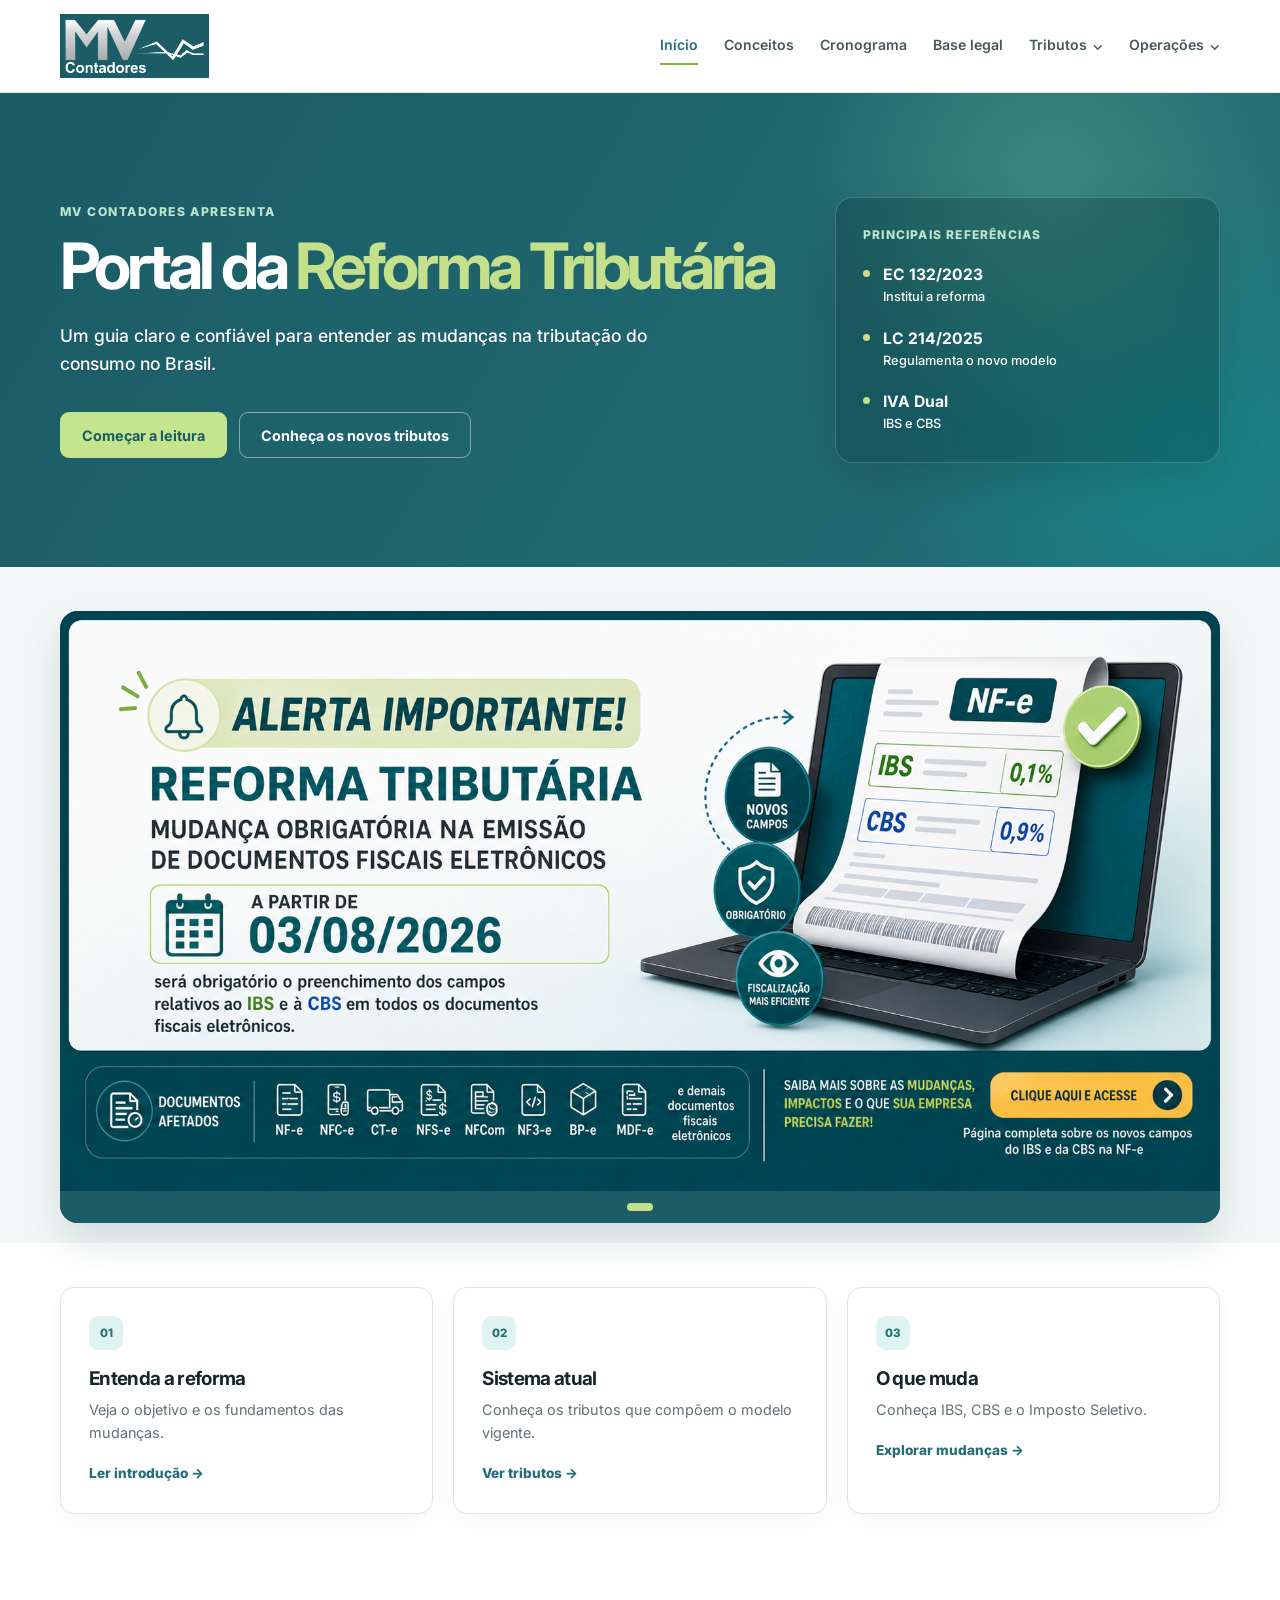
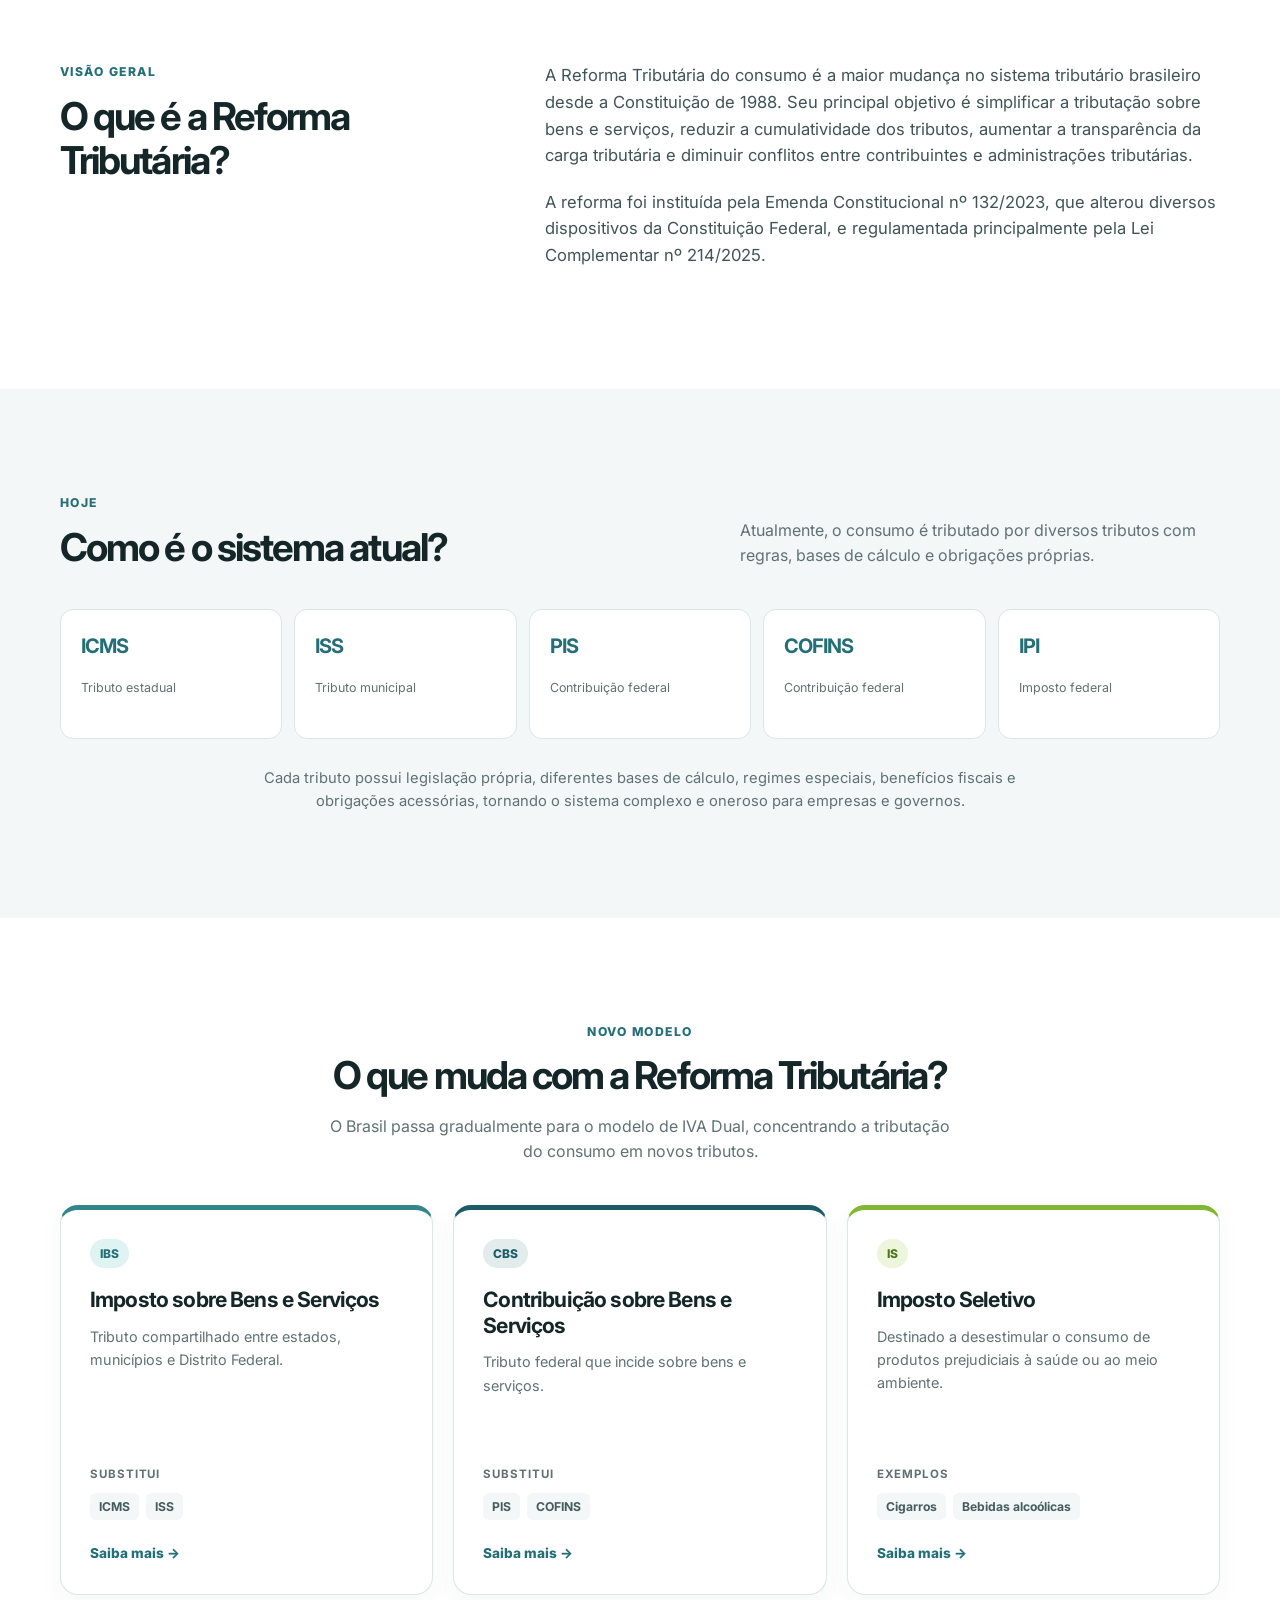
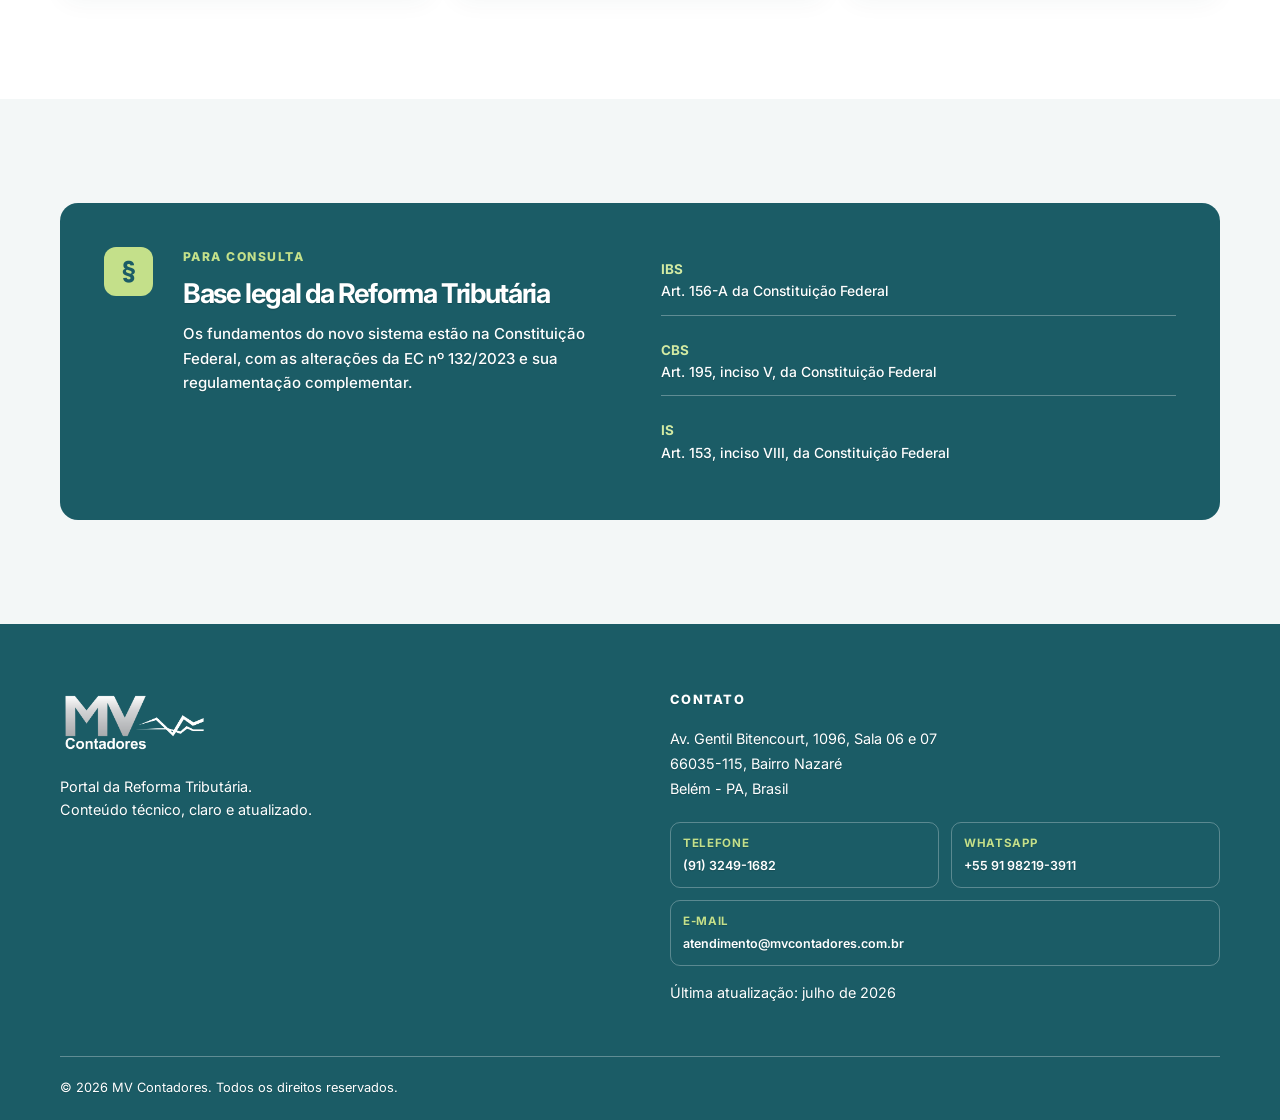
<file: index.html>
<!DOCTYPE html>
<html lang="pt-BR">
  <head>
    <meta charset="UTF-8" />
    <meta name="viewport" content="width=device-width, initial-scale=1.0" />
    <meta
      name="description"
      content="Portal da Reforma Tributária da MV Contadores."
    />
    <title>Portal da Reforma Tributária | MV Contadores</title>
    <link rel="preconnect" href="https://fonts.googleapis.com" />
    <link rel="preconnect" href="https://fonts.gstatic.com" crossorigin />
    <link
      href="https://fonts.googleapis.com/css2?family=Inter:wght@400;500;600;700;800&display=swap"
      rel="stylesheet"
    />
    <link rel="stylesheet" href="style.css" />
  </head>
  <body>
    <a class="skip-link" href="#conteudo">Pular para o conteúdo</a>

    <!-- CABEÇALHO: edite os links do menu conforme as páginas do portal. -->
    <header class="site-header">
      <div class="container header-content">
        <a class="brand" href="#inicio" aria-label="MV Contadores - Página inicial">
          <!-- LOGO: arquivo em IMG/logo-escritorio.png. -->
          <img class="brand-logo" src="IMG/logo-escritorio.png" alt="Logo do escritório" onerror="this.style.display='none';this.nextElementSibling.style.display='inline'" />
          <span class="brand-name logo-fallback">Logo do escritório</span>
        </a>

        <button class="menu-toggle" type="button" aria-expanded="false" aria-controls="main-nav">
          <span class="sr-only">Abrir menu</span>
          <span></span><span></span><span></span>
        </button>

        <!-- MENU: os links abaixo apontam para as páginas atuais do Google Sites. -->
        <nav id="main-nav" class="main-nav" aria-label="Navegação principal">
          <a class="active" href="https://sites.google.com/mvcontadores.com.br/mvreformatributria/in%C3%ADcio">Início</a>
          <a href="conceitos.html">Conceitos</a>
          <a href="https://sites.google.com/mvcontadores.com.br/mvreformatributria/cronograma-da-reforma-tribut%C3%A1ria">Cronograma</a>
          <a href="base-legal.html">Base legal</a>
          <details class="nav-dropdown">
            <summary>Tributos</summary>
            <div class="dropdown-menu">
              <a href="ibs.html">IBS</a>
              <a href="cbs.html">CBS</a>
              <a href="is.html">IS</a>
              <a href="https://sites.google.com/mvcontadores.com.br/mvreformatributria/base-de-c%C3%A1lculo-do-ibs-e-da-cbs">Base de cálculo</a>
              <a href="https://sites.google.com/mvcontadores.com.br/mvreformatributria/incid%C3%AAncia-e-n%C3%A3o-incid%C3%AAncia">Incidência e não incidência</a>
            </div>
          </details>
          <details class="nav-dropdown">
            <summary>Operações</summary>
            <div class="dropdown-menu">
              <a href="https://sites.google.com/mvcontadores.com.br/mvreformatributria/split-payment">Split Payment</a>
              <a href="https://sites.google.com/mvcontadores.com.br/mvreformatributria/regras-operacionais-especiais">Regras operacionais especiais</a>
              <a href="https://sites.google.com/mvcontadores.com.br/mvreformatributria/regimes-diferenciados">Regimes diferenciados</a>
              <a href="https://sites.google.com/mvcontadores.com.br/mvreformatributria/novos-elementos-nf-e">Novos elementos NF-e</a>
            </div>
          </details>
        </nav>
      </div>
    </header>

    <main id="conteudo">
      <!-- HERO: título, chamada e botões podem ser alterados aqui. -->
      <section id="inicio" class="hero">
        <div class="container hero-grid">
          <div class="hero-copy">
            <p class="eyebrow">MV Contadores apresenta</p>
            <h1>Portal da <span>Reforma Tributária</span></h1>
            <p class="hero-text">
              Um guia claro e confiável para entender as mudanças na tributação do consumo no Brasil.
            </p>
            <div class="hero-actions">
              <a class="button button-primary" href="#reforma">Começar a leitura</a>
              <a class="button button-secondary" href="#mudancas">Conheça os novos tributos</a>
            </div>
          </div>
          <aside class="hero-panel" aria-label="Informações principais">
            <p class="panel-label">Principais referências</p>
            <div class="reference-list">
              <a class="reference-item" href="https://www.planalto.gov.br/ccivil_03/constituicao/emendas/emc/emc132.htm" target="_blank" rel="noopener noreferrer"><span class="reference-dot"></span><strong>EC 132/2023</strong><small>Institui a reforma</small></a>
              <a class="reference-item" href="https://www.planalto.gov.br/ccivil_03/leis/lcp/lcp214.htm" target="_blank" rel="noopener noreferrer"><span class="reference-dot"></span><strong>LC 214/2025</strong><small>Regulamenta o novo modelo</small></a>
              <a class="reference-item" href="https://www.thomsonreuters.com.br/pt/reforma-tributaria/iva-dual.html" target="_blank" rel="noopener noreferrer"><span class="reference-dot"></span><strong>IVA Dual</strong><small>IBS e CBS</small></a>
            </div>
          </aside>
        </div>
      </section>

      <!-- BANNERS: para adicionar um novo banner, copie o bloco .carousel-slide abaixo. -->
      <section class="banner-section" aria-label="Destaques do portal">
        <div class="container">
          <div class="banner-carousel" data-carousel>
            <div class="carousel-track">
              <a class="carousel-slide is-active" href="https://sites.google.com/mvcontadores.com.br/mvreformatributria/novos-elementos-nf-e" aria-label="Saiba mais sobre os novos elementos da NF-e">
                <img src="IMG/AlertaNFE.png" alt="Alerta importante: mudança obrigatória na emissão de documentos fiscais eletrônicos a partir de 3 de agosto de 2026." />
              </a>
            </div>
            <div class="carousel-controls" aria-label="Navegação dos banners">
              <button class="carousel-dot is-active" type="button" aria-label="Banner 1" aria-current="true"></button>
            </div>
          </div>
        </div>
      </section>

      <!-- CARDS INTRODUTÓRIOS: reutilize a classe "info-card" em novos destaques. -->
      <section class="quick-links section-sm" aria-label="Acessos rápidos">
        <div class="container cards-grid cards-grid-3">
          <a class="info-card" href="#reforma">
            <span class="card-icon">01</span><h2>Entenda a reforma</h2>
            <p>Veja o objetivo e os fundamentos das mudanças.</p><span class="card-link">Ler introdução →</span>
          </a>
          <a class="info-card" href="#sistema-atual">
            <span class="card-icon">02</span><h2>Sistema atual</h2>
            <p>Conheça os tributos que compõem o modelo vigente.</p><span class="card-link">Ver tributos →</span>
          </a>
          <a class="info-card" href="#mudancas">
            <span class="card-icon">03</span><h2>O que muda</h2>
            <p>Conheça IBS, CBS e o Imposto Seletivo.</p><span class="card-link">Explorar mudanças →</span>
          </a>
        </div>
      </section>

      <!-- SEÇÃO EDITÁVEL: texto principal de apresentação. -->
      <section id="reforma" class="section">
        <div class="container content-grid">
          <div>
            <p class="eyebrow">Visão geral</p>
            <h2>O que é a Reforma Tributária?</h2>
          </div>
          <div class="prose">
            <p>A Reforma Tributária do consumo é a maior mudança no sistema tributário brasileiro desde a Constituição de 1988. Seu principal objetivo é simplificar a tributação sobre bens e serviços, reduzir a cumulatividade dos tributos, aumentar a transparência da carga tributária e diminuir conflitos entre contribuintes e administrações tributárias.</p>
            <p>A reforma foi instituída pela Emenda Constitucional nº 132/2023, que alterou diversos dispositivos da Constituição Federal, e regulamentada principalmente pela Lei Complementar nº 214/2025.</p>
          </div>
        </div>
      </section>

      <!-- SISTEMA ATUAL: cada cartão é um componente reutilizável (.tax-card). -->
      <section id="sistema-atual" class="section section-muted">
        <div class="container">
          <div class="section-heading">
            <div><p class="eyebrow">Hoje</p><h2>Como é o sistema atual?</h2></div>
            <p>Atualmente, o consumo é tributado por diversos tributos com regras, bases de cálculo e obrigações próprias.</p>
          </div>
          <div class="tax-grid">
            <article class="tax-card"><strong>ICMS</strong><span>Tributo estadual</span></article>
            <article class="tax-card"><strong>ISS</strong><span>Tributo municipal</span></article>
            <article class="tax-card"><strong>PIS</strong><span>Contribuição federal</span></article>
            <article class="tax-card"><strong>COFINS</strong><span>Contribuição federal</span></article>
            <article class="tax-card"><strong>IPI</strong><span>Imposto federal</span></article>
          </div>
          <p class="section-note">Cada tributo possui legislação própria, diferentes bases de cálculo, regimes especiais, benefícios fiscais e obrigações acessórias, tornando o sistema complexo e oneroso para empresas e governos.</p>
        </div>
      </section>

      <!-- NOVOS TRIBUTOS: substitua os links # pelos endereços das páginas IBS, CBS e IS. -->
      <section id="mudancas" class="section">
        <div class="container">
          <div class="section-heading section-heading-centered">
            <div><p class="eyebrow">Novo modelo</p><h2>O que muda com a Reforma Tributária?</h2></div>
            <p>O Brasil passa gradualmente para o modelo de IVA Dual, concentrando a tributação do consumo em novos tributos.</p>
          </div>
          <div class="new-tax-grid">
            <a class="new-tax-card ibs" href="ibs.html">
              <span class="tax-tag">IBS</span><h3>Imposto sobre Bens e Serviços</h3><p>Tributo compartilhado entre estados, municípios e Distrito Federal.</p>
              <div class="replacement"><span>Substitui</span><strong>ICMS</strong><strong>ISS</strong></div><span class="card-link">Saiba mais →</span>
            </a>
            <a class="new-tax-card cbs" href="cbs.html">
              <span class="tax-tag">CBS</span><h3>Contribuição sobre Bens e Serviços</h3><p>Tributo federal que incide sobre bens e serviços.</p>
              <div class="replacement"><span>Substitui</span><strong>PIS</strong><strong>COFINS</strong></div><span class="card-link">Saiba mais →</span>
            </a>
            <a class="new-tax-card is" href="is.html">
              <span class="tax-tag">IS</span><h3>Imposto Seletivo</h3><p>Destinado a desestimular o consumo de produtos prejudiciais à saúde ou ao meio ambiente.</p>
              <div class="replacement"><span>Exemplos</span><strong>Cigarros</strong><strong>Bebidas alcoólicas</strong></div><span class="card-link">Saiba mais →</span>
            </a>
          </div>
        </div>
      </section>

      <!-- BASE LEGAL: adicione ou remova itens na lista abaixo quando necessário. -->
      <section id="base-legal" class="section section-muted">
        <div class="container legal-callout">
          <div class="legal-icon" aria-hidden="true">§</div>
          <div class="legal-copy"><p class="eyebrow">Para consulta</p><h2>Base legal da Reforma Tributária</h2><p>Os fundamentos do novo sistema estão na Constituição Federal, com as alterações da EC nº 132/2023 e sua regulamentação complementar.</p></div>
          <ul class="legal-list">
            <li><strong>IBS</strong><span>Art. 156-A da Constituição Federal</span></li>
            <li><strong>CBS</strong><span>Art. 195, inciso V, da Constituição Federal</span></li>
            <li><strong>IS</strong><span>Art. 153, inciso VIII, da Constituição Federal</span></li>
          </ul>
        </div>
      </section>
    </main>

    <footer id="contato" class="site-footer" data-site-footer>
      <div class="container footer-content footer-contact-expanded">
        <div><a class="brand brand-footer" href="#inicio"><img class="brand-logo" src="IMG/logo-escritorio.png" alt="Logo do escritório" onerror="this.style.display='none';this.nextElementSibling.style.display='inline'" /><span class="brand-name logo-fallback">Logo do escritório</span></a><p>Portal da Reforma Tributária.<br />Conteúdo técnico, claro e atualizado.</p></div>
        <div class="footer-contact"><p class="footer-title">Contato</p><p class="footer-address">Av. Gentil Bitencourt, 1096, Sala 06 e 07<br />66035-115, Bairro Nazaré<br />Belém - PA, Brasil</p><div class="contact-links"><a href="tel:+559132491682"><strong>Telefone</strong><span>(91) 3249-1682</span></a><a href="https://wa.me/5591982193911?text=Ol%C3%A1%21%20Gostaria%20de%20falar%20com%20um%20especialista%20sobre%20os%20servi%C3%A7os%20cont%C3%A1beis%20da%20empresa." target="_blank" rel="noopener noreferrer"><strong>WhatsApp</strong><span>+55 91 98219-3911</span></a><a href="mailto:atendimento@mvcontadores.com.br"><strong>E-mail</strong><span>atendimento@mvcontadores.com.br</span></a></div><p class="footer-update">Última atualização: julho de 2026</p></div>
      </div>
      <div class="container footer-bottom">© 2026 MV Contadores. Todos os direitos reservados.</div>
    </footer>

    <script src="footer.js"></script>
    <script>
      const toggle = document.querySelector('.menu-toggle');
      const nav = document.querySelector('.main-nav');
      toggle.addEventListener('click', () => {
        const isOpen = nav.classList.toggle('is-open');
        toggle.setAttribute('aria-expanded', isOpen);
      });

      // Menus suspensos: somente um pode ficar aberto por vez.
      const dropdowns = [...document.querySelectorAll('.nav-dropdown')];
      dropdowns.forEach((dropdown) => {
        dropdown.addEventListener('toggle', () => {
          if (!dropdown.open) return;
          dropdowns.forEach((otherDropdown) => {
            if (otherDropdown !== dropdown) otherDropdown.open = false;
          });
        });
      });
      document.addEventListener('click', (event) => {
        if (!event.target.closest('.nav-dropdown')) {
          dropdowns.forEach((dropdown) => { dropdown.open = false; });
        }
      });
      nav.querySelectorAll('.dropdown-menu a').forEach((link) => {
        link.addEventListener('click', () => {
          dropdowns.forEach((dropdown) => { dropdown.open = false; });
        });
      });

      // Carrossel: ao adicionar novos .carousel-slide, os banners alternam automaticamente.
      document.querySelectorAll('[data-carousel]').forEach((carousel) => {
        const slides = [...carousel.querySelectorAll('.carousel-slide')];
        const controls = carousel.querySelector('.carousel-controls');
        let dots = [...carousel.querySelectorAll('.carousel-dot')];
        while (dots.length < slides.length) {
          const dot = document.createElement('button');
          dot.className = 'carousel-dot';
          dot.type = 'button';
          dot.setAttribute('aria-label', `Banner ${dots.length + 1}`);
          controls.appendChild(dot);
          dots = [...carousel.querySelectorAll('.carousel-dot')];
        }
        if (slides.length < 2) return;
        let current = 0;
        const showSlide = (index) => {
          slides[current].classList.remove('is-active');
          dots[current].classList.remove('is-active');
          dots[current].removeAttribute('aria-current');
          current = index;
          slides[current].classList.add('is-active');
          dots[current].classList.add('is-active');
          dots[current].setAttribute('aria-current', 'true');
        };
        dots.forEach((dot, index) => dot.addEventListener('click', () => showSlide(index)));
        setInterval(() => showSlide((current + 1) % slides.length), 6000);
      });
    </script>
  </body>
</html>
</file>
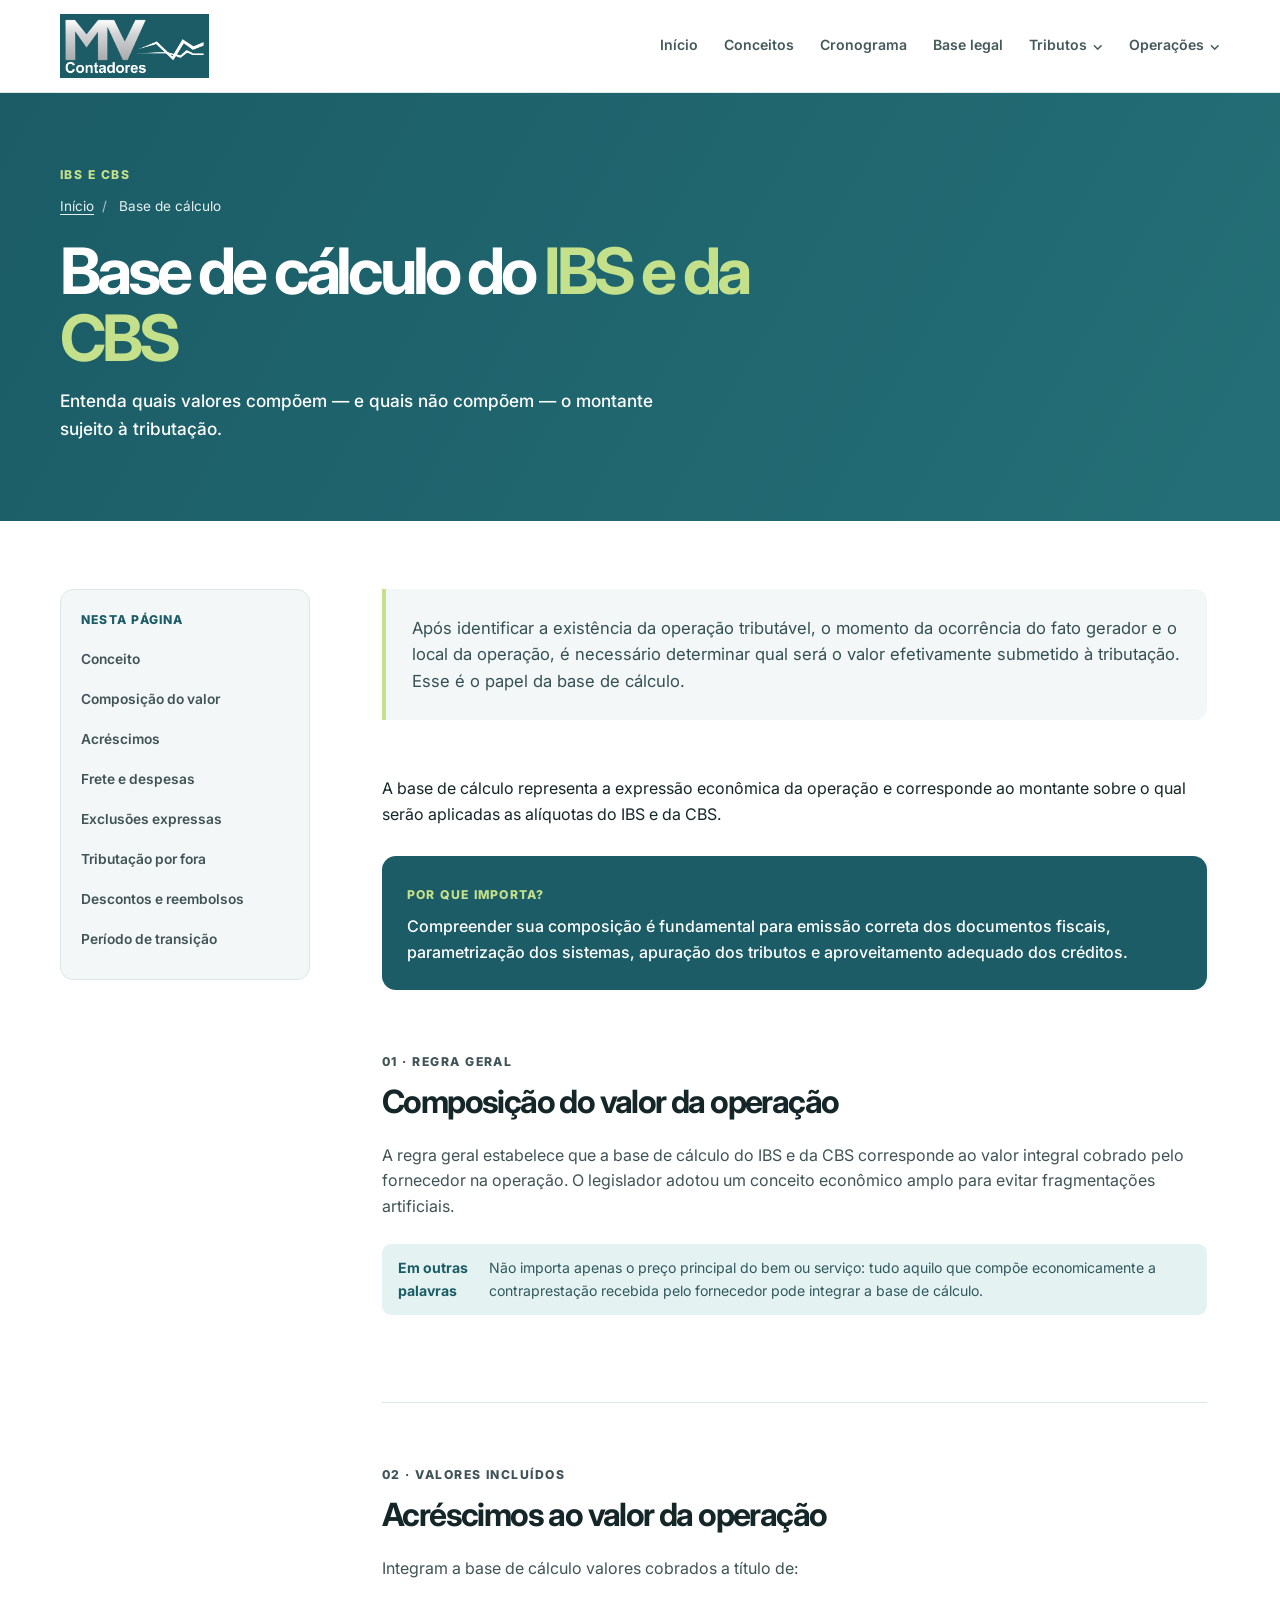
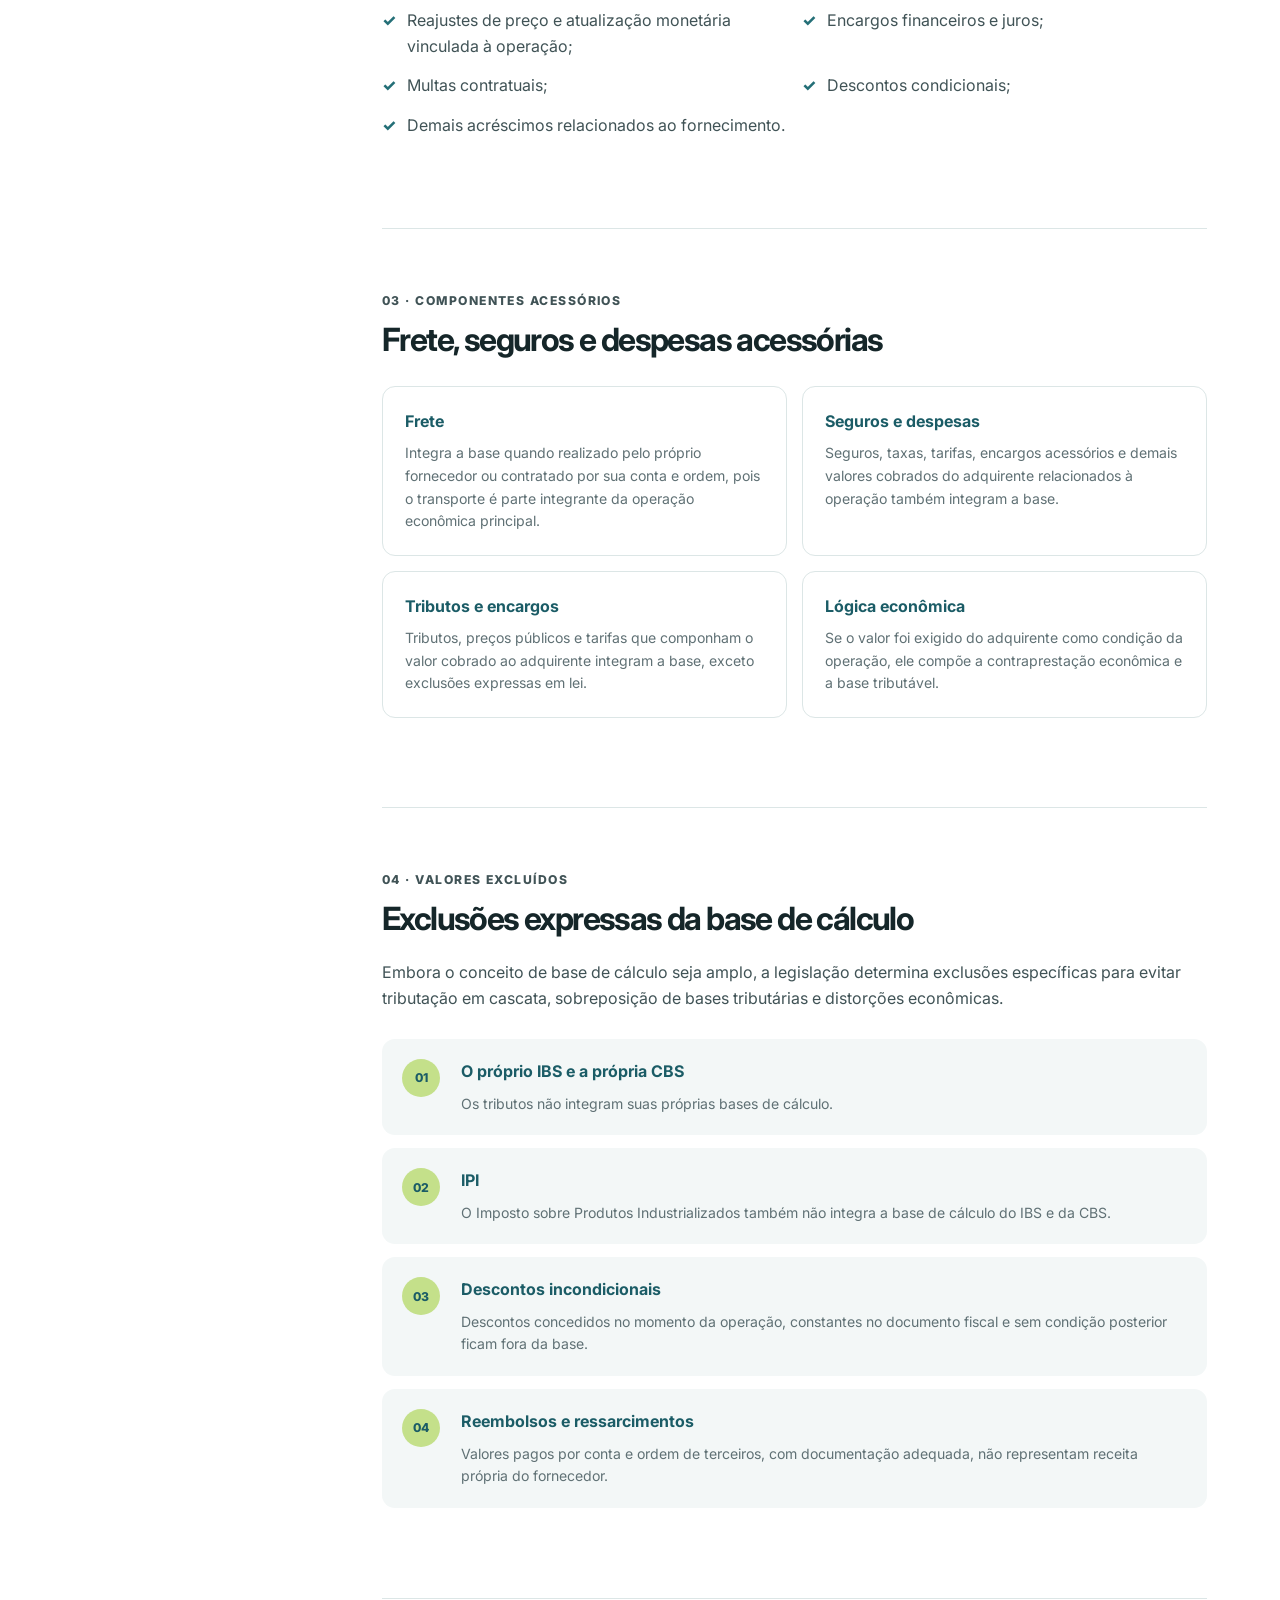
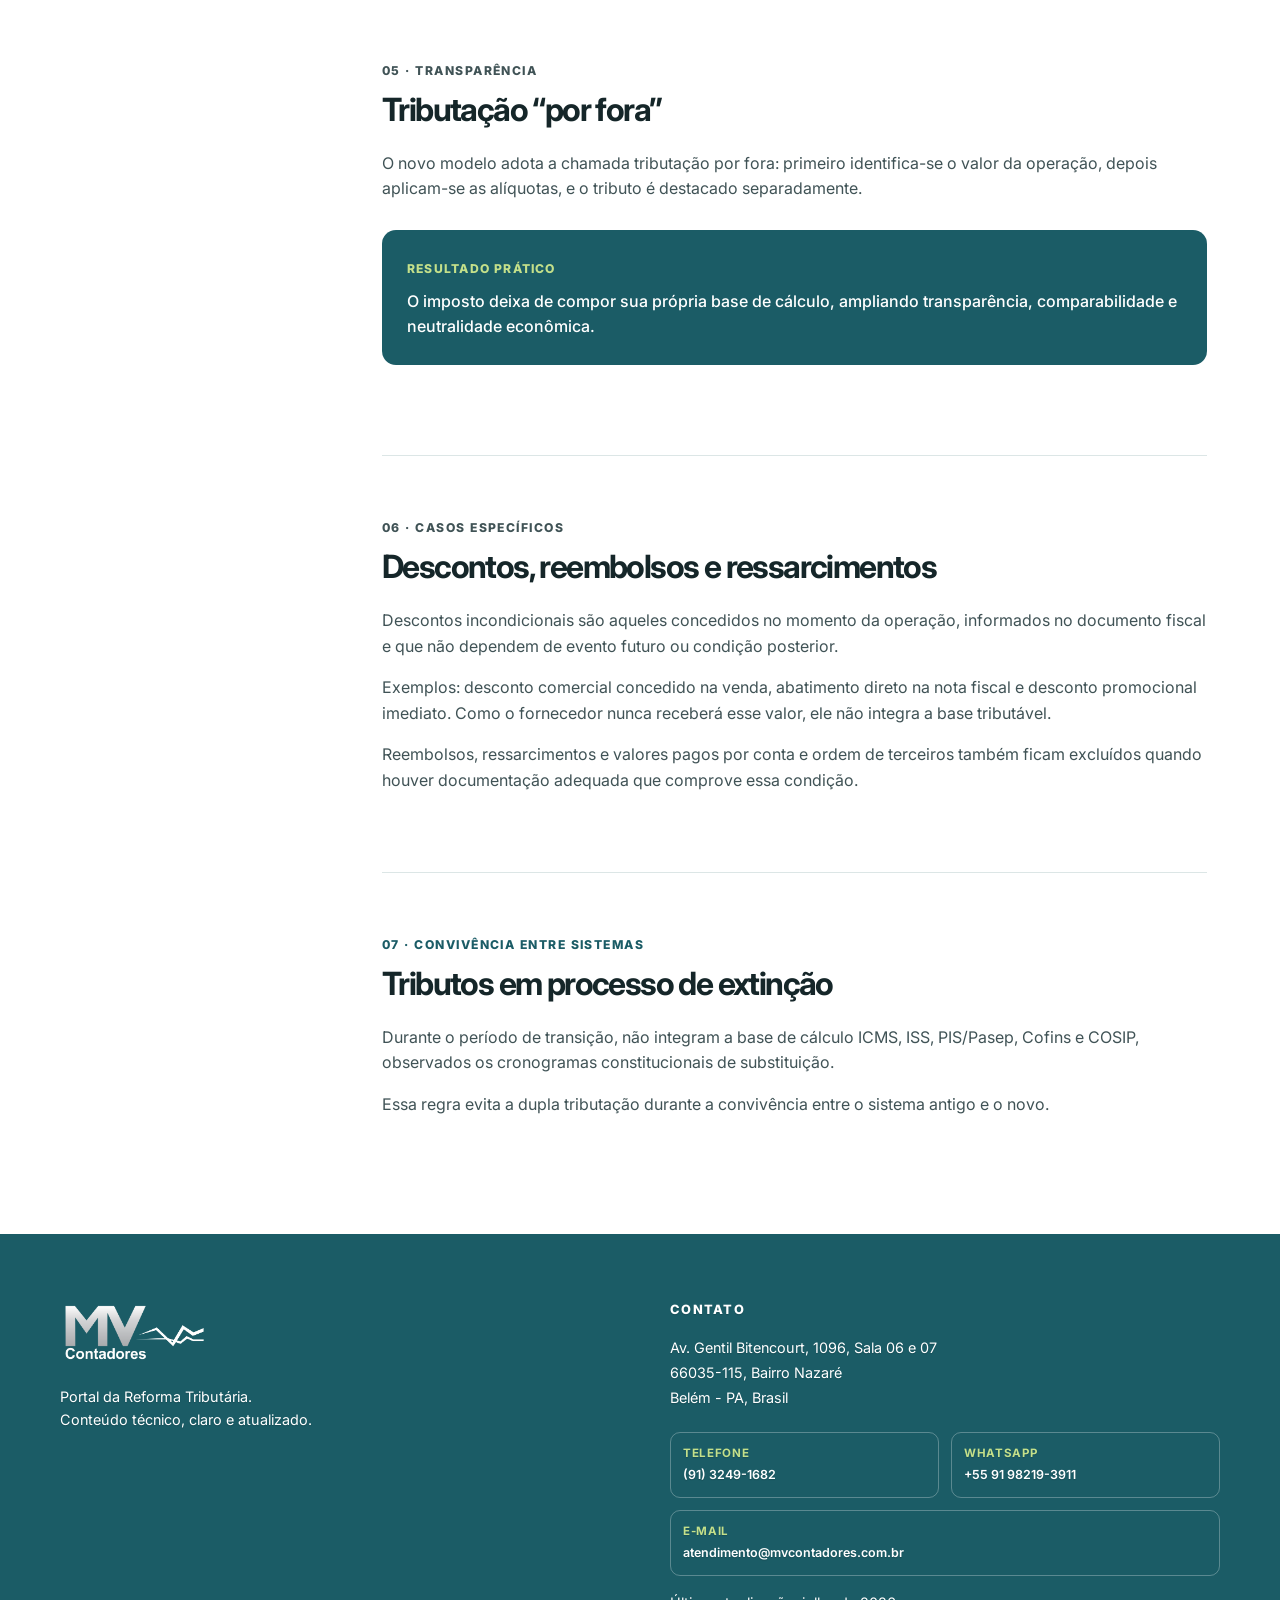
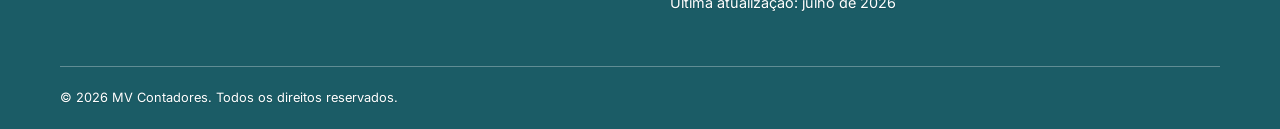
<file: base-calculo.html>
<!DOCTYPE html>
<html lang="pt-BR">
<head><meta charset="UTF-8" /><meta name="viewport" content="width=device-width, initial-scale=1.0" /><meta name="description" content="Base de cálculo do IBS e da CBS." /><title>Base de Cálculo do IBS e da CBS | MV Contadores</title><link rel="preconnect" href="https://fonts.googleapis.com" /><link rel="preconnect" href="https://fonts.gstatic.com" crossorigin /><link href="https://fonts.googleapis.com/css2?family=Inter:wght@400;500;600;700;800&display=swap" rel="stylesheet" /><link rel="stylesheet" href="style.css" /></head>
<body><a class="skip-link" href="#conteudo">Pular para o conteúdo</a>
<header class="site-header"><div class="container header-content"><a class="brand" href="index.html"><img class="brand-logo" src="IMG/logo-escritorio.png" alt="Logo do escritório" onerror="this.style.display='none';this.nextElementSibling.style.display='inline'" /><span class="brand-name logo-fallback">Logo do escritório</span></a><button class="menu-toggle" type="button" aria-expanded="false" aria-controls="main-nav"><span class="sr-only">Abrir menu</span><span></span><span></span><span></span></button><nav id="main-nav" class="main-nav" aria-label="Navegação principal"><a href="index.html">Início</a><a href="conceitos.html">Conceitos</a><a href="https://sites.google.com/mvcontadores.com.br/mvreformatributria/cronograma-da-reforma-tribut%C3%A1ria">Cronograma</a><a href="base-legal.html">Base legal</a><details class="nav-dropdown"><summary>Tributos</summary><div class="dropdown-menu"><a href="ibs.html">IBS</a><a href="cbs.html">CBS</a><a href="is.html">IS</a><a class="active" href="base-calculo.html">Base de cálculo</a><a href="https://sites.google.com/mvcontadores.com.br/mvreformatributria/incid%C3%AAncia-e-n%C3%A3o-incid%C3%AAncia">Incidência e não incidência</a></div></details><details class="nav-dropdown"><summary>Operações</summary><div class="dropdown-menu"><a href="https://sites.google.com/mvcontadores.com.br/mvreformatributria/split-payment">Split Payment</a><a href="https://sites.google.com/mvcontadores.com.br/mvreformatributria/regras-operacionais-especiais">Regras operacionais especiais</a><a href="https://sites.google.com/mvcontadores.com.br/mvreformatributria/regimes-diferenciados">Regimes diferenciados</a><a href="https://sites.google.com/mvcontadores.com.br/mvreformatributria/novos-elementos-nf-e">Novos elementos NF-e</a></div></details></nav></div></header>
<main id="conteudo"><section class="page-hero"><div class="container"><p class="eyebrow">IBS e CBS</p><p class="breadcrumb"><a href="index.html">Início</a><span>/</span> Base de cálculo</p><h1>Base de cálculo do <span>IBS e da CBS</span></h1><p>Entenda quais valores compõem — e quais não compõem — o montante sujeito à tributação.</p></div></section>
<section class="section tax-page"><div class="container tax-page-grid"><aside class="concepts-index" aria-label="Nesta página"><p>Nesta página</p><a href="#conceito">Conceito</a><a href="#composicao">Composição do valor</a><a href="#acrescimos">Acréscimos</a><a href="#frete">Frete e despesas</a><a href="#exclusoes">Exclusões expressas</a><a href="#por-fora">Tributação por fora</a><a href="#descontos">Descontos e reembolsos</a><a href="#transicao">Período de transição</a></aside><article class="article-content tax-article">
<section id="conceito"><p class="article-intro">Após identificar a existência da operação tributável, o momento da ocorrência do fato gerador e o local da operação, é necessário determinar qual será o valor efetivamente submetido à tributação. Esse é o papel da base de cálculo.</p><p>A base de cálculo representa a expressão econômica da operação e corresponde ao montante sobre o qual serão aplicadas as alíquotas do IBS e da CBS.</p><div class="tax-highlight"><span>Por que importa?</span><p>Compreender sua composição é fundamental para emissão correta dos documentos fiscais, parametrização dos sistemas, apuração dos tributos e aproveitamento adequado dos créditos.</p></div></section>
<section id="composicao" class="tax-section"><p class="eyebrow">01 · Regra geral</p><h2>Composição do valor da operação</h2><p>A regra geral estabelece que a base de cálculo do IBS e da CBS corresponde ao valor integral cobrado pelo fornecedor na operação. O legislador adotou um conceito econômico amplo para evitar fragmentações artificiais.</p><div class="legal-inline"><strong>Em outras palavras</strong><span>Não importa apenas o preço principal do bem ou serviço: tudo aquilo que compõe economicamente a contraprestação recebida pelo fornecedor pode integrar a base de cálculo.</span></div></section>
<section id="acrescimos" class="tax-section"><p class="eyebrow">02 · Valores incluídos</p><h2>Acréscimos ao valor da operação</h2><p>Integram a base de cálculo valores cobrados a título de:</p><ul class="feature-list tax-list"><li>Reajustes de preço e atualização monetária vinculada à operação;</li><li>Encargos financeiros e juros;</li><li>Multas contratuais;</li><li>Descontos condicionais;</li><li>Demais acréscimos relacionados ao fornecimento.</li></ul></section>
<section id="frete" class="tax-section"><p class="eyebrow">03 · Componentes acessórios</p><h2>Frete, seguros e despesas acessórias</h2><div class="definition-grid"><article><h3>Frete</h3><p>Integra a base quando realizado pelo próprio fornecedor ou contratado por sua conta e ordem, pois o transporte é parte integrante da operação econômica principal.</p></article><article><h3>Seguros e despesas</h3><p>Seguros, taxas, tarifas, encargos acessórios e demais valores cobrados do adquirente relacionados à operação também integram a base.</p></article><article><h3>Tributos e encargos</h3><p>Tributos, preços públicos e tarifas que componham o valor cobrado ao adquirente integram a base, exceto exclusões expressas em lei.</p></article><article><h3>Lógica econômica</h3><p>Se o valor foi exigido do adquirente como condição da operação, ele compõe a contraprestação econômica e a base tributável.</p></article></div></section>
<section id="exclusoes" class="tax-section"><p class="eyebrow">04 · Valores excluídos</p><h2>Exclusões expressas da base de cálculo</h2><p>Embora o conceito de base de cálculo seja amplo, a legislação determina exclusões específicas para evitar tributação em cascata, sobreposição de bases tributárias e distorções econômicas.</p><div class="numbered-list"><article><span>01</span><div><h3>O próprio IBS e a própria CBS</h3><p>Os tributos não integram suas próprias bases de cálculo.</p></div></article><article><span>02</span><div><h3>IPI</h3><p>O Imposto sobre Produtos Industrializados também não integra a base de cálculo do IBS e da CBS.</p></div></article><article><span>03</span><div><h3>Descontos incondicionais</h3><p>Descontos concedidos no momento da operação, constantes no documento fiscal e sem condição posterior ficam fora da base.</p></div></article><article><span>04</span><div><h3>Reembolsos e ressarcimentos</h3><p>Valores pagos por conta e ordem de terceiros, com documentação adequada, não representam receita própria do fornecedor.</p></div></article></div></section>
<section id="por-fora" class="tax-section"><p class="eyebrow">05 · Transparência</p><h2>Tributação “por fora”</h2><p>O novo modelo adota a chamada tributação por fora: primeiro identifica-se o valor da operação, depois aplicam-se as alíquotas, e o tributo é destacado separadamente.</p><div class="tax-highlight"><span>Resultado prático</span><p>O imposto deixa de compor sua própria base de cálculo, ampliando transparência, comparabilidade e neutralidade econômica.</p></div></section>
<section id="descontos" class="tax-section"><p class="eyebrow">06 · Casos específicos</p><h2>Descontos, reembolsos e ressarcimentos</h2><p>Descontos incondicionais são aqueles concedidos no momento da operação, informados no documento fiscal e que não dependem de evento futuro ou condição posterior.</p><p>Exemplos: desconto comercial concedido na venda, abatimento direto na nota fiscal e desconto promocional imediato. Como o fornecedor nunca receberá esse valor, ele não integra a base tributável.</p><p>Reembolsos, ressarcimentos e valores pagos por conta e ordem de terceiros também ficam excluídos quando houver documentação adequada que comprove essa condição.</p></section>
<section id="transicao" class="tax-section tax-conclusion"><p class="eyebrow">07 · Convivência entre sistemas</p><h2>Tributos em processo de extinção</h2><p>Durante o período de transição, não integram a base de cálculo ICMS, ISS, PIS/Pasep, Cofins e COSIP, observados os cronogramas constitucionais de substituição.</p><p>Essa regra evita a dupla tributação durante a convivência entre o sistema antigo e o novo.</p></section>
</article></div></section></main>
<footer class="site-footer" data-site-footer></footer><script src="footer.js"></script><script>const toggle=document.querySelector('.menu-toggle'),nav=document.querySelector('.main-nav');toggle.addEventListener('click',()=>{const open=nav.classList.toggle('is-open');toggle.setAttribute('aria-expanded',open)});const dropdowns=[...document.querySelectorAll('.nav-dropdown')];dropdowns.forEach(dropdown=>dropdown.addEventListener('toggle',()=>{if(dropdown.open)dropdowns.forEach(other=>{if(other!==dropdown)other.open=false})}));document.addEventListener('click',event=>{if(!event.target.closest('.nav-dropdown'))dropdowns.forEach(dropdown=>dropdown.open=false)});</script>
</body></html>
</file>
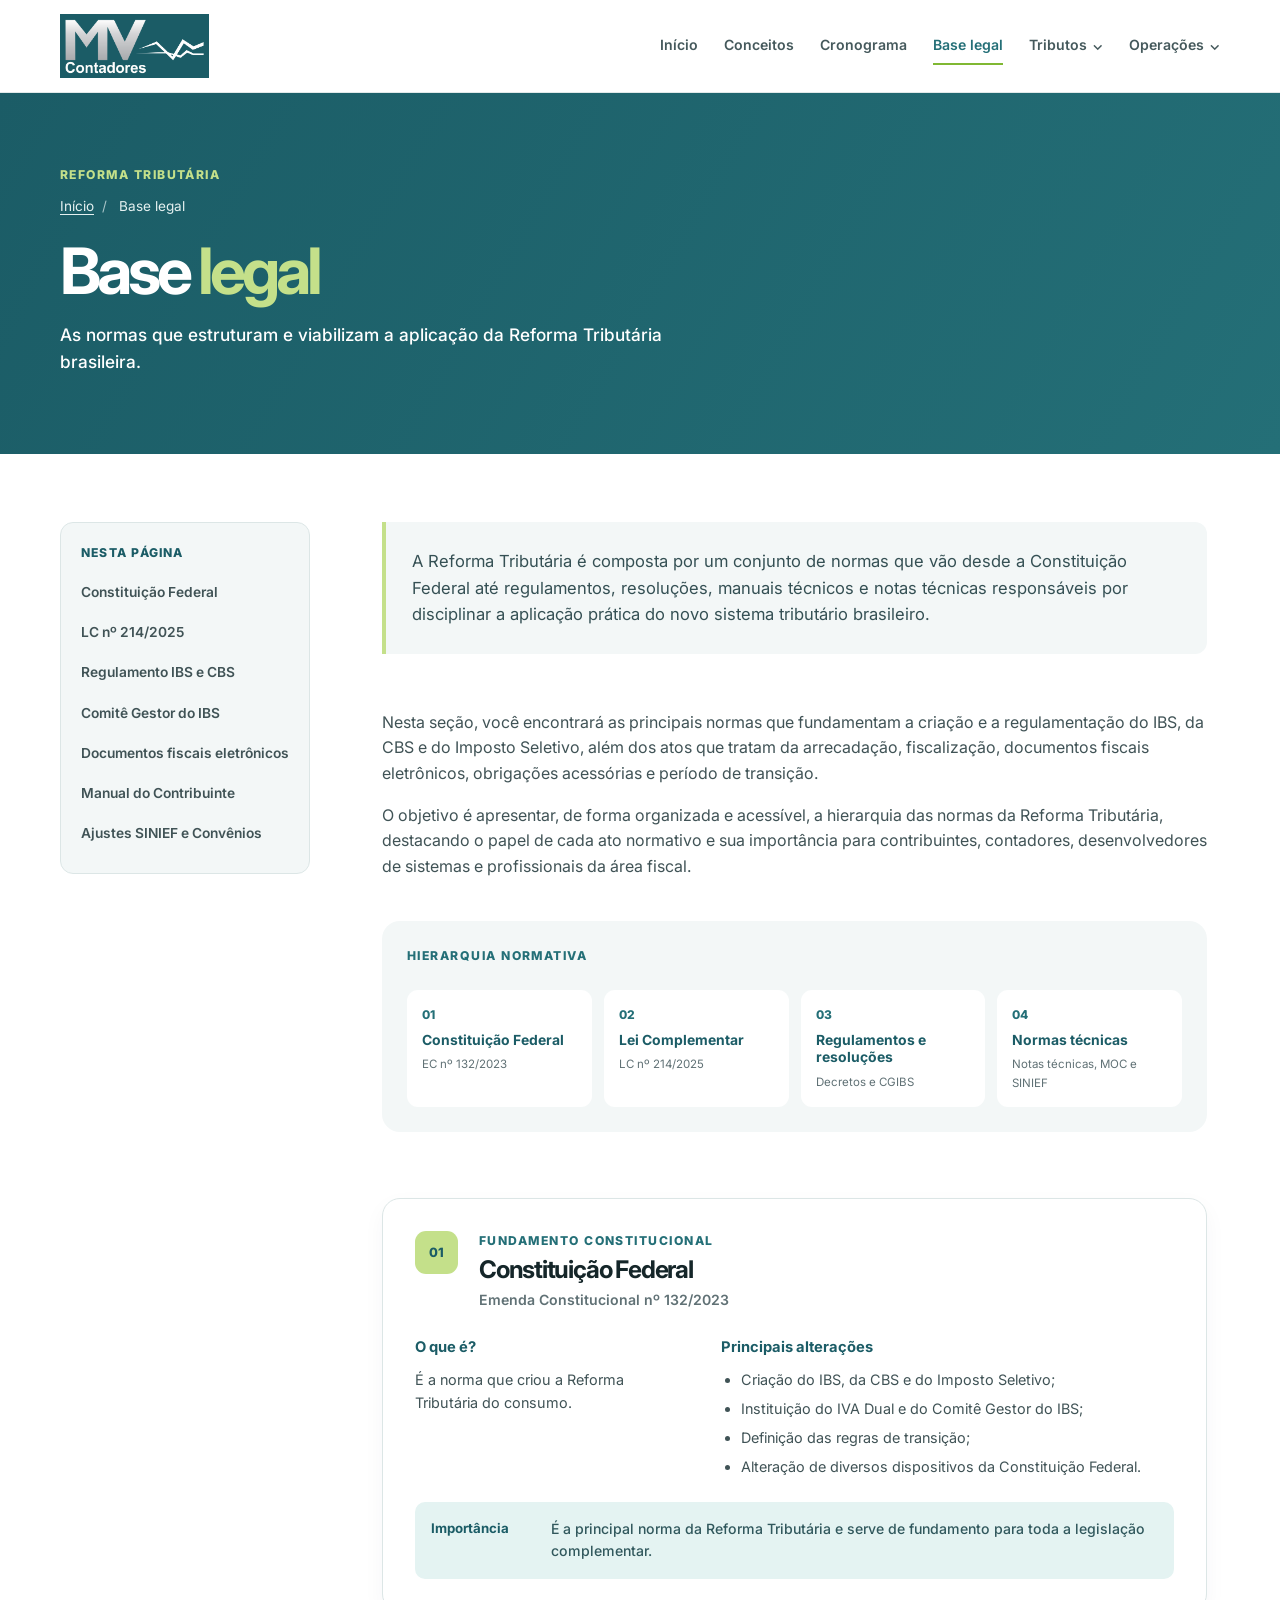
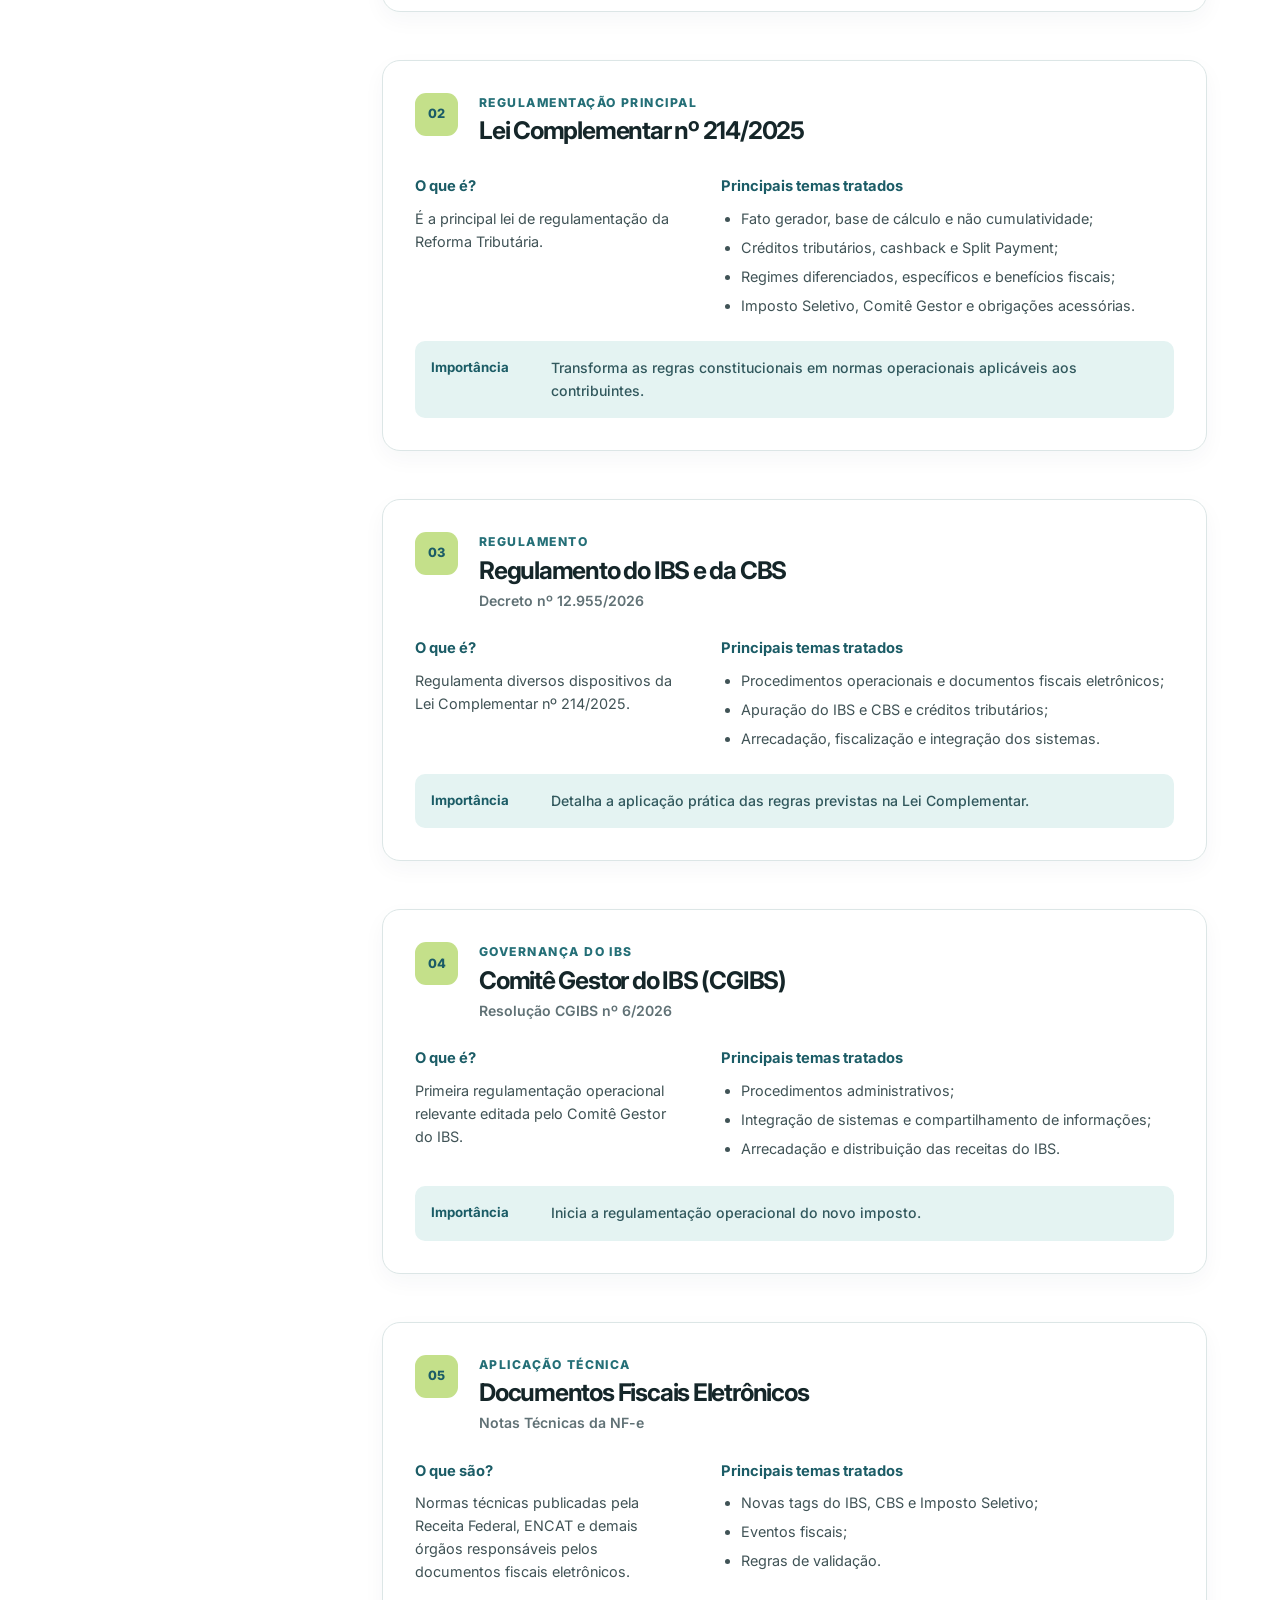
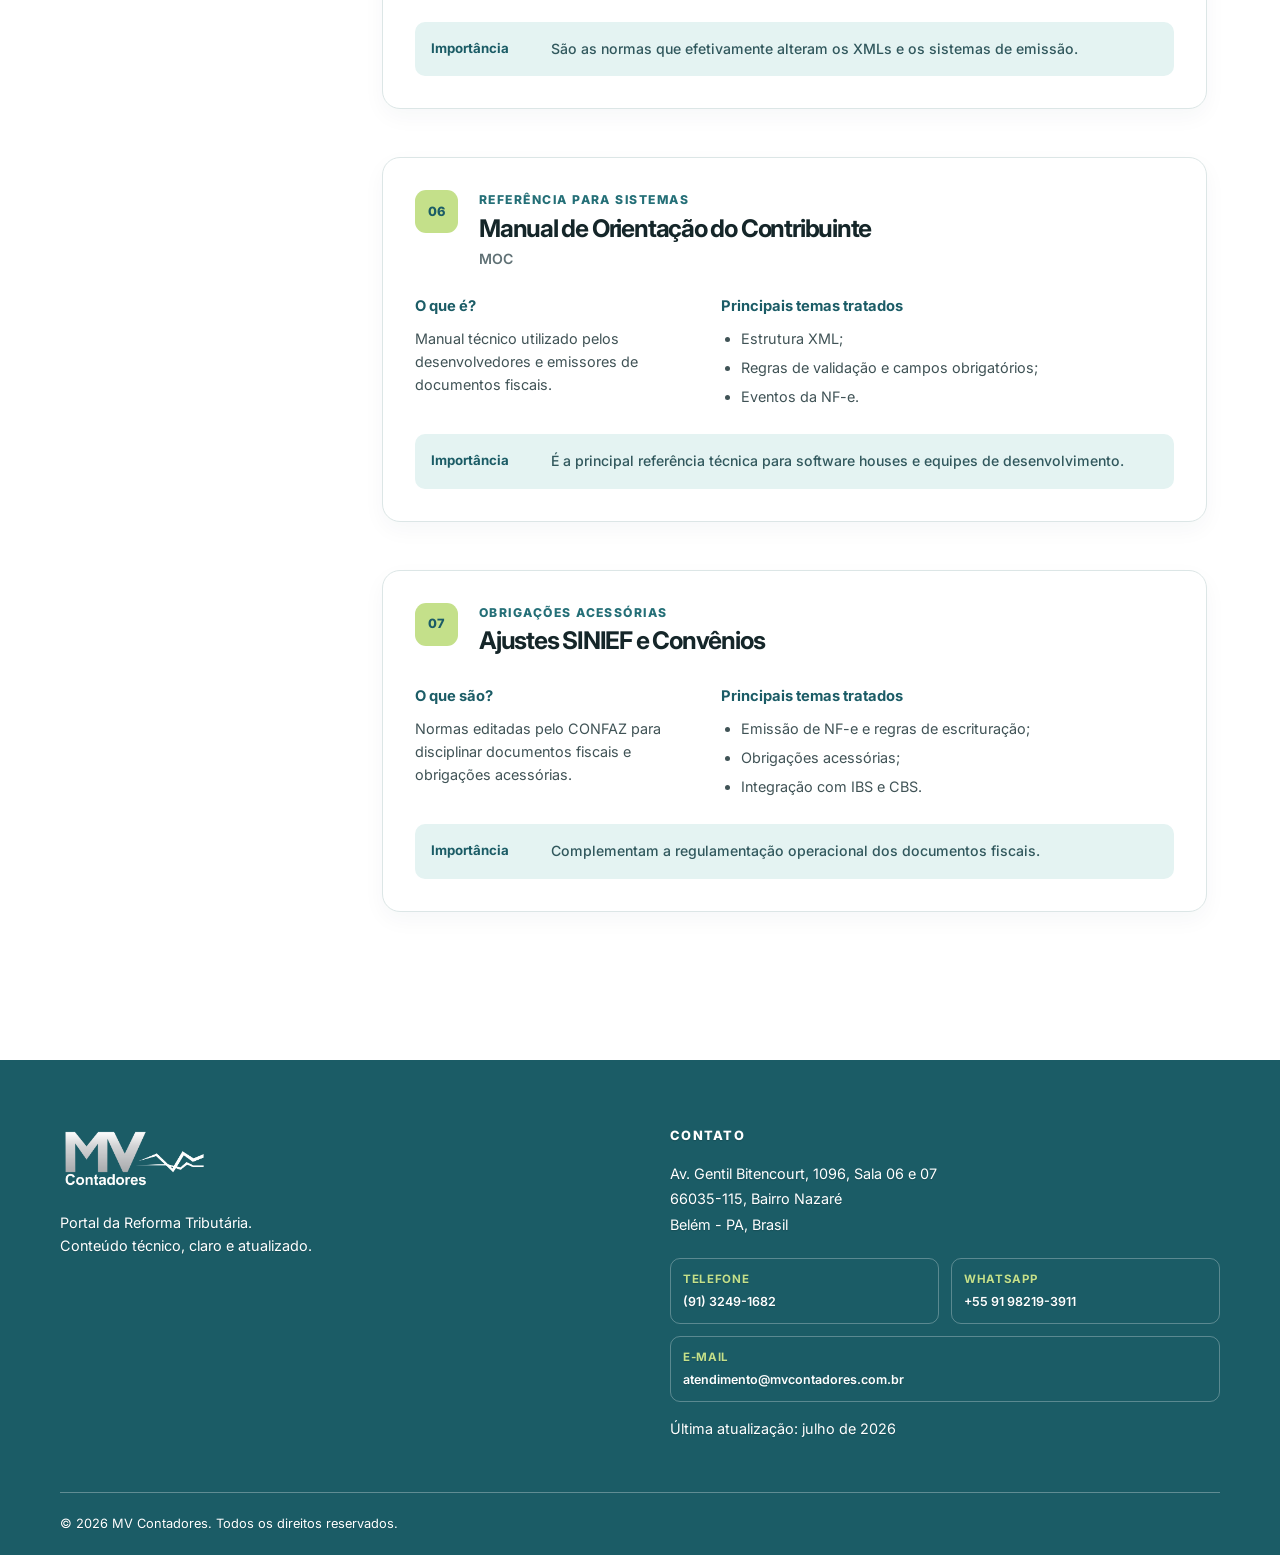
<file: base-legal.html>
<!DOCTYPE html>
<html lang="pt-BR">
  <head>
    <meta charset="UTF-8" /><meta name="viewport" content="width=device-width, initial-scale=1.0" />
    <meta name="description" content="Base legal da Reforma Tributária brasileira." />
    <title>Base Legal | MV Contadores</title>
    <link rel="preconnect" href="https://fonts.googleapis.com" /><link rel="preconnect" href="https://fonts.gstatic.com" crossorigin />
    <link href="https://fonts.googleapis.com/css2?family=Inter:wght@400;500;600;700;800&display=swap" rel="stylesheet" /><link rel="stylesheet" href="style.css" />
  </head>
  <body>
    <a class="skip-link" href="#conteudo">Pular para o conteúdo</a>
    <header class="site-header"><div class="container header-content"><a class="brand" href="index.html" aria-label="MV Contadores - Página inicial"><img class="brand-logo" src="IMG/logo-escritorio.png" alt="Logo do escritório" onerror="this.style.display='none';this.nextElementSibling.style.display='inline'" /><span class="brand-name logo-fallback">Logo do escritório</span></a><button class="menu-toggle" type="button" aria-expanded="false" aria-controls="main-nav"><span class="sr-only">Abrir menu</span><span></span><span></span><span></span></button><nav id="main-nav" class="main-nav" aria-label="Navegação principal"><a href="index.html">Início</a><a href="conceitos.html">Conceitos</a><a href="https://sites.google.com/mvcontadores.com.br/mvreformatributria/cronograma-da-reforma-tribut%C3%A1ria">Cronograma</a><a class="active" href="base-legal.html">Base legal</a><details class="nav-dropdown"><summary>Tributos</summary><div class="dropdown-menu"><a href="https://sites.google.com/mvcontadores.com.br/mvreformatributria/ibs">IBS</a><a href="https://sites.google.com/mvcontadores.com.br/mvreformatributria/cbs">CBS</a><a href="https://sites.google.com/mvcontadores.com.br/mvreformatributria/is">IS</a><a href="https://sites.google.com/mvcontadores.com.br/mvreformatributria/base-de-c%C3%A1lculo-do-ibs-e-da-cbs">Base de cálculo</a><a href="https://sites.google.com/mvcontadores.com.br/mvreformatributria/incid%C3%AAncia-e-n%C3%A3o-incid%C3%AAncia">Incidência e não incidência</a></div></details><details class="nav-dropdown"><summary>Operações</summary><div class="dropdown-menu"><a href="https://sites.google.com/mvcontadores.com.br/mvreformatributria/split-payment">Split Payment</a><a href="https://sites.google.com/mvcontadores.com.br/mvreformatributria/regras-operacionais-especiais">Regras operacionais especiais</a><a href="https://sites.google.com/mvcontadores.com.br/mvreformatributria/regimes-diferenciados">Regimes diferenciados</a><a href="https://sites.google.com/mvcontadores.com.br/mvreformatributria/novos-elementos-nf-e">Novos elementos NF-e</a></div></details></nav></div></header>
    <main id="conteudo">
      <section class="page-hero"><div class="container"><p class="eyebrow">Reforma Tributária</p><p class="breadcrumb"><a href="index.html">Início</a><span>/</span> Base legal</p><h1>Base <span>legal</span></h1><p>As normas que estruturam e viabilizam a aplicação da Reforma Tributária brasileira.</p></div></section>
      <section class="section legal-page"><div class="container legal-page-grid"><aside class="concepts-index" aria-label="Nesta página"><p>Nesta página</p><a href="#constituicao">Constituição Federal</a><a href="#lc214">LC nº 214/2025</a><a href="#decreto">Regulamento IBS e CBS</a><a href="#cgibs">Comitê Gestor do IBS</a><a href="#dfe">Documentos fiscais eletrônicos</a><a href="#moc">Manual do Contribuinte</a><a href="#sinief">Ajustes SINIEF e Convênios</a></aside><article class="article-content legal-article"><p class="article-intro">A Reforma Tributária é composta por um conjunto de normas que vão desde a Constituição Federal até regulamentos, resoluções, manuais técnicos e notas técnicas responsáveis por disciplinar a aplicação prática do novo sistema tributário brasileiro.</p><p>Nesta seção, você encontrará as principais normas que fundamentam a criação e a regulamentação do IBS, da CBS e do Imposto Seletivo, além dos atos que tratam da arrecadação, fiscalização, documentos fiscais eletrônicos, obrigações acessórias e período de transição.</p><p>O objetivo é apresentar, de forma organizada e acessível, a hierarquia das normas da Reforma Tributária, destacando o papel de cada ato normativo e sua importância para contribuintes, contadores, desenvolvedores de sistemas e profissionais da área fiscal.</p>
        <div class="norms-overview" aria-label="Hierarquia das normas"><p class="eyebrow">Hierarquia normativa</p><div><span>01</span><strong>Constituição Federal</strong><small>EC nº 132/2023</small></div><div><span>02</span><strong>Lei Complementar</strong><small>LC nº 214/2025</small></div><div><span>03</span><strong>Regulamentos e resoluções</strong><small>Decretos e CGIBS</small></div><div><span>04</span><strong>Normas técnicas</strong><small>Notas técnicas, MOC e SINIEF</small></div></div>
        <section id="constituicao" class="legal-record"><div class="record-heading"><span>01</span><div><p class="eyebrow">Fundamento constitucional</p><h2>Constituição Federal</h2><p class="record-subtitle">Emenda Constitucional nº 132/2023</p></div></div><div class="record-columns"><div><h3>O que é?</h3><p>É a norma que criou a Reforma Tributária do consumo.</p></div><div><h3>Principais alterações</h3><ul><li>Criação do IBS, da CBS e do Imposto Seletivo;</li><li>Instituição do IVA Dual e do Comitê Gestor do IBS;</li><li>Definição das regras de transição;</li><li>Alteração de diversos dispositivos da Constituição Federal.</li></ul></div></div><div class="importance"><strong>Importância</strong><p>É a principal norma da Reforma Tributária e serve de fundamento para toda a legislação complementar.</p></div></section>
        <section id="lc214" class="legal-record"><div class="record-heading"><span>02</span><div><p class="eyebrow">Regulamentação principal</p><h2>Lei Complementar nº 214/2025</h2></div></div><div class="record-columns"><div><h3>O que é?</h3><p>É a principal lei de regulamentação da Reforma Tributária.</p></div><div><h3>Principais temas tratados</h3><ul><li>Fato gerador, base de cálculo e não cumulatividade;</li><li>Créditos tributários, cashback e Split Payment;</li><li>Regimes diferenciados, específicos e benefícios fiscais;</li><li>Imposto Seletivo, Comitê Gestor e obrigações acessórias.</li></ul></div></div><div class="importance"><strong>Importância</strong><p>Transforma as regras constitucionais em normas operacionais aplicáveis aos contribuintes.</p></div></section>
        <section id="decreto" class="legal-record"><div class="record-heading"><span>03</span><div><p class="eyebrow">Regulamento</p><h2>Regulamento do IBS e da CBS</h2><p class="record-subtitle">Decreto nº 12.955/2026</p></div></div><div class="record-columns"><div><h3>O que é?</h3><p>Regulamenta diversos dispositivos da Lei Complementar nº 214/2025.</p></div><div><h3>Principais temas tratados</h3><ul><li>Procedimentos operacionais e documentos fiscais eletrônicos;</li><li>Apuração do IBS e CBS e créditos tributários;</li><li>Arrecadação, fiscalização e integração dos sistemas.</li></ul></div></div><div class="importance"><strong>Importância</strong><p>Detalha a aplicação prática das regras previstas na Lei Complementar.</p></div></section>
        <section id="cgibs" class="legal-record"><div class="record-heading"><span>04</span><div><p class="eyebrow">Governança do IBS</p><h2>Comitê Gestor do IBS (CGIBS)</h2><p class="record-subtitle">Resolução CGIBS nº 6/2026</p></div></div><div class="record-columns"><div><h3>O que é?</h3><p>Primeira regulamentação operacional relevante editada pelo Comitê Gestor do IBS.</p></div><div><h3>Principais temas tratados</h3><ul><li>Procedimentos administrativos;</li><li>Integração de sistemas e compartilhamento de informações;</li><li>Arrecadação e distribuição das receitas do IBS.</li></ul></div></div><div class="importance"><strong>Importância</strong><p>Inicia a regulamentação operacional do novo imposto.</p></div></section>
        <section id="dfe" class="legal-record"><div class="record-heading"><span>05</span><div><p class="eyebrow">Aplicação técnica</p><h2>Documentos Fiscais Eletrônicos</h2><p class="record-subtitle">Notas Técnicas da NF-e</p></div></div><div class="record-columns"><div><h3>O que são?</h3><p>Normas técnicas publicadas pela Receita Federal, ENCAT e demais órgãos responsáveis pelos documentos fiscais eletrônicos.</p></div><div><h3>Principais temas tratados</h3><ul><li>Novas tags do IBS, CBS e Imposto Seletivo;</li><li>Eventos fiscais;</li><li>Regras de validação.</li></ul></div></div><div class="importance"><strong>Importância</strong><p>São as normas que efetivamente alteram os XMLs e os sistemas de emissão.</p></div></section>
        <section id="moc" class="legal-record"><div class="record-heading"><span>06</span><div><p class="eyebrow">Referência para sistemas</p><h2>Manual de Orientação do Contribuinte</h2><p class="record-subtitle">MOC</p></div></div><div class="record-columns"><div><h3>O que é?</h3><p>Manual técnico utilizado pelos desenvolvedores e emissores de documentos fiscais.</p></div><div><h3>Principais temas tratados</h3><ul><li>Estrutura XML;</li><li>Regras de validação e campos obrigatórios;</li><li>Eventos da NF-e.</li></ul></div></div><div class="importance"><strong>Importância</strong><p>É a principal referência técnica para software houses e equipes de desenvolvimento.</p></div></section>
        <section id="sinief" class="legal-record"><div class="record-heading"><span>07</span><div><p class="eyebrow">Obrigações acessórias</p><h2>Ajustes SINIEF e Convênios</h2></div></div><div class="record-columns"><div><h3>O que são?</h3><p>Normas editadas pelo CONFAZ para disciplinar documentos fiscais e obrigações acessórias.</p></div><div><h3>Principais temas tratados</h3><ul><li>Emissão de NF-e e regras de escrituração;</li><li>Obrigações acessórias;</li><li>Integração com IBS e CBS.</li></ul></div></div><div class="importance"><strong>Importância</strong><p>Complementam a regulamentação operacional dos documentos fiscais.</p></div></section>
      </article></div></section>
    </main>
    <footer class="site-footer" data-site-footer></footer>
    <script src="footer.js"></script>
    <script>const toggle=document.querySelector('.menu-toggle'),nav=document.querySelector('.main-nav');toggle.addEventListener('click',()=>{const open=nav.classList.toggle('is-open');toggle.setAttribute('aria-expanded',open)});const dropdowns=[...document.querySelectorAll('.nav-dropdown')];dropdowns.forEach(dropdown=>dropdown.addEventListener('toggle',()=>{if(dropdown.open)dropdowns.forEach(other=>{if(other!==dropdown)other.open=false})}));document.addEventListener('click',event=>{if(!event.target.closest('.nav-dropdown'))dropdowns.forEach(dropdown=>dropdown.open=false)});</script>
  </body>
</html>
</file>
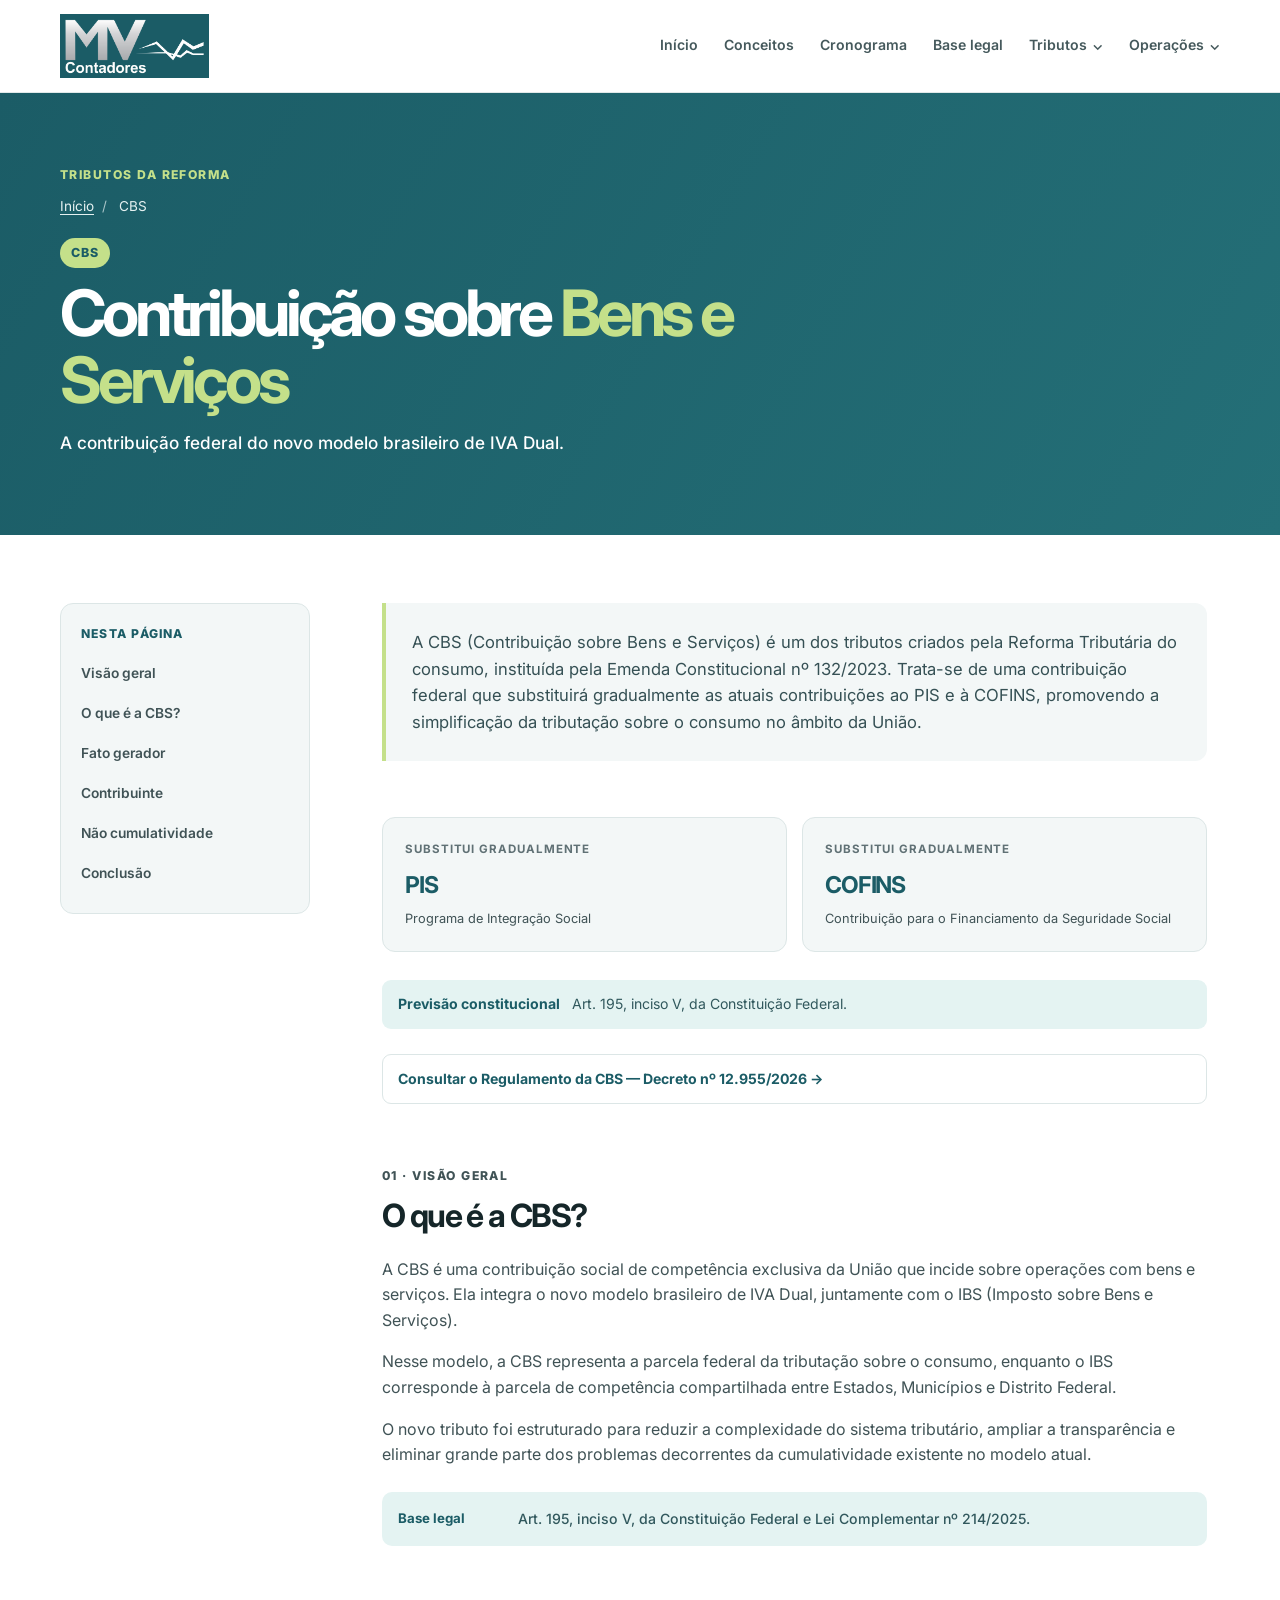
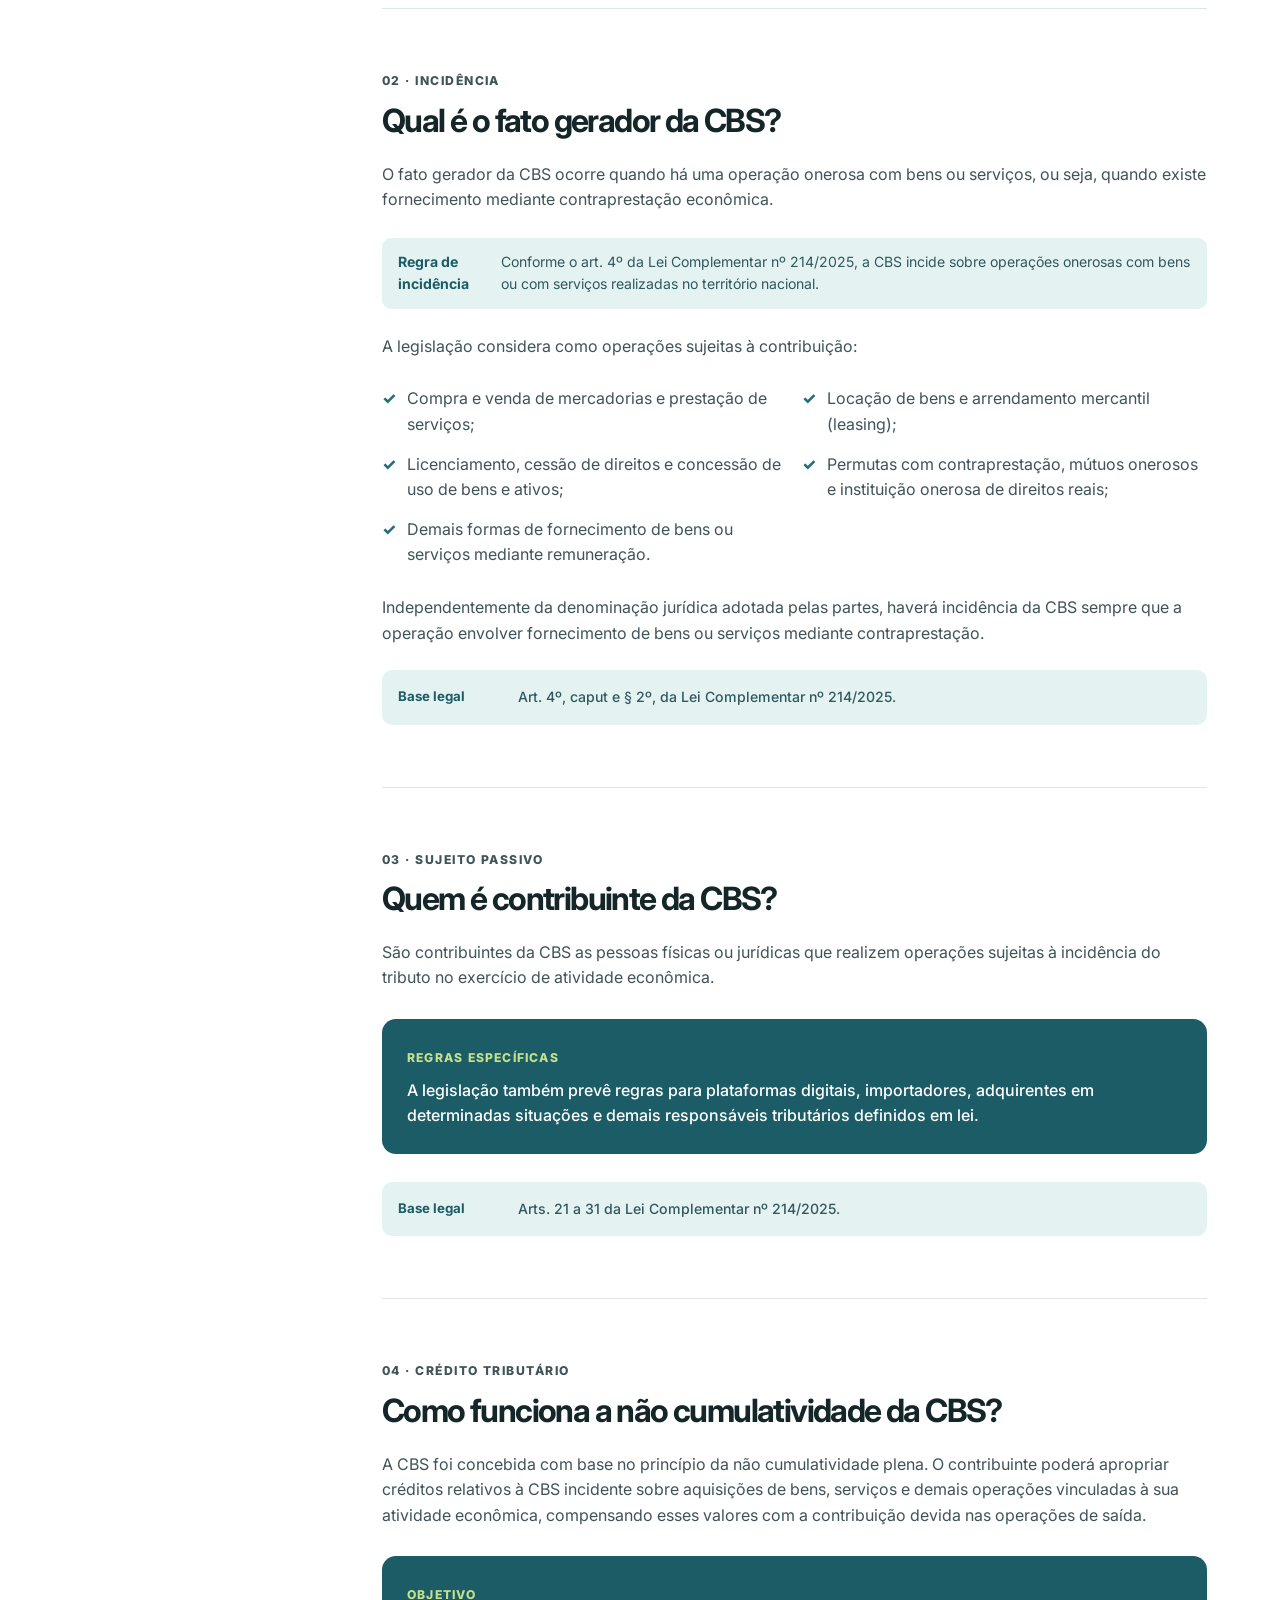
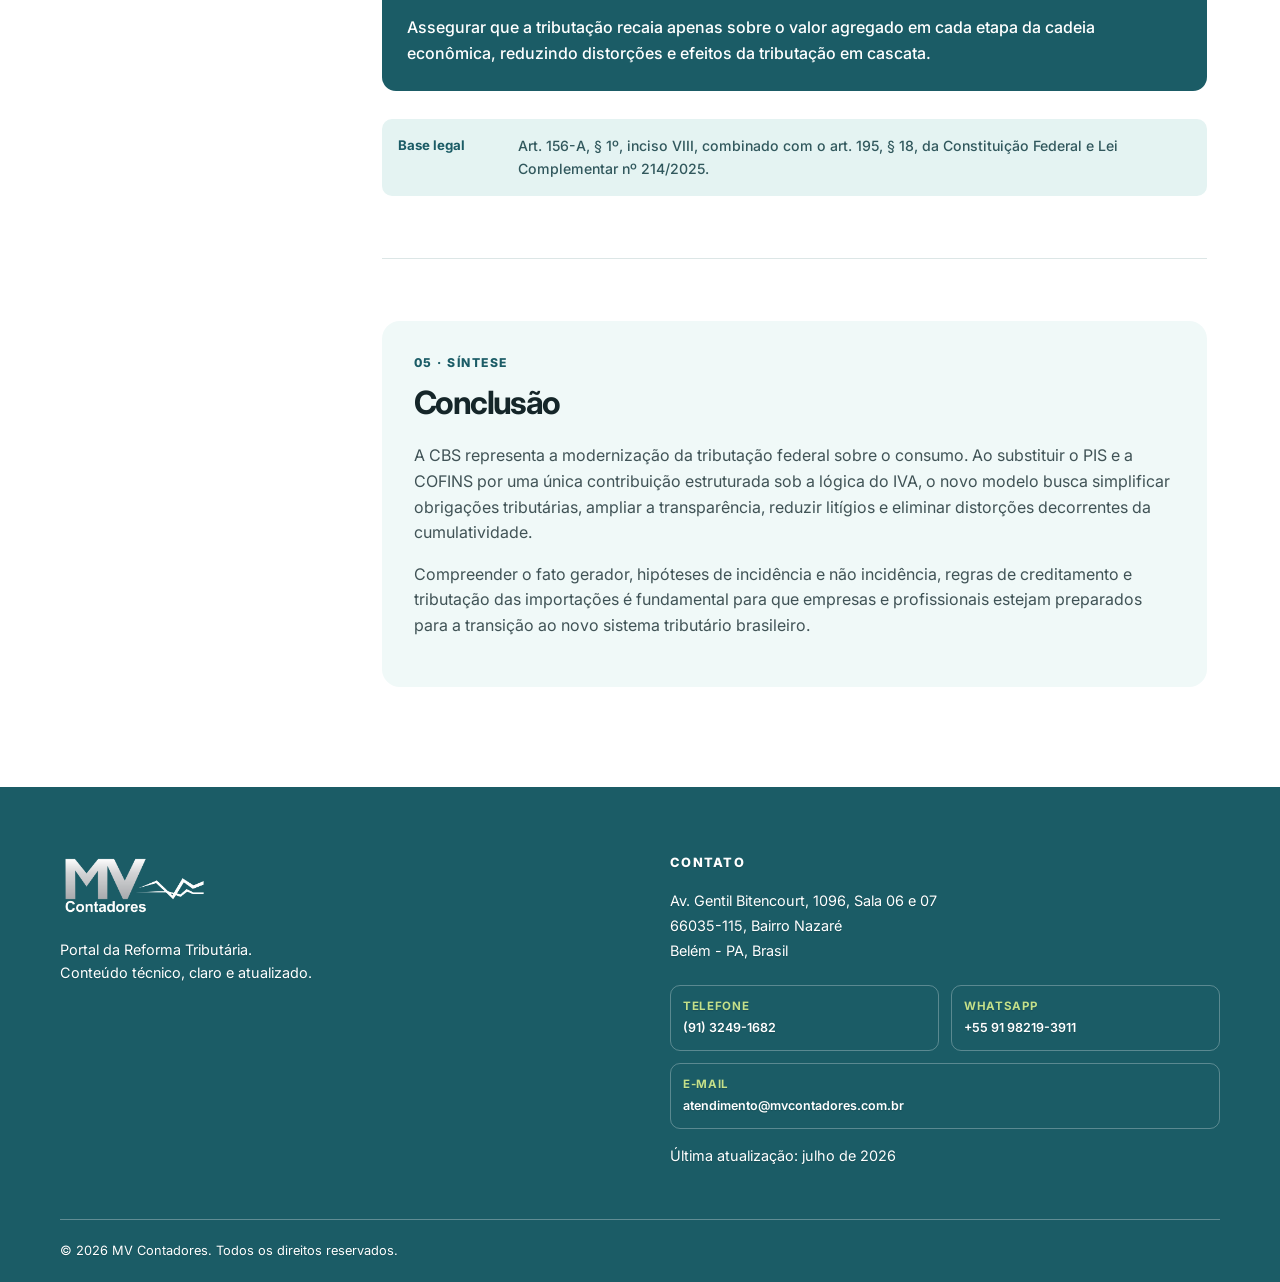
<file: cbs.html>
<!DOCTYPE html>
<html lang="pt-BR">
<head><meta charset="UTF-8" /><meta name="viewport" content="width=device-width, initial-scale=1.0" /><meta name="description" content="CBS: o que é, fato gerador, contribuinte e não cumulatividade." /><title>CBS | MV Contadores</title><link rel="preconnect" href="https://fonts.googleapis.com" /><link rel="preconnect" href="https://fonts.gstatic.com" crossorigin /><link href="https://fonts.googleapis.com/css2?family=Inter:wght@400;500;600;700;800&display=swap" rel="stylesheet" /><link rel="stylesheet" href="style.css" /></head>
<body>
  <a class="skip-link" href="#conteudo">Pular para o conteúdo</a>
  <header class="site-header"><div class="container header-content"><a class="brand" href="index.html"><img class="brand-logo" src="IMG/logo-escritorio.png" alt="Logo do escritório" onerror="this.style.display='none';this.nextElementSibling.style.display='inline'" /><span class="brand-name logo-fallback">Logo do escritório</span></a><button class="menu-toggle" type="button" aria-expanded="false" aria-controls="main-nav"><span class="sr-only">Abrir menu</span><span></span><span></span><span></span></button><nav id="main-nav" class="main-nav" aria-label="Navegação principal"><a href="index.html">Início</a><a href="conceitos.html">Conceitos</a><a href="https://sites.google.com/mvcontadores.com.br/mvreformatributria/cronograma-da-reforma-tribut%C3%A1ria">Cronograma</a><a href="base-legal.html">Base legal</a><details class="nav-dropdown"><summary>Tributos</summary><div class="dropdown-menu"><a href="ibs.html">IBS</a><a class="active" href="cbs.html">CBS</a><a href="https://sites.google.com/mvcontadores.com.br/mvreformatributria/is">IS</a><a href="https://sites.google.com/mvcontadores.com.br/mvreformatributria/base-de-c%C3%A1lculo-do-ibs-e-da-cbs">Base de cálculo</a><a href="https://sites.google.com/mvcontadores.com.br/mvreformatributria/incid%C3%AAncia-e-n%C3%A3o-incid%C3%AAncia">Incidência e não incidência</a></div></details><details class="nav-dropdown"><summary>Operações</summary><div class="dropdown-menu"><a href="https://sites.google.com/mvcontadores.com.br/mvreformatributria/split-payment">Split Payment</a><a href="https://sites.google.com/mvcontadores.com.br/mvreformatributria/regras-operacionais-especiais">Regras operacionais especiais</a><a href="https://sites.google.com/mvcontadores.com.br/mvreformatributria/regimes-diferenciados">Regimes diferenciados</a><a href="https://sites.google.com/mvcontadores.com.br/mvreformatributria/novos-elementos-nf-e">Novos elementos NF-e</a></div></details></nav></div></header>
  <main id="conteudo">
    <section class="page-hero tax-page-hero cbs-page-hero"><div class="container"><p class="eyebrow">Tributos da Reforma</p><p class="breadcrumb"><a href="index.html">Início</a><span>/</span> CBS</p><span class="tax-hero-label">CBS</span><h1>Contribuição sobre <span>Bens e Serviços</span></h1><p>A contribuição federal do novo modelo brasileiro de IVA Dual.</p></div></section>
    <section class="section tax-page"><div class="container tax-page-grid"><aside class="concepts-index" aria-label="Nesta página"><p>Nesta página</p><a href="#visao-geral">Visão geral</a><a href="#o-que-e">O que é a CBS?</a><a href="#fato-gerador">Fato gerador</a><a href="#contribuinte">Contribuinte</a><a href="#nao-cumulatividade">Não cumulatividade</a><a href="#conclusao">Conclusão</a></aside><article class="article-content tax-article">
      <section id="visao-geral"><p class="article-intro">A CBS (Contribuição sobre Bens e Serviços) é um dos tributos criados pela Reforma Tributária do consumo, instituída pela Emenda Constitucional nº 132/2023. Trata-se de uma contribuição federal que substituirá gradualmente as atuais contribuições ao PIS e à COFINS, promovendo a simplificação da tributação sobre o consumo no âmbito da União.</p><div class="tax-replacement"><div><span>Substitui gradualmente</span><strong>PIS</strong><small>Programa de Integração Social</small></div><div><span>Substitui gradualmente</span><strong>COFINS</strong><small>Contribuição para o Financiamento da Seguridade Social</small></div></div><div class="legal-inline"><strong>Previsão constitucional</strong><span>Art. 195, inciso V, da Constituição Federal.</span></div><div class="official-links"><a href="https://www.planalto.gov.br/ccivil_03/_ato2023-2026/2026/decreto/d12955.htm" target="_blank" rel="noopener noreferrer">Consultar o Regulamento da CBS — Decreto nº 12.955/2026 →</a></div></section>
      <section id="o-que-e" class="tax-section"><p class="eyebrow">01 · Visão geral</p><h2>O que é a CBS?</h2><p>A CBS é uma contribuição social de competência exclusiva da União que incide sobre operações com bens e serviços. Ela integra o novo modelo brasileiro de IVA Dual, juntamente com o IBS (Imposto sobre Bens e Serviços).</p><p>Nesse modelo, a CBS representa a parcela federal da tributação sobre o consumo, enquanto o IBS corresponde à parcela de competência compartilhada entre Estados, Municípios e Distrito Federal.</p><p>O novo tributo foi estruturado para reduzir a complexidade do sistema tributário, ampliar a transparência e eliminar grande parte dos problemas decorrentes da cumulatividade existente no modelo atual.</p><div class="importance"><strong>Base legal</strong><p>Art. 195, inciso V, da Constituição Federal e Lei Complementar nº 214/2025.</p></div></section>
      <section id="fato-gerador" class="tax-section"><p class="eyebrow">02 · Incidência</p><h2>Qual é o fato gerador da CBS?</h2><p>O fato gerador da CBS ocorre quando há uma operação onerosa com bens ou serviços, ou seja, quando existe fornecimento mediante contraprestação econômica.</p><div class="legal-inline"><strong>Regra de incidência</strong><span>Conforme o art. 4º da Lei Complementar nº 214/2025, a CBS incide sobre operações onerosas com bens ou com serviços realizadas no território nacional.</span></div><p>A legislação considera como operações sujeitas à contribuição:</p><ul class="feature-list tax-list"><li>Compra e venda de mercadorias e prestação de serviços;</li><li>Locação de bens e arrendamento mercantil (leasing);</li><li>Licenciamento, cessão de direitos e concessão de uso de bens e ativos;</li><li>Permutas com contraprestação, mútuos onerosos e instituição onerosa de direitos reais;</li><li>Demais formas de fornecimento de bens ou serviços mediante remuneração.</li></ul><p>Independentemente da denominação jurídica adotada pelas partes, haverá incidência da CBS sempre que a operação envolver fornecimento de bens ou serviços mediante contraprestação.</p><div class="importance"><strong>Base legal</strong><p>Art. 4º, caput e § 2º, da Lei Complementar nº 214/2025.</p></div></section>
      <section id="contribuinte" class="tax-section"><p class="eyebrow">03 · Sujeito passivo</p><h2>Quem é contribuinte da CBS?</h2><p>São contribuintes da CBS as pessoas físicas ou jurídicas que realizem operações sujeitas à incidência do tributo no exercício de atividade econômica.</p><div class="tax-highlight"><span>Regras específicas</span><p>A legislação também prevê regras para plataformas digitais, importadores, adquirentes em determinadas situações e demais responsáveis tributários definidos em lei.</p></div><div class="importance"><strong>Base legal</strong><p>Arts. 21 a 31 da Lei Complementar nº 214/2025.</p></div></section>
      <section id="nao-cumulatividade" class="tax-section"><p class="eyebrow">04 · Crédito tributário</p><h2>Como funciona a não cumulatividade da CBS?</h2><p>A CBS foi concebida com base no princípio da não cumulatividade plena. O contribuinte poderá apropriar créditos relativos à CBS incidente sobre aquisições de bens, serviços e demais operações vinculadas à sua atividade econômica, compensando esses valores com a contribuição devida nas operações de saída.</p><div class="tax-highlight"><span>Objetivo</span><p>Assegurar que a tributação recaia apenas sobre o valor agregado em cada etapa da cadeia econômica, reduzindo distorções e efeitos da tributação em cascata.</p></div><div class="importance"><strong>Base legal</strong><p>Art. 156-A, § 1º, inciso VIII, combinado com o art. 195, § 18, da Constituição Federal e Lei Complementar nº 214/2025.</p></div></section>
      <section id="conclusao" class="tax-section tax-conclusion"><p class="eyebrow">05 · Síntese</p><h2>Conclusão</h2><p>A CBS representa a modernização da tributação federal sobre o consumo. Ao substituir o PIS e a COFINS por uma única contribuição estruturada sob a lógica do IVA, o novo modelo busca simplificar obrigações tributárias, ampliar a transparência, reduzir litígios e eliminar distorções decorrentes da cumulatividade.</p><p>Compreender o fato gerador, hipóteses de incidência e não incidência, regras de creditamento e tributação das importações é fundamental para que empresas e profissionais estejam preparados para a transição ao novo sistema tributário brasileiro.</p></section>
    </article></div></section>
  </main>
  <footer class="site-footer" data-site-footer></footer><script src="footer.js"></script><script>const toggle=document.querySelector('.menu-toggle'),nav=document.querySelector('.main-nav');toggle.addEventListener('click',()=>{const open=nav.classList.toggle('is-open');toggle.setAttribute('aria-expanded',open)});const dropdowns=[...document.querySelectorAll('.nav-dropdown')];dropdowns.forEach(dropdown=>dropdown.addEventListener('toggle',()=>{if(dropdown.open)dropdowns.forEach(other=>{if(other!==dropdown)other.open=false})}));document.addEventListener('click',event=>{if(!event.target.closest('.nav-dropdown'))dropdowns.forEach(dropdown=>dropdown.open=false)});</script>
</body>
</html>
</file>
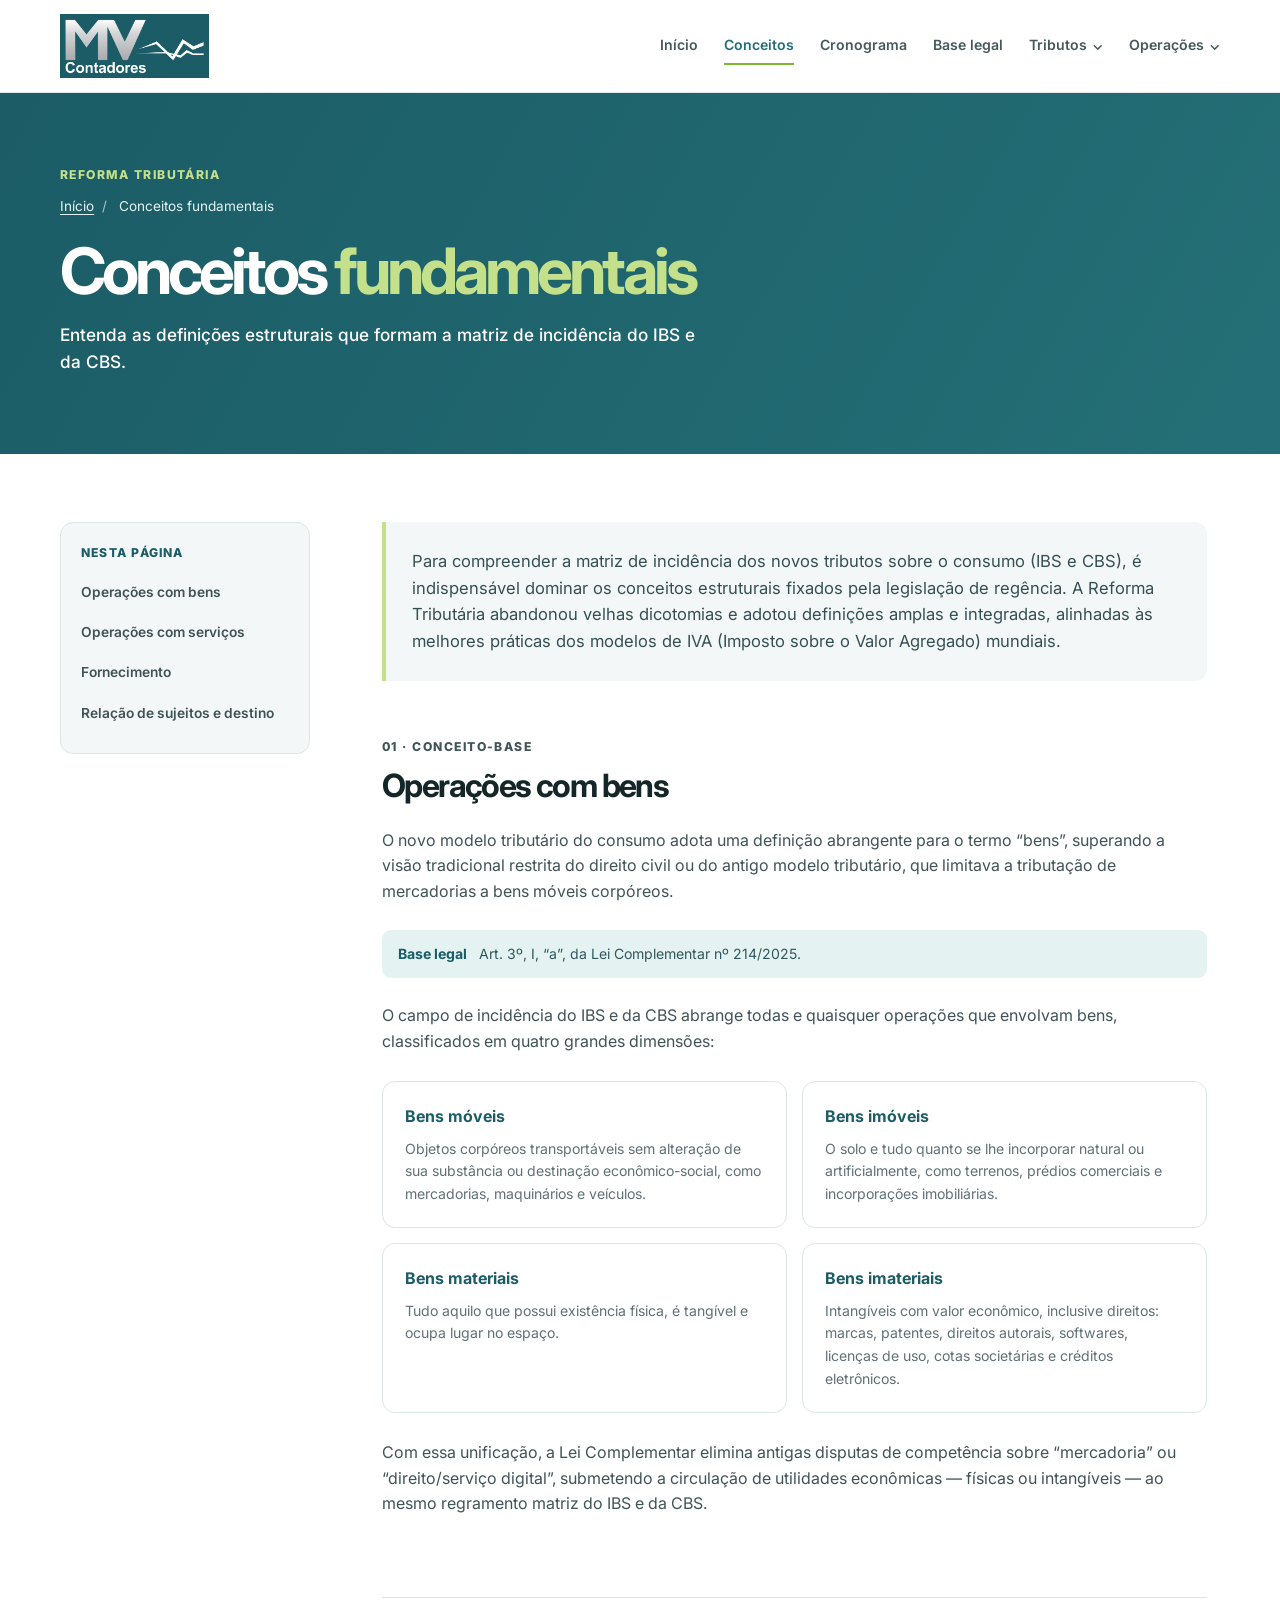
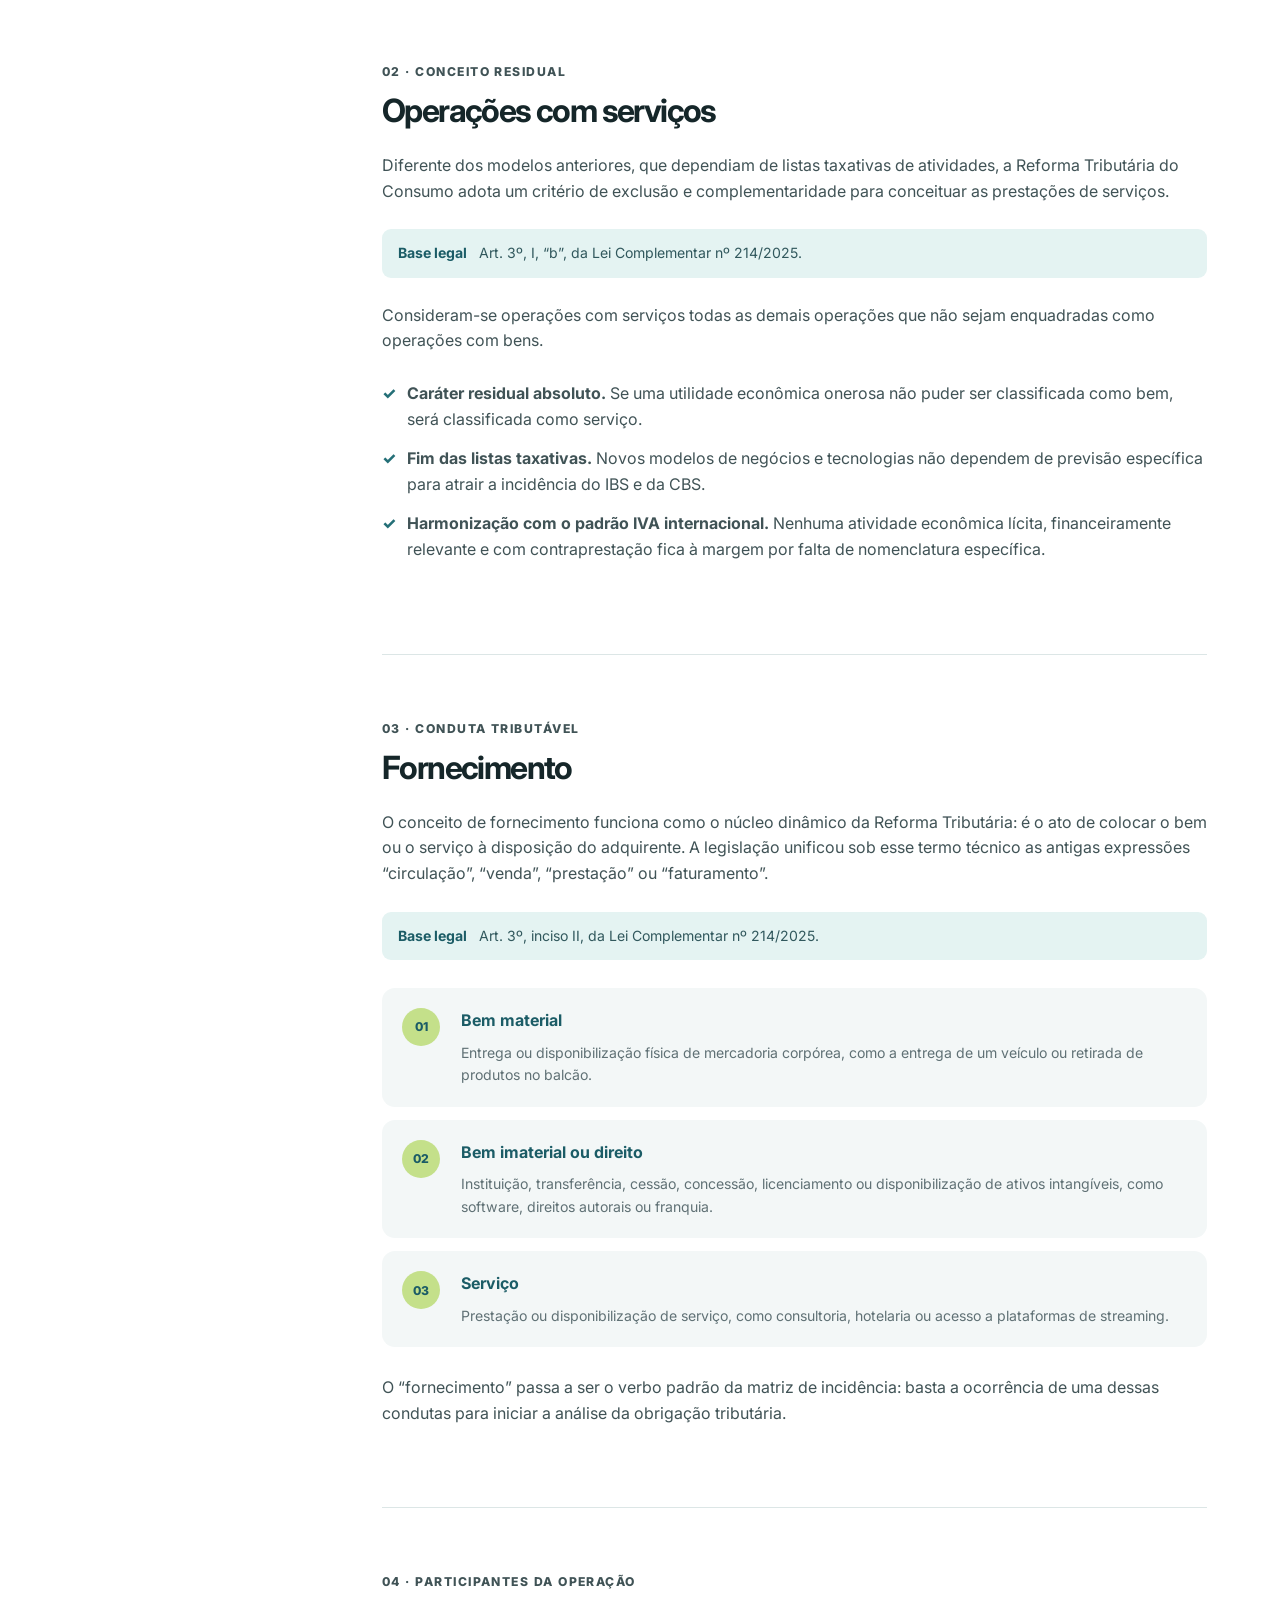
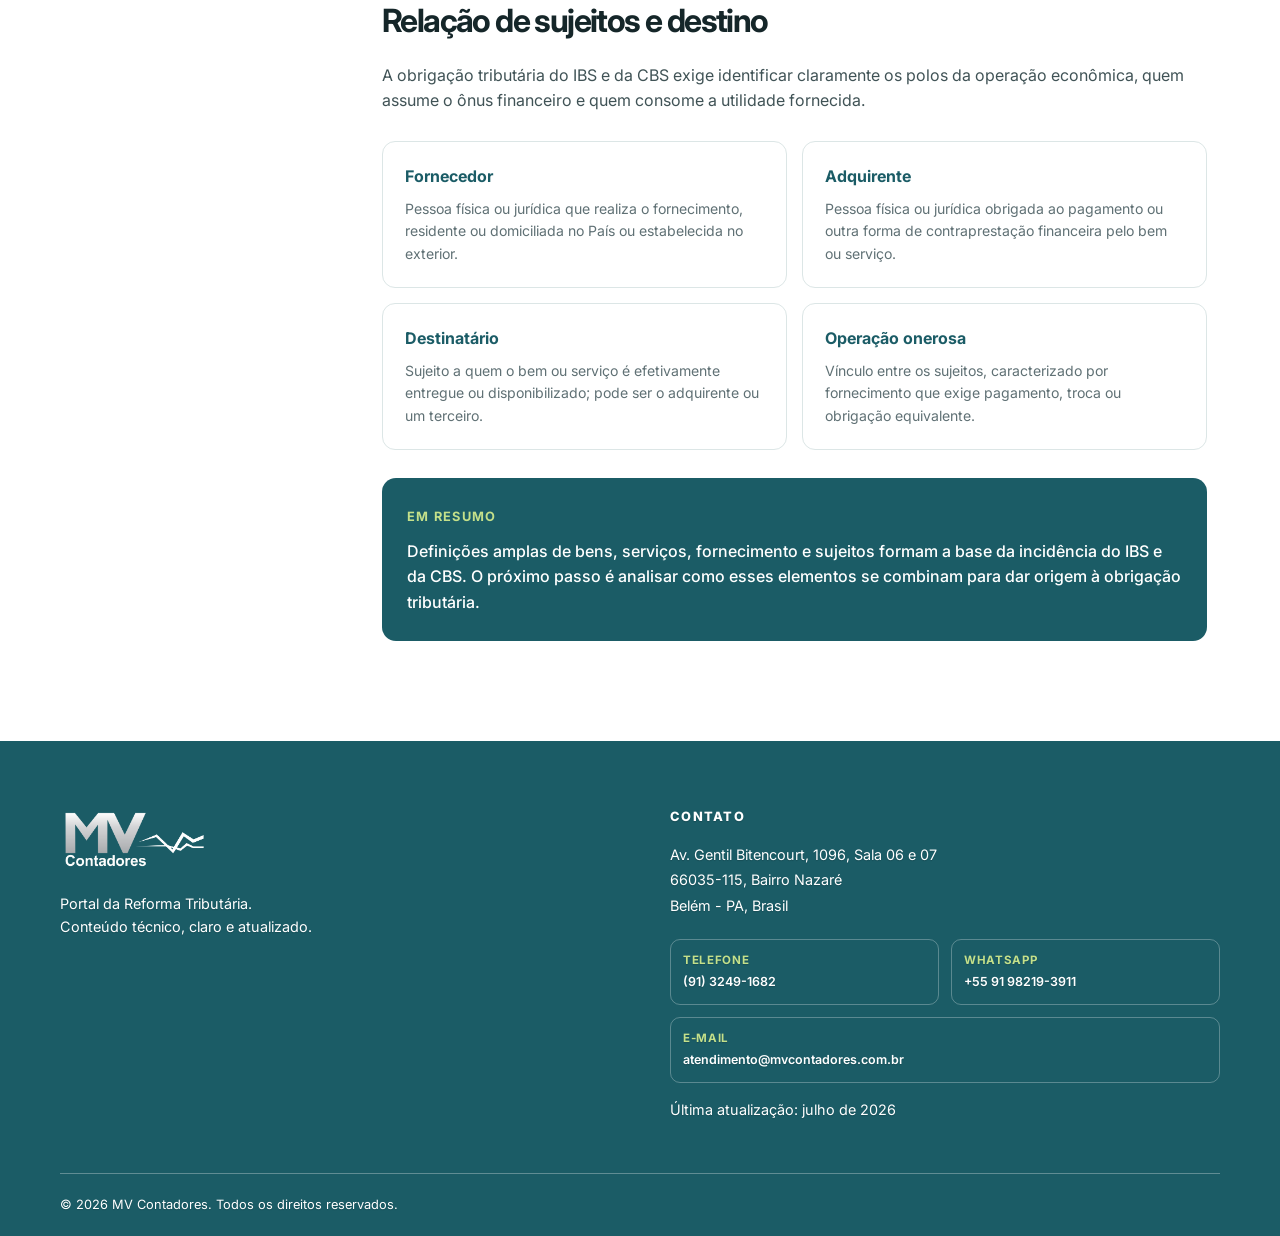
<file: conceitos.html>
<!DOCTYPE html>
<html lang="pt-BR">
  <head>
    <meta charset="UTF-8" />
    <meta name="viewport" content="width=device-width, initial-scale=1.0" />
    <meta name="description" content="Conceitos fundamentais da Reforma Tributária: IBS e CBS." />
    <title>Conceitos Fundamentais | MV Contadores</title>
    <link rel="preconnect" href="https://fonts.googleapis.com" />
    <link rel="preconnect" href="https://fonts.gstatic.com" crossorigin />
    <link href="https://fonts.googleapis.com/css2?family=Inter:wght@400;500;600;700;800&display=swap" rel="stylesheet" />
    <link rel="stylesheet" href="style.css" />
  </head>
  <body>
    <a class="skip-link" href="#conteudo">Pular para o conteúdo</a>
    <header class="site-header">
      <div class="container header-content">
        <a class="brand" href="index.html" aria-label="MV Contadores - Página inicial">
          <img class="brand-logo" src="IMG/logo-escritorio.png" alt="Logo do escritório" onerror="this.style.display='none';this.nextElementSibling.style.display='inline'" />
          <span class="brand-name logo-fallback">Logo do escritório</span>
        </a>
        <button class="menu-toggle" type="button" aria-expanded="false" aria-controls="main-nav"><span class="sr-only">Abrir menu</span><span></span><span></span><span></span></button>
        <nav id="main-nav" class="main-nav" aria-label="Navegação principal">
          <a href="index.html">Início</a>
          <a class="active" href="conceitos.html">Conceitos</a>
          <a href="https://sites.google.com/mvcontadores.com.br/mvreformatributria/cronograma-da-reforma-tribut%C3%A1ria">Cronograma</a>
          <a href="base-legal.html">Base legal</a>
          <details class="nav-dropdown"><summary>Tributos</summary><div class="dropdown-menu"><a href="ibs.html">IBS</a><a href="cbs.html">CBS</a><a href="https://sites.google.com/mvcontadores.com.br/mvreformatributria/is">IS</a><a href="https://sites.google.com/mvcontadores.com.br/mvreformatributria/base-de-c%C3%A1lculo-do-ibs-e-da-cbs">Base de cálculo</a><a href="https://sites.google.com/mvcontadores.com.br/mvreformatributria/incid%C3%AAncia-e-n%C3%A3o-incid%C3%AAncia">Incidência e não incidência</a></div></details>
          <details class="nav-dropdown"><summary>Operações</summary><div class="dropdown-menu"><a href="https://sites.google.com/mvcontadores.com.br/mvreformatributria/split-payment">Split Payment</a><a href="https://sites.google.com/mvcontadores.com.br/mvreformatributria/regras-operacionais-especiais">Regras operacionais especiais</a><a href="https://sites.google.com/mvcontadores.com.br/mvreformatributria/regimes-diferenciados">Regimes diferenciados</a><a href="https://sites.google.com/mvcontadores.com.br/mvreformatributria/novos-elementos-nf-e">Novos elementos NF-e</a></div></details>
        </nav>
      </div>
    </header>

    <main id="conteudo">
      <section class="page-hero">
        <div class="container">
          <p class="eyebrow">Reforma Tributária</p>
          <p class="breadcrumb"><a href="index.html">Início</a><span>/</span> Conceitos fundamentais</p>
          <h1>Conceitos <span>fundamentais</span></h1>
          <p>Entenda as definições estruturais que formam a matriz de incidência do IBS e da CBS.</p>
        </div>
      </section>

      <section class="section concepts-layout">
        <div class="container concepts-grid">
          <aside class="concepts-index" aria-label="Nesta página">
            <p>Nesta página</p>
            <a href="#bens">Operações com bens</a>
            <a href="#servicos">Operações com serviços</a>
            <a href="#fornecimento">Fornecimento</a>
            <a href="#sujeitos">Relação de sujeitos e destino</a>
          </aside>

          <article class="article-content">
            <p class="article-intro">Para compreender a matriz de incidência dos novos tributos sobre o consumo (IBS e CBS), é indispensável dominar os conceitos estruturais fixados pela legislação de regência. A Reforma Tributária abandonou velhas dicotomias e adotou definições amplas e integradas, alinhadas às melhores práticas dos modelos de IVA (Imposto sobre o Valor Agregado) mundiais.</p>

            <section id="bens" class="concept-section">
              <p class="eyebrow">01 · Conceito-base</p><h2>Operações com bens</h2>
              <p>O novo modelo tributário do consumo adota uma definição abrangente para o termo “bens”, superando a visão tradicional restrita do direito civil ou do antigo modelo tributário, que limitava a tributação de mercadorias a bens móveis corpóreos.</p>
              <div class="legal-inline"><strong>Base legal</strong><span>Art. 3º, I, “a”, da Lei Complementar nº 214/2025.</span></div>
              <p>O campo de incidência do IBS e da CBS abrange todas e quaisquer operações que envolvam bens, classificados em quatro grandes dimensões:</p>
              <div class="definition-grid">
                <article><h3>Bens móveis</h3><p>Objetos corpóreos transportáveis sem alteração de sua substância ou destinação econômico-social, como mercadorias, maquinários e veículos.</p></article>
                <article><h3>Bens imóveis</h3><p>O solo e tudo quanto se lhe incorporar natural ou artificialmente, como terrenos, prédios comerciais e incorporações imobiliárias.</p></article>
                <article><h3>Bens materiais</h3><p>Tudo aquilo que possui existência física, é tangível e ocupa lugar no espaço.</p></article>
                <article><h3>Bens imateriais</h3><p>Intangíveis com valor econômico, inclusive direitos: marcas, patentes, direitos autorais, softwares, licenças de uso, cotas societárias e créditos eletrônicos.</p></article>
              </div>
              <p>Com essa unificação, a Lei Complementar elimina antigas disputas de competência sobre “mercadoria” ou “direito/serviço digital”, submetendo a circulação de utilidades econômicas — físicas ou intangíveis — ao mesmo regramento matriz do IBS e da CBS.</p>
            </section>

            <section id="servicos" class="concept-section">
              <p class="eyebrow">02 · Conceito residual</p><h2>Operações com serviços</h2>
              <p>Diferente dos modelos anteriores, que dependiam de listas taxativas de atividades, a Reforma Tributária do Consumo adota um critério de exclusão e complementaridade para conceituar as prestações de serviços.</p>
              <div class="legal-inline"><strong>Base legal</strong><span>Art. 3º, I, “b”, da Lei Complementar nº 214/2025.</span></div>
              <p>Consideram-se operações com serviços todas as demais operações que não sejam enquadradas como operações com bens.</p>
              <ul class="feature-list"><li><strong>Caráter residual absoluto.</strong> Se uma utilidade econômica onerosa não puder ser classificada como bem, será classificada como serviço.</li><li><strong>Fim das listas taxativas.</strong> Novos modelos de negócios e tecnologias não dependem de previsão específica para atrair a incidência do IBS e da CBS.</li><li><strong>Harmonização com o padrão IVA internacional.</strong> Nenhuma atividade econômica lícita, financeiramente relevante e com contraprestação fica à margem por falta de nomenclatura específica.</li></ul>
            </section>

            <section id="fornecimento" class="concept-section">
              <p class="eyebrow">03 · Conduta tributável</p><h2>Fornecimento</h2>
              <p>O conceito de fornecimento funciona como o núcleo dinâmico da Reforma Tributária: é o ato de colocar o bem ou o serviço à disposição do adquirente. A legislação unificou sob esse termo técnico as antigas expressões “circulação”, “venda”, “prestação” ou “faturamento”.</p>
              <div class="legal-inline"><strong>Base legal</strong><span>Art. 3º, inciso II, da Lei Complementar nº 214/2025.</span></div>
              <div class="numbered-list"><article><span>01</span><div><h3>Bem material</h3><p>Entrega ou disponibilização física de mercadoria corpórea, como a entrega de um veículo ou retirada de produtos no balcão.</p></div></article><article><span>02</span><div><h3>Bem imaterial ou direito</h3><p>Instituição, transferência, cessão, concessão, licenciamento ou disponibilização de ativos intangíveis, como software, direitos autorais ou franquia.</p></div></article><article><span>03</span><div><h3>Serviço</h3><p>Prestação ou disponibilização de serviço, como consultoria, hotelaria ou acesso a plataformas de streaming.</p></div></article></div>
              <p>O “fornecimento” passa a ser o verbo padrão da matriz de incidência: basta a ocorrência de uma dessas condutas para iniciar a análise da obrigação tributária.</p>
            </section>

            <section id="sujeitos" class="concept-section">
              <p class="eyebrow">04 · Participantes da operação</p><h2>Relação de sujeitos e destino</h2>
              <p>A obrigação tributária do IBS e da CBS exige identificar claramente os polos da operação econômica, quem assume o ônus financeiro e quem consome a utilidade fornecida.</p>
              <div class="subjects-grid"><article><h3>Fornecedor</h3><p>Pessoa física ou jurídica que realiza o fornecimento, residente ou domiciliada no País ou estabelecida no exterior.</p></article><article><h3>Adquirente</h3><p>Pessoa física ou jurídica obrigada ao pagamento ou outra forma de contraprestação financeira pelo bem ou serviço.</p></article><article><h3>Destinatário</h3><p>Sujeito a quem o bem ou serviço é efetivamente entregue ou disponibilizado; pode ser o adquirente ou um terceiro.</p></article><article><h3>Operação onerosa</h3><p>Vínculo entre os sujeitos, caracterizado por fornecimento que exige pagamento, troca ou obrigação equivalente.</p></article></div>
              <div class="article-summary"><strong>Em resumo</strong><p>Definições amplas de bens, serviços, fornecimento e sujeitos formam a base da incidência do IBS e da CBS. O próximo passo é analisar como esses elementos se combinam para dar origem à obrigação tributária.</p></div>
            </section>
          </article>
        </div>
      </section>
    </main>

    <footer class="site-footer" data-site-footer></footer>
    <script src="footer.js"></script>
    <script>
      const toggle = document.querySelector('.menu-toggle'); const nav = document.querySelector('.main-nav');
      toggle.addEventListener('click', () => { const open = nav.classList.toggle('is-open'); toggle.setAttribute('aria-expanded', open); });
      const dropdowns = [...document.querySelectorAll('.nav-dropdown')];
      dropdowns.forEach((dropdown) => dropdown.addEventListener('toggle', () => { if (dropdown.open) dropdowns.forEach((other) => { if (other !== dropdown) other.open = false; }); }));
      document.addEventListener('click', (event) => { if (!event.target.closest('.nav-dropdown')) dropdowns.forEach((dropdown) => dropdown.open = false); });
    </script>
  </body>
</html>
</file>
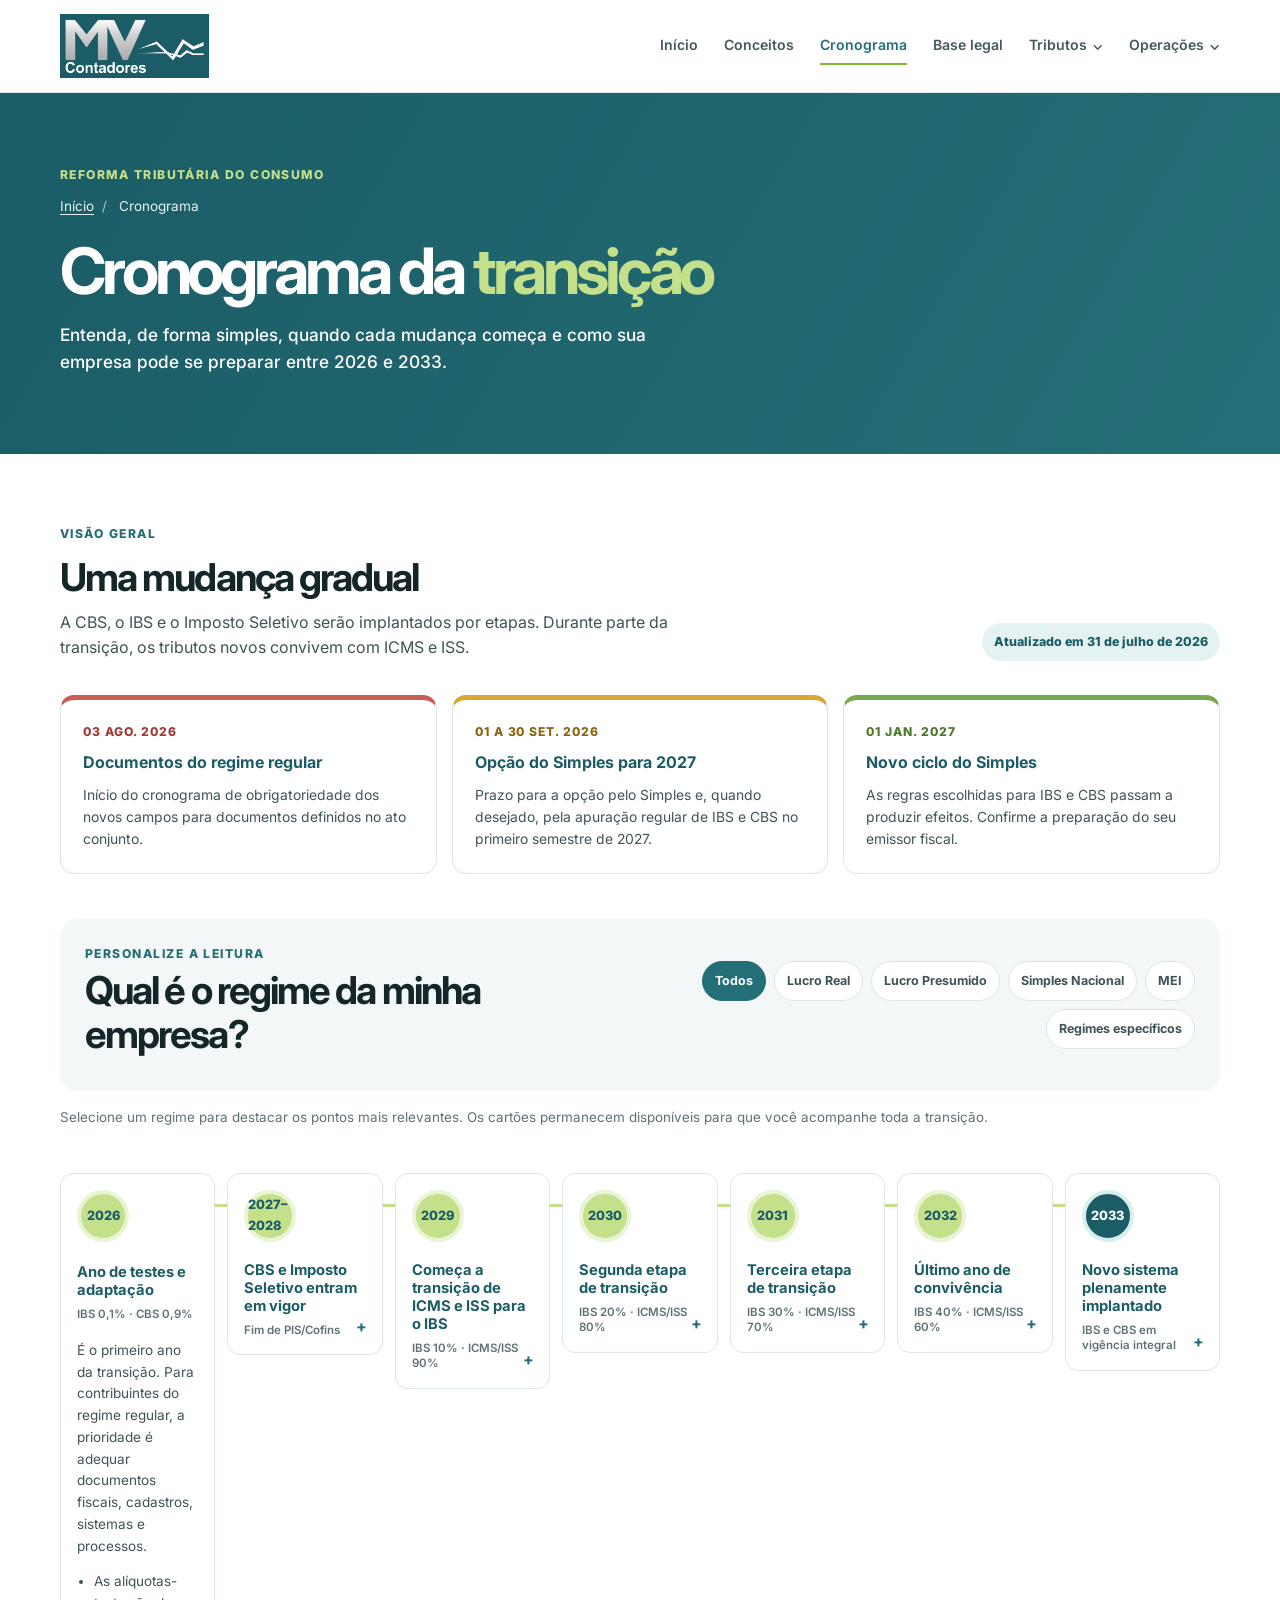
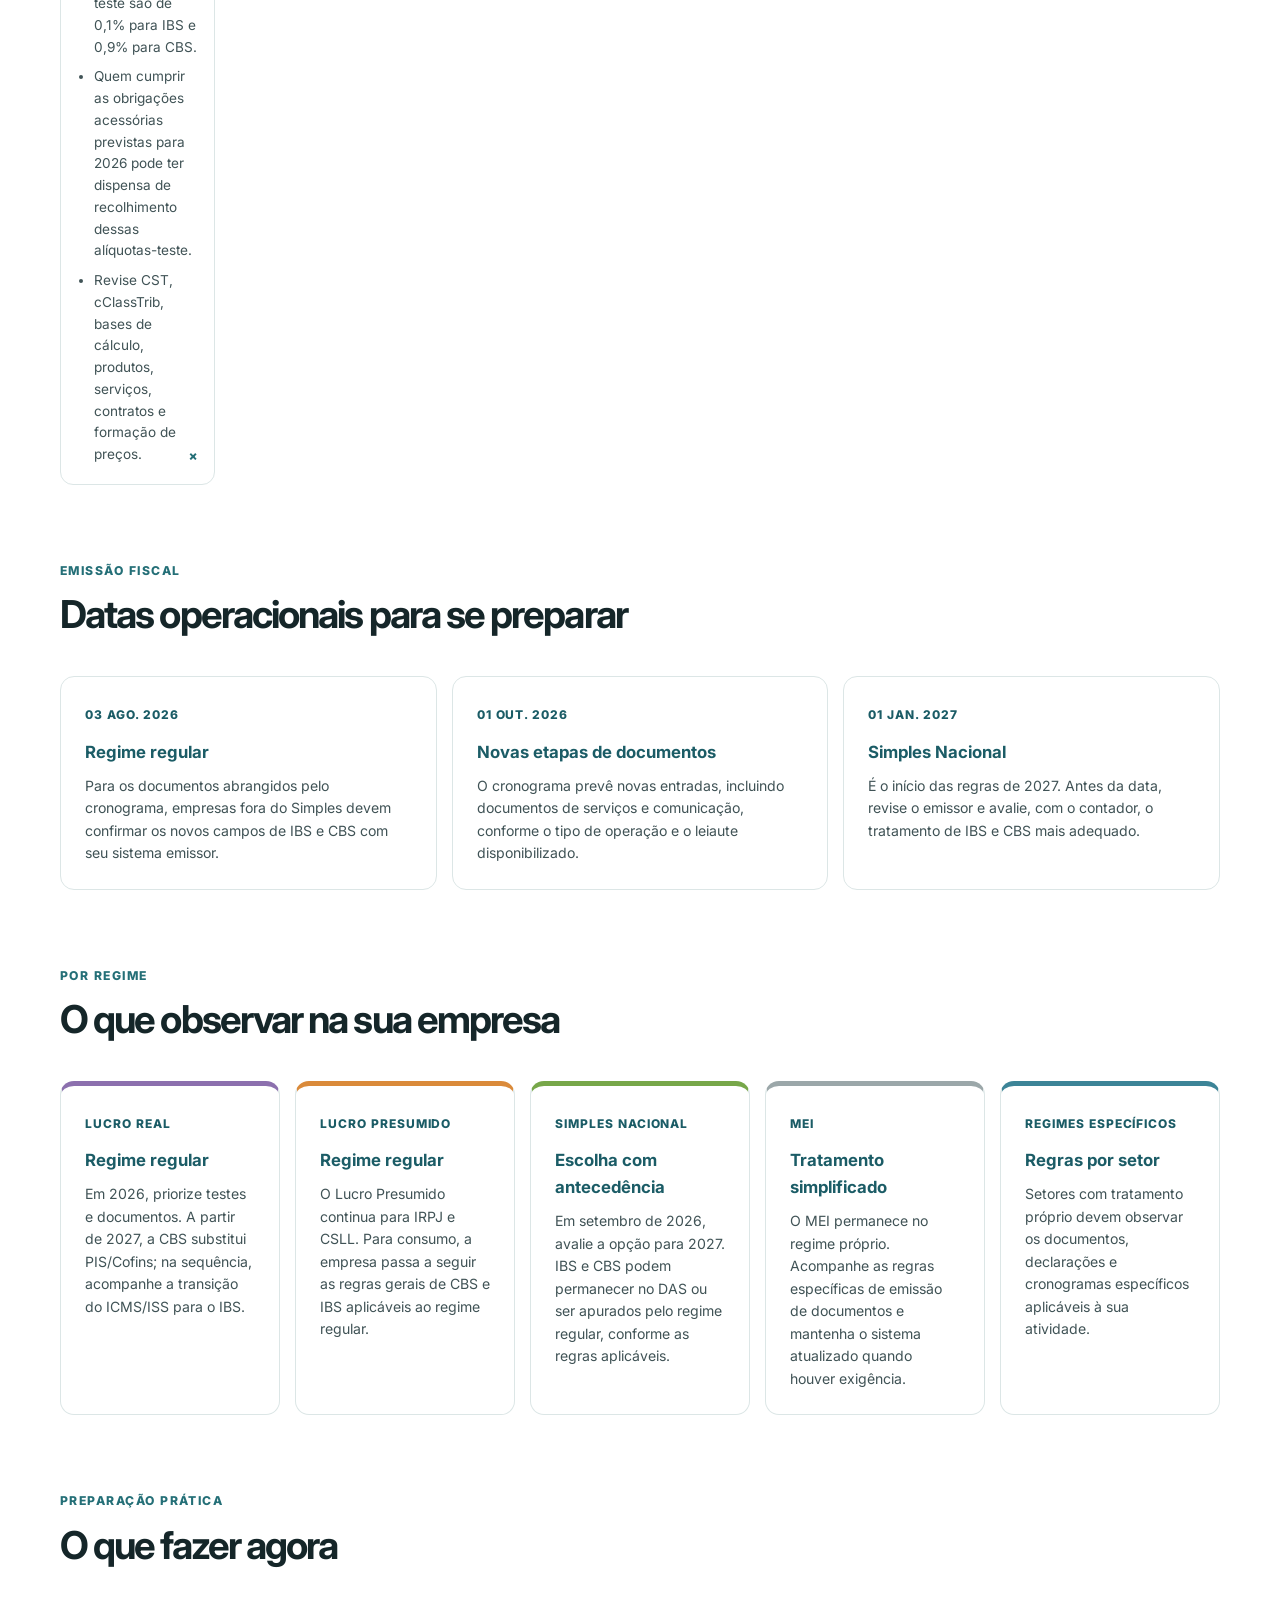
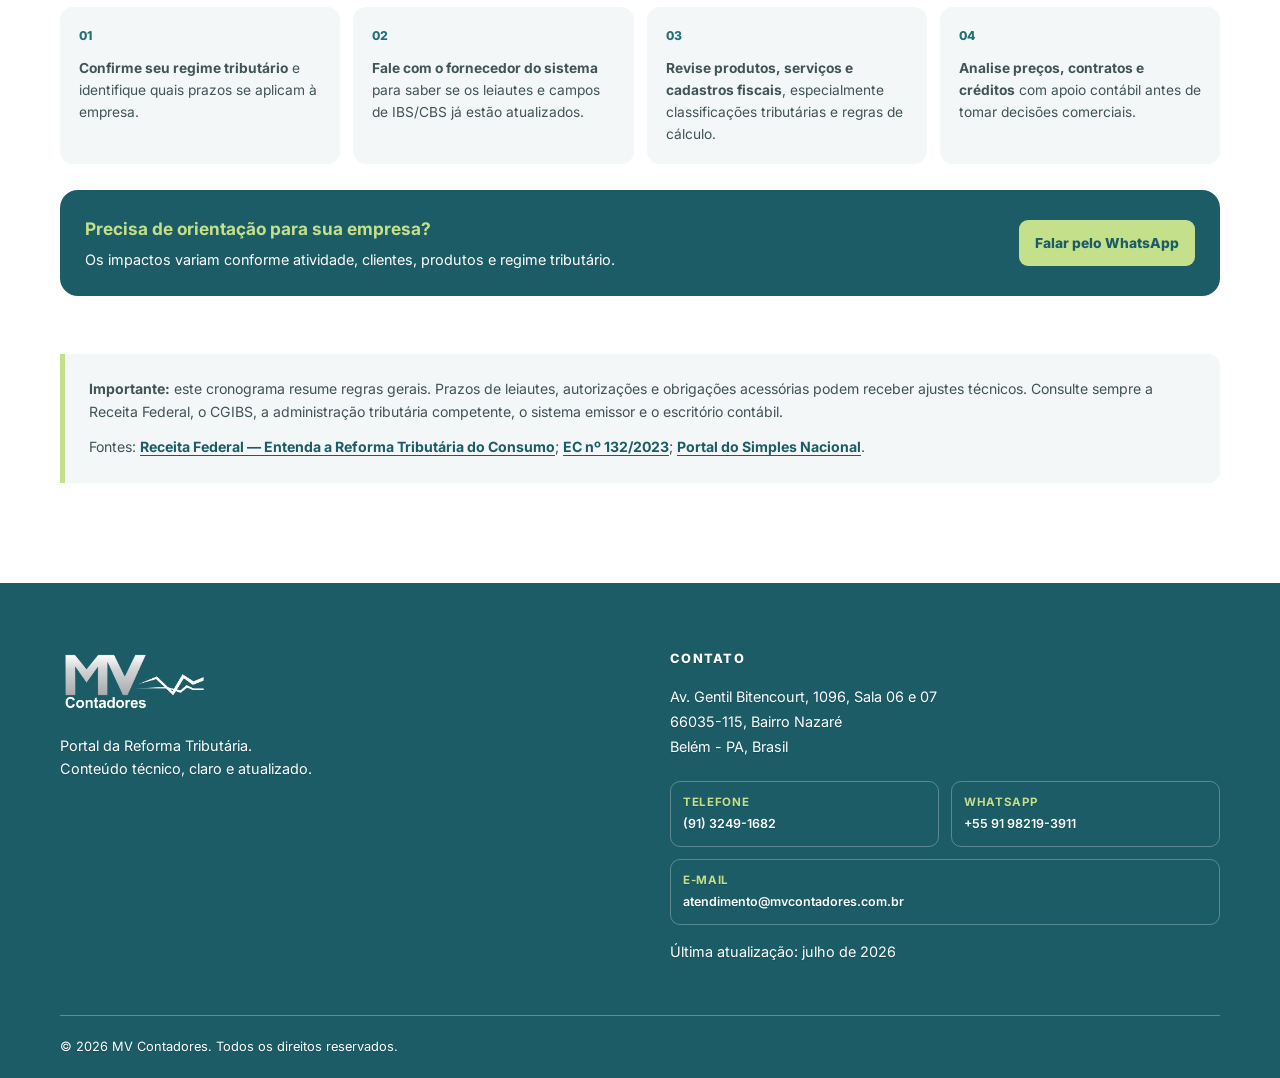
<file: cronograma.html>
<!DOCTYPE html>
<html lang="pt-BR">
  <head>
    <meta charset="UTF-8" />
    <meta name="viewport" content="width=device-width, initial-scale=1.0" />
    <meta name="description" content="Cronograma da transição da Reforma Tributária do Consumo, de 2026 a 2033." />
    <title>Cronograma | MV Contadores</title>
    <link rel="preconnect" href="https://fonts.googleapis.com" />
    <link rel="preconnect" href="https://fonts.gstatic.com" crossorigin />
    <link href="https://fonts.googleapis.com/css2?family=Inter:wght@400;500;600;700;800&display=swap" rel="stylesheet" />
    <link rel="stylesheet" href="style.css" />
  </head>
  <body>
    <a class="skip-link" href="#conteudo">Pular para o conteúdo</a>

    <header class="site-header">
      <div class="container header-content">
        <a class="brand" href="index.html" aria-label="MV Contadores - Página inicial">
          <img class="brand-logo" src="IMG/logo-escritorio.png" alt="Logo do escritório" onerror="this.style.display='none';this.nextElementSibling.style.display='inline'" />
          <span class="brand-name logo-fallback">Logo do escritório</span>
        </a>
        <button class="menu-toggle" type="button" aria-expanded="false" aria-controls="main-nav">
          <span class="sr-only">Abrir menu</span><span></span><span></span><span></span>
        </button>
        <nav id="main-nav" class="main-nav" aria-label="Navegação principal">
          <a href="index.html">Início</a>
          <a href="conceitos.html">Conceitos</a>
          <a class="active" href="cronograma.html">Cronograma</a>
          <a href="base-legal.html">Base legal</a>
          <details class="nav-dropdown"><summary>Tributos</summary><div class="dropdown-menu">
            <a href="ibs.html">IBS</a><a href="cbs.html">CBS</a><a href="is.html">IS</a>
            <a href="base-calculo.html">Base de cálculo</a><a href="incidencia-nao-incidencia.html">Incidência e não incidência</a>
          </div></details>
          <details class="nav-dropdown"><summary>Operações</summary><div class="dropdown-menu">
            <a href="split-payment.html">Split Payment</a><a href="regras-operacionais-especiais.html">Regras operacionais especiais</a>
            <a href="regimes-diferenciados.html">Regimes diferenciados</a><a href="novos-elementos-nfe.html">Novos elementos NF-e</a>
          </div></details>
        </nav>
      </div>
    </header>

    <main id="conteudo">
      <section class="page-hero">
        <div class="container">
          <p class="eyebrow">Reforma Tributária do Consumo</p>
          <p class="breadcrumb"><a href="index.html">Início</a><span>/</span> Cronograma</p>
          <h1>Cronograma da <span>transição</span></h1>
          <p>Entenda, de forma simples, quando cada mudança começa e como sua empresa pode se preparar entre 2026 e 2033.</p>
        </div>
      </section>

      <section class="section timeline-page">
        <div class="container">
          <div class="timeline-intro">
            <div>
              <p class="eyebrow">Visão geral</p>
              <h2>Uma mudança gradual</h2>
              <p>A CBS, o IBS e o Imposto Seletivo serão implantados por etapas. Durante parte da transição, os tributos novos convivem com ICMS e ISS.</p>
            </div>
            <p class="update-badge">Atualizado em 31 de julho de 2026</p>
          </div>

          <div class="timeline-alerts" aria-label="Prazos importantes">
            <article class="timeline-alert alert-red"><span>03 ago. 2026</span><strong>Documentos do regime regular</strong><p>Início do cronograma de obrigatoriedade dos novos campos para documentos definidos no ato conjunto.</p></article>
            <article class="timeline-alert alert-yellow"><span>01 a 30 set. 2026</span><strong>Opção do Simples para 2027</strong><p>Prazo para a opção pelo Simples e, quando desejado, pela apuração regular de IBS e CBS no primeiro semestre de 2027.</p></article>
            <article class="timeline-alert alert-green"><span>01 jan. 2027</span><strong>Novo ciclo do Simples</strong><p>As regras escolhidas para IBS e CBS passam a produzir efeitos. Confirme a preparação do seu emissor fiscal.</p></article>
          </div>

          <div class="regime-filter" aria-label="Filtrar informações por regime">
            <div><p class="eyebrow">Personalize a leitura</p><h2>Qual é o regime da minha empresa?</h2></div>
            <div class="filter-buttons" role="group" aria-label="Regimes tributários">
              <button type="button" class="is-selected" data-filter="todos">Todos</button>
              <button type="button" data-filter="real">Lucro Real</button>
              <button type="button" data-filter="presumido">Lucro Presumido</button>
              <button type="button" data-filter="simples">Simples Nacional</button>
              <button type="button" data-filter="mei">MEI</button>
              <button type="button" data-filter="especificos">Regimes específicos</button>
            </div>
          </div>

          <p class="timeline-help" aria-live="polite">Selecione um regime para destacar os pontos mais relevantes. Os cartões permanecem disponíveis para que você acompanhe toda a transição.</p>

          <div class="timeline" aria-label="Linha do tempo de 2026 a 2033">
            <details class="timeline-card" open data-regimes="real,presumido,arbitrado,especificos">
              <summary><span class="timeline-year">2026</span><span><strong>Ano de testes e adaptação</strong><small>IBS 0,1% · CBS 0,9%</small></span><b>+</b></summary>
              <div class="timeline-card-content"><p>É o primeiro ano da transição. Para contribuintes do regime regular, a prioridade é adequar documentos fiscais, cadastros, sistemas e processos.</p><ul><li>As alíquotas-teste são de 0,1% para IBS e 0,9% para CBS.</li><li>Quem cumprir as obrigações acessórias previstas para 2026 pode ter dispensa de recolhimento dessas alíquotas-teste.</li><li>Revise CST, cClassTrib, bases de cálculo, produtos, serviços, contratos e formação de preços.</li></ul></div>
            </details>

            <details class="timeline-card" data-regimes="simples,real,presumido,arbitrado,especificos">
              <summary><span class="timeline-year">2027–2028</span><span><strong>CBS e Imposto Seletivo entram em vigor</strong><small>Fim de PIS/Cofins</small></span><b>+</b></summary>
              <div class="timeline-card-content"><p>A CBS passa a substituir PIS e Cofins. O Imposto Seletivo entra em vigor e o IBS permanece com a alíquota de 0,1% neste período.</p><ul><li>O IPI tem alíquotas reduzidas a zero para a maioria dos produtos, com exceções ligadas à Zona Franca de Manaus.</li><li>Empresas do Simples podem manter IBS e CBS no DAS ou optar pela apuração regular, conforme as regras e os prazos aplicáveis.</li><li>Lucro Real, Presumido e Arbitrado seguem a apuração regular do novo modelo.</li></ul></div>
            </details>

            <details class="timeline-card" data-regimes="real,presumido,arbitrado,simples,mei,especificos">
              <summary><span class="timeline-year">2029</span><span><strong>Começa a transição de ICMS e ISS para o IBS</strong><small>IBS 10% · ICMS/ISS 90%</small></span><b>+</b></summary>
              <div class="timeline-card-content"><p>Começa a substituição gradual dos tributos estaduais e municipais. Sistemas e controles precisam acompanhar os dois modelos simultaneamente.</p></div>
            </details>

            <details class="timeline-card" data-regimes="real,presumido,arbitrado,simples,mei,especificos">
              <summary><span class="timeline-year">2030</span><span><strong>Segunda etapa de transição</strong><small>IBS 20% · ICMS/ISS 80%</small></span><b>+</b></summary>
              <div class="timeline-card-content"><p>A proporção do IBS aumenta, enquanto ICMS e ISS diminuem. Mantenha cadastros, contratos e regras de preço revisados.</p></div>
            </details>

            <details class="timeline-card" data-regimes="real,presumido,arbitrado,simples,mei,especificos">
              <summary><span class="timeline-year">2031</span><span><strong>Terceira etapa de transição</strong><small>IBS 30% · ICMS/ISS 70%</small></span><b>+</b></summary>
              <div class="timeline-card-content"><p>A convivência entre os sistemas continua. É importante validar periodicamente a apuração e os créditos tributários.</p></div>
            </details>

            <details class="timeline-card" data-regimes="real,presumido,arbitrado,simples,mei,especificos">
              <summary><span class="timeline-year">2032</span><span><strong>Último ano de convivência</strong><small>IBS 40% · ICMS/ISS 60%</small></span><b>+</b></summary>
              <div class="timeline-card-content"><p>É o último ano da transição entre ICMS, ISS e IBS. A empresa deve concluir a adaptação de processos e controles.</p></div>
            </details>

            <details class="timeline-card timeline-final" data-regimes="real,presumido,arbitrado,simples,mei,especificos">
              <summary><span class="timeline-year">2033</span><span><strong>Novo sistema plenamente implantado</strong><small>IBS e CBS em vigência integral</small></span><b>+</b></summary>
              <div class="timeline-card-content"><p>ICMS e ISS são extintos. O modelo passa a ser estruturado principalmente pela CBS, pelo IBS e pelo Imposto Seletivo nas hipóteses previstas em lei.</p></div>
            </details>
          </div>

          <section class="timeline-section" id="documentos">
            <div class="section-heading"><div><p class="eyebrow">Emissão fiscal</p><h2>Datas operacionais para se preparar</h2></div></div>
            <div class="operational-grid">
              <article><span>03 ago. 2026</span><h3>Regime regular</h3><p>Para os documentos abrangidos pelo cronograma, empresas fora do Simples devem confirmar os novos campos de IBS e CBS com seu sistema emissor.</p></article>
              <article><span>01 out. 2026</span><h3>Novas etapas de documentos</h3><p>O cronograma prevê novas entradas, incluindo documentos de serviços e comunicação, conforme o tipo de operação e o leiaute disponibilizado.</p></article>
              <article><span>01 jan. 2027</span><h3>Simples Nacional</h3><p>É o início das regras de 2027. Antes da data, revise o emissor e avalie, com o contador, o tratamento de IBS e CBS mais adequado.</p></article>
            </div>
          </section>

          <section class="timeline-section">
            <div class="section-heading"><div><p class="eyebrow">Por regime</p><h2>O que observar na sua empresa</h2></div></div>
            <div class="regime-cards">
              <article class="regime-real"><span>Lucro Real</span><h3>Regime regular</h3><p>Em 2026, priorize testes e documentos. A partir de 2027, a CBS substitui PIS/Cofins; na sequência, acompanhe a transição do ICMS/ISS para o IBS.</p></article>
              <article class="regime-presumido"><span>Lucro Presumido</span><h3>Regime regular</h3><p>O Lucro Presumido continua para IRPJ e CSLL. Para consumo, a empresa passa a seguir as regras gerais de CBS e IBS aplicáveis ao regime regular.</p></article>
              <article class="regime-simples"><span>Simples Nacional</span><h3>Escolha com antecedência</h3><p>Em setembro de 2026, avalie a opção para 2027. IBS e CBS podem permanecer no DAS ou ser apurados pelo regime regular, conforme as regras aplicáveis.</p></article>
              <article class="regime-mei"><span>MEI</span><h3>Tratamento simplificado</h3><p>O MEI permanece no regime próprio. Acompanhe as regras específicas de emissão de documentos e mantenha o sistema atualizado quando houver exigência.</p></article>
              <article class="regime-especificos"><span>Regimes específicos</span><h3>Regras por setor</h3><p>Setores com tratamento próprio devem observar os documentos, declarações e cronogramas específicos aplicáveis à sua atividade.</p></article>
            </div>
          </section>

          <section class="timeline-section">
            <div class="section-heading"><div><p class="eyebrow">Preparação prática</p><h2>O que fazer agora</h2></div></div>
            <div class="preparation-list">
              <div><span>01</span><p><strong>Confirme seu regime tributário</strong> e identifique quais prazos se aplicam à empresa.</p></div>
              <div><span>02</span><p><strong>Fale com o fornecedor do sistema</strong> para saber se os leiautes e campos de IBS/CBS já estão atualizados.</p></div>
              <div><span>03</span><p><strong>Revise produtos, serviços e cadastros fiscais</strong>, especialmente classificações tributárias e regras de cálculo.</p></div>
              <div><span>04</span><p><strong>Analise preços, contratos e créditos</strong> com apoio contábil antes de tomar decisões comerciais.</p></div>
            </div>
            <div class="timeline-cta"><div><strong>Precisa de orientação para sua empresa?</strong><p>Os impactos variam conforme atividade, clientes, produtos e regime tributário.</p></div><a href="https://wa.me/5591982193911?text=Olá!%20Gostaria%20de%20falar%20com%20um%20especialista%20sobre%20os%20serviços%20contábeis%20da%20empresa." target="_blank" rel="noopener noreferrer">Falar pelo WhatsApp</a></div>
          </section>

          <section class="timeline-notice">
            <p><strong>Importante:</strong> este cronograma resume regras gerais. Prazos de leiautes, autorizações e obrigações acessórias podem receber ajustes técnicos. Consulte sempre a Receita Federal, o CGIBS, a administração tributária competente, o sistema emissor e o escritório contábil.</p>
            <p class="official-source">Fontes: <a href="https://www.gov.br/receitafederal/pt-br/acesso-a-informacao/acoes-e-programas/programas-e-atividades/reforma-tributaria-do-consumo/entenda" target="_blank" rel="noopener noreferrer">Receita Federal — Entenda a Reforma Tributária do Consumo</a>; <a href="https://planalto.gov.br/ccivil_03/constituicao/emendas/emc/emc132.htm" target="_blank" rel="noopener noreferrer">EC nº 132/2023</a>; <a href="https://www8.receita.fazenda.gov.br/SimplesNacional/Noticias/NoticiaCompleta.aspx?id=c739e03c-8482-473f-8e82-f38ec3b13637" target="_blank" rel="noopener noreferrer">Portal do Simples Nacional</a>.</p>
          </section>
        </div>
      </section>
    </main>
    <footer class="site-footer" data-site-footer></footer>
    <script src="footer.js"></script>
    <script>
      const toggle = document.querySelector('.menu-toggle');
      const nav = document.querySelector('.main-nav');
      toggle.addEventListener('click', () => {
        const open = nav.classList.toggle('is-open');
        toggle.setAttribute('aria-expanded', open);
      });
      const dropdowns = [...document.querySelectorAll('.nav-dropdown')];
      dropdowns.forEach((dropdown) => dropdown.addEventListener('toggle', () => {
        if (dropdown.open) dropdowns.forEach((other) => { if (other !== dropdown) other.open = false; });
      }));
      document.addEventListener('click', (event) => {
        if (!event.target.closest('.nav-dropdown')) dropdowns.forEach((dropdown) => dropdown.open = false);
      });

      const filters = document.querySelectorAll('[data-filter]');
      const timelineCards = document.querySelectorAll('.timeline-card');
      const filterHelp = document.querySelector('.timeline-help');
      filters.forEach((button) => button.addEventListener('click', () => {
        const selected = button.dataset.filter;
        filters.forEach((item) => item.classList.toggle('is-selected', item === button));
        timelineCards.forEach((card) => {
          const relevant = selected === 'todos' || card.dataset.regimes.includes(selected);
          card.classList.toggle('is-muted', !relevant);
        });
        filterHelp.textContent = selected === 'todos'
          ? 'Selecione um regime para destacar os pontos mais relevantes. Os cartões permanecem disponíveis para que você acompanhe toda a transição.'
          : 'Os cartões mais relacionados ao regime selecionado estão em destaque. A transição geral continua visível para facilitar a comparação.';
      }));
    </script>
  </body>
</html>
</file>
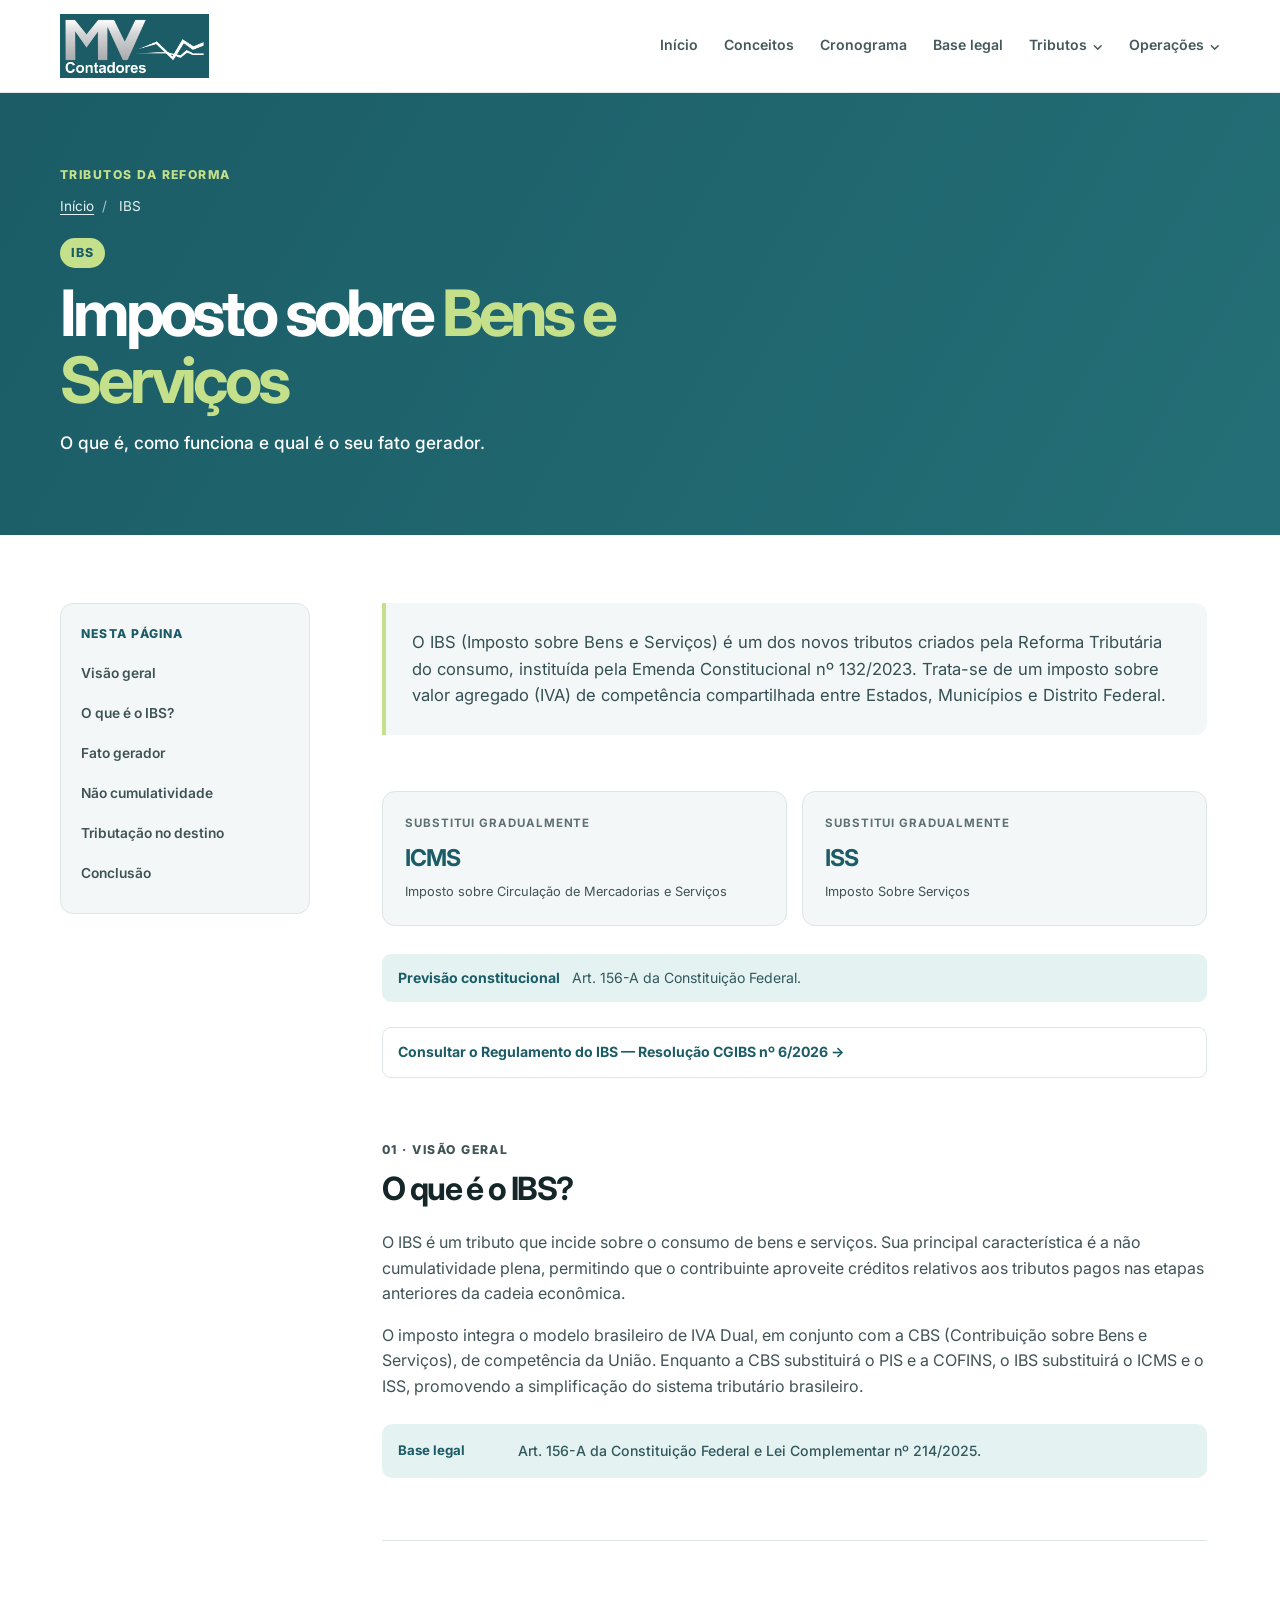
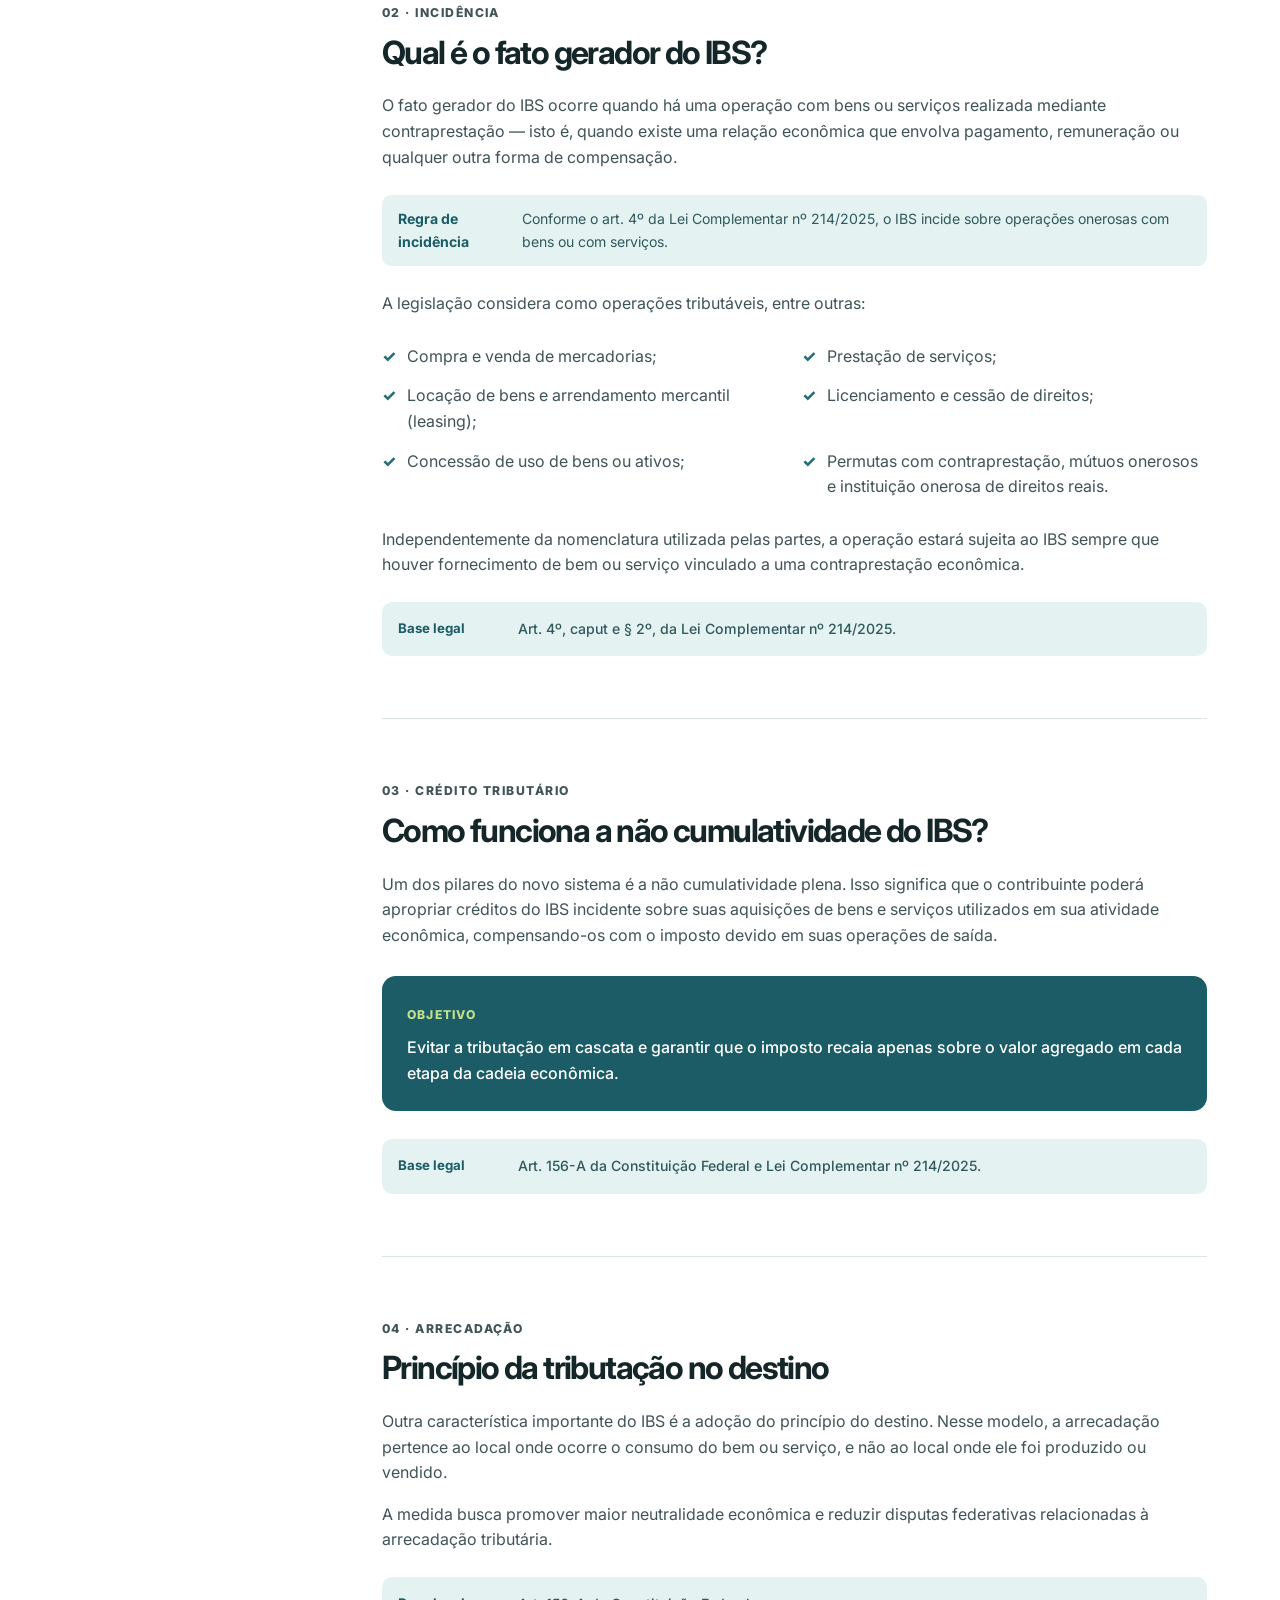
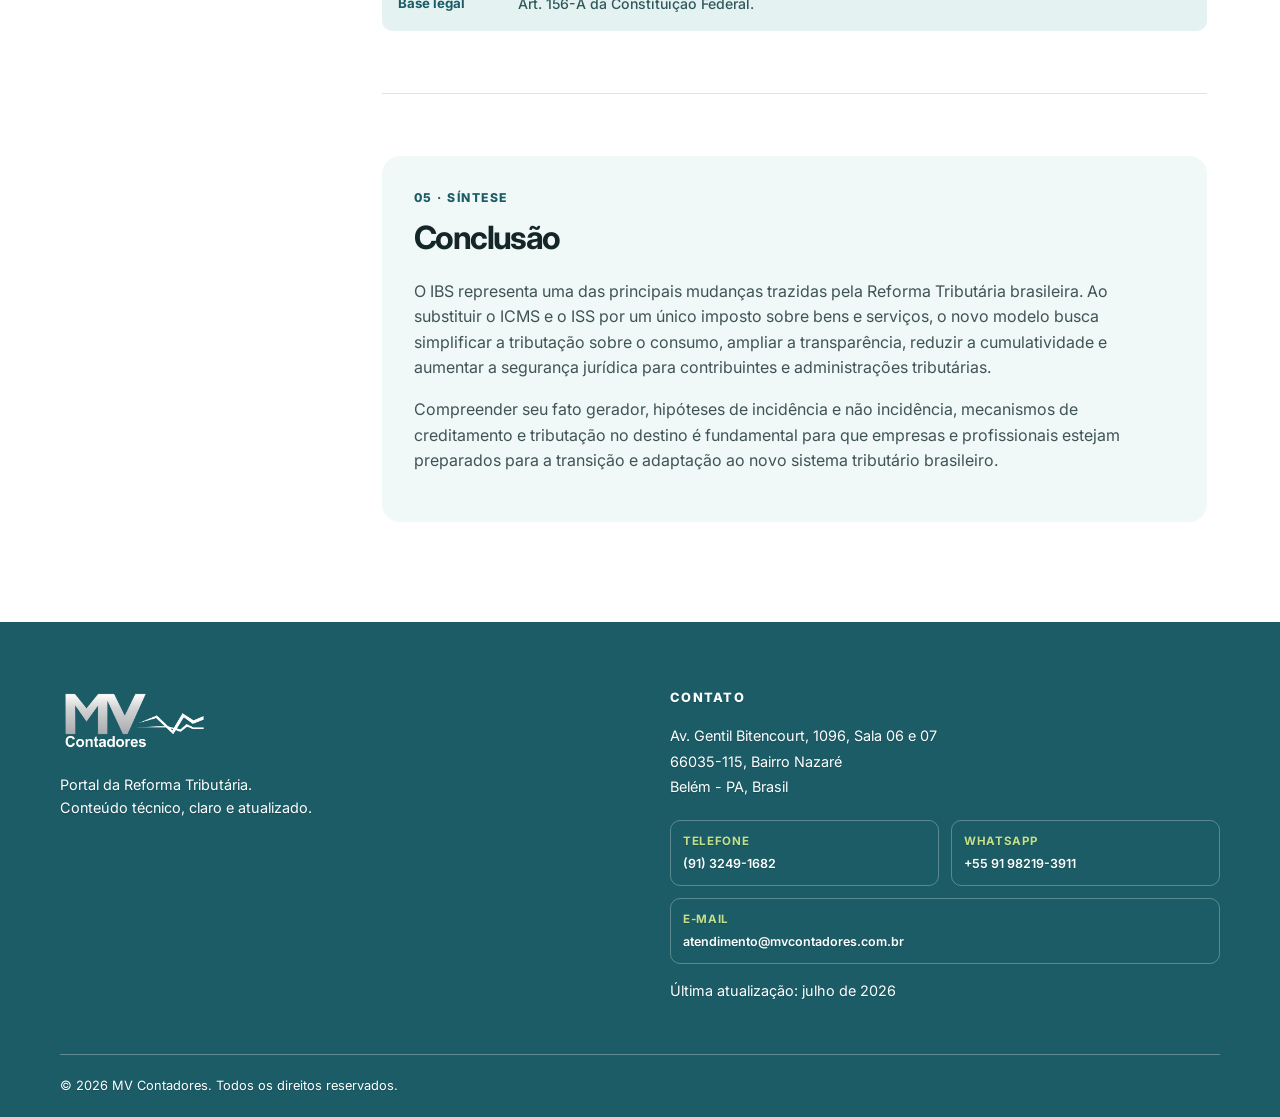
<file: ibs.html>
<!DOCTYPE html>
<html lang="pt-BR">
<head>
  <meta charset="UTF-8" /><meta name="viewport" content="width=device-width, initial-scale=1.0" />
  <meta name="description" content="IBS: o que é, como funciona e qual é o fato gerador." />
  <title>IBS | MV Contadores</title>
  <link rel="preconnect" href="https://fonts.googleapis.com" /><link rel="preconnect" href="https://fonts.gstatic.com" crossorigin />
  <link href="https://fonts.googleapis.com/css2?family=Inter:wght@400;500;600;700;800&display=swap" rel="stylesheet" /><link rel="stylesheet" href="style.css" />
</head>
<body>
  <a class="skip-link" href="#conteudo">Pular para o conteúdo</a>
  <header class="site-header"><div class="container header-content"><a class="brand" href="index.html"><img class="brand-logo" src="IMG/logo-escritorio.png" alt="Logo do escritório" onerror="this.style.display='none';this.nextElementSibling.style.display='inline'" /><span class="brand-name logo-fallback">Logo do escritório</span></a><button class="menu-toggle" type="button" aria-expanded="false" aria-controls="main-nav"><span class="sr-only">Abrir menu</span><span></span><span></span><span></span></button><nav id="main-nav" class="main-nav" aria-label="Navegação principal"><a href="index.html">Início</a><a href="conceitos.html">Conceitos</a><a href="https://sites.google.com/mvcontadores.com.br/mvreformatributria/cronograma-da-reforma-tribut%C3%A1ria">Cronograma</a><a href="base-legal.html">Base legal</a><details class="nav-dropdown"><summary>Tributos</summary><div class="dropdown-menu"><a class="active" href="ibs.html">IBS</a><a href="https://sites.google.com/mvcontadores.com.br/mvreformatributria/cbs">CBS</a><a href="https://sites.google.com/mvcontadores.com.br/mvreformatributria/is">IS</a><a href="https://sites.google.com/mvcontadores.com.br/mvreformatributria/base-de-c%C3%A1lculo-do-ibs-e-da-cbs">Base de cálculo</a><a href="https://sites.google.com/mvcontadores.com.br/mvreformatributria/incid%C3%AAncia-e-n%C3%A3o-incid%C3%AAncia">Incidência e não incidência</a></div></details><details class="nav-dropdown"><summary>Operações</summary><div class="dropdown-menu"><a href="https://sites.google.com/mvcontadores.com.br/mvreformatributria/split-payment">Split Payment</a><a href="https://sites.google.com/mvcontadores.com.br/mvreformatributria/regras-operacionais-especiais">Regras operacionais especiais</a><a href="https://sites.google.com/mvcontadores.com.br/mvreformatributria/regimes-diferenciados">Regimes diferenciados</a><a href="https://sites.google.com/mvcontadores.com.br/mvreformatributria/novos-elementos-nf-e">Novos elementos NF-e</a></div></details></nav></div></header>
  <main id="conteudo">
    <section class="page-hero tax-page-hero"><div class="container"><p class="eyebrow">Tributos da Reforma</p><p class="breadcrumb"><a href="index.html">Início</a><span>/</span> IBS</p><span class="tax-hero-label">IBS</span><h1>Imposto sobre <span>Bens e Serviços</span></h1><p>O que é, como funciona e qual é o seu fato gerador.</p></div></section>
    <section class="section tax-page"><div class="container tax-page-grid"><aside class="concepts-index" aria-label="Nesta página"><p>Nesta página</p><a href="#visao-geral">Visão geral</a><a href="#o-que-e">O que é o IBS?</a><a href="#fato-gerador">Fato gerador</a><a href="#nao-cumulatividade">Não cumulatividade</a><a href="#destino">Tributação no destino</a><a href="#conclusao">Conclusão</a></aside><article class="article-content tax-article">
      <section id="visao-geral"><p class="article-intro">O IBS (Imposto sobre Bens e Serviços) é um dos novos tributos criados pela Reforma Tributária do consumo, instituída pela Emenda Constitucional nº 132/2023. Trata-se de um imposto sobre valor agregado (IVA) de competência compartilhada entre Estados, Municípios e Distrito Federal.</p><div class="tax-replacement"><div><span>Substitui gradualmente</span><strong>ICMS</strong><small>Imposto sobre Circulação de Mercadorias e Serviços</small></div><div><span>Substitui gradualmente</span><strong>ISS</strong><small>Imposto Sobre Serviços</small></div></div><div class="legal-inline"><strong>Previsão constitucional</strong><span>Art. 156-A da Constituição Federal.</span></div><div class="official-links"><a href="https://www.cgibs.gov.br/upload/arquivos/202604/30084927-res-cgibs-n-6-30-abr-2026-regulamenta-o-ibs.pdf" target="_blank" rel="noopener noreferrer">Consultar o Regulamento do IBS — Resolução CGIBS nº 6/2026 →</a></div></section>
      <section id="o-que-e" class="tax-section"><p class="eyebrow">01 · Visão geral</p><h2>O que é o IBS?</h2><p>O IBS é um tributo que incide sobre o consumo de bens e serviços. Sua principal característica é a não cumulatividade plena, permitindo que o contribuinte aproveite créditos relativos aos tributos pagos nas etapas anteriores da cadeia econômica.</p><p>O imposto integra o modelo brasileiro de IVA Dual, em conjunto com a CBS (Contribuição sobre Bens e Serviços), de competência da União. Enquanto a CBS substituirá o PIS e a COFINS, o IBS substituirá o ICMS e o ISS, promovendo a simplificação do sistema tributário brasileiro.</p><div class="importance"><strong>Base legal</strong><p>Art. 156-A da Constituição Federal e Lei Complementar nº 214/2025.</p></div></section>
      <section id="fato-gerador" class="tax-section"><p class="eyebrow">02 · Incidência</p><h2>Qual é o fato gerador do IBS?</h2><p>O fato gerador do IBS ocorre quando há uma operação com bens ou serviços realizada mediante contraprestação — isto é, quando existe uma relação econômica que envolva pagamento, remuneração ou qualquer outra forma de compensação.</p><div class="legal-inline"><strong>Regra de incidência</strong><span>Conforme o art. 4º da Lei Complementar nº 214/2025, o IBS incide sobre operações onerosas com bens ou com serviços.</span></div><p>A legislação considera como operações tributáveis, entre outras:</p><ul class="feature-list tax-list"><li>Compra e venda de mercadorias;</li><li>Prestação de serviços;</li><li>Locação de bens e arrendamento mercantil (leasing);</li><li>Licenciamento e cessão de direitos;</li><li>Concessão de uso de bens ou ativos;</li><li>Permutas com contraprestação, mútuos onerosos e instituição onerosa de direitos reais.</li></ul><p>Independentemente da nomenclatura utilizada pelas partes, a operação estará sujeita ao IBS sempre que houver fornecimento de bem ou serviço vinculado a uma contraprestação econômica.</p><div class="importance"><strong>Base legal</strong><p>Art. 4º, caput e § 2º, da Lei Complementar nº 214/2025.</p></div></section>
      <section id="nao-cumulatividade" class="tax-section"><p class="eyebrow">03 · Crédito tributário</p><h2>Como funciona a não cumulatividade do IBS?</h2><p>Um dos pilares do novo sistema é a não cumulatividade plena. Isso significa que o contribuinte poderá apropriar créditos do IBS incidente sobre suas aquisições de bens e serviços utilizados em sua atividade econômica, compensando-os com o imposto devido em suas operações de saída.</p><div class="tax-highlight"><span>Objetivo</span><p>Evitar a tributação em cascata e garantir que o imposto recaia apenas sobre o valor agregado em cada etapa da cadeia econômica.</p></div><div class="importance"><strong>Base legal</strong><p>Art. 156-A da Constituição Federal e Lei Complementar nº 214/2025.</p></div></section>
      <section id="destino" class="tax-section"><p class="eyebrow">04 · Arrecadação</p><h2>Princípio da tributação no destino</h2><p>Outra característica importante do IBS é a adoção do princípio do destino. Nesse modelo, a arrecadação pertence ao local onde ocorre o consumo do bem ou serviço, e não ao local onde ele foi produzido ou vendido.</p><p>A medida busca promover maior neutralidade econômica e reduzir disputas federativas relacionadas à arrecadação tributária.</p><div class="importance"><strong>Base legal</strong><p>Art. 156-A da Constituição Federal.</p></div></section>
      <section id="conclusao" class="tax-section tax-conclusion"><p class="eyebrow">05 · Síntese</p><h2>Conclusão</h2><p>O IBS representa uma das principais mudanças trazidas pela Reforma Tributária brasileira. Ao substituir o ICMS e o ISS por um único imposto sobre bens e serviços, o novo modelo busca simplificar a tributação sobre o consumo, ampliar a transparência, reduzir a cumulatividade e aumentar a segurança jurídica para contribuintes e administrações tributárias.</p><p>Compreender seu fato gerador, hipóteses de incidência e não incidência, mecanismos de creditamento e tributação no destino é fundamental para que empresas e profissionais estejam preparados para a transição e adaptação ao novo sistema tributário brasileiro.</p></section>
    </article></div></section>
  </main>
  <footer class="site-footer" data-site-footer></footer><script src="footer.js"></script><script>const toggle=document.querySelector('.menu-toggle'),nav=document.querySelector('.main-nav');toggle.addEventListener('click',()=>{const open=nav.classList.toggle('is-open');toggle.setAttribute('aria-expanded',open)});const dropdowns=[...document.querySelectorAll('.nav-dropdown')];dropdowns.forEach(dropdown=>dropdown.addEventListener('toggle',()=>{if(dropdown.open)dropdowns.forEach(other=>{if(other!==dropdown)other.open=false})}));document.addEventListener('click',event=>{if(!event.target.closest('.nav-dropdown'))dropdowns.forEach(dropdown=>dropdown.open=false)});</script>
</body>
</html>
</file>
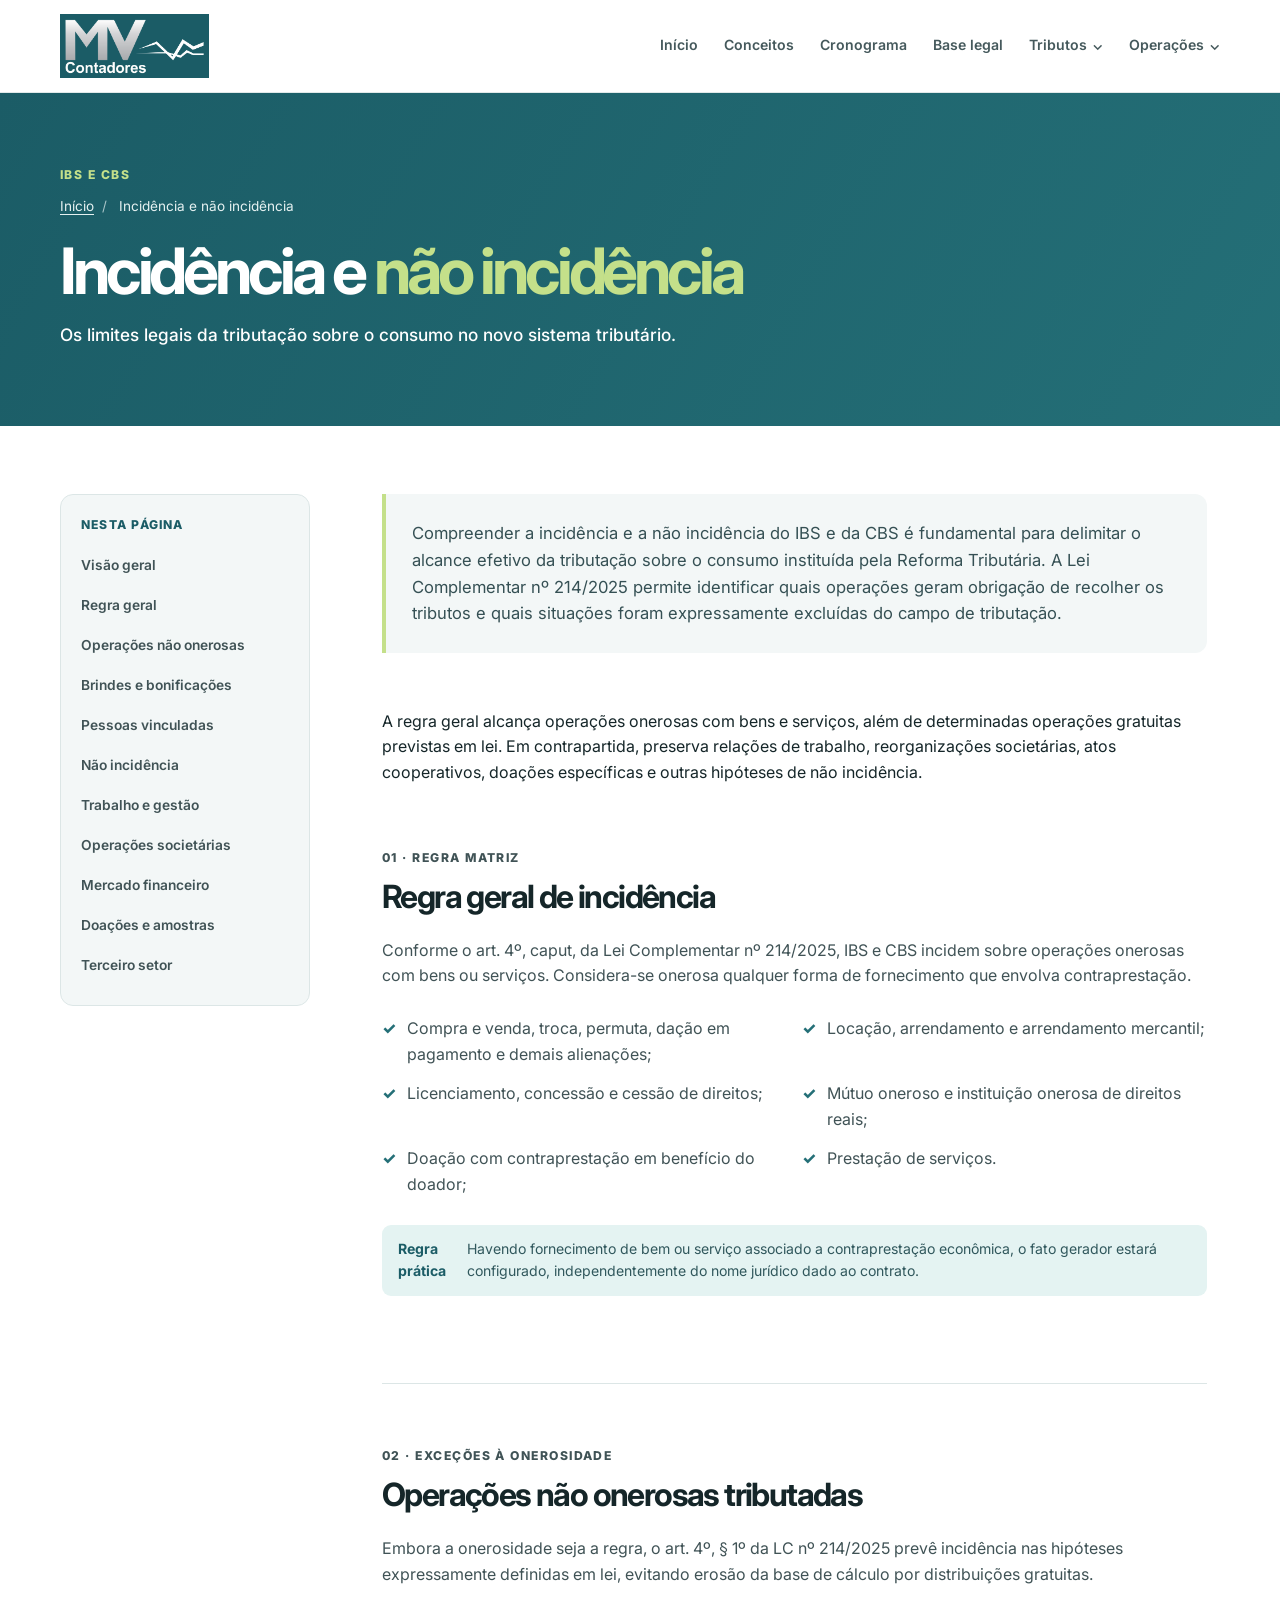
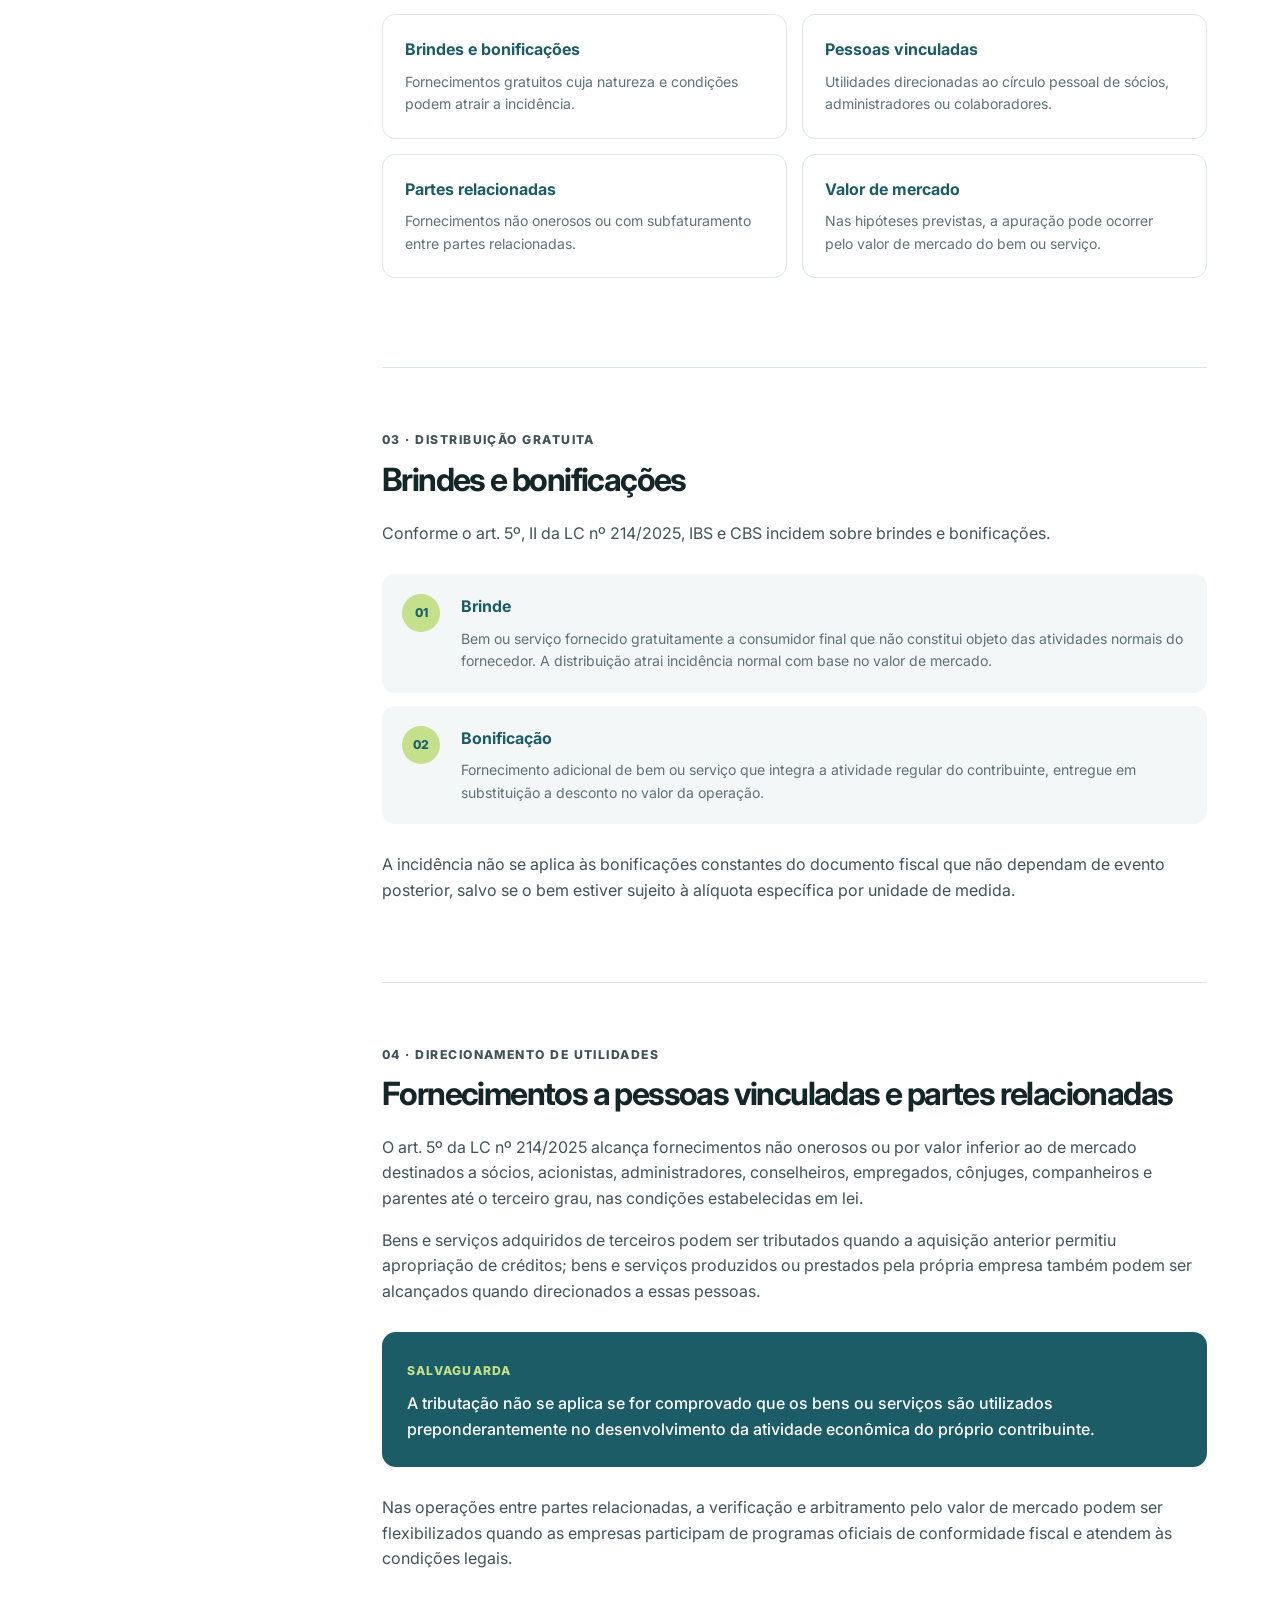
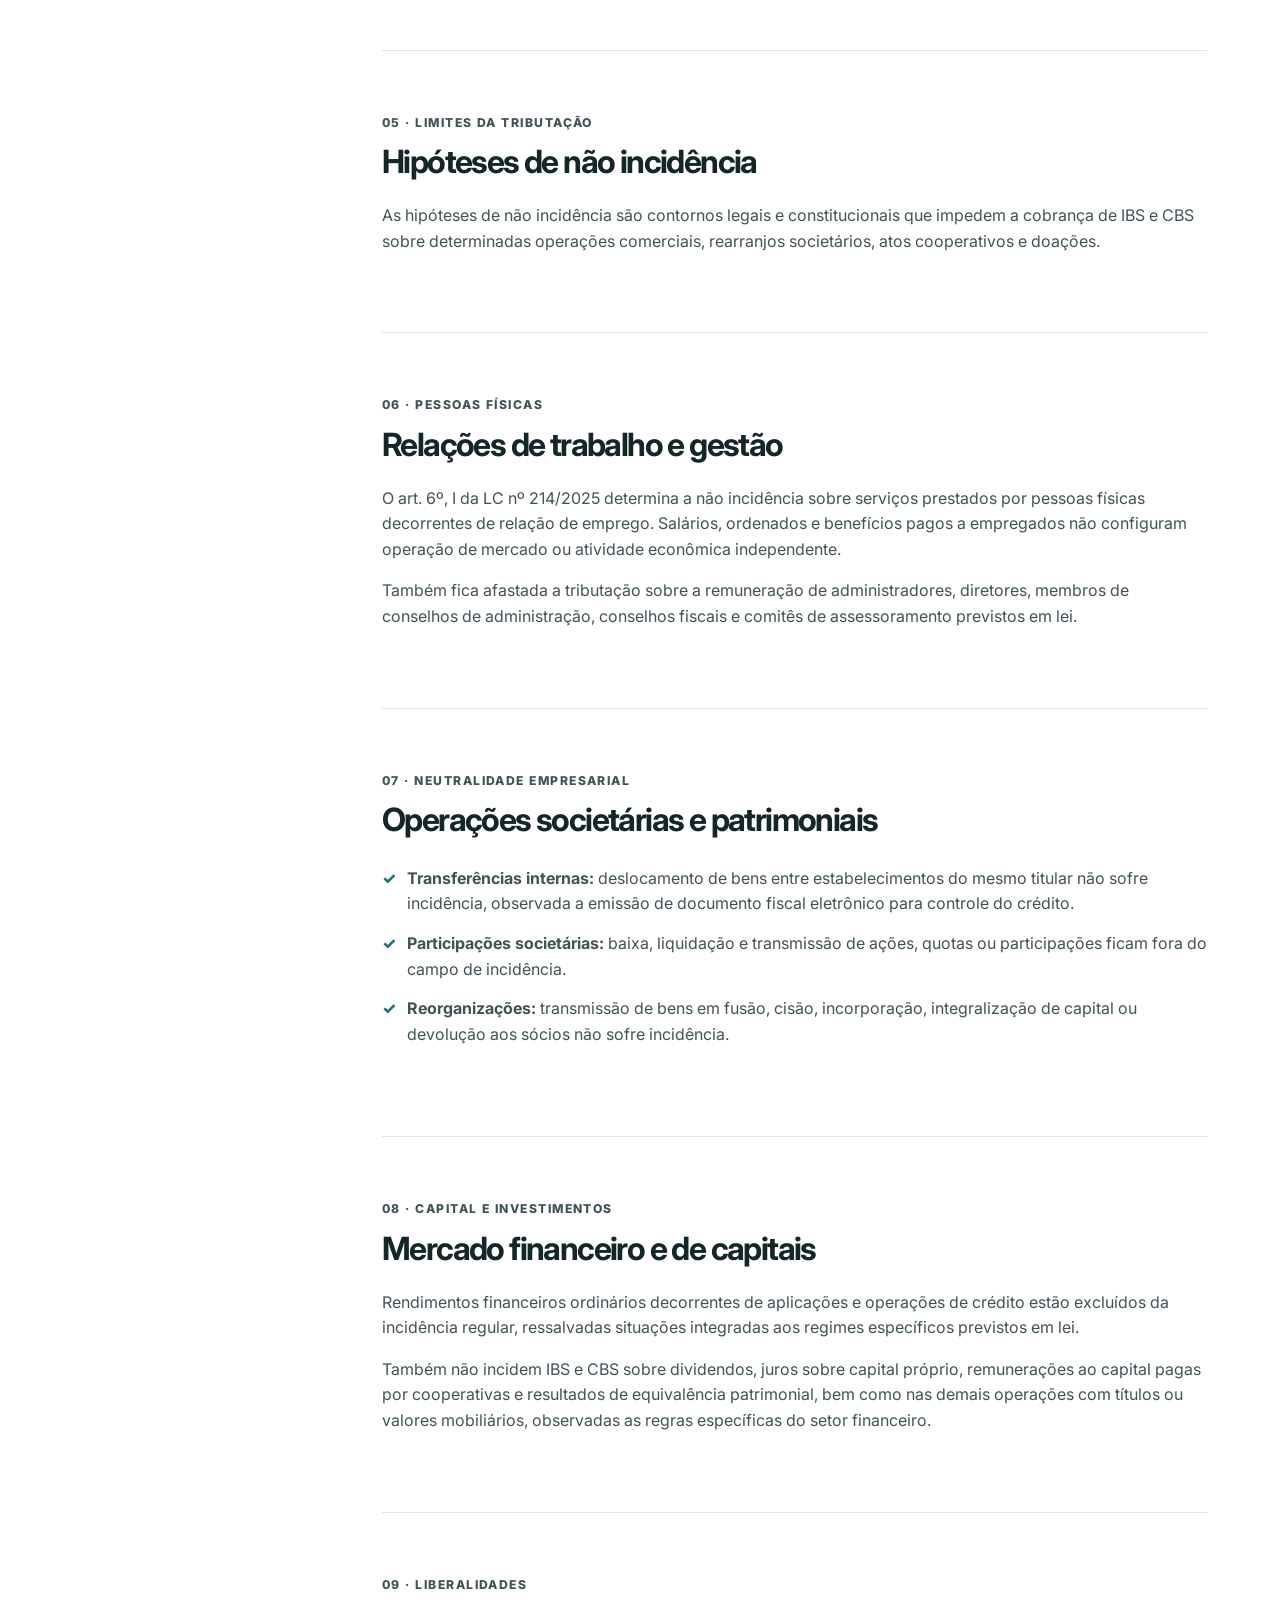
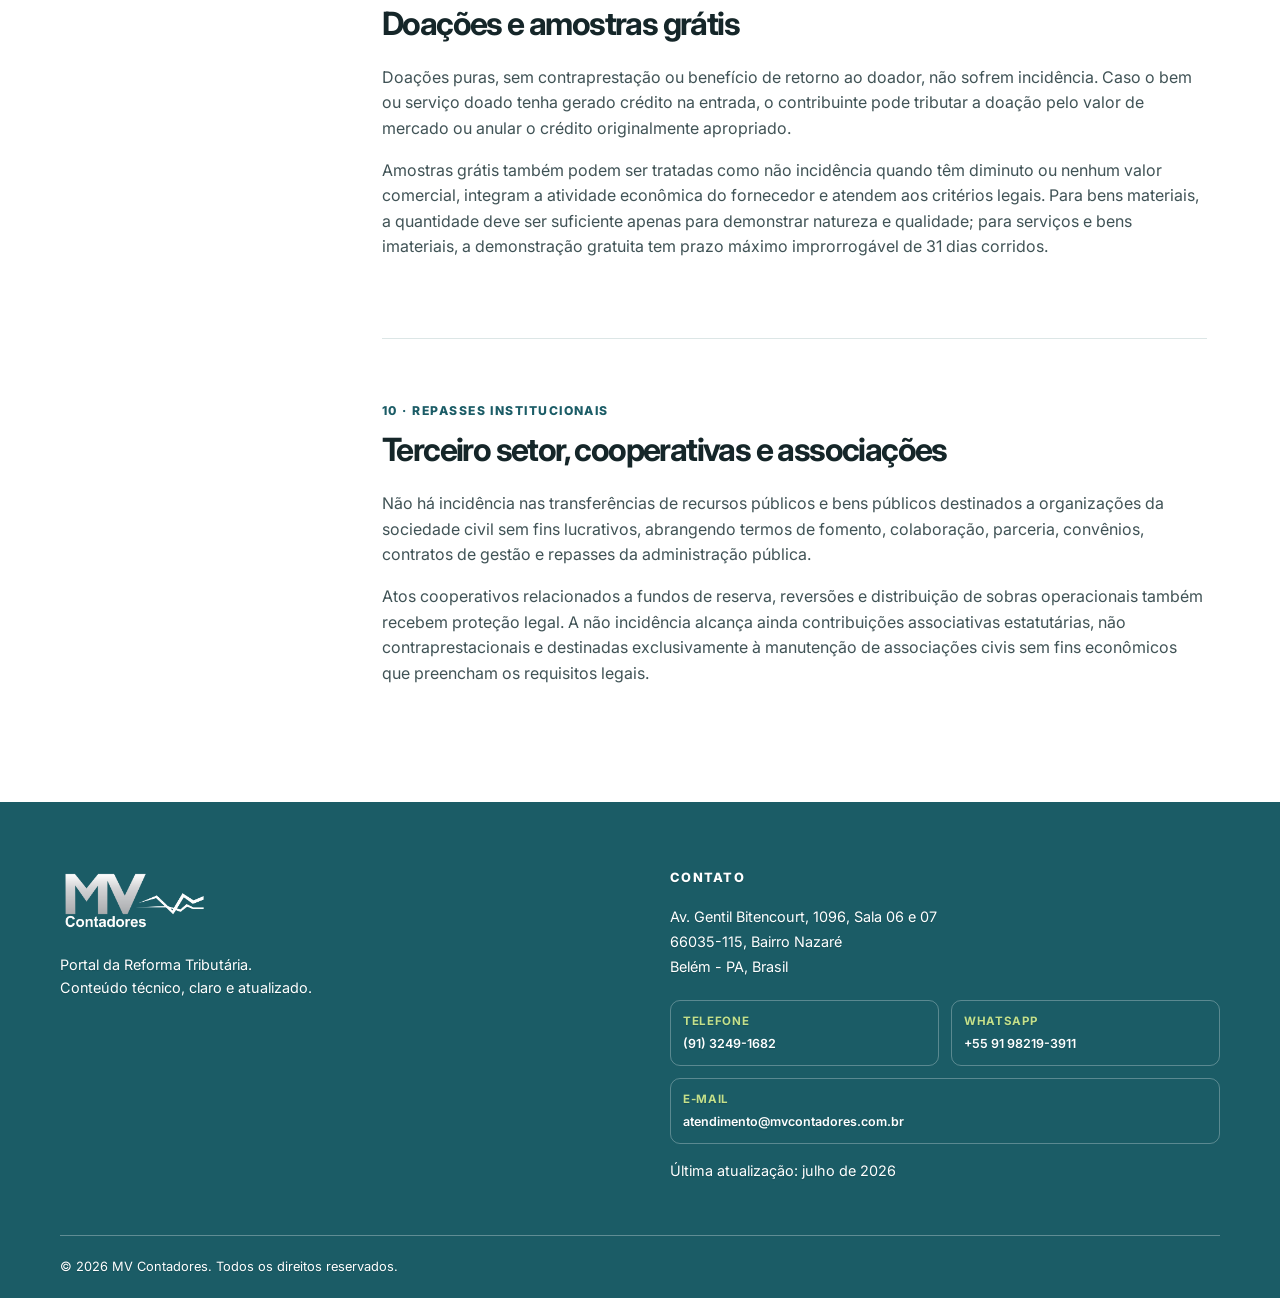
<file: incidencia-nao-incidencia.html>
<!DOCTYPE html>
<html lang="pt-BR"><head><meta charset="UTF-8" /><meta name="viewport" content="width=device-width, initial-scale=1.0" /><meta name="description" content="Incidência e não incidência do IBS e da CBS." /><title>Incidência e Não Incidência | MV Contadores</title><link rel="preconnect" href="https://fonts.googleapis.com" /><link rel="preconnect" href="https://fonts.gstatic.com" crossorigin /><link href="https://fonts.googleapis.com/css2?family=Inter:wght@400;500;600;700;800&display=swap" rel="stylesheet" /><link rel="stylesheet" href="style.css" /></head><body>
<a class="skip-link" href="#conteudo">Pular para o conteúdo</a>
<header class="site-header"><div class="container header-content"><a class="brand" href="index.html"><img class="brand-logo" src="IMG/logo-escritorio.png" alt="Logo do escritório" onerror="this.style.display='none';this.nextElementSibling.style.display='inline'" /><span class="brand-name logo-fallback">Logo do escritório</span></a><button class="menu-toggle" type="button" aria-expanded="false" aria-controls="main-nav"><span class="sr-only">Abrir menu</span><span></span><span></span><span></span></button><nav id="main-nav" class="main-nav" aria-label="Navegação principal"><a href="index.html">Início</a><a href="conceitos.html">Conceitos</a><a href="https://sites.google.com/mvcontadores.com.br/mvreformatributria/cronograma-da-reforma-tribut%C3%A1ria">Cronograma</a><a href="base-legal.html">Base legal</a><details class="nav-dropdown"><summary>Tributos</summary><div class="dropdown-menu"><a href="ibs.html">IBS</a><a href="cbs.html">CBS</a><a href="is.html">IS</a><a href="base-calculo.html">Base de cálculo</a><a class="active" href="incidencia-nao-incidencia.html">Incidência e não incidência</a></div></details><details class="nav-dropdown"><summary>Operações</summary><div class="dropdown-menu"><a href="https://sites.google.com/mvcontadores.com.br/mvreformatributria/split-payment">Split Payment</a><a href="https://sites.google.com/mvcontadores.com.br/mvreformatributria/regras-operacionais-especiais">Regras operacionais especiais</a><a href="https://sites.google.com/mvcontadores.com.br/mvreformatributria/regimes-diferenciados">Regimes diferenciados</a><a href="https://sites.google.com/mvcontadores.com.br/mvreformatributria/novos-elementos-nf-e">Novos elementos NF-e</a></div></details></nav></div></header>
<main id="conteudo"><section class="page-hero"><div class="container"><p class="eyebrow">IBS e CBS</p><p class="breadcrumb"><a href="index.html">Início</a><span>/</span> Incidência e não incidência</p><h1>Incidência e <span>não incidência</span></h1><p>Os limites legais da tributação sobre o consumo no novo sistema tributário.</p></div></section>
<section class="section tax-page"><div class="container tax-page-grid"><aside class="concepts-index" aria-label="Nesta página"><p>Nesta página</p><a href="#visao-geral">Visão geral</a><a href="#regra-geral">Regra geral</a><a href="#gratuitas">Operações não onerosas</a><a href="#brindes">Brindes e bonificações</a><a href="#vinculadas">Pessoas vinculadas</a><a href="#nao-incidencia">Não incidência</a><a href="#trabalho">Trabalho e gestão</a><a href="#societarias">Operações societárias</a><a href="#financeiro">Mercado financeiro</a><a href="#doacoes">Doações e amostras</a><a href="#terceiro-setor">Terceiro setor</a></aside><article class="article-content tax-article">
<section id="visao-geral"><p class="article-intro">Compreender a incidência e a não incidência do IBS e da CBS é fundamental para delimitar o alcance efetivo da tributação sobre o consumo instituída pela Reforma Tributária. A Lei Complementar nº 214/2025 permite identificar quais operações geram obrigação de recolher os tributos e quais situações foram expressamente excluídas do campo de tributação.</p><p>A regra geral alcança operações onerosas com bens e serviços, além de determinadas operações gratuitas previstas em lei. Em contrapartida, preserva relações de trabalho, reorganizações societárias, atos cooperativos, doações específicas e outras hipóteses de não incidência.</p></section>
<section id="regra-geral" class="tax-section"><p class="eyebrow">01 · Regra matriz</p><h2>Regra geral de incidência</h2><p>Conforme o art. 4º, caput, da Lei Complementar nº 214/2025, IBS e CBS incidem sobre operações onerosas com bens ou serviços. Considera-se onerosa qualquer forma de fornecimento que envolva contraprestação.</p><ul class="feature-list tax-list"><li>Compra e venda, troca, permuta, dação em pagamento e demais alienações;</li><li>Locação, arrendamento e arrendamento mercantil;</li><li>Licenciamento, concessão e cessão de direitos;</li><li>Mútuo oneroso e instituição onerosa de direitos reais;</li><li>Doação com contraprestação em benefício do doador;</li><li>Prestação de serviços.</li></ul><div class="legal-inline"><strong>Regra prática</strong><span>Havendo fornecimento de bem ou serviço associado a contraprestação econômica, o fato gerador estará configurado, independentemente do nome jurídico dado ao contrato.</span></div></section>
<section id="gratuitas" class="tax-section"><p class="eyebrow">02 · Exceções à onerosidade</p><h2>Operações não onerosas tributadas</h2><p>Embora a onerosidade seja a regra, o art. 4º, § 1º da LC nº 214/2025 prevê incidência nas hipóteses expressamente definidas em lei, evitando erosão da base de cálculo por distribuições gratuitas.</p><div class="definition-grid"><article><h3>Brindes e bonificações</h3><p>Fornecimentos gratuitos cuja natureza e condições podem atrair a incidência.</p></article><article><h3>Pessoas vinculadas</h3><p>Utilidades direcionadas ao círculo pessoal de sócios, administradores ou colaboradores.</p></article><article><h3>Partes relacionadas</h3><p>Fornecimentos não onerosos ou com subfaturamento entre partes relacionadas.</p></article><article><h3>Valor de mercado</h3><p>Nas hipóteses previstas, a apuração pode ocorrer pelo valor de mercado do bem ou serviço.</p></article></div></section>
<section id="brindes" class="tax-section"><p class="eyebrow">03 · Distribuição gratuita</p><h2>Brindes e bonificações</h2><p>Conforme o art. 5º, II da LC nº 214/2025, IBS e CBS incidem sobre brindes e bonificações.</p><div class="numbered-list"><article><span>01</span><div><h3>Brinde</h3><p>Bem ou serviço fornecido gratuitamente a consumidor final que não constitui objeto das atividades normais do fornecedor. A distribuição atrai incidência normal com base no valor de mercado.</p></div></article><article><span>02</span><div><h3>Bonificação</h3><p>Fornecimento adicional de bem ou serviço que integra a atividade regular do contribuinte, entregue em substituição a desconto no valor da operação.</p></div></article></div><p>A incidência não se aplica às bonificações constantes do documento fiscal que não dependam de evento posterior, salvo se o bem estiver sujeito à alíquota específica por unidade de medida.</p></section>
<section id="vinculadas" class="tax-section"><p class="eyebrow">04 · Direcionamento de utilidades</p><h2>Fornecimentos a pessoas vinculadas e partes relacionadas</h2><p>O art. 5º da LC nº 214/2025 alcança fornecimentos não onerosos ou por valor inferior ao de mercado destinados a sócios, acionistas, administradores, conselheiros, empregados, cônjuges, companheiros e parentes até o terceiro grau, nas condições estabelecidas em lei.</p><p>Bens e serviços adquiridos de terceiros podem ser tributados quando a aquisição anterior permitiu apropriação de créditos; bens e serviços produzidos ou prestados pela própria empresa também podem ser alcançados quando direcionados a essas pessoas.</p><div class="tax-highlight"><span>Salvaguarda</span><p>A tributação não se aplica se for comprovado que os bens ou serviços são utilizados preponderantemente no desenvolvimento da atividade econômica do próprio contribuinte.</p></div><p>Nas operações entre partes relacionadas, a verificação e arbitramento pelo valor de mercado podem ser flexibilizados quando as empresas participam de programas oficiais de conformidade fiscal e atendem às condições legais.</p></section>
<section id="nao-incidencia" class="tax-section"><p class="eyebrow">05 · Limites da tributação</p><h2>Hipóteses de não incidência</h2><p>As hipóteses de não incidência são contornos legais e constitucionais que impedem a cobrança de IBS e CBS sobre determinadas operações comerciais, rearranjos societários, atos cooperativos e doações.</p></section>
<section id="trabalho" class="tax-section"><p class="eyebrow">06 · Pessoas físicas</p><h2>Relações de trabalho e gestão</h2><p>O art. 6º, I da LC nº 214/2025 determina a não incidência sobre serviços prestados por pessoas físicas decorrentes de relação de emprego. Salários, ordenados e benefícios pagos a empregados não configuram operação de mercado ou atividade econômica independente.</p><p>Também fica afastada a tributação sobre a remuneração de administradores, diretores, membros de conselhos de administração, conselhos fiscais e comitês de assessoramento previstos em lei.</p></section>
<section id="societarias" class="tax-section"><p class="eyebrow">07 · Neutralidade empresarial</p><h2>Operações societárias e patrimoniais</h2><ul class="feature-list"><li><strong>Transferências internas:</strong> deslocamento de bens entre estabelecimentos do mesmo titular não sofre incidência, observada a emissão de documento fiscal eletrônico para controle do crédito.</li><li><strong>Participações societárias:</strong> baixa, liquidação e transmissão de ações, quotas ou participações ficam fora do campo de incidência.</li><li><strong>Reorganizações:</strong> transmissão de bens em fusão, cisão, incorporação, integralização de capital ou devolução aos sócios não sofre incidência.</li></ul></section>
<section id="financeiro" class="tax-section"><p class="eyebrow">08 · Capital e investimentos</p><h2>Mercado financeiro e de capitais</h2><p>Rendimentos financeiros ordinários decorrentes de aplicações e operações de crédito estão excluídos da incidência regular, ressalvadas situações integradas aos regimes específicos previstos em lei.</p><p>Também não incidem IBS e CBS sobre dividendos, juros sobre capital próprio, remunerações ao capital pagas por cooperativas e resultados de equivalência patrimonial, bem como nas demais operações com títulos ou valores mobiliários, observadas as regras específicas do setor financeiro.</p></section>
<section id="doacoes" class="tax-section"><p class="eyebrow">09 · Liberalidades</p><h2>Doações e amostras grátis</h2><p>Doações puras, sem contraprestação ou benefício de retorno ao doador, não sofrem incidência. Caso o bem ou serviço doado tenha gerado crédito na entrada, o contribuinte pode tributar a doação pelo valor de mercado ou anular o crédito originalmente apropriado.</p><p>Amostras grátis também podem ser tratadas como não incidência quando têm diminuto ou nenhum valor comercial, integram a atividade econômica do fornecedor e atendem aos critérios legais. Para bens materiais, a quantidade deve ser suficiente apenas para demonstrar natureza e qualidade; para serviços e bens imateriais, a demonstração gratuita tem prazo máximo improrrogável de 31 dias corridos.</p></section>
<section id="terceiro-setor" class="tax-section tax-conclusion"><p class="eyebrow">10 · Repasses institucionais</p><h2>Terceiro setor, cooperativas e associações</h2><p>Não há incidência nas transferências de recursos públicos e bens públicos destinados a organizações da sociedade civil sem fins lucrativos, abrangendo termos de fomento, colaboração, parceria, convênios, contratos de gestão e repasses da administração pública.</p><p>Atos cooperativos relacionados a fundos de reserva, reversões e distribuição de sobras operacionais também recebem proteção legal. A não incidência alcança ainda contribuições associativas estatutárias, não contraprestacionais e destinadas exclusivamente à manutenção de associações civis sem fins econômicos que preencham os requisitos legais.</p></section>
</article></div></section></main><footer class="site-footer" data-site-footer></footer><script src="footer.js"></script><script>const toggle=document.querySelector('.menu-toggle'),nav=document.querySelector('.main-nav');toggle.addEventListener('click',()=>{const open=nav.classList.toggle('is-open');toggle.setAttribute('aria-expanded',open)});const dropdowns=[...document.querySelectorAll('.nav-dropdown')];dropdowns.forEach(dropdown=>dropdown.addEventListener('toggle',()=>{if(dropdown.open)dropdowns.forEach(other=>{if(other!==dropdown)other.open=false})}));document.addEventListener('click',event=>{if(!event.target.closest('.nav-dropdown'))dropdowns.forEach(dropdown=>dropdown.open=false)});</script></body></html>
</file>
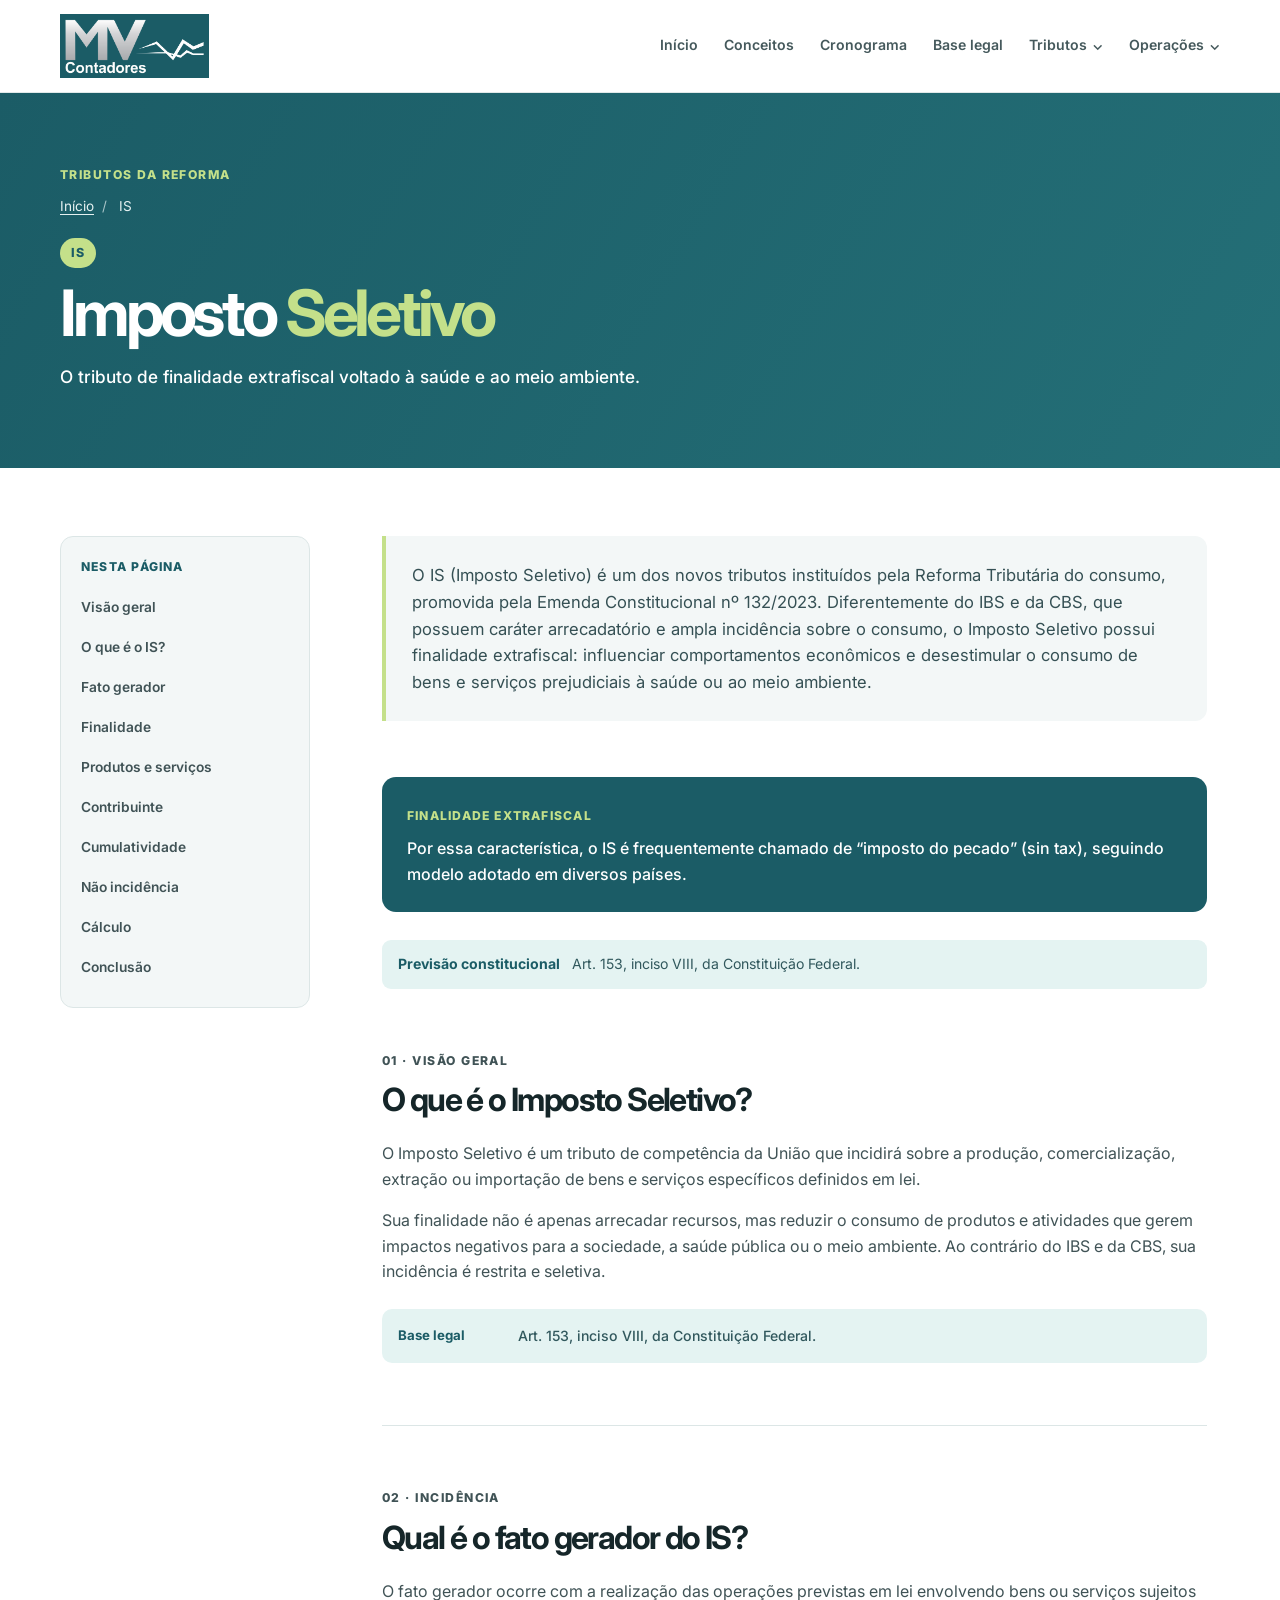
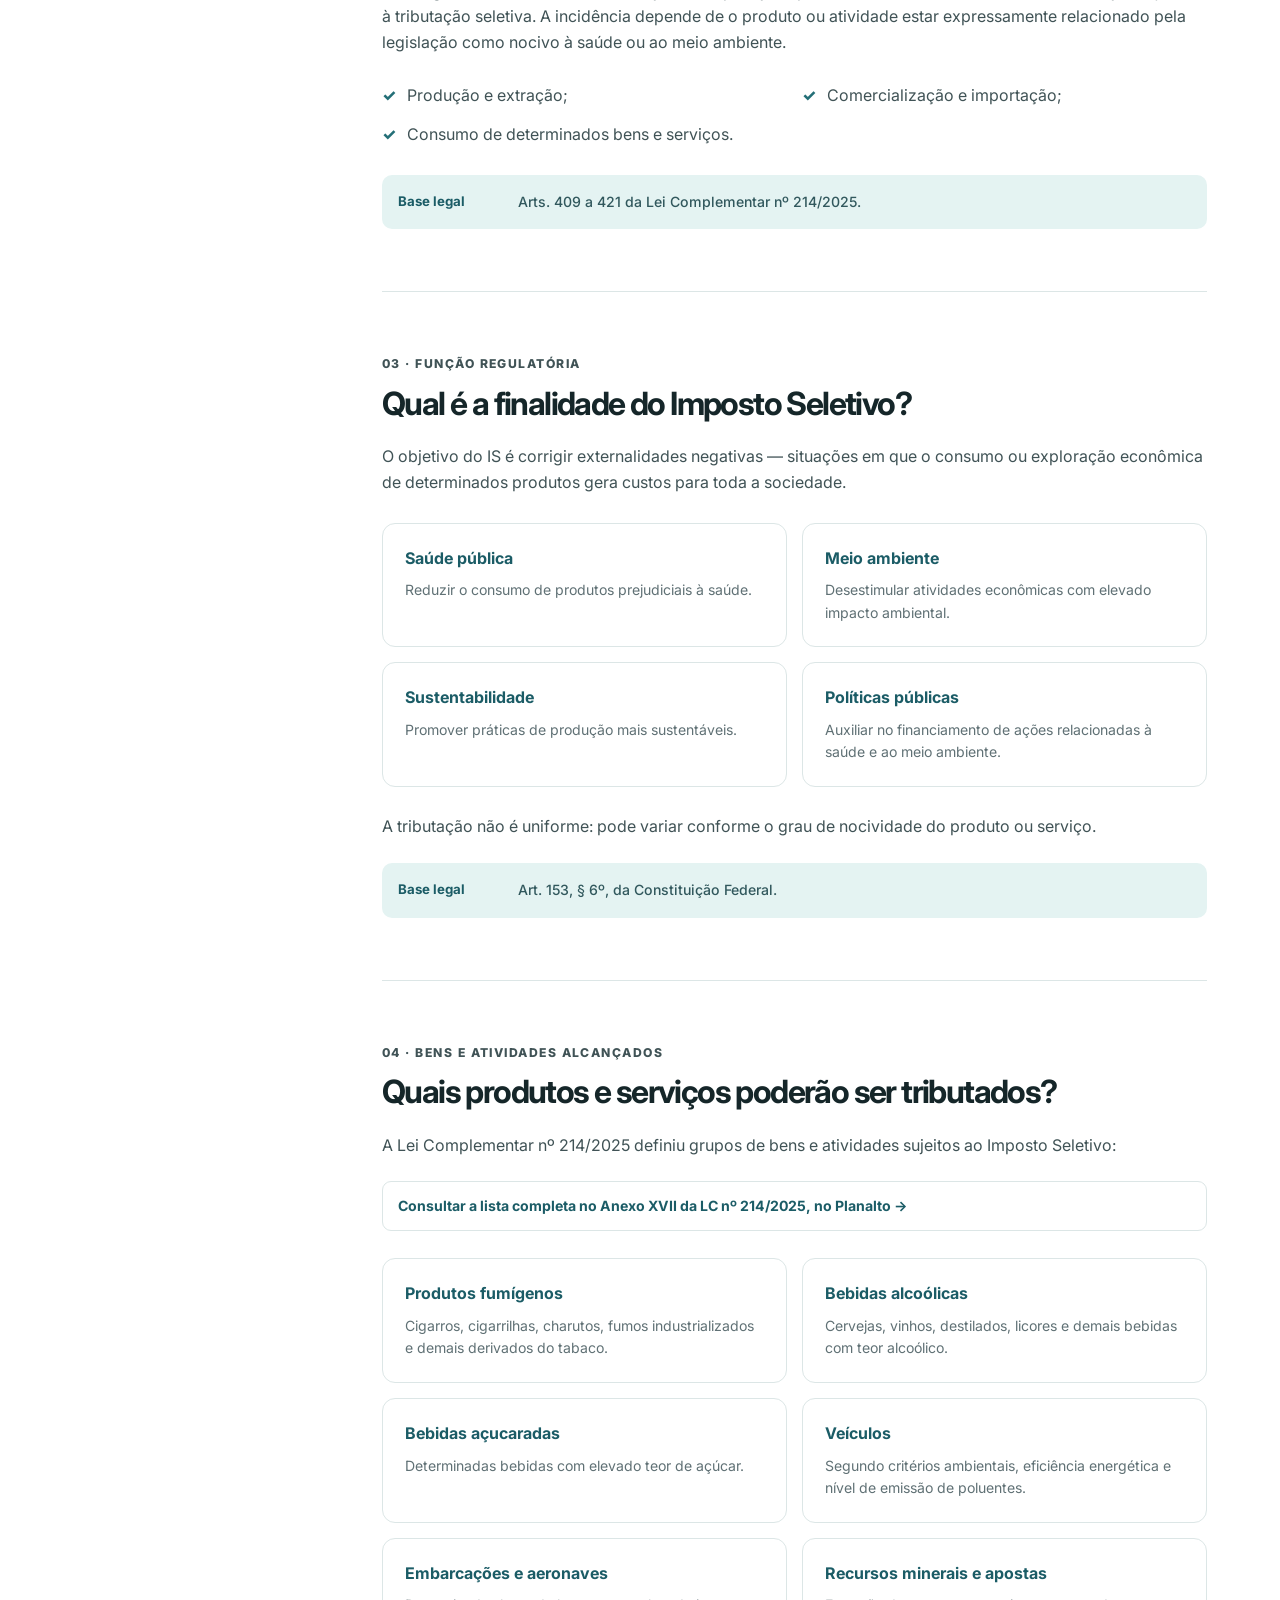
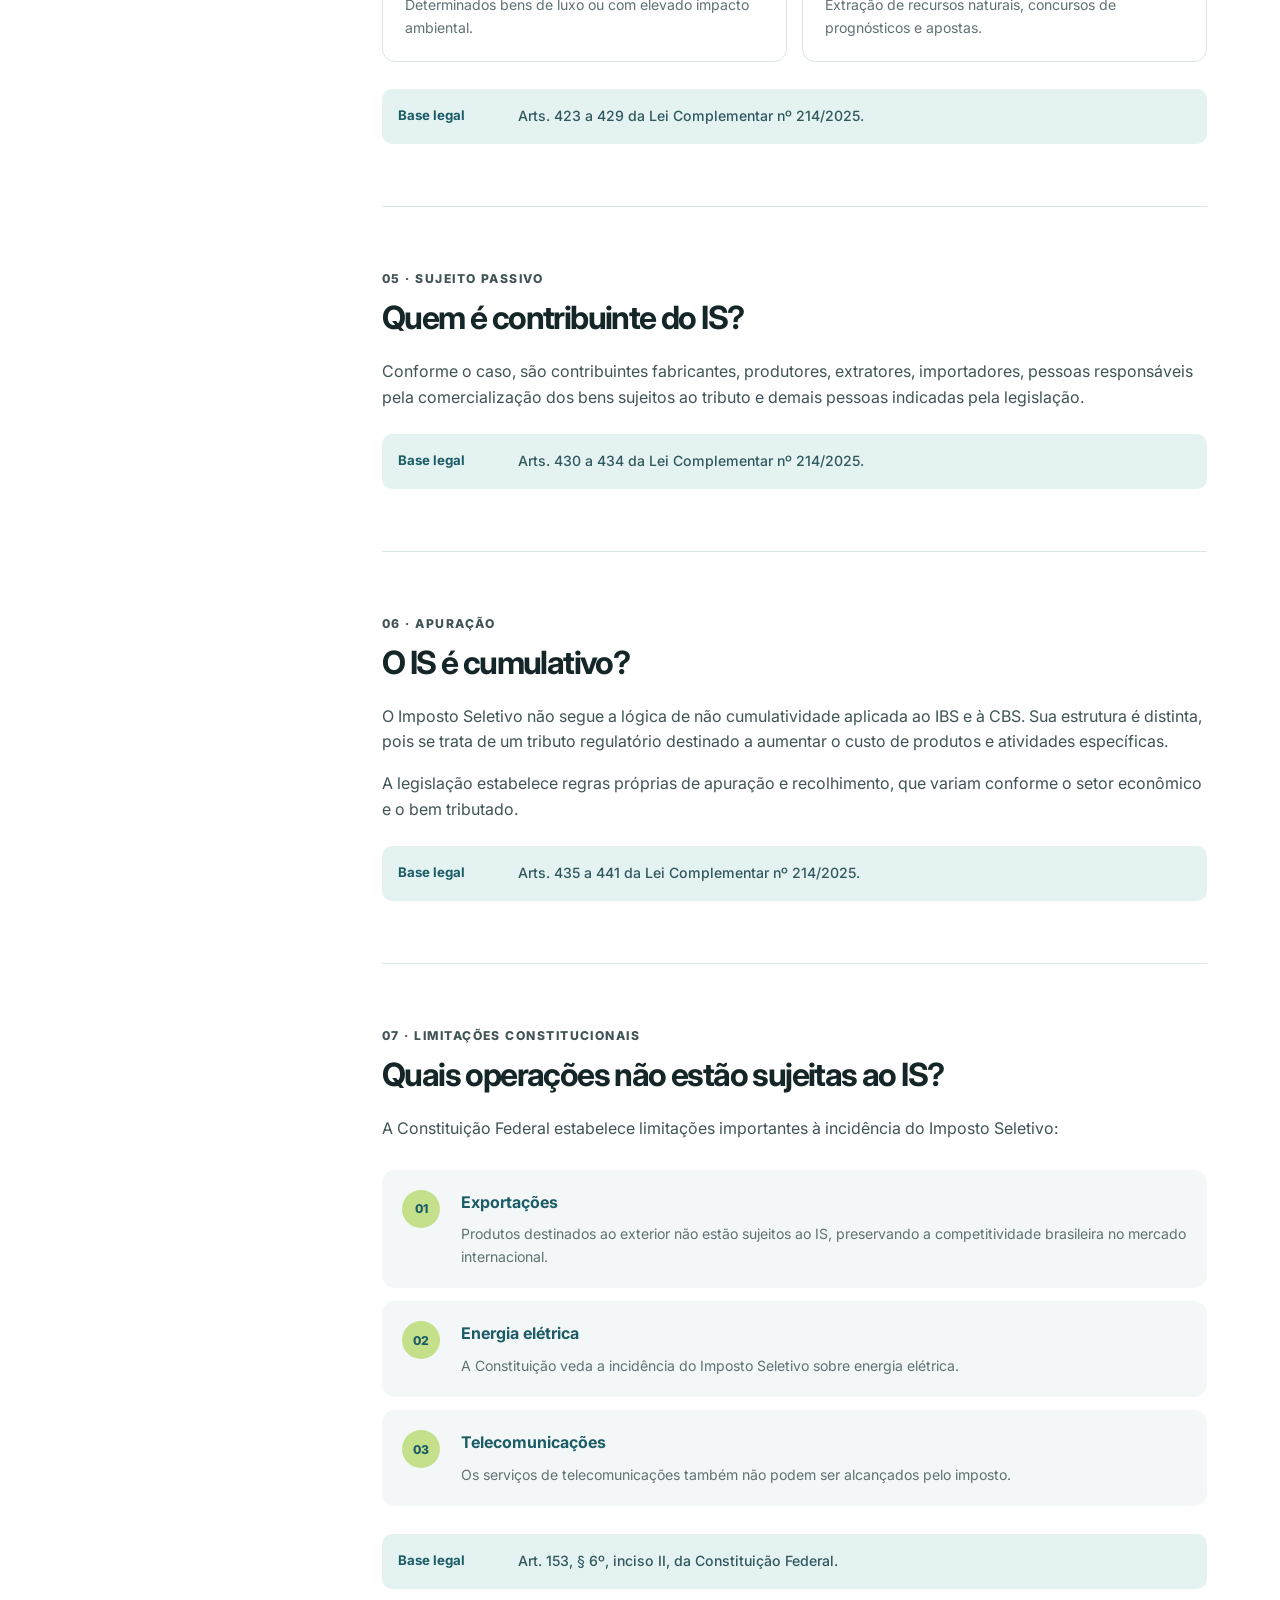
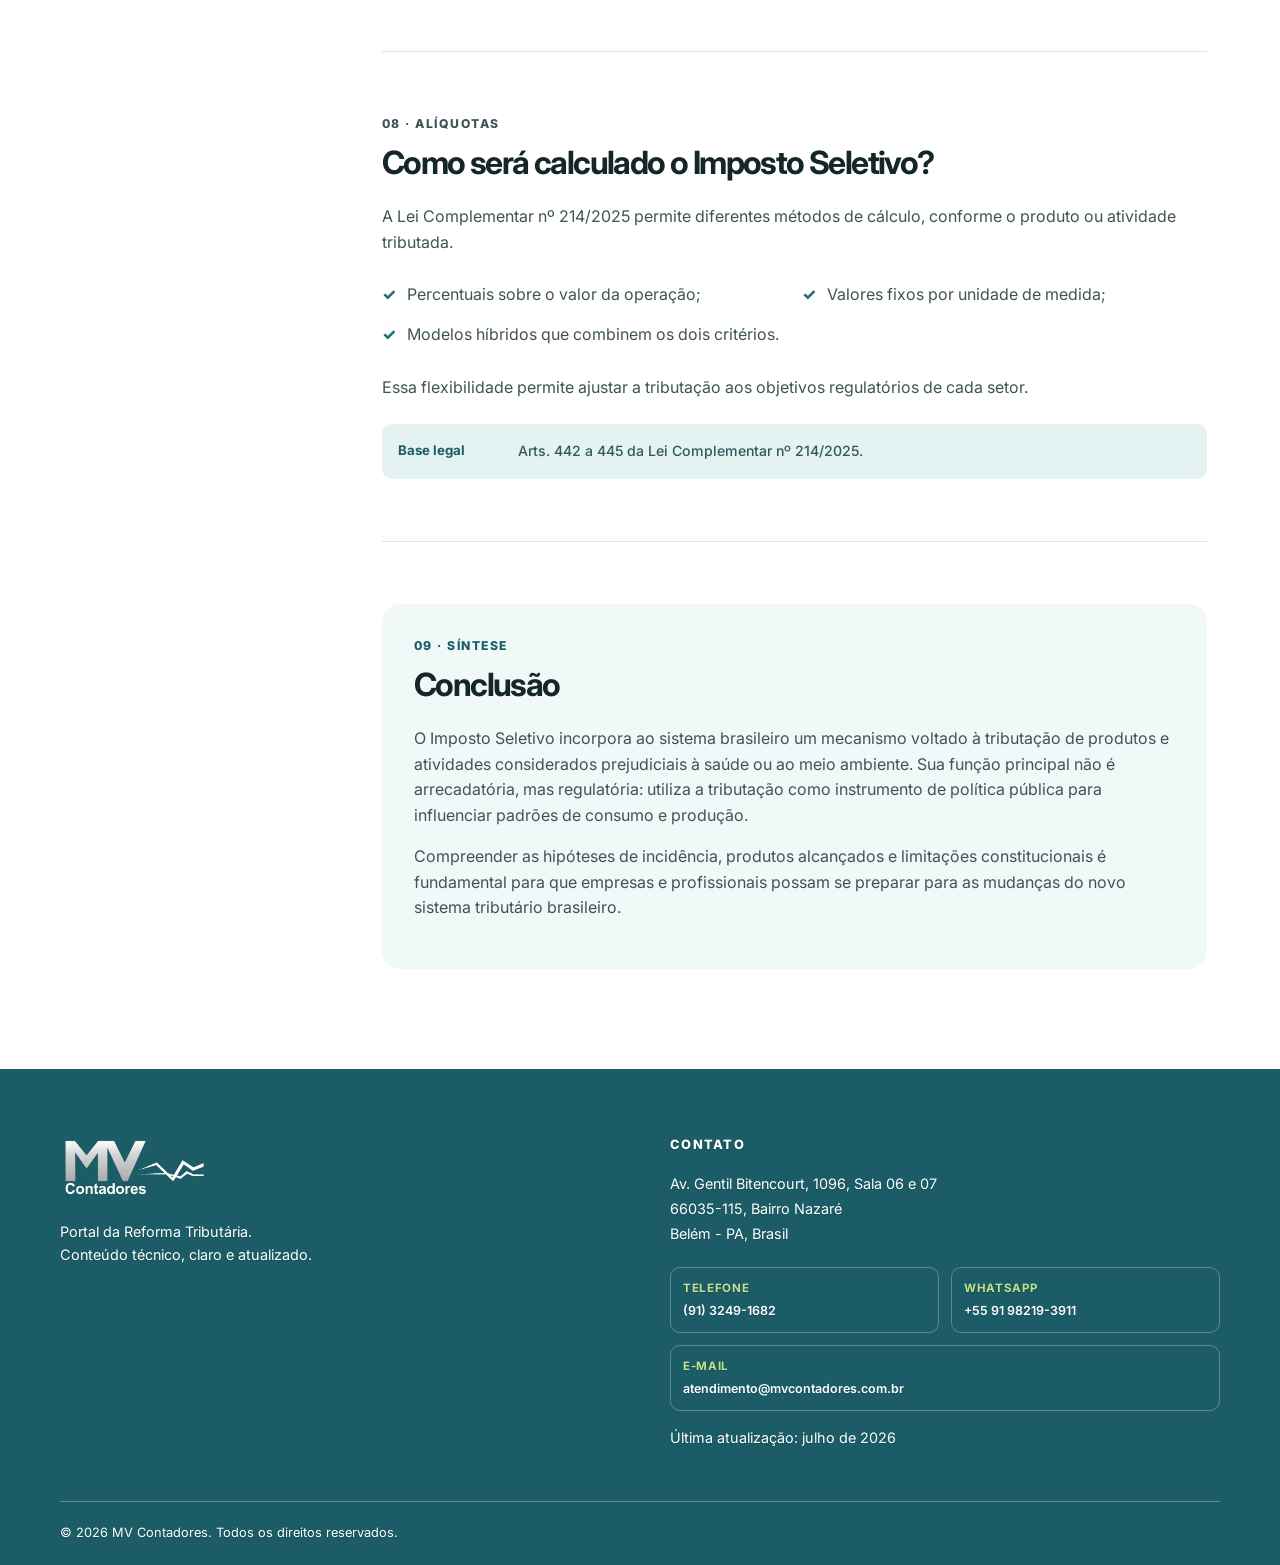
<file: is.html>
<!DOCTYPE html>
<html lang="pt-BR">
<head><meta charset="UTF-8" /><meta name="viewport" content="width=device-width, initial-scale=1.0" /><meta name="description" content="Imposto Seletivo: finalidade, incidência, contribuintes e cálculo." /><title>IS | MV Contadores</title><link rel="preconnect" href="https://fonts.googleapis.com" /><link rel="preconnect" href="https://fonts.gstatic.com" crossorigin /><link href="https://fonts.googleapis.com/css2?family=Inter:wght@400;500;600;700;800&display=swap" rel="stylesheet" /><link rel="stylesheet" href="style.css" /></head>
<body>
<a class="skip-link" href="#conteudo">Pular para o conteúdo</a>
<header class="site-header"><div class="container header-content"><a class="brand" href="index.html"><img class="brand-logo" src="IMG/logo-escritorio.png" alt="Logo do escritório" onerror="this.style.display='none';this.nextElementSibling.style.display='inline'" /><span class="brand-name logo-fallback">Logo do escritório</span></a><button class="menu-toggle" type="button" aria-expanded="false" aria-controls="main-nav"><span class="sr-only">Abrir menu</span><span></span><span></span><span></span></button><nav id="main-nav" class="main-nav" aria-label="Navegação principal"><a href="index.html">Início</a><a href="conceitos.html">Conceitos</a><a href="https://sites.google.com/mvcontadores.com.br/mvreformatributria/cronograma-da-reforma-tribut%C3%A1ria">Cronograma</a><a href="base-legal.html">Base legal</a><details class="nav-dropdown"><summary>Tributos</summary><div class="dropdown-menu"><a href="ibs.html">IBS</a><a href="cbs.html">CBS</a><a class="active" href="is.html">IS</a><a href="https://sites.google.com/mvcontadores.com.br/mvreformatributria/base-de-c%C3%A1lculo-do-ibs-e-da-cbs">Base de cálculo</a><a href="https://sites.google.com/mvcontadores.com.br/mvreformatributria/incid%C3%AAncia-e-n%C3%A3o-incid%C3%AAncia">Incidência e não incidência</a></div></details><details class="nav-dropdown"><summary>Operações</summary><div class="dropdown-menu"><a href="https://sites.google.com/mvcontadores.com.br/mvreformatributria/split-payment">Split Payment</a><a href="https://sites.google.com/mvcontadores.com.br/mvreformatributria/regras-operacionais-especiais">Regras operacionais especiais</a><a href="https://sites.google.com/mvcontadores.com.br/mvreformatributria/regimes-diferenciados">Regimes diferenciados</a><a href="https://sites.google.com/mvcontadores.com.br/mvreformatributria/novos-elementos-nf-e">Novos elementos NF-e</a></div></details></nav></div></header>
<main id="conteudo"><section class="page-hero tax-page-hero"><div class="container"><p class="eyebrow">Tributos da Reforma</p><p class="breadcrumb"><a href="index.html">Início</a><span>/</span> IS</p><span class="tax-hero-label">IS</span><h1>Imposto <span>Seletivo</span></h1><p>O tributo de finalidade extrafiscal voltado à saúde e ao meio ambiente.</p></div></section>
<section class="section tax-page"><div class="container tax-page-grid"><aside class="concepts-index" aria-label="Nesta página"><p>Nesta página</p><a href="#visao-geral">Visão geral</a><a href="#o-que-e">O que é o IS?</a><a href="#fato-gerador">Fato gerador</a><a href="#finalidade">Finalidade</a><a href="#produtos">Produtos e serviços</a><a href="#contribuinte">Contribuinte</a><a href="#cumulatividade">Cumulatividade</a><a href="#nao-incidencia">Não incidência</a><a href="#calculo">Cálculo</a><a href="#conclusao">Conclusão</a></aside><article class="article-content tax-article">
<section id="visao-geral"><p class="article-intro">O IS (Imposto Seletivo) é um dos novos tributos instituídos pela Reforma Tributária do consumo, promovida pela Emenda Constitucional nº 132/2023. Diferentemente do IBS e da CBS, que possuem caráter arrecadatório e ampla incidência sobre o consumo, o Imposto Seletivo possui finalidade extrafiscal: influenciar comportamentos econômicos e desestimular o consumo de bens e serviços prejudiciais à saúde ou ao meio ambiente.</p><div class="tax-highlight"><span>Finalidade extrafiscal</span><p>Por essa característica, o IS é frequentemente chamado de “imposto do pecado” (sin tax), seguindo modelo adotado em diversos países.</p></div><div class="legal-inline"><strong>Previsão constitucional</strong><span>Art. 153, inciso VIII, da Constituição Federal.</span></div></section>
<section id="o-que-e" class="tax-section"><p class="eyebrow">01 · Visão geral</p><h2>O que é o Imposto Seletivo?</h2><p>O Imposto Seletivo é um tributo de competência da União que incidirá sobre a produção, comercialização, extração ou importação de bens e serviços específicos definidos em lei.</p><p>Sua finalidade não é apenas arrecadar recursos, mas reduzir o consumo de produtos e atividades que gerem impactos negativos para a sociedade, a saúde pública ou o meio ambiente. Ao contrário do IBS e da CBS, sua incidência é restrita e seletiva.</p><div class="importance"><strong>Base legal</strong><p>Art. 153, inciso VIII, da Constituição Federal.</p></div></section>
<section id="fato-gerador" class="tax-section"><p class="eyebrow">02 · Incidência</p><h2>Qual é o fato gerador do IS?</h2><p>O fato gerador ocorre com a realização das operações previstas em lei envolvendo bens ou serviços sujeitos à tributação seletiva. A incidência depende de o produto ou atividade estar expressamente relacionado pela legislação como nocivo à saúde ou ao meio ambiente.</p><ul class="feature-list tax-list"><li>Produção e extração;</li><li>Comercialização e importação;</li><li>Consumo de determinados bens e serviços.</li></ul><div class="importance"><strong>Base legal</strong><p>Arts. 409 a 421 da Lei Complementar nº 214/2025.</p></div></section>
<section id="finalidade" class="tax-section"><p class="eyebrow">03 · Função regulatória</p><h2>Qual é a finalidade do Imposto Seletivo?</h2><p>O objetivo do IS é corrigir externalidades negativas — situações em que o consumo ou exploração econômica de determinados produtos gera custos para toda a sociedade.</p><div class="definition-grid"><article><h3>Saúde pública</h3><p>Reduzir o consumo de produtos prejudiciais à saúde.</p></article><article><h3>Meio ambiente</h3><p>Desestimular atividades econômicas com elevado impacto ambiental.</p></article><article><h3>Sustentabilidade</h3><p>Promover práticas de produção mais sustentáveis.</p></article><article><h3>Políticas públicas</h3><p>Auxiliar no financiamento de ações relacionadas à saúde e ao meio ambiente.</p></article></div><p>A tributação não é uniforme: pode variar conforme o grau de nocividade do produto ou serviço.</p><div class="importance"><strong>Base legal</strong><p>Art. 153, § 6º, da Constituição Federal.</p></div></section>
<section id="produtos" class="tax-section"><p class="eyebrow">04 · Bens e atividades alcançados</p><h2>Quais produtos e serviços poderão ser tributados?</h2><p>A Lei Complementar nº 214/2025 definiu grupos de bens e atividades sujeitos ao Imposto Seletivo:</p><div class="official-links"><a href="https://www.planalto.gov.br/ccivil_03/leis/lcp/lcp214.htm#anexo17" target="_blank" rel="noopener noreferrer">Consultar a lista completa no Anexo XVII da LC nº 214/2025, no Planalto →</a></div><div class="definition-grid"><article><h3>Produtos fumígenos</h3><p>Cigarros, cigarrilhas, charutos, fumos industrializados e demais derivados do tabaco.</p></article><article><h3>Bebidas alcoólicas</h3><p>Cervejas, vinhos, destilados, licores e demais bebidas com teor alcoólico.</p></article><article><h3>Bebidas açucaradas</h3><p>Determinadas bebidas com elevado teor de açúcar.</p></article><article><h3>Veículos</h3><p>Segundo critérios ambientais, eficiência energética e nível de emissão de poluentes.</p></article><article><h3>Embarcações e aeronaves</h3><p>Determinados bens de luxo ou com elevado impacto ambiental.</p></article><article><h3>Recursos minerais e apostas</h3><p>Extração de recursos naturais, concursos de prognósticos e apostas.</p></article></div><div class="importance"><strong>Base legal</strong><p>Arts. 423 a 429 da Lei Complementar nº 214/2025.</p></div></section>
<section id="contribuinte" class="tax-section"><p class="eyebrow">05 · Sujeito passivo</p><h2>Quem é contribuinte do IS?</h2><p>Conforme o caso, são contribuintes fabricantes, produtores, extratores, importadores, pessoas responsáveis pela comercialização dos bens sujeitos ao tributo e demais pessoas indicadas pela legislação.</p><div class="importance"><strong>Base legal</strong><p>Arts. 430 a 434 da Lei Complementar nº 214/2025.</p></div></section>
<section id="cumulatividade" class="tax-section"><p class="eyebrow">06 · Apuração</p><h2>O IS é cumulativo?</h2><p>O Imposto Seletivo não segue a lógica de não cumulatividade aplicada ao IBS e à CBS. Sua estrutura é distinta, pois se trata de um tributo regulatório destinado a aumentar o custo de produtos e atividades específicas.</p><p>A legislação estabelece regras próprias de apuração e recolhimento, que variam conforme o setor econômico e o bem tributado.</p><div class="importance"><strong>Base legal</strong><p>Arts. 435 a 441 da Lei Complementar nº 214/2025.</p></div></section>
<section id="nao-incidencia" class="tax-section"><p class="eyebrow">07 · Limitações constitucionais</p><h2>Quais operações não estão sujeitas ao IS?</h2><p>A Constituição Federal estabelece limitações importantes à incidência do Imposto Seletivo:</p><div class="numbered-list"><article><span>01</span><div><h3>Exportações</h3><p>Produtos destinados ao exterior não estão sujeitos ao IS, preservando a competitividade brasileira no mercado internacional.</p></div></article><article><span>02</span><div><h3>Energia elétrica</h3><p>A Constituição veda a incidência do Imposto Seletivo sobre energia elétrica.</p></div></article><article><span>03</span><div><h3>Telecomunicações</h3><p>Os serviços de telecomunicações também não podem ser alcançados pelo imposto.</p></div></article></div><div class="importance"><strong>Base legal</strong><p>Art. 153, § 6º, inciso II, da Constituição Federal.</p></div></section>
<section id="calculo" class="tax-section"><p class="eyebrow">08 · Alíquotas</p><h2>Como será calculado o Imposto Seletivo?</h2><p>A Lei Complementar nº 214/2025 permite diferentes métodos de cálculo, conforme o produto ou atividade tributada.</p><ul class="feature-list tax-list"><li>Percentuais sobre o valor da operação;</li><li>Valores fixos por unidade de medida;</li><li>Modelos híbridos que combinem os dois critérios.</li></ul><p>Essa flexibilidade permite ajustar a tributação aos objetivos regulatórios de cada setor.</p><div class="importance"><strong>Base legal</strong><p>Arts. 442 a 445 da Lei Complementar nº 214/2025.</p></div></section>
<section id="conclusao" class="tax-section tax-conclusion"><p class="eyebrow">09 · Síntese</p><h2>Conclusão</h2><p>O Imposto Seletivo incorpora ao sistema brasileiro um mecanismo voltado à tributação de produtos e atividades considerados prejudiciais à saúde ou ao meio ambiente. Sua função principal não é arrecadatória, mas regulatória: utiliza a tributação como instrumento de política pública para influenciar padrões de consumo e produção.</p><p>Compreender as hipóteses de incidência, produtos alcançados e limitações constitucionais é fundamental para que empresas e profissionais possam se preparar para as mudanças do novo sistema tributário brasileiro.</p></section>
</article></div></section></main>
<footer class="site-footer" data-site-footer></footer><script src="footer.js"></script><script>const toggle=document.querySelector('.menu-toggle'),nav=document.querySelector('.main-nav');toggle.addEventListener('click',()=>{const open=nav.classList.toggle('is-open');toggle.setAttribute('aria-expanded',open)});const dropdowns=[...document.querySelectorAll('.nav-dropdown')];dropdowns.forEach(dropdown=>dropdown.addEventListener('toggle',()=>{if(dropdown.open)dropdowns.forEach(other=>{if(other!==dropdown)other.open=false})}));document.addEventListener('click',event=>{if(!event.target.closest('.nav-dropdown'))dropdowns.forEach(dropdown=>dropdown.open=false)});</script>
</body></html>
</file>
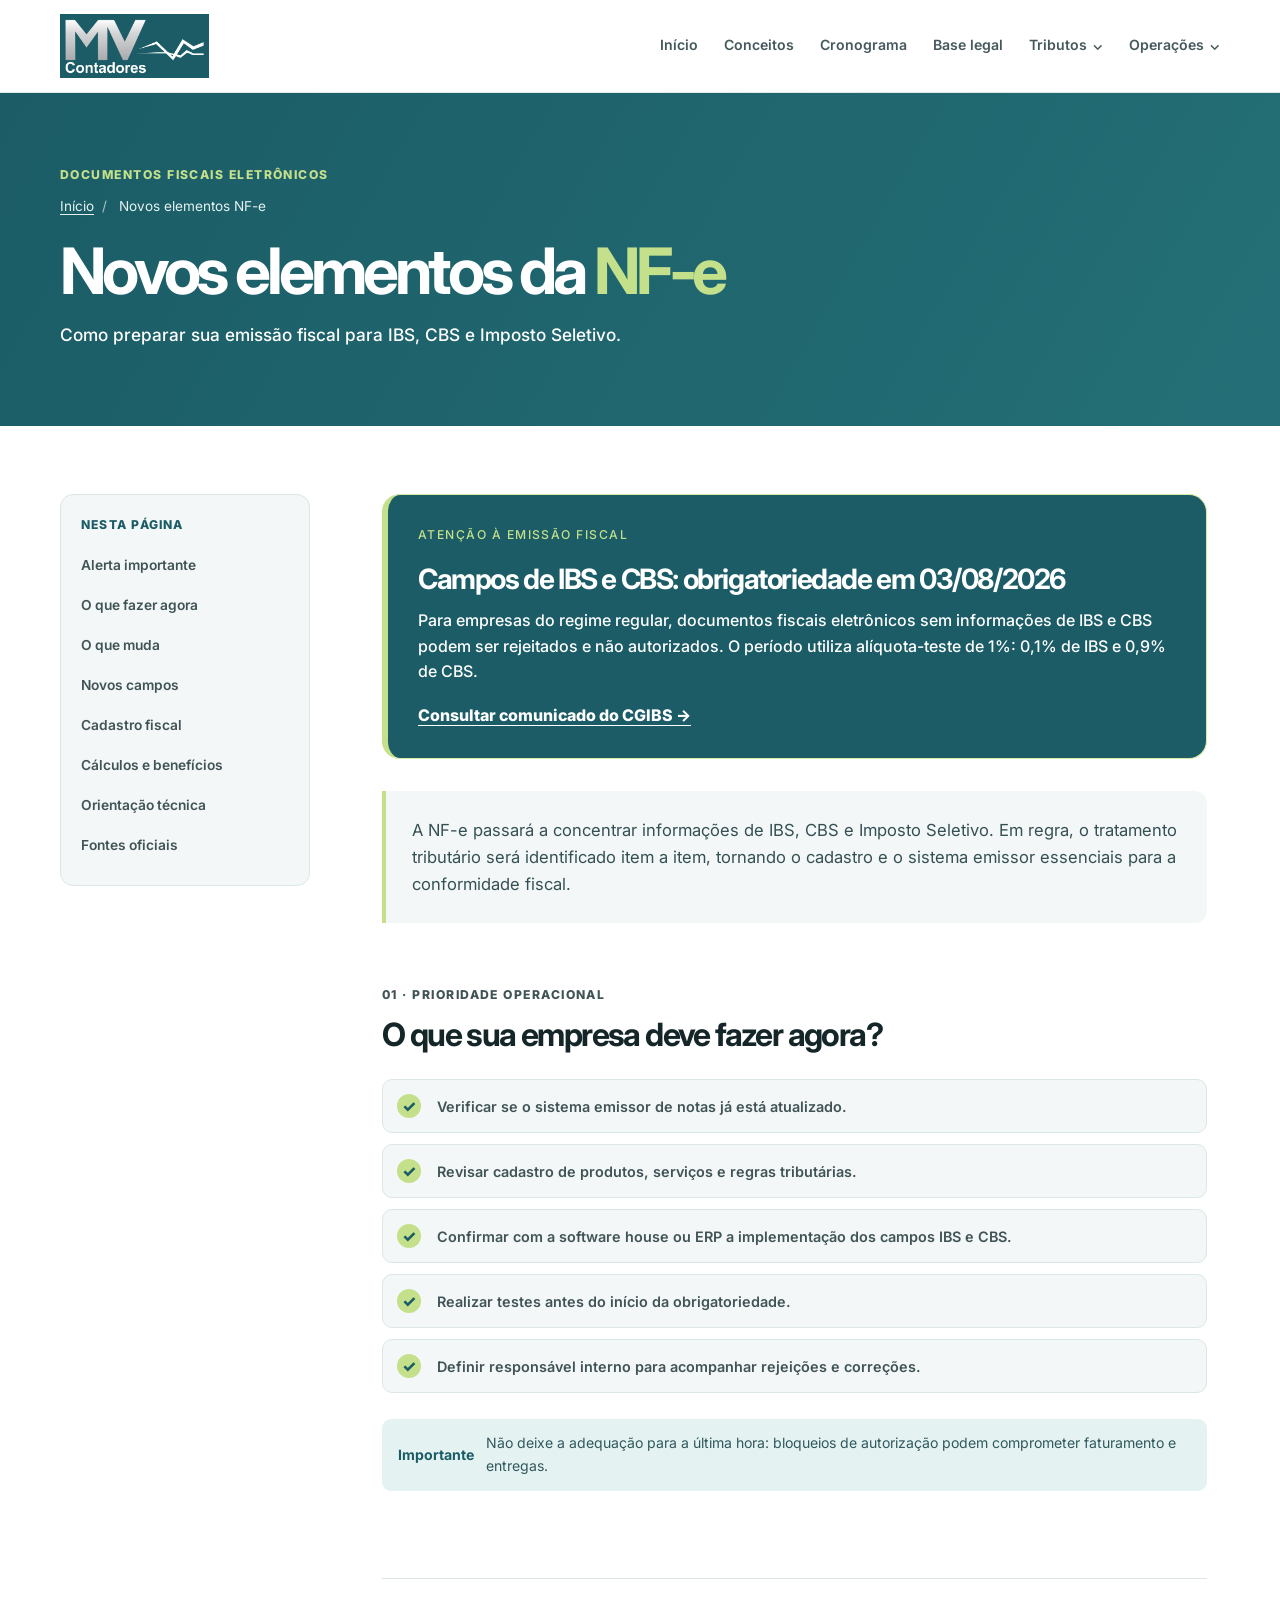
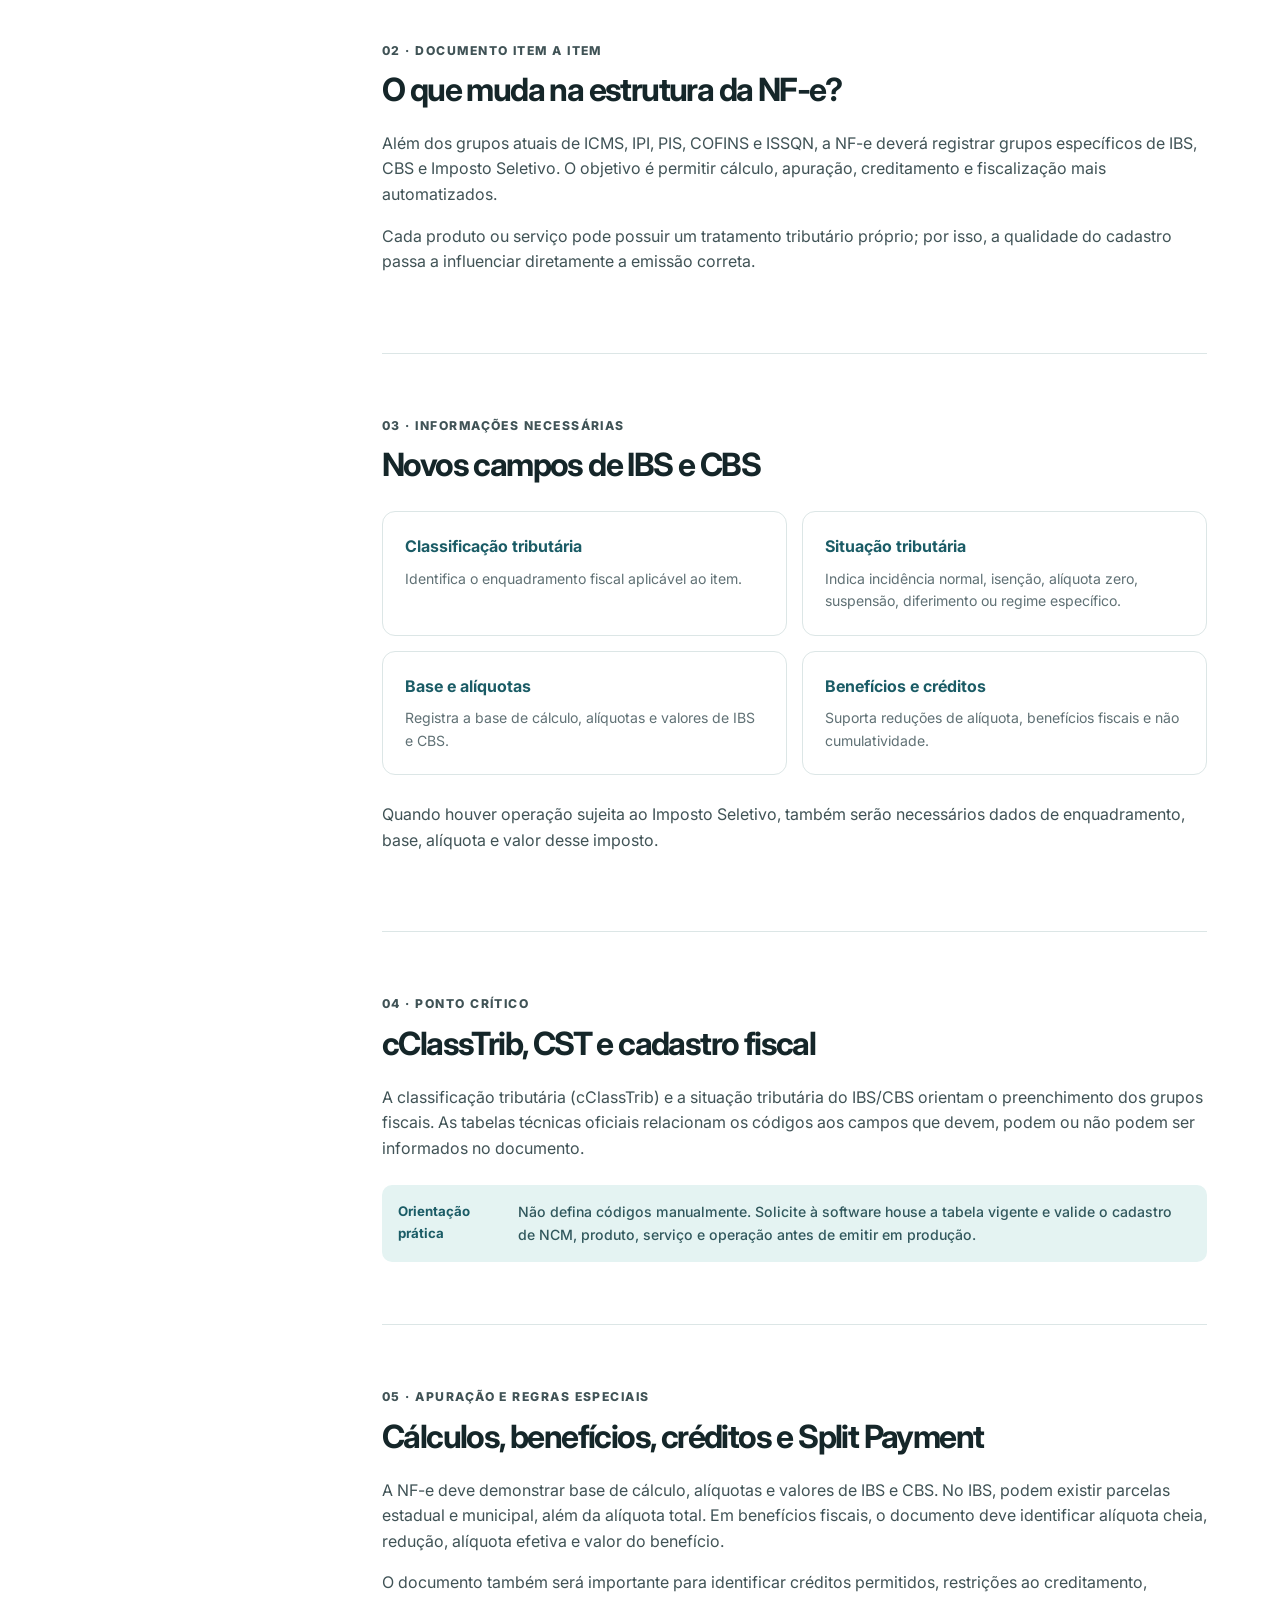
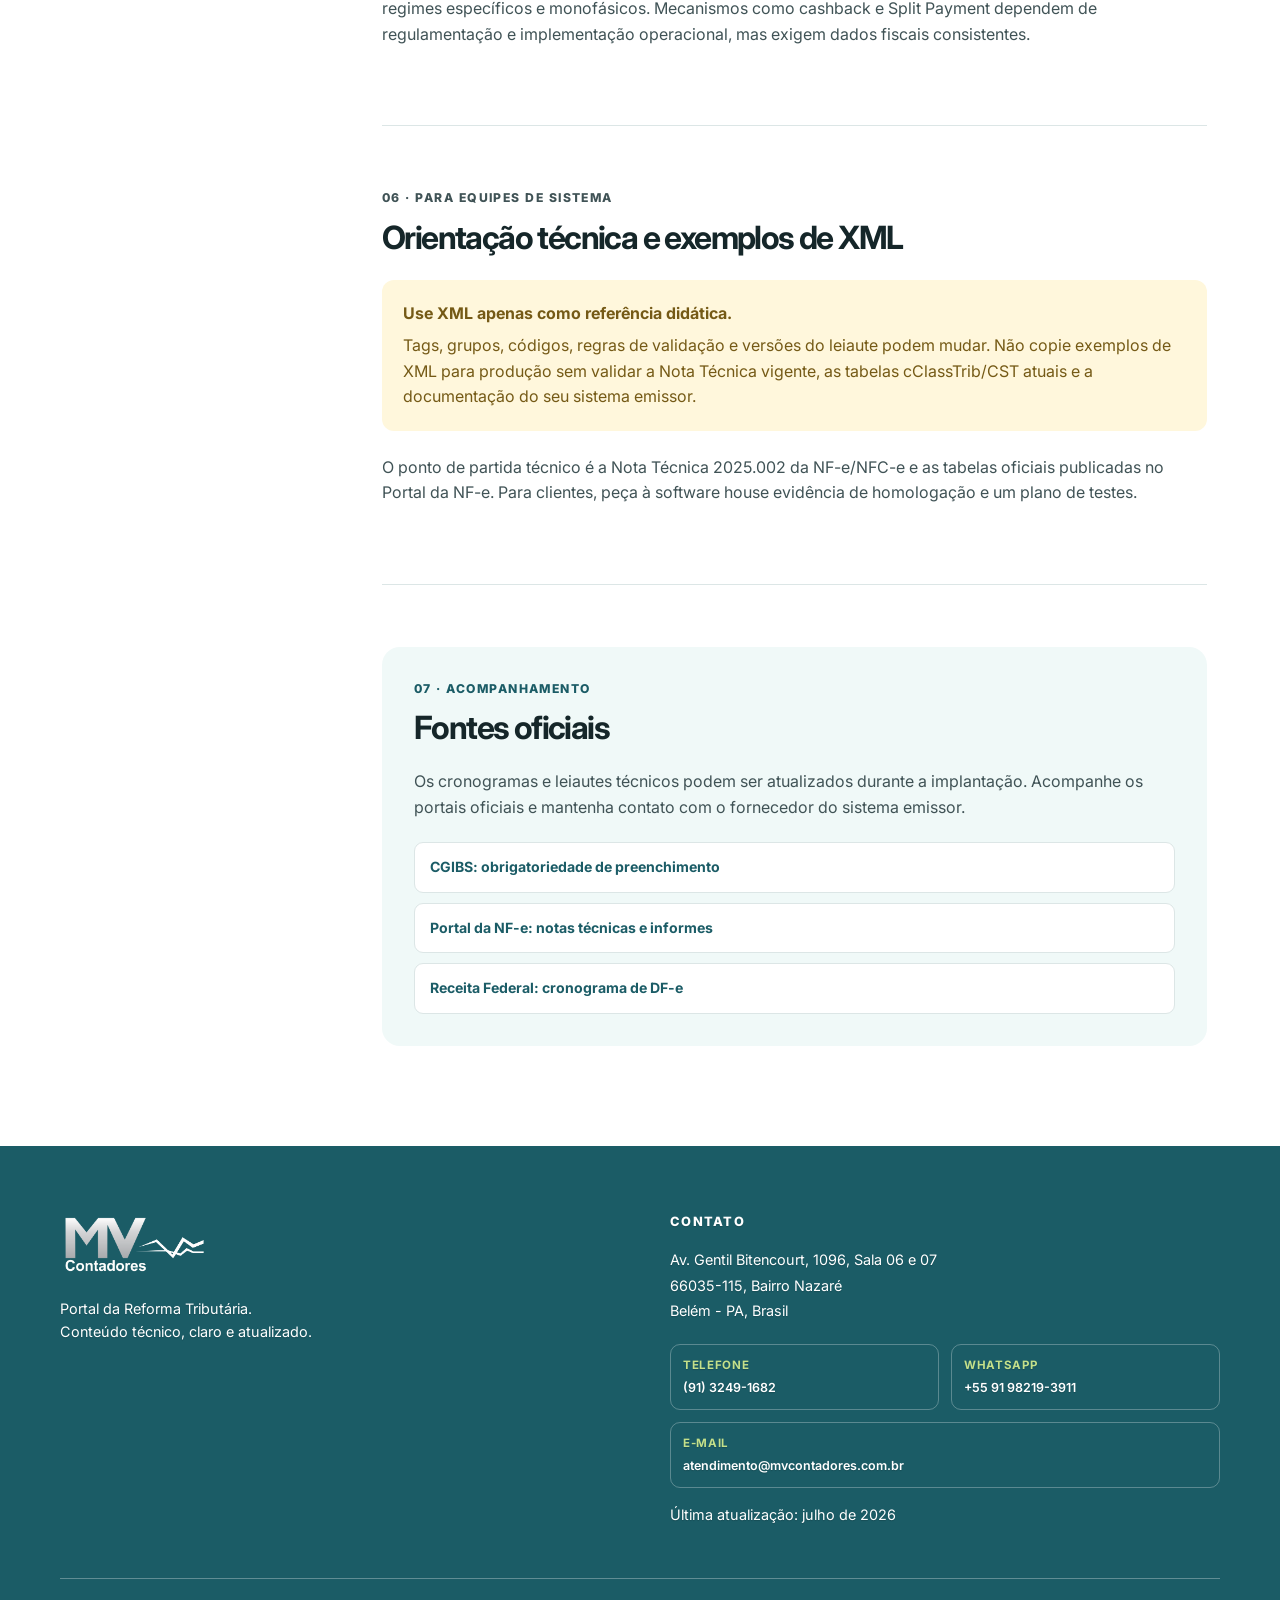
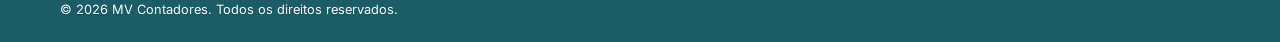
<file: novos-elementos-nfe.html>
<!DOCTYPE html>
<html lang="pt-BR"><head><meta charset="UTF-8" /><meta name="viewport" content="width=device-width, initial-scale=1.0" /><title>Novos Elementos NF-e | MV Contadores</title><link rel="preconnect" href="https://fonts.googleapis.com" /><link rel="preconnect" href="https://fonts.gstatic.com" crossorigin /><link href="https://fonts.googleapis.com/css2?family=Inter:wght@400;500;600;700;800&display=swap" rel="stylesheet" /><link rel="stylesheet" href="style.css" /></head><body>
<a class="skip-link" href="#conteudo">Pular para o conteúdo</a>
<header class="site-header"><div class="container header-content"><a class="brand" href="index.html"><img class="brand-logo" src="IMG/logo-escritorio.png" alt="Logo do escritório" /><span class="brand-name logo-fallback">Logo do escritório</span></a><button class="menu-toggle" type="button" aria-expanded="false" aria-controls="main-nav"><span class="sr-only">Abrir menu</span><span></span><span></span><span></span></button><nav id="main-nav" class="main-nav" aria-label="Navegação principal"><a href="index.html">Início</a><a href="conceitos.html">Conceitos</a><a href="https://sites.google.com/mvcontadores.com.br/mvreformatributria/cronograma-da-reforma-tribut%C3%A1ria">Cronograma</a><a href="base-legal.html">Base legal</a><details class="nav-dropdown"><summary>Tributos</summary><div class="dropdown-menu"><a href="ibs.html">IBS</a><a href="cbs.html">CBS</a><a href="is.html">IS</a><a href="base-calculo.html">Base de cálculo</a><a href="incidencia-nao-incidencia.html">Incidência e não incidência</a></div></details><details class="nav-dropdown"><summary>Operações</summary><div class="dropdown-menu"><a href="split-payment.html">Split Payment</a><a href="regras-operacionais-especiais.html">Regras operacionais especiais</a><a href="regimes-diferenciados.html">Regimes diferenciados</a><a class="active" href="novos-elementos-nfe.html">Novos elementos NF-e</a></div></details></nav></div></header>
<main id="conteudo"><section class="page-hero"><div class="container"><p class="eyebrow">Documentos fiscais eletrônicos</p><p class="breadcrumb"><a href="index.html">Início</a><span>/</span> Novos elementos NF-e</p><h1>Novos elementos da <span>NF-e</span></h1><p>Como preparar sua emissão fiscal para IBS, CBS e Imposto Seletivo.</p></div></section><section class="section tax-page"><div class="container tax-page-grid"><aside class="concepts-index"><p>Nesta página</p><a href="#alerta">Alerta importante</a><a href="#checklist">O que fazer agora</a><a href="#mudancas">O que muda</a><a href="#campos">Novos campos</a><a href="#cadastro">Cadastro fiscal</a><a href="#calculos">Cálculos e benefícios</a><a href="#tecnica">Orientação técnica</a><a href="#fontes">Fontes oficiais</a></aside><article class="article-content tax-article">
<section id="alerta"><div class="alert-panel"><p class="eyebrow">Atenção à emissão fiscal</p><h2>Campos de IBS e CBS: obrigatoriedade em 03/08/2026</h2><p>Para empresas do regime regular, documentos fiscais eletrônicos sem informações de IBS e CBS podem ser rejeitados e não autorizados. O período utiliza alíquota-teste de 1%: 0,1% de IBS e 0,9% de CBS.</p><a class="alert-link" href="https://cgibs.gov.br/novo-marco-da-reforma-tributaria-inicia-em-03-de-agosto-com-preenchimento-obrigatorio-dos-campos-relativos-ao-ibs-e-a-cbs" target="_blank" rel="noopener noreferrer">Consultar comunicado do CGIBS →</a></div><p class="article-intro">A NF-e passará a concentrar informações de IBS, CBS e Imposto Seletivo. Em regra, o tratamento tributário será identificado item a item, tornando o cadastro e o sistema emissor essenciais para a conformidade fiscal.</p></section>
<section id="checklist" class="tax-section"><p class="eyebrow">01 · Prioridade operacional</p><h2>O que sua empresa deve fazer agora?</h2><div class="client-checklist"><div><span>✓</span><p>Verificar se o sistema emissor de notas já está atualizado.</p></div><div><span>✓</span><p>Revisar cadastro de produtos, serviços e regras tributárias.</p></div><div><span>✓</span><p>Confirmar com a software house ou ERP a implementação dos campos IBS e CBS.</p></div><div><span>✓</span><p>Realizar testes antes do início da obrigatoriedade.</p></div><div><span>✓</span><p>Definir responsável interno para acompanhar rejeições e correções.</p></div></div><div class="legal-inline"><strong>Importante</strong><span>Não deixe a adequação para a última hora: bloqueios de autorização podem comprometer faturamento e entregas.</span></div></section>
<section id="mudancas" class="tax-section"><p class="eyebrow">02 · Documento item a item</p><h2>O que muda na estrutura da NF-e?</h2><p>Além dos grupos atuais de ICMS, IPI, PIS, COFINS e ISSQN, a NF-e deverá registrar grupos específicos de IBS, CBS e Imposto Seletivo. O objetivo é permitir cálculo, apuração, creditamento e fiscalização mais automatizados.</p><p>Cada produto ou serviço pode possuir um tratamento tributário próprio; por isso, a qualidade do cadastro passa a influenciar diretamente a emissão correta.</p></section>
<section id="campos" class="tax-section"><p class="eyebrow">03 · Informações necessárias</p><h2>Novos campos de IBS e CBS</h2><div class="definition-grid"><article><h3>Classificação tributária</h3><p>Identifica o enquadramento fiscal aplicável ao item.</p></article><article><h3>Situação tributária</h3><p>Indica incidência normal, isenção, alíquota zero, suspensão, diferimento ou regime específico.</p></article><article><h3>Base e alíquotas</h3><p>Registra a base de cálculo, alíquotas e valores de IBS e CBS.</p></article><article><h3>Benefícios e créditos</h3><p>Suporta reduções de alíquota, benefícios fiscais e não cumulatividade.</p></article></div><p>Quando houver operação sujeita ao Imposto Seletivo, também serão necessários dados de enquadramento, base, alíquota e valor desse imposto.</p></section>
<section id="cadastro" class="tax-section"><p class="eyebrow">04 · Ponto crítico</p><h2>cClassTrib, CST e cadastro fiscal</h2><p>A classificação tributária (cClassTrib) e a situação tributária do IBS/CBS orientam o preenchimento dos grupos fiscais. As tabelas técnicas oficiais relacionam os códigos aos campos que devem, podem ou não podem ser informados no documento.</p><div class="importance"><strong>Orientação prática</strong><p>Não defina códigos manualmente. Solicite à software house a tabela vigente e valide o cadastro de NCM, produto, serviço e operação antes de emitir em produção.</p></div></section>
<section id="calculos" class="tax-section"><p class="eyebrow">05 · Apuração e regras especiais</p><h2>Cálculos, benefícios, créditos e Split Payment</h2><p>A NF-e deve demonstrar base de cálculo, alíquotas e valores de IBS e CBS. No IBS, podem existir parcelas estadual e municipal, além da alíquota total. Em benefícios fiscais, o documento deve identificar alíquota cheia, redução, alíquota efetiva e valor do benefício.</p><p>O documento também será importante para identificar créditos permitidos, restrições ao creditamento, regimes específicos e monofásicos. Mecanismos como cashback e Split Payment dependem de regulamentação e implementação operacional, mas exigem dados fiscais consistentes.</p></section>
<section id="tecnica" class="tax-section"><p class="eyebrow">06 · Para equipes de sistema</p><h2>Orientação técnica e exemplos de XML</h2><div class="xml-warning"><strong>Use XML apenas como referência didática.</strong><p>Tags, grupos, códigos, regras de validação e versões do leiaute podem mudar. Não copie exemplos de XML para produção sem validar a Nota Técnica vigente, as tabelas cClassTrib/CST atuais e a documentação do seu sistema emissor.</p></div><p>O ponto de partida técnico é a Nota Técnica 2025.002 da NF-e/NFC-e e as tabelas oficiais publicadas no Portal da NF-e. Para clientes, peça à software house evidência de homologação e um plano de testes.</p></section>
<section id="fontes" class="tax-section tax-conclusion"><p class="eyebrow">07 · Acompanhamento</p><h2>Fontes oficiais</h2><p>Os cronogramas e leiautes técnicos podem ser atualizados durante a implantação. Acompanhe os portais oficiais e mantenha contato com o fornecedor do sistema emissor.</p><div class="official-links"><a href="https://cgibs.gov.br/novo-marco-da-reforma-tributaria-inicia-em-03-de-agosto-com-preenchimento-obrigatorio-dos-campos-relativos-ao-ibs-e-a-cbs" target="_blank" rel="noopener noreferrer">CGIBS: obrigatoriedade de preenchimento</a><a href="https://www.nfe.fazenda.gov.br/portal/informe.aspx?AspxAutoDetectCookieSupport=1&ehCTG=false&page=0&pagesize=30" target="_blank" rel="noopener noreferrer">Portal da NF-e: notas técnicas e informes</a><a href="https://www.gov.br/receitafederal/pt-br/assuntos/noticias/2026/julho/receita-federal-e-comite-gestor-do-ibs-divulgarao-cronograma-para-emissao-dos-documentos-fiscais-eletronicos-da-reforma-tributaria" target="_blank" rel="noopener noreferrer">Receita Federal: cronograma de DF-e</a></div></section>
</article></div></section></main><footer class="site-footer" data-site-footer></footer><script src="footer.js"></script><script>const toggle=document.querySelector('.menu-toggle'),nav=document.querySelector('.main-nav');toggle.addEventListener('click',()=>{const open=nav.classList.toggle('is-open');toggle.setAttribute('aria-expanded',open)});const dropdowns=[...document.querySelectorAll('.nav-dropdown')];dropdowns.forEach(dropdown=>dropdown.addEventListener('toggle',()=>{if(dropdown.open)dropdowns.forEach(other=>{if(other!==dropdown)other.open=false})}));document.addEventListener('click',event=>{if(!event.target.closest('.nav-dropdown'))dropdowns.forEach(dropdown=>dropdown.open=false)});</script></body></html>
</file>
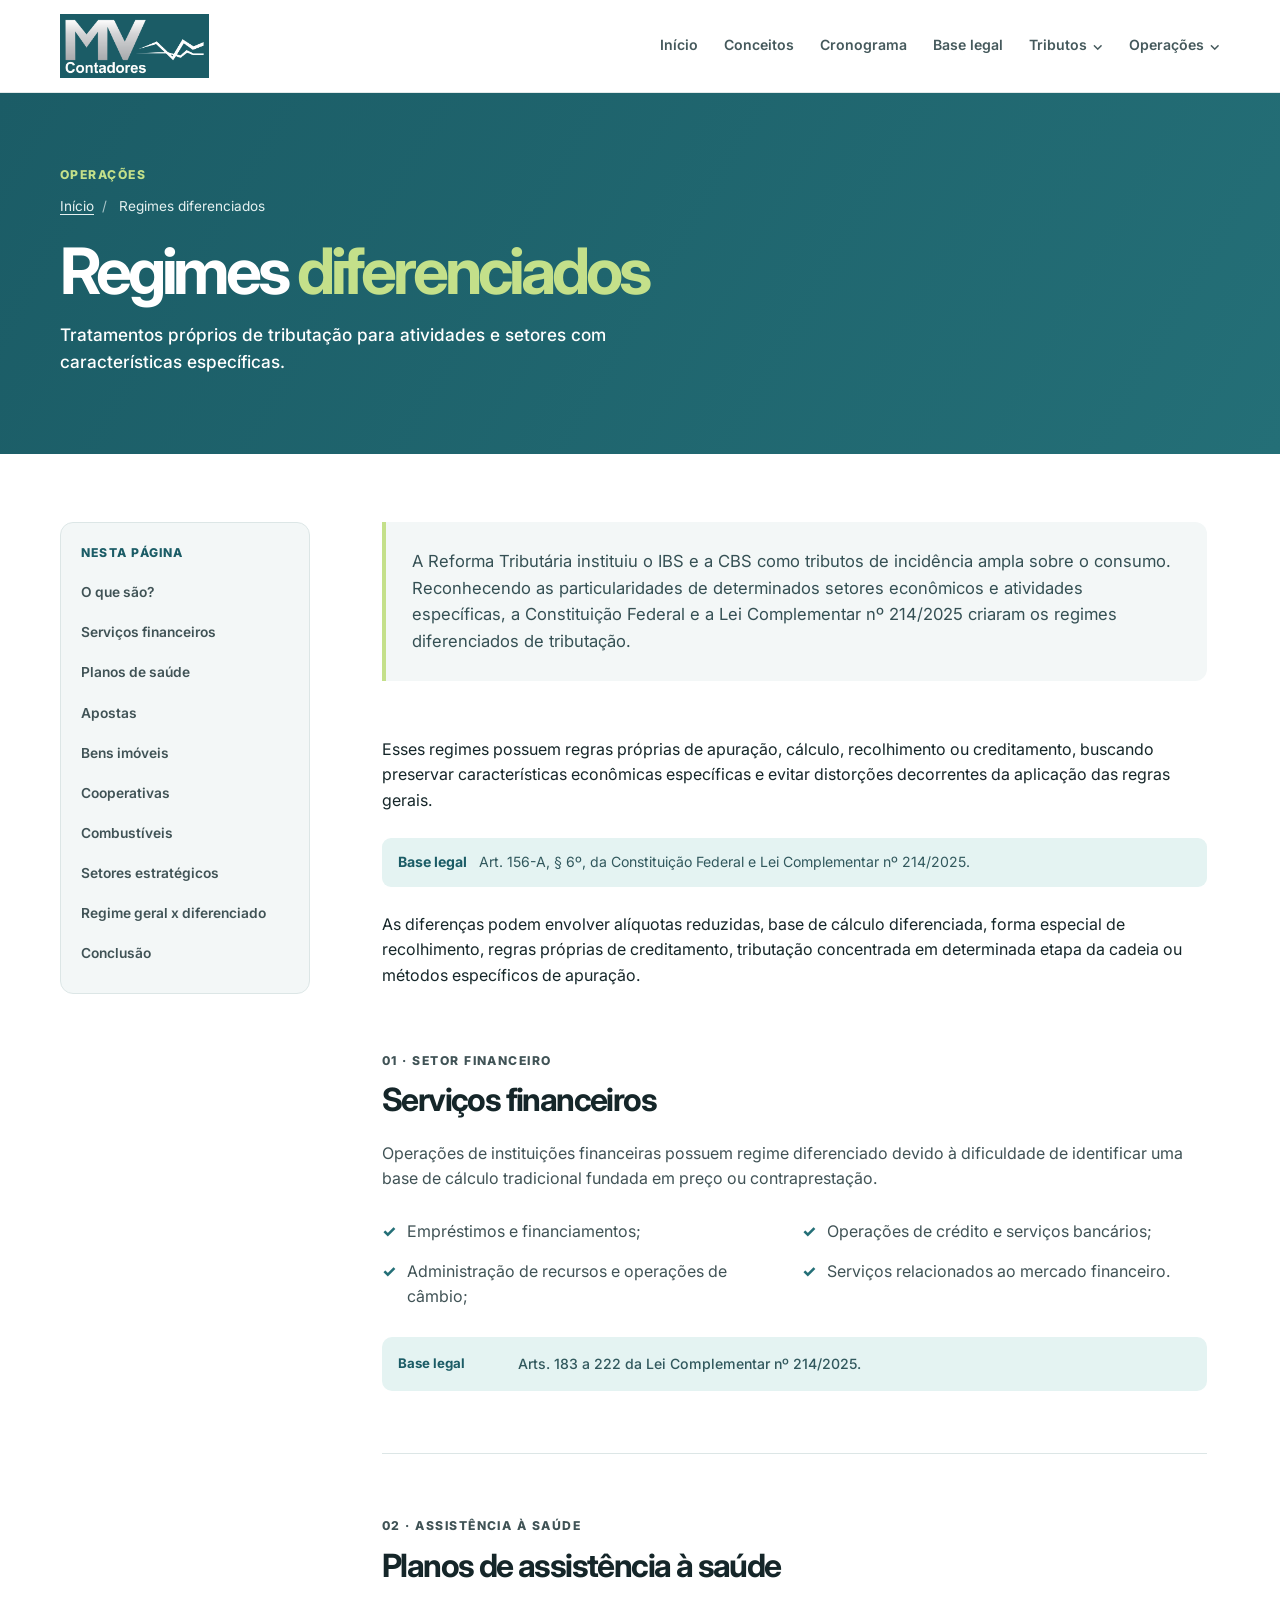
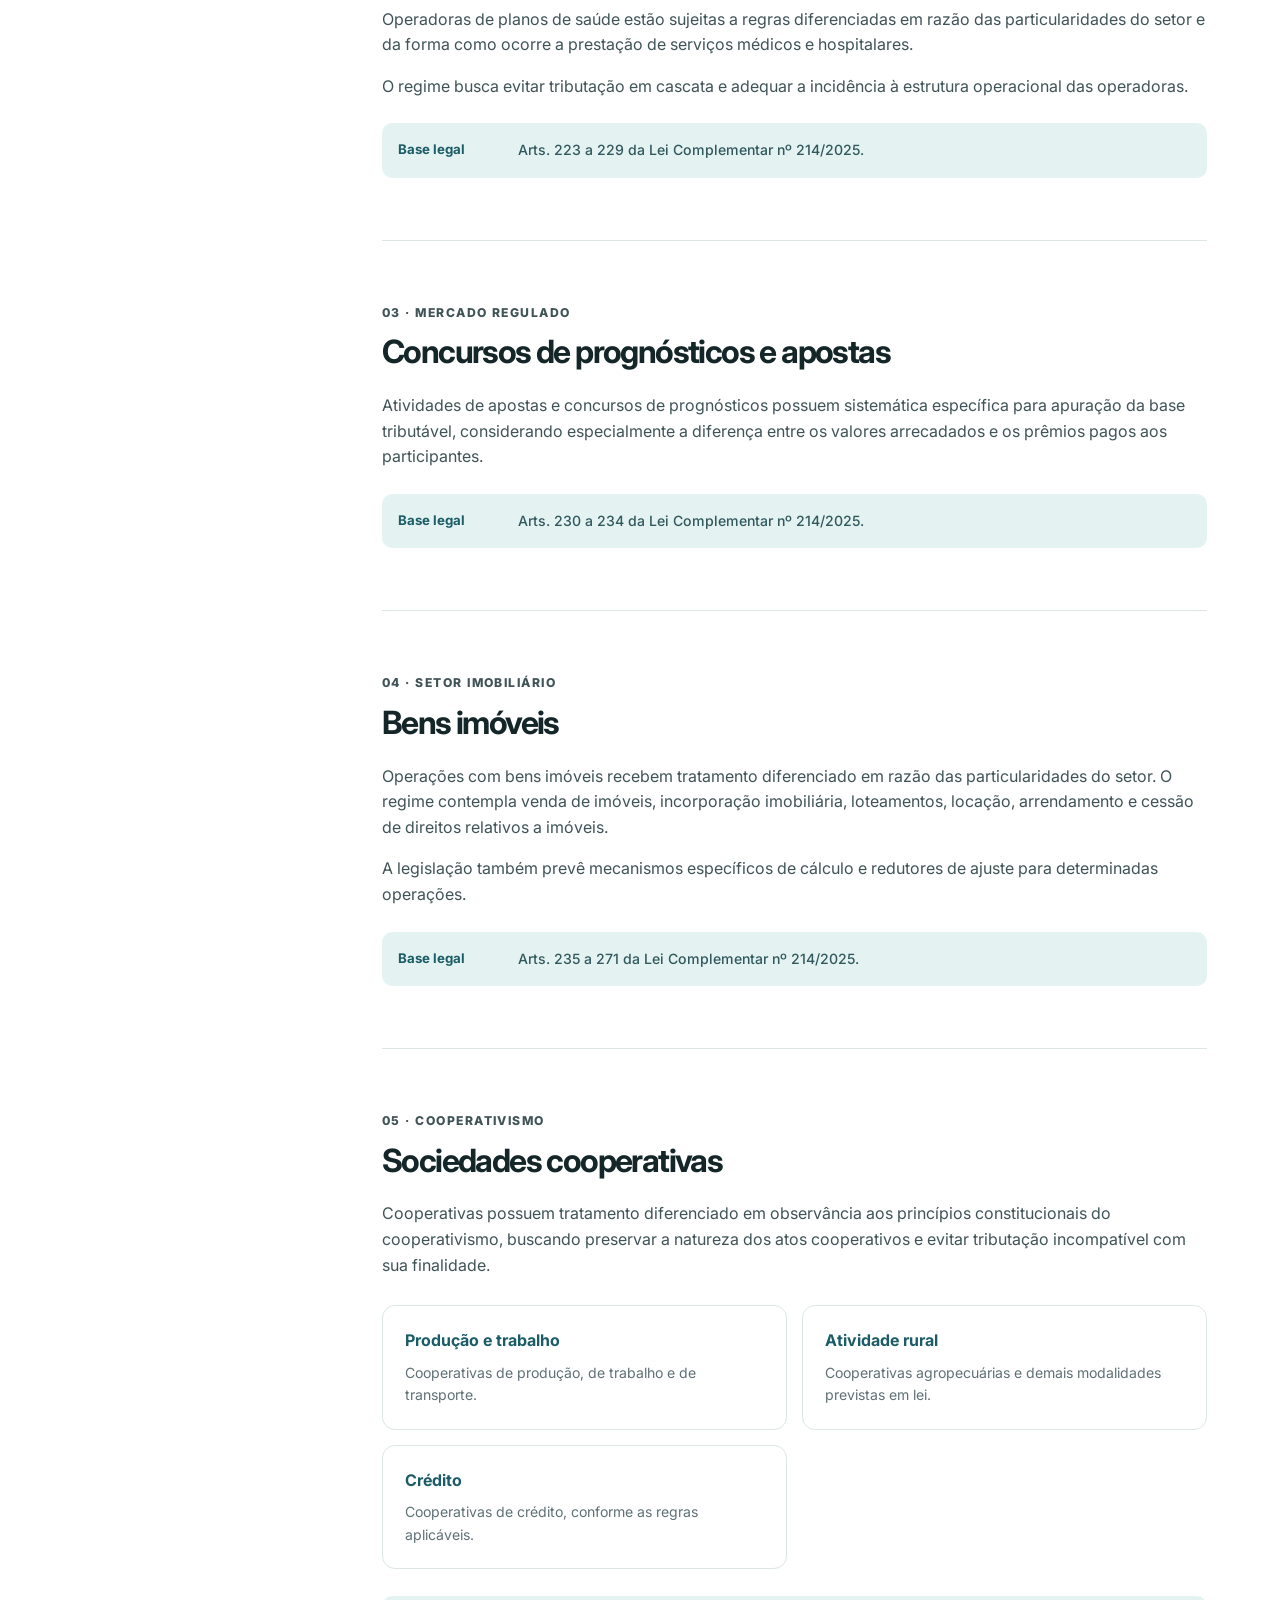
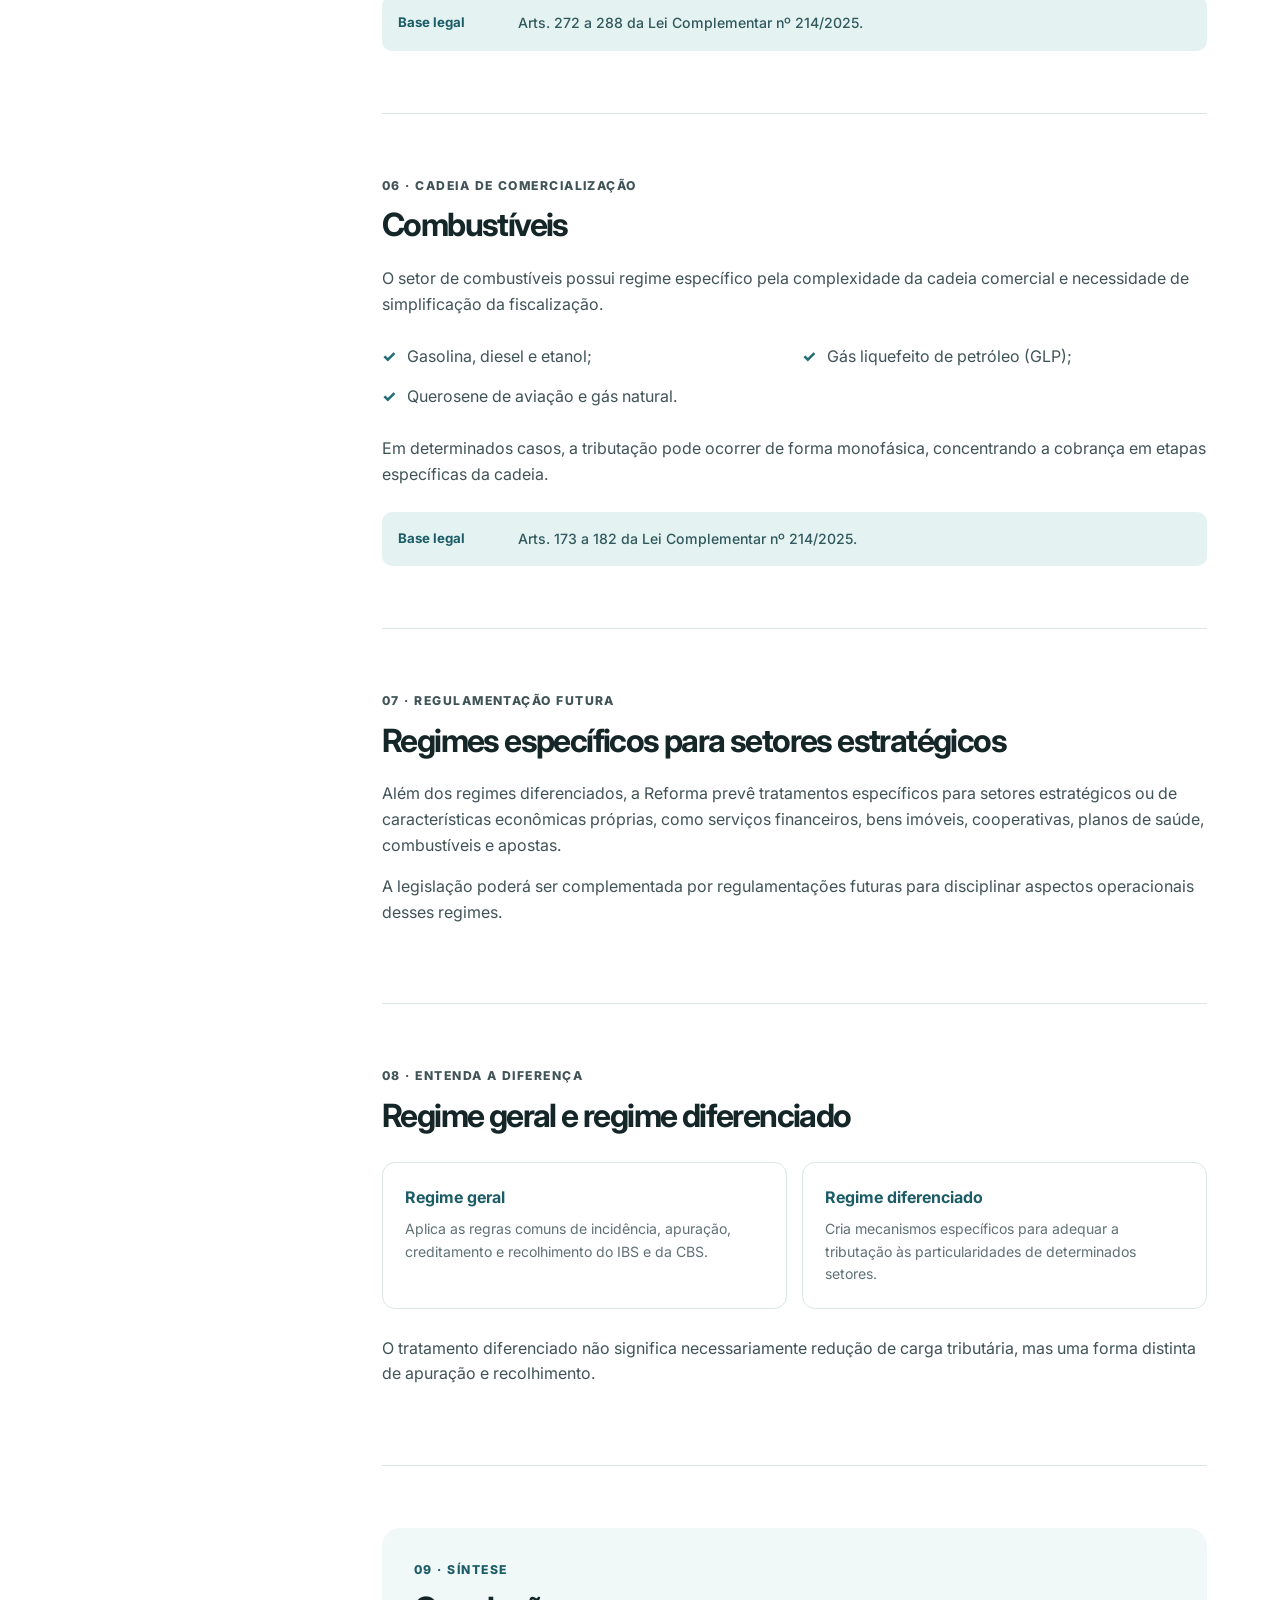
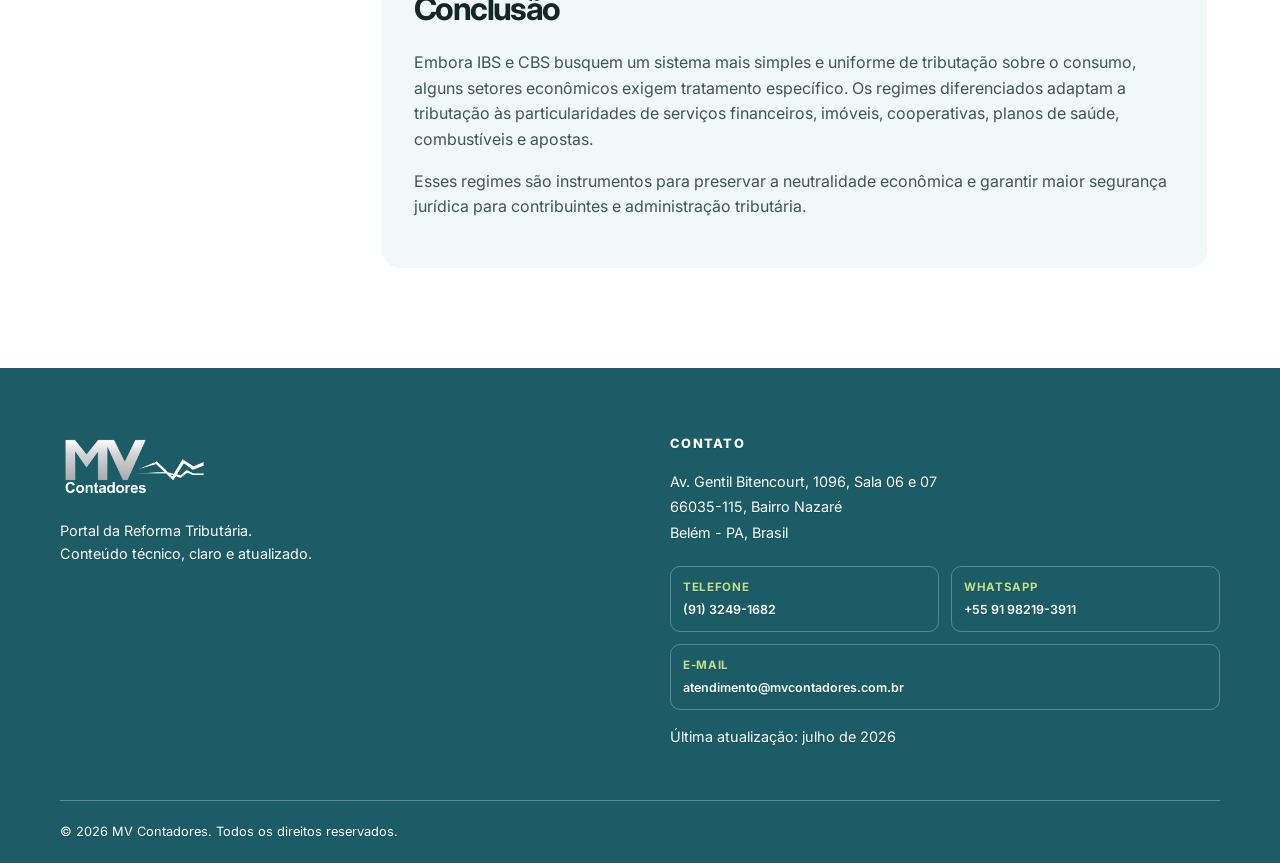
<file: regimes-diferenciados.html>
<!DOCTYPE html>
<html lang="pt-BR"><head><meta charset="UTF-8" /><meta name="viewport" content="width=device-width, initial-scale=1.0" /><meta name="description" content="Regimes diferenciados do IBS e da CBS." /><title>Regimes Diferenciados | MV Contadores</title><link rel="preconnect" href="https://fonts.googleapis.com" /><link rel="preconnect" href="https://fonts.gstatic.com" crossorigin /><link href="https://fonts.googleapis.com/css2?family=Inter:wght@400;500;600;700;800&display=swap" rel="stylesheet" /><link rel="stylesheet" href="style.css" /></head><body>
<a class="skip-link" href="#conteudo">Pular para o conteúdo</a>
<header class="site-header"><div class="container header-content"><a class="brand" href="index.html"><img class="brand-logo" src="IMG/logo-escritorio.png" alt="Logo do escritório" onerror="this.style.display='none';this.nextElementSibling.style.display='inline'" /><span class="brand-name logo-fallback">Logo do escritório</span></a><button class="menu-toggle" type="button" aria-expanded="false" aria-controls="main-nav"><span class="sr-only">Abrir menu</span><span></span><span></span><span></span></button><nav id="main-nav" class="main-nav" aria-label="Navegação principal"><a href="index.html">Início</a><a href="conceitos.html">Conceitos</a><a href="https://sites.google.com/mvcontadores.com.br/mvreformatributria/cronograma-da-reforma-tribut%C3%A1ria">Cronograma</a><a href="base-legal.html">Base legal</a><details class="nav-dropdown"><summary>Tributos</summary><div class="dropdown-menu"><a href="ibs.html">IBS</a><a href="cbs.html">CBS</a><a href="is.html">IS</a><a href="base-calculo.html">Base de cálculo</a><a href="incidencia-nao-incidencia.html">Incidência e não incidência</a></div></details><details class="nav-dropdown"><summary>Operações</summary><div class="dropdown-menu"><a href="split-payment.html">Split Payment</a><a href="regras-operacionais-especiais.html">Regras operacionais especiais</a><a class="active" href="regimes-diferenciados.html">Regimes diferenciados</a><a href="https://sites.google.com/mvcontadores.com.br/mvreformatributria/novos-elementos-nf-e">Novos elementos NF-e</a></div></details></nav></div></header>
<main id="conteudo"><section class="page-hero"><div class="container"><p class="eyebrow">Operações</p><p class="breadcrumb"><a href="index.html">Início</a><span>/</span> Regimes diferenciados</p><h1>Regimes <span>diferenciados</span></h1><p>Tratamentos próprios de tributação para atividades e setores com características específicas.</p></div></section><section class="section tax-page"><div class="container tax-page-grid"><aside class="concepts-index" aria-label="Nesta página"><p>Nesta página</p><a href="#conceito">O que são?</a><a href="#financeiros">Serviços financeiros</a><a href="#saude">Planos de saúde</a><a href="#apostas">Apostas</a><a href="#imoveis">Bens imóveis</a><a href="#cooperativas">Cooperativas</a><a href="#combustiveis">Combustíveis</a><a href="#estrategicos">Setores estratégicos</a><a href="#comparacao">Regime geral x diferenciado</a><a href="#conclusao">Conclusão</a></aside><article class="article-content tax-article">
<section id="conceito"><p class="article-intro">A Reforma Tributária instituiu o IBS e a CBS como tributos de incidência ampla sobre o consumo. Reconhecendo as particularidades de determinados setores econômicos e atividades específicas, a Constituição Federal e a Lei Complementar nº 214/2025 criaram os regimes diferenciados de tributação.</p><p>Esses regimes possuem regras próprias de apuração, cálculo, recolhimento ou creditamento, buscando preservar características econômicas específicas e evitar distorções decorrentes da aplicação das regras gerais.</p><div class="legal-inline"><strong>Base legal</strong><span>Art. 156-A, § 6º, da Constituição Federal e Lei Complementar nº 214/2025.</span></div><p>As diferenças podem envolver alíquotas reduzidas, base de cálculo diferenciada, forma especial de recolhimento, regras próprias de creditamento, tributação concentrada em determinada etapa da cadeia ou métodos específicos de apuração.</p></section>
<section id="financeiros" class="tax-section"><p class="eyebrow">01 · Setor financeiro</p><h2>Serviços financeiros</h2><p>Operações de instituições financeiras possuem regime diferenciado devido à dificuldade de identificar uma base de cálculo tradicional fundada em preço ou contraprestação.</p><ul class="feature-list tax-list"><li>Empréstimos e financiamentos;</li><li>Operações de crédito e serviços bancários;</li><li>Administração de recursos e operações de câmbio;</li><li>Serviços relacionados ao mercado financeiro.</li></ul><div class="importance"><strong>Base legal</strong><p>Arts. 183 a 222 da Lei Complementar nº 214/2025.</p></div></section>
<section id="saude" class="tax-section"><p class="eyebrow">02 · Assistência à saúde</p><h2>Planos de assistência à saúde</h2><p>Operadoras de planos de saúde estão sujeitas a regras diferenciadas em razão das particularidades do setor e da forma como ocorre a prestação de serviços médicos e hospitalares.</p><p>O regime busca evitar tributação em cascata e adequar a incidência à estrutura operacional das operadoras.</p><div class="importance"><strong>Base legal</strong><p>Arts. 223 a 229 da Lei Complementar nº 214/2025.</p></div></section>
<section id="apostas" class="tax-section"><p class="eyebrow">03 · Mercado regulado</p><h2>Concursos de prognósticos e apostas</h2><p>Atividades de apostas e concursos de prognósticos possuem sistemática específica para apuração da base tributável, considerando especialmente a diferença entre os valores arrecadados e os prêmios pagos aos participantes.</p><div class="importance"><strong>Base legal</strong><p>Arts. 230 a 234 da Lei Complementar nº 214/2025.</p></div></section>
<section id="imoveis" class="tax-section"><p class="eyebrow">04 · Setor imobiliário</p><h2>Bens imóveis</h2><p>Operações com bens imóveis recebem tratamento diferenciado em razão das particularidades do setor. O regime contempla venda de imóveis, incorporação imobiliária, loteamentos, locação, arrendamento e cessão de direitos relativos a imóveis.</p><p>A legislação também prevê mecanismos específicos de cálculo e redutores de ajuste para determinadas operações.</p><div class="importance"><strong>Base legal</strong><p>Arts. 235 a 271 da Lei Complementar nº 214/2025.</p></div></section>
<section id="cooperativas" class="tax-section"><p class="eyebrow">05 · Cooperativismo</p><h2>Sociedades cooperativas</h2><p>Cooperativas possuem tratamento diferenciado em observância aos princípios constitucionais do cooperativismo, buscando preservar a natureza dos atos cooperativos e evitar tributação incompatível com sua finalidade.</p><div class="definition-grid"><article><h3>Produção e trabalho</h3><p>Cooperativas de produção, de trabalho e de transporte.</p></article><article><h3>Atividade rural</h3><p>Cooperativas agropecuárias e demais modalidades previstas em lei.</p></article><article><h3>Crédito</h3><p>Cooperativas de crédito, conforme as regras aplicáveis.</p></article></div><div class="importance"><strong>Base legal</strong><p>Arts. 272 a 288 da Lei Complementar nº 214/2025.</p></div></section>
<section id="combustiveis" class="tax-section"><p class="eyebrow">06 · Cadeia de comercialização</p><h2>Combustíveis</h2><p>O setor de combustíveis possui regime específico pela complexidade da cadeia comercial e necessidade de simplificação da fiscalização.</p><ul class="feature-list tax-list"><li>Gasolina, diesel e etanol;</li><li>Gás liquefeito de petróleo (GLP);</li><li>Querosene de aviação e gás natural.</li></ul><p>Em determinados casos, a tributação pode ocorrer de forma monofásica, concentrando a cobrança em etapas específicas da cadeia.</p><div class="importance"><strong>Base legal</strong><p>Arts. 173 a 182 da Lei Complementar nº 214/2025.</p></div></section>
<section id="estrategicos" class="tax-section"><p class="eyebrow">07 · Regulamentação futura</p><h2>Regimes específicos para setores estratégicos</h2><p>Além dos regimes diferenciados, a Reforma prevê tratamentos específicos para setores estratégicos ou de características econômicas próprias, como serviços financeiros, bens imóveis, cooperativas, planos de saúde, combustíveis e apostas.</p><p>A legislação poderá ser complementada por regulamentações futuras para disciplinar aspectos operacionais desses regimes.</p></section>
<section id="comparacao" class="tax-section"><p class="eyebrow">08 · Entenda a diferença</p><h2>Regime geral e regime diferenciado</h2><div class="definition-grid"><article><h3>Regime geral</h3><p>Aplica as regras comuns de incidência, apuração, creditamento e recolhimento do IBS e da CBS.</p></article><article><h3>Regime diferenciado</h3><p>Cria mecanismos específicos para adequar a tributação às particularidades de determinados setores.</p></article></div><p>O tratamento diferenciado não significa necessariamente redução de carga tributária, mas uma forma distinta de apuração e recolhimento.</p></section>
<section id="conclusao" class="tax-section tax-conclusion"><p class="eyebrow">09 · Síntese</p><h2>Conclusão</h2><p>Embora IBS e CBS busquem um sistema mais simples e uniforme de tributação sobre o consumo, alguns setores econômicos exigem tratamento específico. Os regimes diferenciados adaptam a tributação às particularidades de serviços financeiros, imóveis, cooperativas, planos de saúde, combustíveis e apostas.</p><p>Esses regimes são instrumentos para preservar a neutralidade econômica e garantir maior segurança jurídica para contribuintes e administração tributária.</p></section>
</article></div></section></main><footer class="site-footer" data-site-footer></footer><script src="footer.js"></script><script>const toggle=document.querySelector('.menu-toggle'),nav=document.querySelector('.main-nav');toggle.addEventListener('click',()=>{const open=nav.classList.toggle('is-open');toggle.setAttribute('aria-expanded',open)});const dropdowns=[...document.querySelectorAll('.nav-dropdown')];dropdowns.forEach(dropdown=>dropdown.addEventListener('toggle',()=>{if(dropdown.open)dropdowns.forEach(other=>{if(other!==dropdown)other.open=false})}));document.addEventListener('click',event=>{if(!event.target.closest('.nav-dropdown'))dropdowns.forEach(dropdown=>dropdown.open=false)});</script></body></html>
</file>
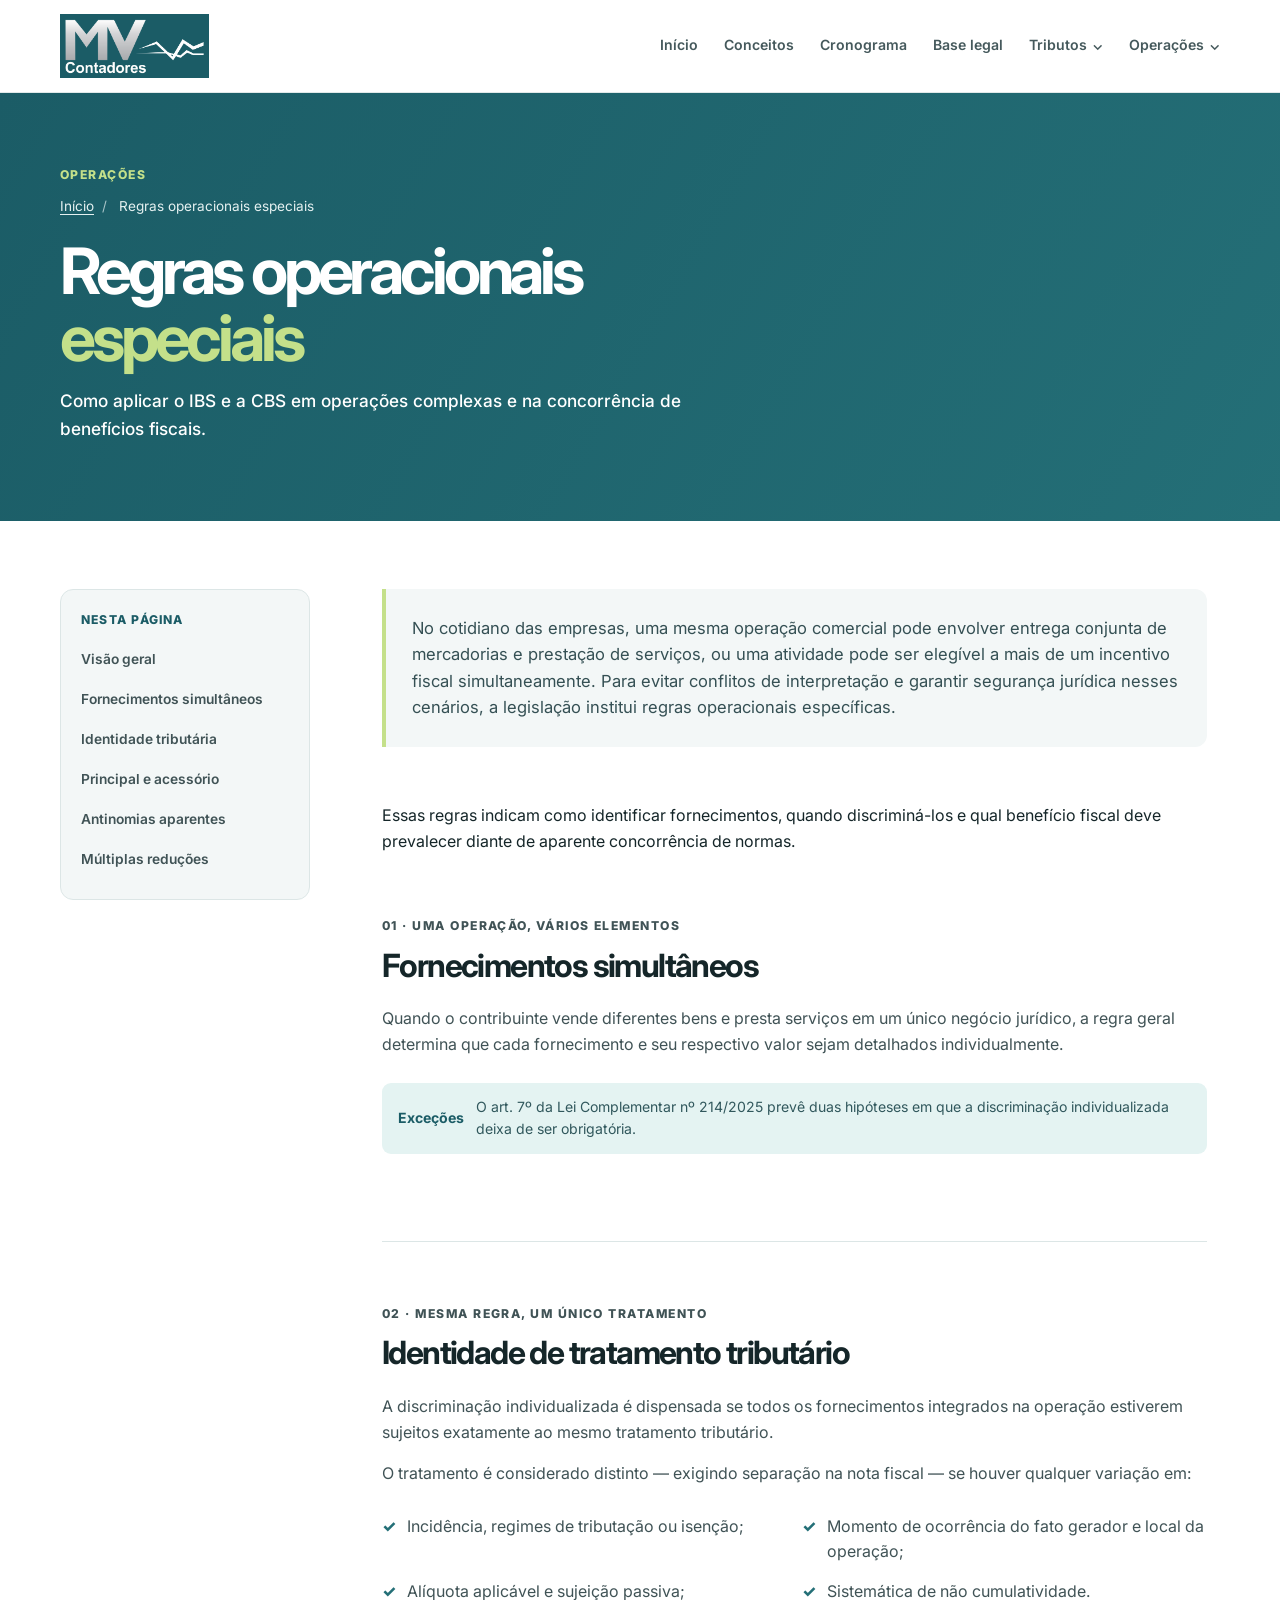
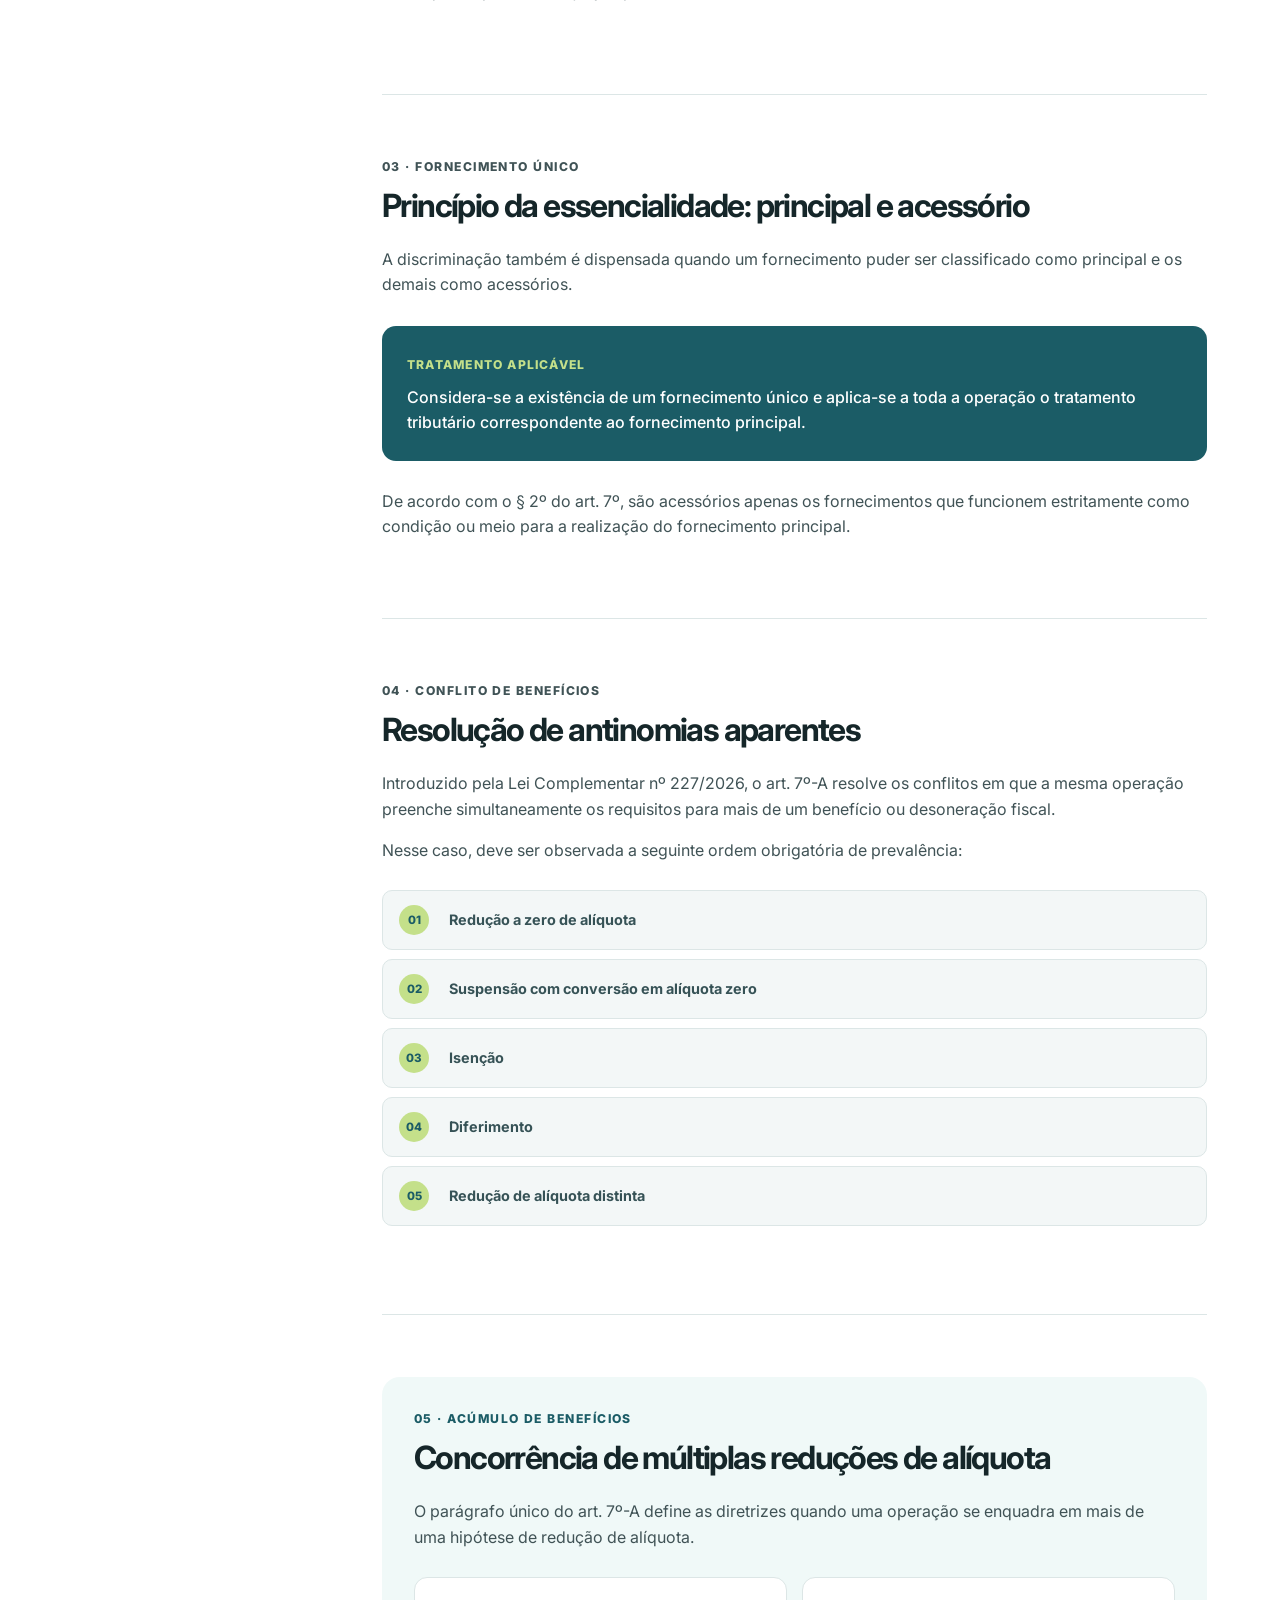
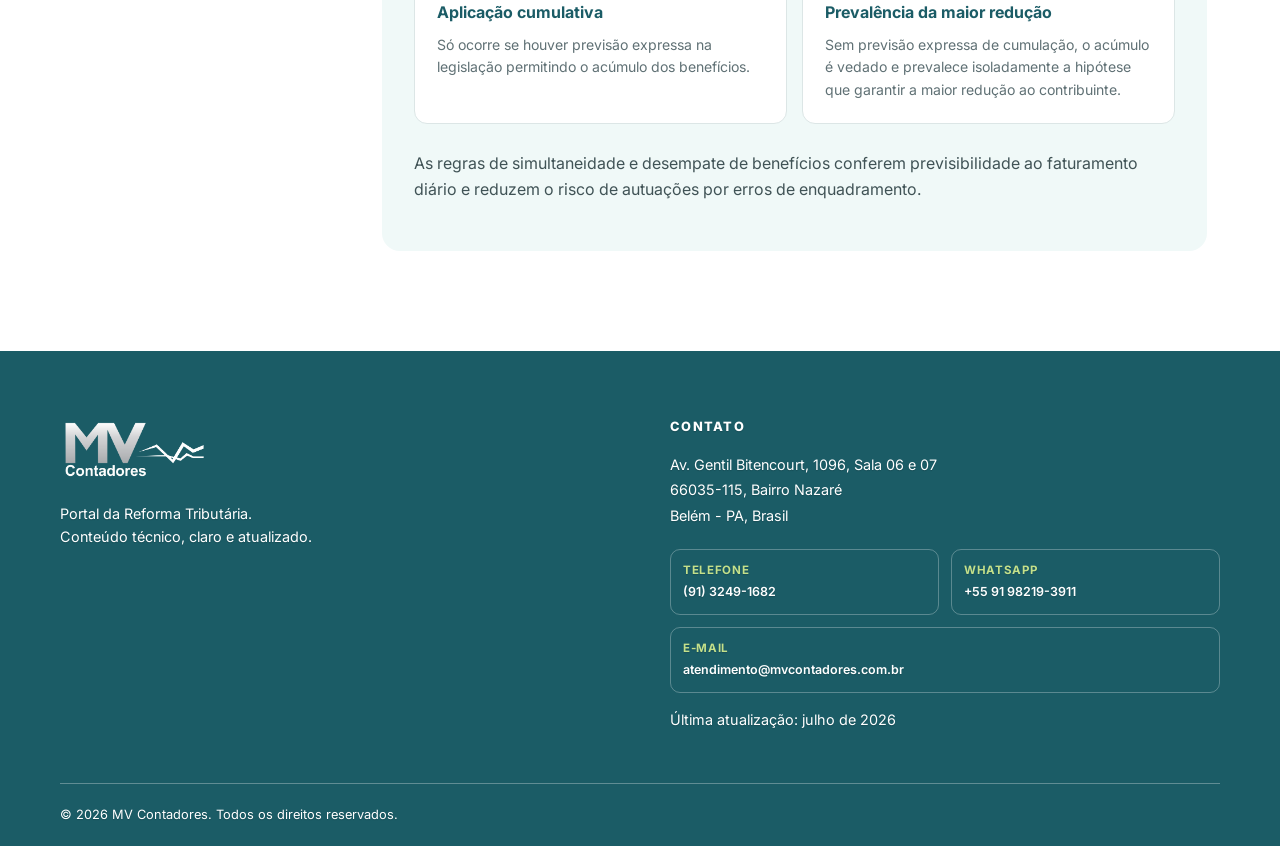
<file: regras-operacionais-especiais.html>
<!DOCTYPE html>
<html lang="pt-BR"><head><meta charset="UTF-8" /><meta name="viewport" content="width=device-width, initial-scale=1.0" /><meta name="description" content="Regras operacionais especiais do IBS e da CBS." /><title>Regras Operacionais Especiais | MV Contadores</title><link rel="preconnect" href="https://fonts.googleapis.com" /><link rel="preconnect" href="https://fonts.gstatic.com" crossorigin /><link href="https://fonts.googleapis.com/css2?family=Inter:wght@400;500;600;700;800&display=swap" rel="stylesheet" /><link rel="stylesheet" href="style.css" /></head><body>
<a class="skip-link" href="#conteudo">Pular para o conteúdo</a>
<header class="site-header"><div class="container header-content"><a class="brand" href="index.html"><img class="brand-logo" src="IMG/logo-escritorio.png" alt="Logo do escritório" onerror="this.style.display='none';this.nextElementSibling.style.display='inline'" /><span class="brand-name logo-fallback">Logo do escritório</span></a><button class="menu-toggle" type="button" aria-expanded="false" aria-controls="main-nav"><span class="sr-only">Abrir menu</span><span></span><span></span><span></span></button><nav id="main-nav" class="main-nav" aria-label="Navegação principal"><a href="index.html">Início</a><a href="conceitos.html">Conceitos</a><a href="https://sites.google.com/mvcontadores.com.br/mvreformatributria/cronograma-da-reforma-tribut%C3%A1ria">Cronograma</a><a href="base-legal.html">Base legal</a><details class="nav-dropdown"><summary>Tributos</summary><div class="dropdown-menu"><a href="ibs.html">IBS</a><a href="cbs.html">CBS</a><a href="is.html">IS</a><a href="base-calculo.html">Base de cálculo</a><a href="incidencia-nao-incidencia.html">Incidência e não incidência</a></div></details><details class="nav-dropdown"><summary>Operações</summary><div class="dropdown-menu"><a href="split-payment.html">Split Payment</a><a class="active" href="regras-operacionais-especiais.html">Regras operacionais especiais</a><a href="https://sites.google.com/mvcontadores.com.br/mvreformatributria/regimes-diferenciados">Regimes diferenciados</a><a href="https://sites.google.com/mvcontadores.com.br/mvreformatributria/novos-elementos-nf-e">Novos elementos NF-e</a></div></details></nav></div></header>
<main id="conteudo"><section class="page-hero"><div class="container"><p class="eyebrow">Operações</p><p class="breadcrumb"><a href="index.html">Início</a><span>/</span> Regras operacionais especiais</p><h1>Regras operacionais <span>especiais</span></h1><p>Como aplicar o IBS e a CBS em operações complexas e na concorrência de benefícios fiscais.</p></div></section><section class="section tax-page"><div class="container tax-page-grid"><aside class="concepts-index" aria-label="Nesta página"><p>Nesta página</p><a href="#visao-geral">Visão geral</a><a href="#simultaneos">Fornecimentos simultâneos</a><a href="#identidade">Identidade tributária</a><a href="#essencialidade">Principal e acessório</a><a href="#antinomias">Antinomias aparentes</a><a href="#reducoes">Múltiplas reduções</a></aside><article class="article-content tax-article">
<section id="visao-geral"><p class="article-intro">No cotidiano das empresas, uma mesma operação comercial pode envolver entrega conjunta de mercadorias e prestação de serviços, ou uma atividade pode ser elegível a mais de um incentivo fiscal simultaneamente. Para evitar conflitos de interpretação e garantir segurança jurídica nesses cenários, a legislação institui regras operacionais específicas.</p><p>Essas regras indicam como identificar fornecimentos, quando discriminá-los e qual benefício fiscal deve prevalecer diante de aparente concorrência de normas.</p></section>
<section id="simultaneos" class="tax-section"><p class="eyebrow">01 · Uma operação, vários elementos</p><h2>Fornecimentos simultâneos</h2><p>Quando o contribuinte vende diferentes bens e presta serviços em um único negócio jurídico, a regra geral determina que cada fornecimento e seu respectivo valor sejam detalhados individualmente.</p><div class="legal-inline"><strong>Exceções</strong><span>O art. 7º da Lei Complementar nº 214/2025 prevê duas hipóteses em que a discriminação individualizada deixa de ser obrigatória.</span></div></section>
<section id="identidade" class="tax-section"><p class="eyebrow">02 · Mesma regra, um único tratamento</p><h2>Identidade de tratamento tributário</h2><p>A discriminação individualizada é dispensada se todos os fornecimentos integrados na operação estiverem sujeitos exatamente ao mesmo tratamento tributário.</p><p>O tratamento é considerado distinto — exigindo separação na nota fiscal — se houver qualquer variação em:</p><ul class="feature-list tax-list"><li>Incidência, regimes de tributação ou isenção;</li><li>Momento de ocorrência do fato gerador e local da operação;</li><li>Alíquota aplicável e sujeição passiva;</li><li>Sistemática de não cumulatividade.</li></ul></section>
<section id="essencialidade" class="tax-section"><p class="eyebrow">03 · Fornecimento único</p><h2>Princípio da essencialidade: principal e acessório</h2><p>A discriminação também é dispensada quando um fornecimento puder ser classificado como principal e os demais como acessórios.</p><div class="tax-highlight"><span>Tratamento aplicável</span><p>Considera-se a existência de um fornecimento único e aplica-se a toda a operação o tratamento tributário correspondente ao fornecimento principal.</p></div><p>De acordo com o § 2º do art. 7º, são acessórios apenas os fornecimentos que funcionem estritamente como condição ou meio para a realização do fornecimento principal.</p></section>
<section id="antinomias" class="tax-section"><p class="eyebrow">04 · Conflito de benefícios</p><h2>Resolução de antinomias aparentes</h2><p>Introduzido pela Lei Complementar nº 227/2026, o art. 7º-A resolve os conflitos em que a mesma operação preenche simultaneamente os requisitos para mais de um benefício ou desoneração fiscal.</p><p>Nesse caso, deve ser observada a seguinte ordem obrigatória de prevalência:</p><div class="priority-list"><div><span>01</span><strong>Redução a zero de alíquota</strong></div><div><span>02</span><strong>Suspensão com conversão em alíquota zero</strong></div><div><span>03</span><strong>Isenção</strong></div><div><span>04</span><strong>Diferimento</strong></div><div><span>05</span><strong>Redução de alíquota distinta</strong></div></div></section>
<section id="reducoes" class="tax-section tax-conclusion"><p class="eyebrow">05 · Acúmulo de benefícios</p><h2>Concorrência de múltiplas reduções de alíquota</h2><p>O parágrafo único do art. 7º-A define as diretrizes quando uma operação se enquadra em mais de uma hipótese de redução de alíquota.</p><div class="definition-grid"><article><h3>Aplicação cumulativa</h3><p>Só ocorre se houver previsão expressa na legislação permitindo o acúmulo dos benefícios.</p></article><article><h3>Prevalência da maior redução</h3><p>Sem previsão expressa de cumulação, o acúmulo é vedado e prevalece isoladamente a hipótese que garantir a maior redução ao contribuinte.</p></article></div><p>As regras de simultaneidade e desempate de benefícios conferem previsibilidade ao faturamento diário e reduzem o risco de autuações por erros de enquadramento.</p></section>
</article></div></section></main><footer class="site-footer" data-site-footer></footer><script src="footer.js"></script><script>const toggle=document.querySelector('.menu-toggle'),nav=document.querySelector('.main-nav');toggle.addEventListener('click',()=>{const open=nav.classList.toggle('is-open');toggle.setAttribute('aria-expanded',open)});const dropdowns=[...document.querySelectorAll('.nav-dropdown')];dropdowns.forEach(dropdown=>dropdown.addEventListener('toggle',()=>{if(dropdown.open)dropdowns.forEach(other=>{if(other!==dropdown)other.open=false})}));document.addEventListener('click',event=>{if(!event.target.closest('.nav-dropdown'))dropdowns.forEach(dropdown=>dropdown.open=false)});</script></body></html>
</file>
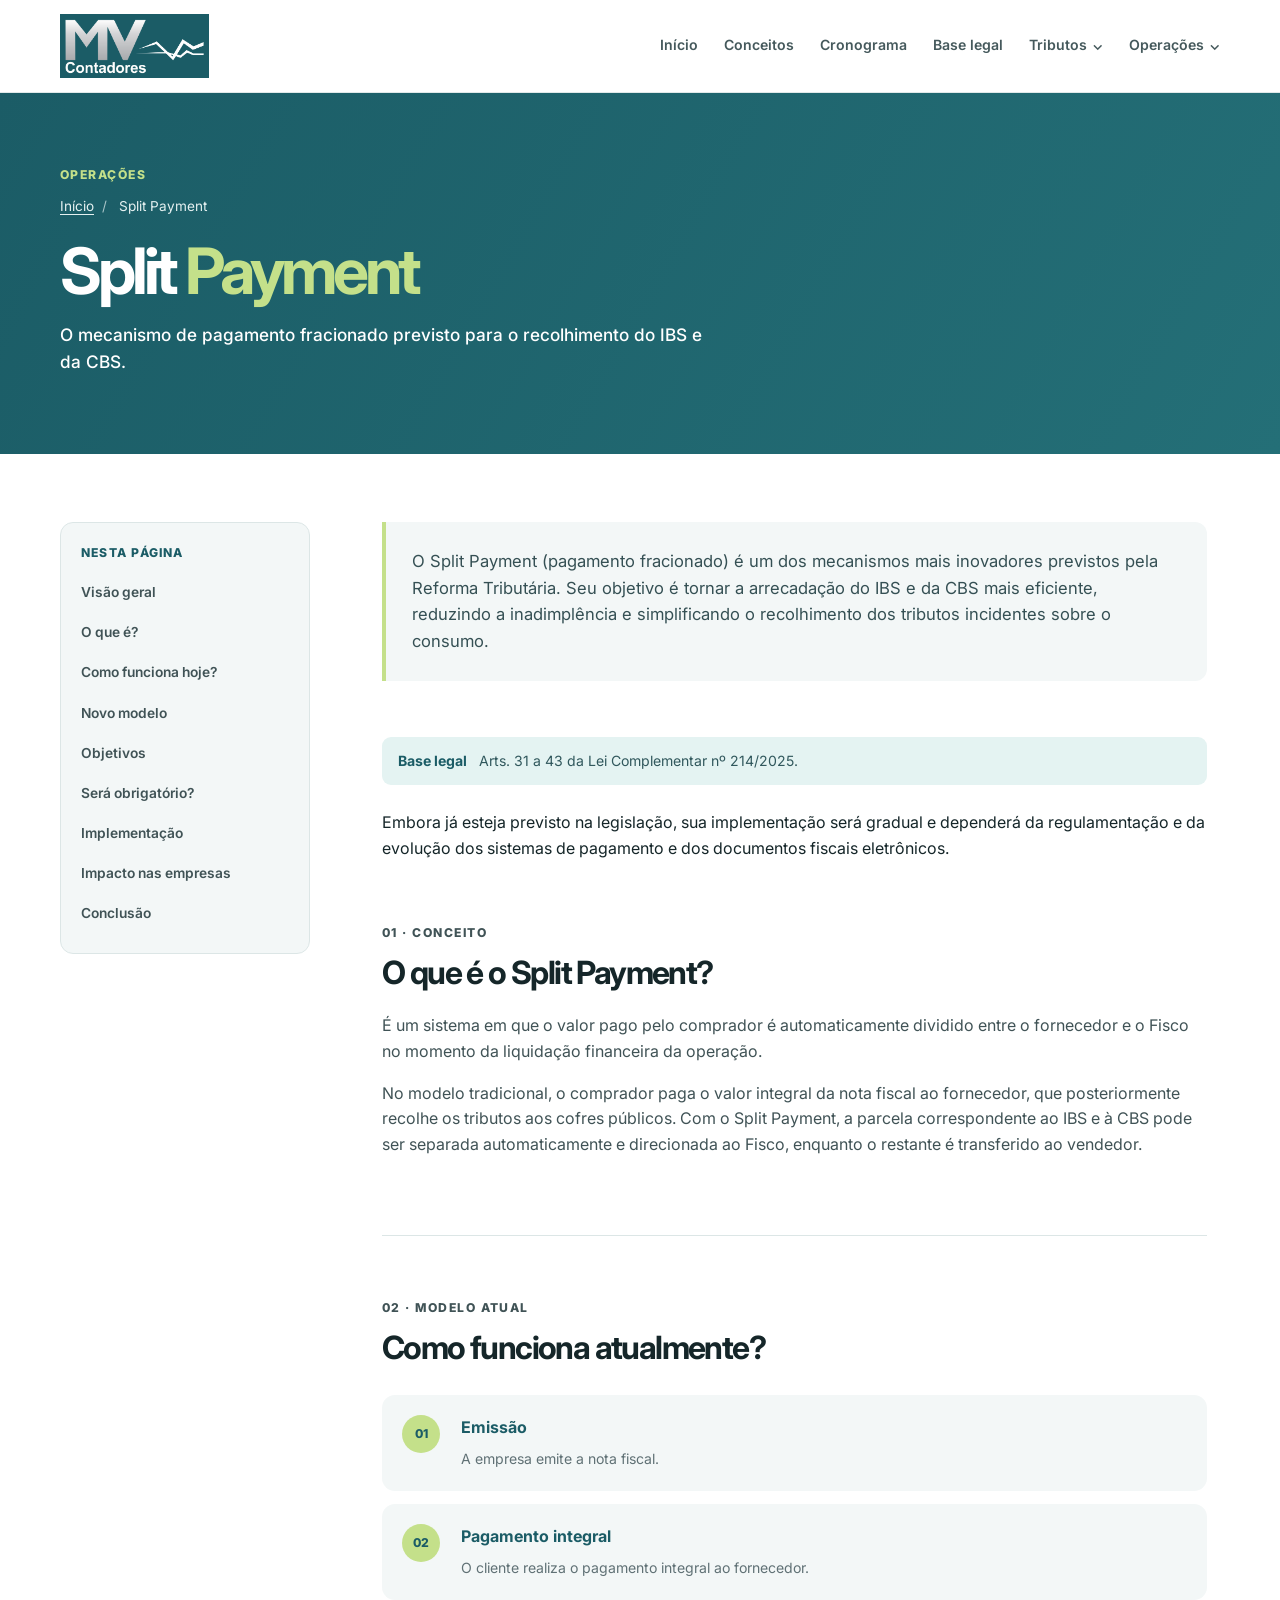
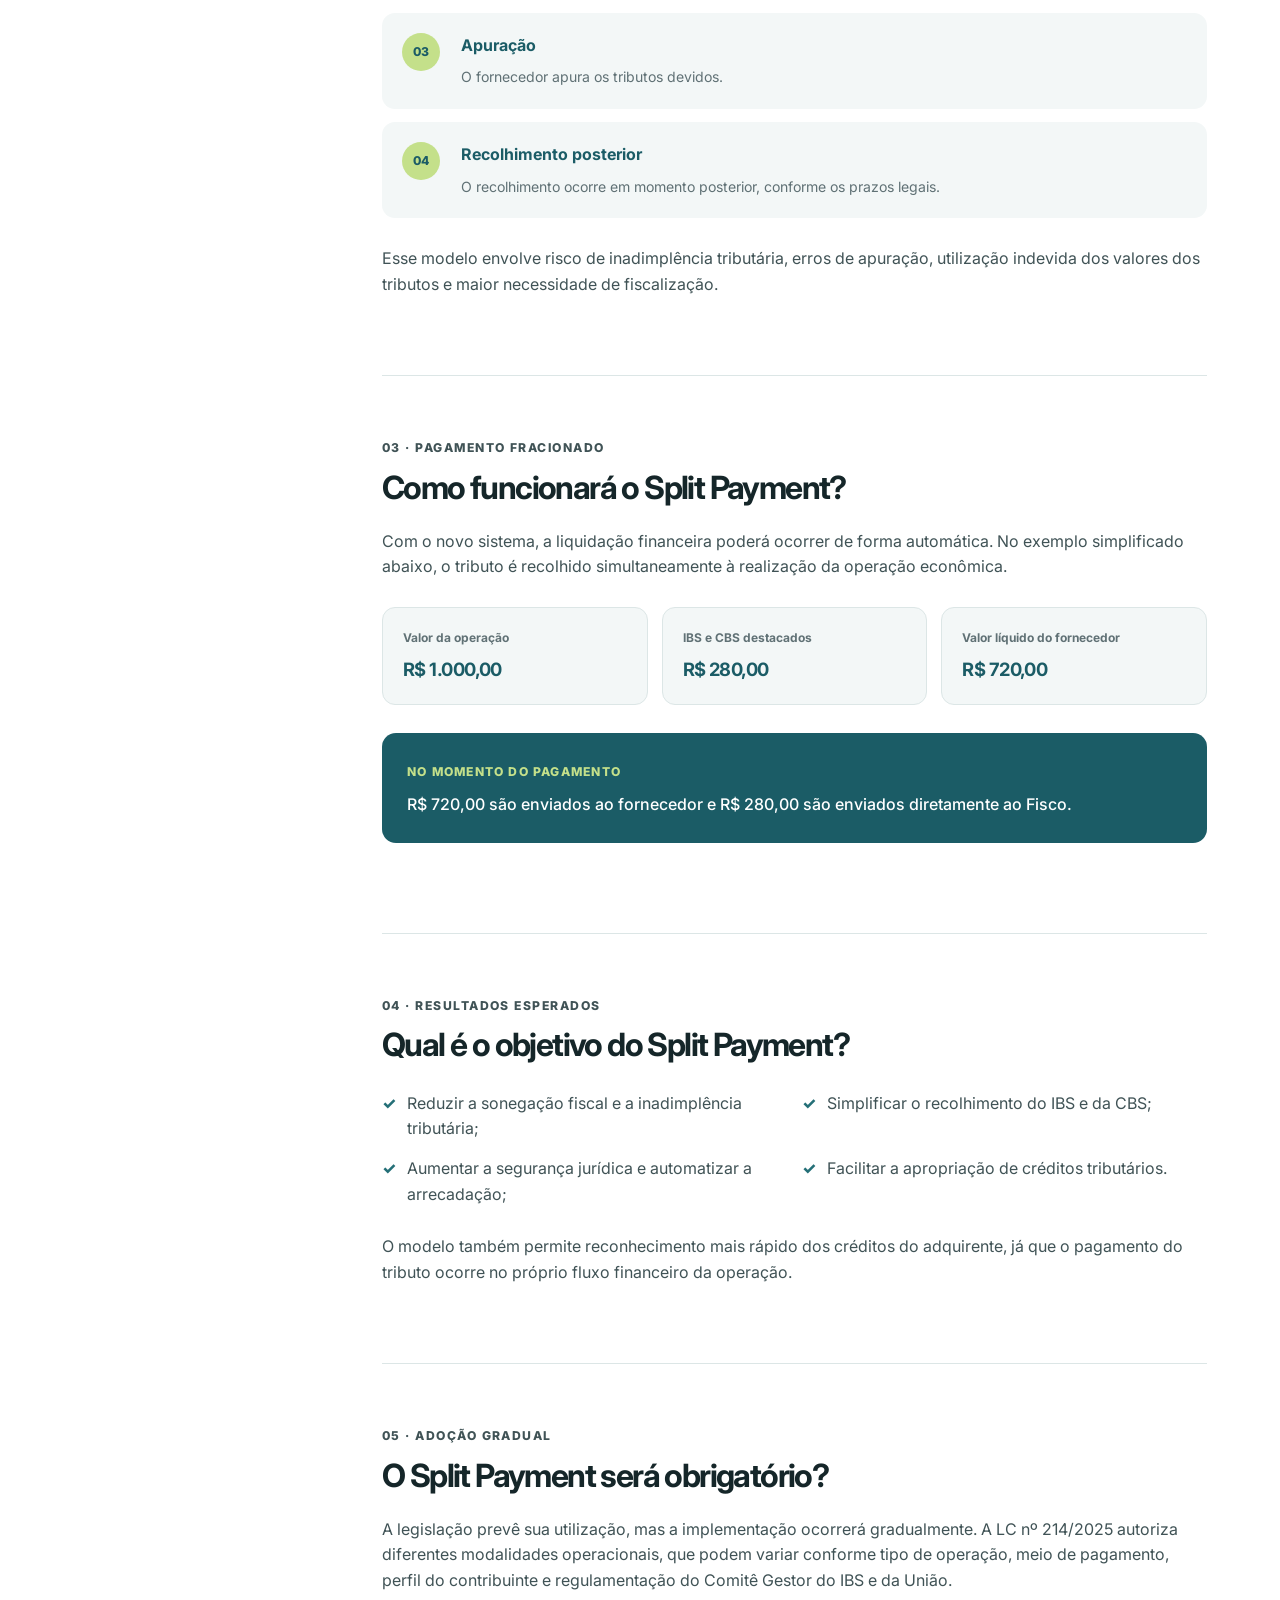
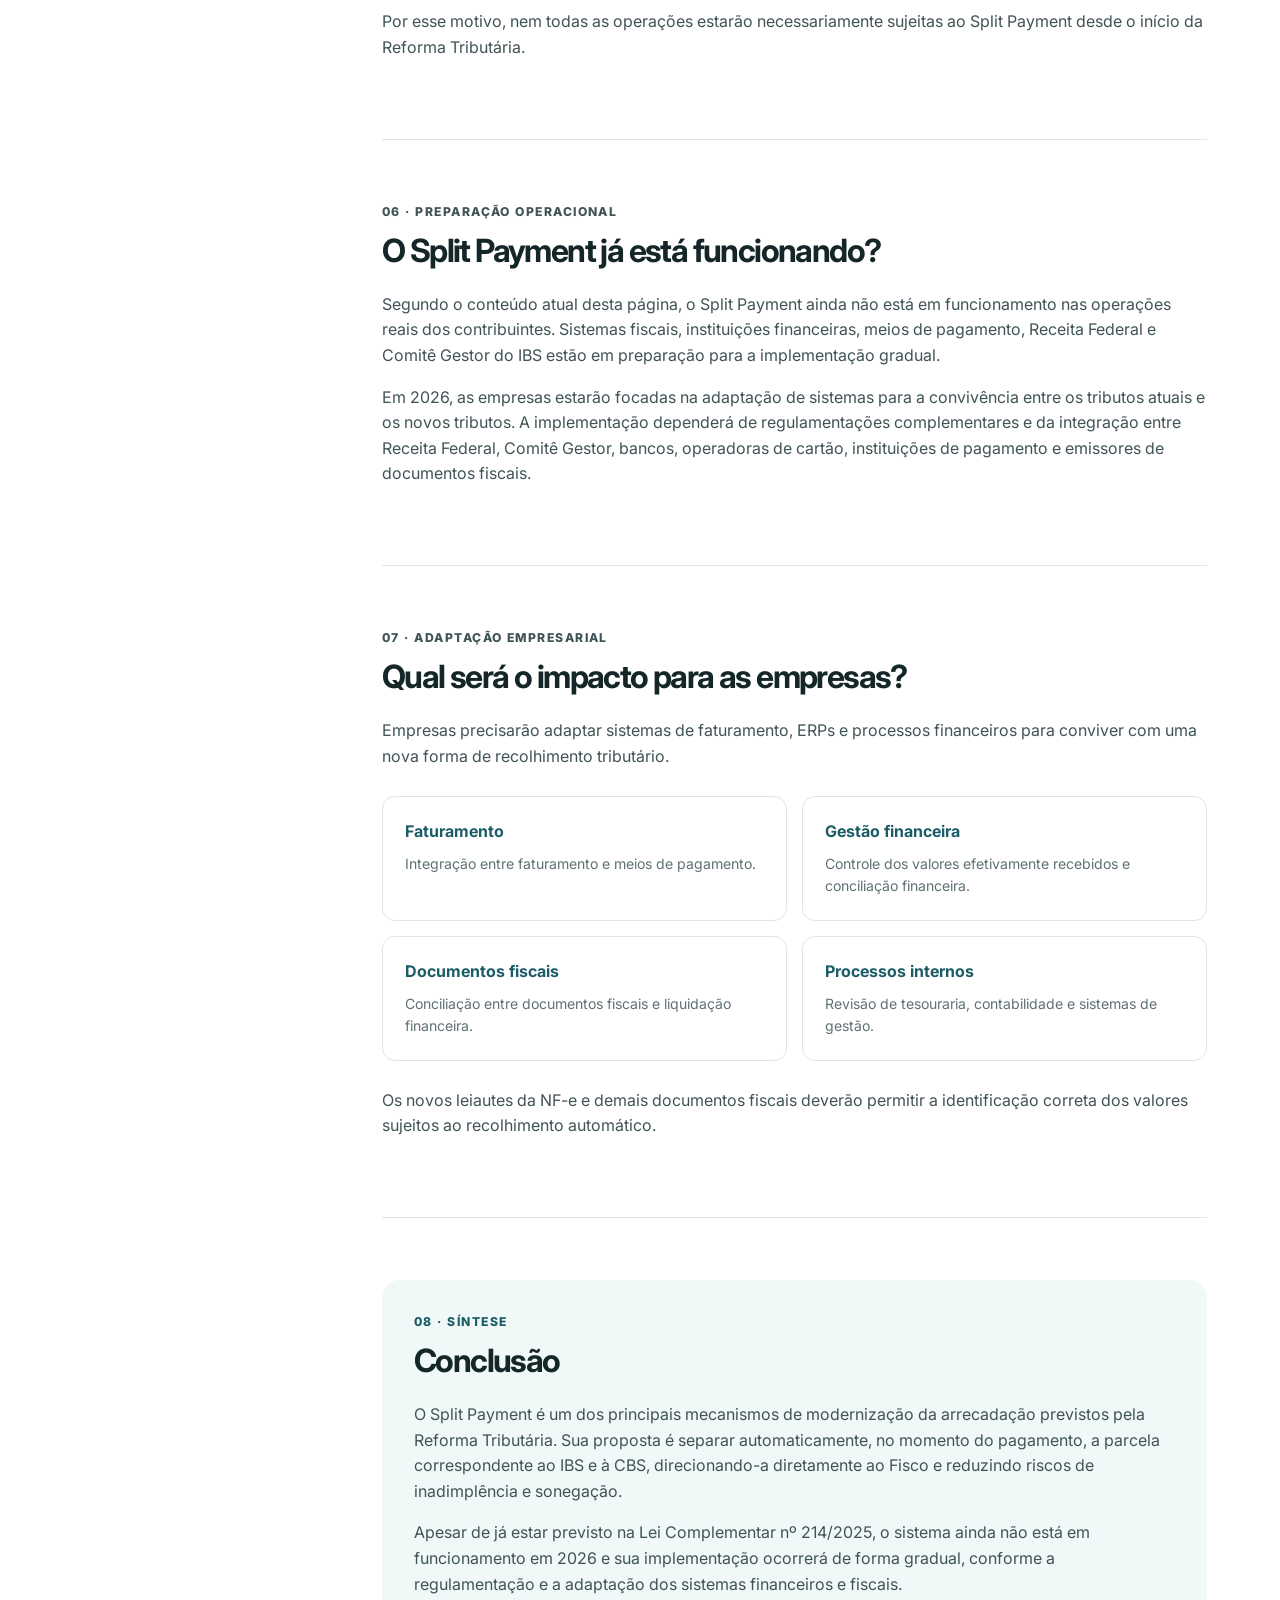
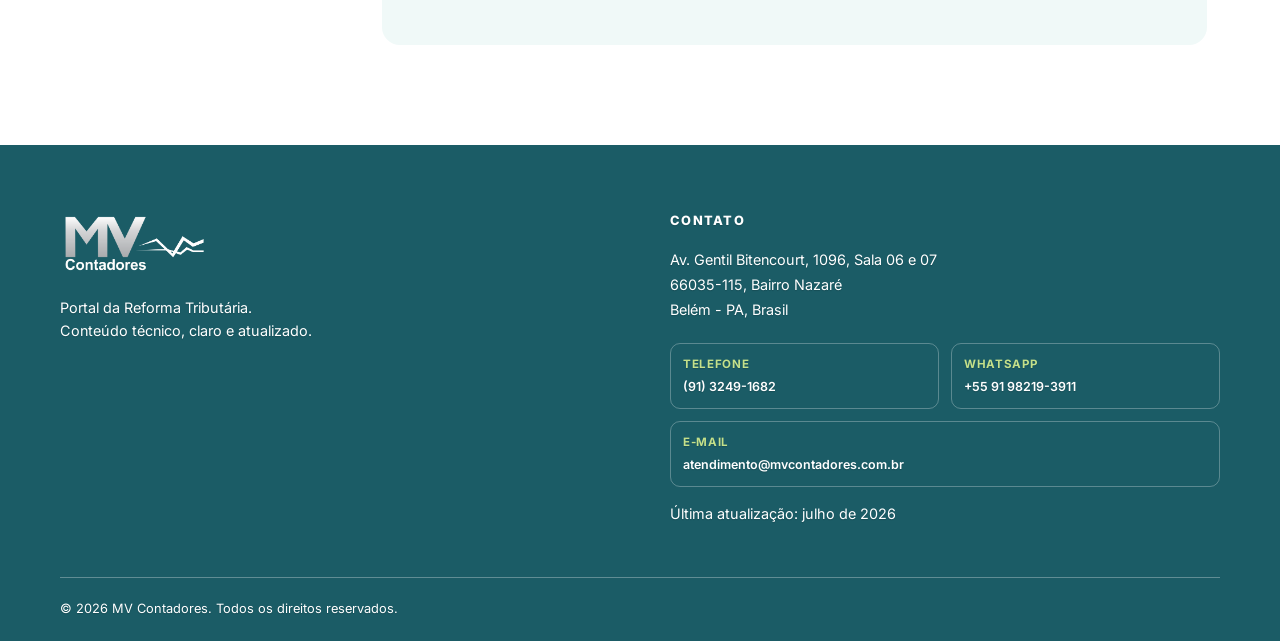
<file: split-payment.html>
<!DOCTYPE html>
<html lang="pt-BR"><head><meta charset="UTF-8" /><meta name="viewport" content="width=device-width, initial-scale=1.0" /><meta name="description" content="Split Payment: funcionamento, objetivos e impactos para empresas." /><title>Split Payment | MV Contadores</title><link rel="preconnect" href="https://fonts.googleapis.com" /><link rel="preconnect" href="https://fonts.gstatic.com" crossorigin /><link href="https://fonts.googleapis.com/css2?family=Inter:wght@400;500;600;700;800&display=swap" rel="stylesheet" /><link rel="stylesheet" href="style.css" /></head><body>
<a class="skip-link" href="#conteudo">Pular para o conteúdo</a>
<header class="site-header"><div class="container header-content"><a class="brand" href="index.html"><img class="brand-logo" src="IMG/logo-escritorio.png" alt="Logo do escritório" onerror="this.style.display='none';this.nextElementSibling.style.display='inline'" /><span class="brand-name logo-fallback">Logo do escritório</span></a><button class="menu-toggle" type="button" aria-expanded="false" aria-controls="main-nav"><span class="sr-only">Abrir menu</span><span></span><span></span><span></span></button><nav id="main-nav" class="main-nav" aria-label="Navegação principal"><a href="index.html">Início</a><a href="conceitos.html">Conceitos</a><a href="https://sites.google.com/mvcontadores.com.br/mvreformatributria/cronograma-da-reforma-tribut%C3%A1ria">Cronograma</a><a href="base-legal.html">Base legal</a><details class="nav-dropdown"><summary>Tributos</summary><div class="dropdown-menu"><a href="ibs.html">IBS</a><a href="cbs.html">CBS</a><a href="is.html">IS</a><a href="base-calculo.html">Base de cálculo</a><a href="incidencia-nao-incidencia.html">Incidência e não incidência</a></div></details><details class="nav-dropdown"><summary>Operações</summary><div class="dropdown-menu"><a class="active" href="split-payment.html">Split Payment</a><a href="https://sites.google.com/mvcontadores.com.br/mvreformatributria/regras-operacionais-especiais">Regras operacionais especiais</a><a href="https://sites.google.com/mvcontadores.com.br/mvreformatributria/regimes-diferenciados">Regimes diferenciados</a><a href="https://sites.google.com/mvcontadores.com.br/mvreformatributria/novos-elementos-nf-e">Novos elementos NF-e</a></div></details></nav></div></header>
<main id="conteudo"><section class="page-hero"><div class="container"><p class="eyebrow">Operações</p><p class="breadcrumb"><a href="index.html">Início</a><span>/</span> Split Payment</p><h1>Split <span>Payment</span></h1><p>O mecanismo de pagamento fracionado previsto para o recolhimento do IBS e da CBS.</p></div></section><section class="section tax-page"><div class="container tax-page-grid"><aside class="concepts-index" aria-label="Nesta página"><p>Nesta página</p><a href="#visao-geral">Visão geral</a><a href="#o-que-e">O que é?</a><a href="#atual">Como funciona hoje?</a><a href="#novo-modelo">Novo modelo</a><a href="#objetivo">Objetivos</a><a href="#obrigatorio">Será obrigatório?</a><a href="#vigencia">Implementação</a><a href="#impacto">Impacto nas empresas</a><a href="#conclusao">Conclusão</a></aside><article class="article-content tax-article">
<section id="visao-geral"><p class="article-intro">O Split Payment (pagamento fracionado) é um dos mecanismos mais inovadores previstos pela Reforma Tributária. Seu objetivo é tornar a arrecadação do IBS e da CBS mais eficiente, reduzindo a inadimplência e simplificando o recolhimento dos tributos incidentes sobre o consumo.</p><div class="legal-inline"><strong>Base legal</strong><span>Arts. 31 a 43 da Lei Complementar nº 214/2025.</span></div><p>Embora já esteja previsto na legislação, sua implementação será gradual e dependerá da regulamentação e da evolução dos sistemas de pagamento e dos documentos fiscais eletrônicos.</p></section>
<section id="o-que-e" class="tax-section"><p class="eyebrow">01 · Conceito</p><h2>O que é o Split Payment?</h2><p>É um sistema em que o valor pago pelo comprador é automaticamente dividido entre o fornecedor e o Fisco no momento da liquidação financeira da operação.</p><p>No modelo tradicional, o comprador paga o valor integral da nota fiscal ao fornecedor, que posteriormente recolhe os tributos aos cofres públicos. Com o Split Payment, a parcela correspondente ao IBS e à CBS pode ser separada automaticamente e direcionada ao Fisco, enquanto o restante é transferido ao vendedor.</p></section>
<section id="atual" class="tax-section"><p class="eyebrow">02 · Modelo atual</p><h2>Como funciona atualmente?</h2><div class="numbered-list"><article><span>01</span><div><h3>Emissão</h3><p>A empresa emite a nota fiscal.</p></div></article><article><span>02</span><div><h3>Pagamento integral</h3><p>O cliente realiza o pagamento integral ao fornecedor.</p></div></article><article><span>03</span><div><h3>Apuração</h3><p>O fornecedor apura os tributos devidos.</p></div></article><article><span>04</span><div><h3>Recolhimento posterior</h3><p>O recolhimento ocorre em momento posterior, conforme os prazos legais.</p></div></article></div><p>Esse modelo envolve risco de inadimplência tributária, erros de apuração, utilização indevida dos valores dos tributos e maior necessidade de fiscalização.</p></section>
<section id="novo-modelo" class="tax-section"><p class="eyebrow">03 · Pagamento fracionado</p><h2>Como funcionará o Split Payment?</h2><p>Com o novo sistema, a liquidação financeira poderá ocorrer de forma automática. No exemplo simplificado abaixo, o tributo é recolhido simultaneamente à realização da operação econômica.</p><div class="payment-flow"><div><span>Valor da operação</span><strong>R$ 1.000,00</strong></div><div><span>IBS e CBS destacados</span><strong>R$ 280,00</strong></div><div><span>Valor líquido do fornecedor</span><strong>R$ 720,00</strong></div></div><div class="tax-highlight"><span>No momento do pagamento</span><p>R$ 720,00 são enviados ao fornecedor e R$ 280,00 são enviados diretamente ao Fisco.</p></div></section>
<section id="objetivo" class="tax-section"><p class="eyebrow">04 · Resultados esperados</p><h2>Qual é o objetivo do Split Payment?</h2><ul class="feature-list tax-list"><li>Reduzir a sonegação fiscal e a inadimplência tributária;</li><li>Simplificar o recolhimento do IBS e da CBS;</li><li>Aumentar a segurança jurídica e automatizar a arrecadação;</li><li>Facilitar a apropriação de créditos tributários.</li></ul><p>O modelo também permite reconhecimento mais rápido dos créditos do adquirente, já que o pagamento do tributo ocorre no próprio fluxo financeiro da operação.</p></section>
<section id="obrigatorio" class="tax-section"><p class="eyebrow">05 · Adoção gradual</p><h2>O Split Payment será obrigatório?</h2><p>A legislação prevê sua utilização, mas a implementação ocorrerá gradualmente. A LC nº 214/2025 autoriza diferentes modalidades operacionais, que podem variar conforme tipo de operação, meio de pagamento, perfil do contribuinte e regulamentação do Comitê Gestor do IBS e da União.</p><p>Por esse motivo, nem todas as operações estarão necessariamente sujeitas ao Split Payment desde o início da Reforma Tributária.</p></section>
<section id="vigencia" class="tax-section"><p class="eyebrow">06 · Preparação operacional</p><h2>O Split Payment já está funcionando?</h2><p>Segundo o conteúdo atual desta página, o Split Payment ainda não está em funcionamento nas operações reais dos contribuintes. Sistemas fiscais, instituições financeiras, meios de pagamento, Receita Federal e Comitê Gestor do IBS estão em preparação para a implementação gradual.</p><p>Em 2026, as empresas estarão focadas na adaptação de sistemas para a convivência entre os tributos atuais e os novos tributos. A implementação dependerá de regulamentações complementares e da integração entre Receita Federal, Comitê Gestor, bancos, operadoras de cartão, instituições de pagamento e emissores de documentos fiscais.</p></section>
<section id="impacto" class="tax-section"><p class="eyebrow">07 · Adaptação empresarial</p><h2>Qual será o impacto para as empresas?</h2><p>Empresas precisarão adaptar sistemas de faturamento, ERPs e processos financeiros para conviver com uma nova forma de recolhimento tributário.</p><div class="definition-grid"><article><h3>Faturamento</h3><p>Integração entre faturamento e meios de pagamento.</p></article><article><h3>Gestão financeira</h3><p>Controle dos valores efetivamente recebidos e conciliação financeira.</p></article><article><h3>Documentos fiscais</h3><p>Conciliação entre documentos fiscais e liquidação financeira.</p></article><article><h3>Processos internos</h3><p>Revisão de tesouraria, contabilidade e sistemas de gestão.</p></article></div><p>Os novos leiautes da NF-e e demais documentos fiscais deverão permitir a identificação correta dos valores sujeitos ao recolhimento automático.</p></section>
<section id="conclusao" class="tax-section tax-conclusion"><p class="eyebrow">08 · Síntese</p><h2>Conclusão</h2><p>O Split Payment é um dos principais mecanismos de modernização da arrecadação previstos pela Reforma Tributária. Sua proposta é separar automaticamente, no momento do pagamento, a parcela correspondente ao IBS e à CBS, direcionando-a diretamente ao Fisco e reduzindo riscos de inadimplência e sonegação.</p><p>Apesar de já estar previsto na Lei Complementar nº 214/2025, o sistema ainda não está em funcionamento em 2026 e sua implementação ocorrerá de forma gradual, conforme a regulamentação e a adaptação dos sistemas financeiros e fiscais.</p></section>
</article></div></section></main><footer class="site-footer" data-site-footer></footer><script src="footer.js"></script><script>const toggle=document.querySelector('.menu-toggle'),nav=document.querySelector('.main-nav');toggle.addEventListener('click',()=>{const open=nav.classList.toggle('is-open');toggle.setAttribute('aria-expanded',open)});const dropdowns=[...document.querySelectorAll('.nav-dropdown')];dropdowns.forEach(dropdown=>dropdown.addEventListener('toggle',()=>{if(dropdown.open)dropdowns.forEach(other=>{if(other!==dropdown)other.open=false})}));document.addEventListener('click',event=>{if(!event.target.closest('.nav-dropdown'))dropdowns.forEach(dropdown=>dropdown.open=false)});</script></body></html>
</file>
<file: style.css>
/* =========================================================
   MV CONTADORES | PORTAL DA REFORMA TRIBUTÁRIA
   CORES: altere as variáveis abaixo para adaptar a identidade visual.
   ========================================================= */
:root {
  /* Verde-petróleo extraído do fundo da logo MV Contadores. */
  --teal-900: #1b5c66;
  --teal-800: #1b5961;
  --teal-700: #246f77;
  --teal-500: #33858c;
  --teal-100: #dff3f2;
  --green: #80b833;
  --ink: #152629;
  --muted: #607175;
  --line: #dce6e6;
  --surface: #ffffff;
  --surface-muted: #f3f7f7;
  /* Fundo único de cabeçalho para todas as páginas internas. */
  --page-hero-background: linear-gradient(120deg, var(--teal-900), var(--teal-700));
  --shadow: 0 14px 38px rgba(7, 63, 67, .10);
  --radius: 18px;
  --max-width: 1160px;
}

* { box-sizing: border-box; }
html { scroll-behavior: smooth; scroll-padding-top: 84px; }
body { margin: 0; color: var(--ink); background: var(--surface); font-family: Inter, Arial, sans-serif; line-height: 1.6; }
a { color: inherit; text-decoration: none; }
.container { width: min(calc(100% - 40px), var(--max-width)); margin-inline: auto; }
.sr-only { position: absolute; width: 1px; height: 1px; padding: 0; margin: -1px; overflow: hidden; clip: rect(0, 0, 0, 0); white-space: nowrap; border: 0; }
.skip-link { position: fixed; left: 12px; top: -50px; z-index: 100; padding: 10px 16px; color: white; background: var(--teal-900); border-radius: 8px; }
.skip-link:focus { top: 12px; }

/* Cabeçalho */
.site-header { position: sticky; top: 0; z-index: 20; border-bottom: 1px solid rgba(220,230,230,.85); background: rgba(255,255,255,.94); backdrop-filter: blur(14px); }
.header-content { display: flex; min-height: 92px; align-items: center; justify-content: space-between; gap: 24px; }
.brand { display: inline-flex; align-items: center; gap: 10px; color: var(--teal-900); font-size: 1.05rem; letter-spacing: -.03em; white-space: nowrap; }
.brand-mark { display: grid; width: 36px; height: 36px; place-items: center; border-radius: 10px; color: white; background: linear-gradient(135deg, var(--teal-700), var(--teal-900)); font-size: .78rem; font-weight: 800; letter-spacing: -.08em; }
.brand-name strong { font-weight: 800; }
/* LOGO: coloque logo-escritorio.png na mesma pasta deste arquivo. */
.brand-logo { display: block; width: 188px; height: 64px; object-fit: contain; object-position: left center; }
.logo-fallback { display: none; font-weight: 700; }
.main-nav { display: flex; align-items: center; gap: 26px; font-size: .88rem; font-weight: 600; color: #45595c; }
.main-nav a { padding: 7px 0; border-bottom: 2px solid transparent; transition: color .2s, border-color .2s; }
.main-nav a:hover, .main-nav a.active { color: var(--teal-700); border-color: var(--green); }
.nav-dropdown { position: relative; }.nav-dropdown summary { padding: 7px 0; cursor: pointer; list-style: none; border-bottom: 2px solid transparent; }.nav-dropdown summary::-webkit-details-marker { display: none; }.nav-dropdown summary::after { content: "⌄"; margin-left: 5px; font-size: .9rem; }.nav-dropdown[open] summary, .nav-dropdown summary:hover { color: var(--teal-700); border-color: var(--green); }.dropdown-menu { position: absolute; top: calc(100% + 11px); right: 0; display: grid; min-width: 240px; padding: 9px; border: 1px solid var(--line); border-radius: 12px; background: white; box-shadow: var(--shadow); }.dropdown-menu a { padding: 9px 11px; border: 0; border-radius: 7px; font-size: .82rem; white-space: nowrap; }.dropdown-menu a:hover { background: var(--surface-muted); }
.menu-toggle { display: none; border: 0; background: none; cursor: pointer; }

/* Hero */
.hero { position: relative; overflow: hidden; color: white; background: linear-gradient(120deg, var(--teal-900), var(--teal-700)); }
.hero::after { content: ""; position: absolute; inset: 0; pointer-events: none; opacity: .35; background: radial-gradient(circle at 82% 18%, #65bd90 0 2%, transparent 23%), radial-gradient(circle at 92% 75%, #0bb0ab 0, transparent 24%); }
.hero-grid { position: relative; z-index: 1; display: grid; grid-template-columns: 1.3fr .7fr; align-items: center; gap: 60px; padding-block: 104px; }
.eyebrow { margin: 0 0 12px; color: var(--teal-700); font-size: .76rem; font-weight: 800; letter-spacing: .12em; text-transform: uppercase; }
.hero .eyebrow { color: #bde4cd; }
h1, h2, h3, p { margin-top: 0; }
h1 { max-width: 760px; margin-bottom: 22px; font-size: clamp(2.6rem, 5vw, 4.65rem); line-height: 1.04; letter-spacing: -.065em; }
h1 span { color: #c4e08a; }
h2 { margin-bottom: 0; font-size: clamp(1.8rem, 3vw, 2.7rem); line-height: 1.15; letter-spacing: -.05em; }
.hero-text { max-width: 650px; margin-bottom: 34px; color: #d6eeee; font-size: 1.1rem; }
.hero-actions { display: flex; flex-wrap: wrap; gap: 12px; }
.button { display: inline-flex; align-items: center; justify-content: center; min-height: 46px; padding: 0 21px; border: 1px solid transparent; border-radius: 9px; font-size: .9rem; font-weight: 700; transition: transform .2s, background .2s; }
.button:hover { transform: translateY(-2px); }
.button-primary { color: var(--teal-900); background: #c5e48d; }
.button-primary:hover { background: #d5eda9; }
.button-secondary { color: white; border-color: rgba(255,255,255,.45); }
.button-secondary:hover { background: rgba(255,255,255,.12); }
.hero-panel { padding: 27px; border: 1px solid rgba(255,255,255,.18); border-radius: var(--radius); background: rgba(2,45,48,.28); box-shadow: 0 18px 45px rgba(0,0,0,.13); }
.panel-label { margin-bottom: 18px; color: #bde4cd; font-size: .75rem; font-weight: 800; letter-spacing: .1em; text-transform: uppercase; }
.reference-list { display: grid; gap: 18px; }
.reference-list > * { position: relative; display: grid; grid-template-columns: 10px 1fr; column-gap: 10px; border-radius: 6px; transition: background .2s; }
.reference-list a:hover, .reference-list a:focus-visible { background: rgba(255,255,255,.10); outline: none; }
.reference-list strong, .reference-list small { grid-column: 2; }
.reference-list strong { font-size: .98rem; }.reference-list small { color: #cae6e4; font-size: .8rem; }.reference-dot { width: 7px; height: 7px; margin-top: 8px; border-radius: 50%; background: #c4e08a; }

/* Banners da página inicial: novos banners usam a mesma estrutura .carousel-slide. */
.banner-section { padding: 44px 0 20px; background: var(--surface-muted); }
.banner-carousel { overflow: hidden; border-radius: var(--radius); background: var(--teal-900); box-shadow: 0 18px 38px rgba(7,63,67,.14); }
.carousel-track { position: relative; min-height: 200px; }
.carousel-slide { position: absolute; inset: 0; display: block; opacity: 0; pointer-events: none; transform: scale(1.015); transition: opacity .45s ease, transform .45s ease; }
.carousel-slide.is-active { position: relative; opacity: 1; pointer-events: auto; transform: scale(1); }
.carousel-slide img { display: block; width: 100%; aspect-ratio: 2 / 1; object-fit: cover; object-position: center; }
.carousel-slide:focus-visible { outline: 4px solid var(--green); outline-offset: -4px; }
.carousel-controls { display: flex; justify-content: center; gap: 8px; padding: 12px; background: var(--teal-900); }
.carousel-dot { width: 8px; height: 8px; padding: 0; border: 0; border-radius: 50%; background: rgba(255,255,255,.48); cursor: pointer; transition: width .2s, background .2s; }
.carousel-dot.is-active { width: 26px; border-radius: 99px; background: #c4e08a; }

/* Componentes reutilizáveis */
.section { padding-block: 104px; }.section-sm { padding-block: 44px; }.section-muted { background: var(--surface-muted); }
.cards-grid { display: grid; gap: 20px; }.cards-grid-3 { grid-template-columns: repeat(3, 1fr); }
.info-card { padding: 28px; border: 1px solid var(--line); border-radius: 14px; background: white; box-shadow: 0 7px 22px rgba(7,63,67,.045); transition: transform .2s, box-shadow .2s, border-color .2s; }
.info-card:hover { border-color: #a9d5d3; box-shadow: var(--shadow); transform: translateY(-4px); }
.card-icon { display: inline-grid; width: 34px; height: 34px; place-items: center; margin-bottom: 18px; border-radius: 9px; color: var(--teal-700); background: var(--teal-100); font-size: .72rem; font-weight: 800; }
.info-card h2 { margin-bottom: 8px; font-size: 1.18rem; letter-spacing: -.035em; }.info-card p { margin-bottom: 16px; color: var(--muted); font-size: .9rem; }.card-link { color: var(--teal-700); font-size: .85rem; font-weight: 800; }
.content-grid { display: grid; grid-template-columns: .75fr 1.25fr; gap: 80px; }.prose { max-width: 720px; color: #405356; font-size: 1.04rem; }.prose p + p { margin-top: 20px; }
.section-heading { display: flex; justify-content: space-between; align-items: end; gap: 60px; margin-bottom: 40px; }.section-heading > p { max-width: 480px; margin: 0; color: var(--muted); }.section-heading-centered { align-items: center; flex-direction: column; gap: 16px; text-align: center; }.section-heading-centered > p { max-width: 640px; }
.tax-grid { display: grid; grid-template-columns: repeat(5, 1fr); gap: 12px; }.tax-card { min-height: 130px; padding: 20px; border: 1px solid var(--line); border-radius: 13px; background: white; }.tax-card strong { display: block; margin-bottom: 12px; color: var(--teal-700); font-size: 1.25rem; letter-spacing: -.05em; }.tax-card span { color: var(--muted); font-size: .78rem; }.section-note { max-width: 800px; margin: 28px auto 0; color: var(--muted); text-align: center; font-size: .92rem; }
.new-tax-grid { display: grid; grid-template-columns: repeat(3, 1fr); gap: 20px; }.new-tax-card { display: flex; min-height: 390px; flex-direction: column; padding: 29px; border: 1px solid var(--line); border-top: 5px solid var(--teal-500); border-radius: var(--radius); background: white; box-shadow: 0 8px 25px rgba(7,63,67,.045); transition: transform .2s, box-shadow .2s; }.new-tax-card:hover { box-shadow: var(--shadow); transform: translateY(-5px); }.new-tax-card.cbs { border-top-color: var(--teal-900); }.new-tax-card.is { border-top-color: var(--green); }.tax-tag { width: max-content; padding: 5px 10px; border-radius: 99px; color: var(--teal-700); background: var(--teal-100); font-size: .75rem; font-weight: 800; }.cbs .tax-tag { color: var(--teal-900); background: #e2ecec; }.is .tax-tag { color: #4e741d; background: #edf5dc; }.new-tax-card h3 { margin: 19px 0 12px; font-size: 1.32rem; line-height: 1.22; letter-spacing: -.04em; }.new-tax-card p { color: var(--muted); font-size: .9rem; }.replacement { display: flex; flex-wrap: wrap; gap: 7px; align-items: center; margin: auto 0 23px; }.replacement span { width: 100%; margin-bottom: 2px; color: var(--muted); font-size: .72rem; font-weight: 700; text-transform: uppercase; letter-spacing: .08em; }.replacement strong { padding: 4px 9px; border-radius: 6px; color: #455b5e; background: var(--surface-muted); font-size: .76rem; }
.legal-callout { display: grid; grid-template-columns: auto 1fr 1.15fr; gap: 30px; align-items: start; padding: 44px; border-radius: var(--radius); color: white; background: var(--teal-900); }.legal-icon { display: grid; width: 49px; height: 49px; place-items: center; border-radius: 12px; color: var(--teal-900); background: #c4e08a; font-size: 1.55rem; font-weight: 800; }.legal-copy .eyebrow { color: #c4e08a; }.legal-copy h2 { font-size: 1.7rem; }.legal-copy p:last-child { margin: 13px 0 0; color: #c8e2e1; font-size: .9rem; }.legal-list { display: grid; gap: 12px; padding: 0; margin: 0; list-style: none; }.legal-list li { padding: 12px 0; border-bottom: 1px solid rgba(255,255,255,.17); }.legal-list li:last-child { border-bottom: 0; }.legal-list strong, .legal-list span { display: block; }.legal-list strong { color: #d2eaa3; font-size: .8rem; }.legal-list span { color: #d9eeee; font-size: .83rem; }

/* Rodapé */
.site-footer { padding-top: 66px; color: #d4e5e6; background: var(--teal-900); font-size: .86rem; }.footer-content { display: grid; grid-template-columns: 1.5fr .8fr 1fr; gap: 50px; padding-bottom: 52px; }.brand-footer { color: white; }.site-footer .brand-mark { background: var(--teal-700); }.footer-content p { margin: 15px 0 0; }.footer-content a:not(.brand) { display: block; margin-top: 10px; transition: color .2s; }.footer-content a:hover { color: #d2eaa3; }.footer-title { margin: 0 0 12px !important; color: white; font-size: .78rem; font-weight: 800; letter-spacing: .1em; text-transform: uppercase; }.footer-update { color: #c1d8d9; }.footer-bottom { padding: 21px 0; border-top: 1px solid rgba(255,255,255,.20); color: #c1d8d9; font-size: .76rem; }
.site-footer .brand-logo { filter: none; }

/* Contraste reforçado para leitura nos fundos verde-petróleo. */
.hero-text { color: #fff; font-weight: 500; text-shadow: 0 1px 1px rgba(0,0,0,.16); }
.reference-list small { color: #fff; font-weight: 500; }
.legal-copy h2 { color: #fff; text-shadow: 0 1px 1px rgba(0,0,0,.18); }
.legal-copy p:last-child { color: #fff; font-size: .94rem; font-weight: 500; text-shadow: 0 1px 1px rgba(0,0,0,.16); }
.legal-list li { border-color: rgba(255,255,255,.30); }
.legal-list strong { font-size: .84rem; }
.legal-list span { color: #fff; font-size: .87rem; font-weight: 500; text-shadow: 0 1px 1px rgba(0,0,0,.16); }
.site-footer { color: #fff; font-size: .9rem; text-shadow: 0 1px 1px rgba(0,0,0,.16); }
.footer-content a:not(.brand) { font-weight: 500; }
.footer-title { font-size: .8rem; }
.footer-update, .footer-bottom { color: #fff; }
.footer-bottom { border-color: rgba(255,255,255,.30); font-size: .8rem; }
.footer-contact-expanded { grid-template-columns: minmax(260px, .85fr) minmax(340px, 1.15fr); align-items: start; }
.footer-contact { max-width: 550px; justify-self: end; width: 100%; }.footer-address { line-height: 1.75; }.contact-links { display: grid; grid-template-columns: repeat(2, 1fr); gap: 12px; margin-top: 21px; }.footer-content .contact-links a { display: grid; gap: 3px; min-height: 66px; margin: 0; padding: 11px 12px; border: 1px solid rgba(255,255,255,.28); border-radius: 10px; color: #fff; }.contact-links a:last-child { grid-column: 1 / -1; }.contact-links a:hover { border-color: #c4e08a; background: rgba(255,255,255,.08); }.contact-links strong { color: #c4e08a; font-size: .72rem; letter-spacing: .06em; text-transform: uppercase; }.contact-links span { font-size: .78rem; font-weight: 600; word-break: break-word; }

/* Página interna: Conceitos fundamentais */
.page-hero { padding: 72px 0 78px; color: white; background: var(--page-hero-background); }
.page-hero .eyebrow { color: #c4e08a; }.breadcrumb { margin: 0 0 20px; color: #e5f1f1; font-size: .85rem; }.breadcrumb a { text-decoration: underline; text-underline-offset: 3px; }.breadcrumb span { margin: 0 8px; opacity: .7; }.page-hero h1 { margin-bottom: 16px; font-size: clamp(2.5rem, 5vw, 4rem); }.page-hero h1 span { color: #c4e08a; }.page-hero > .container > p:last-child { max-width: 650px; margin-bottom: 0; color: #fff; font-size: 1.08rem; font-weight: 500; }
.concepts-layout { padding-block: 68px 100px; }.concepts-grid { display: grid; grid-template-columns: 250px minmax(0, 1fr); align-items: start; gap: 72px; }.concepts-index { position: sticky; top: 116px; padding: 20px; border: 1px solid var(--line); border-radius: 13px; background: var(--surface-muted); }.concepts-index p { margin-bottom: 10px; color: var(--teal-900); font-size: .76rem; font-weight: 800; letter-spacing: .1em; text-transform: uppercase; }.concepts-index a { display: block; padding: 9px 0; color: #405356; font-size: .86rem; font-weight: 600; }.concepts-index a:hover { color: var(--teal-700); }.article-content { max-width: 825px; }.article-intro { margin: 0 0 56px; padding: 26px; border-left: 4px solid #c4e08a; border-radius: 0 12px 12px 0; color: #355054; background: var(--surface-muted); font-size: 1.04rem; }.concept-section { scroll-margin-top: 116px; padding-bottom: 64px; margin-bottom: 64px; border-bottom: 1px solid var(--line); }.concept-section:last-child { padding-bottom: 0; margin-bottom: 0; border: 0; }.concept-section h2 { margin-bottom: 23px; font-size: 2rem; }.concept-section > p { color: #405356; }.legal-inline { display: flex; gap: 12px; align-items: center; margin: 25px 0; padding: 13px 16px; border-radius: 9px; color: #31585d; background: #e4f3f2; font-size: .88rem; }.legal-inline strong { color: var(--teal-900); }.definition-grid, .subjects-grid { display: grid; grid-template-columns: repeat(2, 1fr); gap: 15px; margin: 27px 0; }.definition-grid article, .subjects-grid article { padding: 22px; border: 1px solid var(--line); border-radius: 13px; background: white; }.definition-grid h3, .subjects-grid h3, .numbered-list h3 { margin-bottom: 8px; color: var(--teal-900); font-size: 1rem; }.definition-grid p, .subjects-grid p, .numbered-list p { margin: 0; color: var(--muted); font-size: .88rem; }.feature-list { display: grid; gap: 14px; padding: 0; margin: 27px 0; list-style: none; }.feature-list li { position: relative; padding-left: 25px; color: #405356; }.feature-list li::before { content: "✓"; position: absolute; left: 0; color: var(--teal-700); font-weight: 800; }.numbered-list { display: grid; gap: 13px; margin: 28px 0; }.numbered-list article { display: grid; grid-template-columns: 43px 1fr; gap: 16px; padding: 20px; border-radius: 13px; background: var(--surface-muted); }.numbered-list > article > span { display: grid; width: 38px; height: 38px; place-items: center; border-radius: 50%; color: var(--teal-900); background: #c4e08a; font-size: .76rem; font-weight: 800; }.article-summary { margin-top: 28px; padding: 25px; border-radius: 14px; color: white; background: var(--teal-900); }.article-summary strong { color: #c4e08a; font-size: .8rem; text-transform: uppercase; letter-spacing: .1em; }.article-summary p { margin: 10px 0 0; font-weight: 500; }
@media (max-width: 800px) { .page-hero { padding-block: 52px; }.concepts-grid { grid-template-columns: 1fr; gap: 35px; }.concepts-index { position: static; display: grid; grid-template-columns: repeat(2, 1fr); gap: 0 16px; }.concepts-index p { grid-column: 1 / -1; }.definition-grid, .subjects-grid { grid-template-columns: 1fr; } }
@media (max-width: 500px) { .concepts-layout { padding-block: 45px 70px; }.concepts-index { grid-template-columns: 1fr; }.article-intro { padding: 20px; }.legal-inline { align-items: flex-start; flex-direction: column; gap: 4px; }.concept-section h2 { font-size: 1.7rem; } }

/* Página interna: Base legal */
.legal-page { padding-block: 68px 100px; }.legal-page-grid { display: grid; grid-template-columns: 250px minmax(0, 1fr); align-items: start; gap: 72px; }.legal-article > p:not(.article-intro) { color: #405356; }.norms-overview { display: grid; grid-template-columns: repeat(4, 1fr); gap: 12px; margin: 42px 0 66px; padding: 25px; border-radius: var(--radius); background: var(--surface-muted); }.norms-overview .eyebrow { grid-column: 1 / -1; }.norms-overview div { padding: 15px; border-radius: 11px; background: white; }.norms-overview span, .norms-overview strong, .norms-overview small { display: block; }.norms-overview span { margin-bottom: 8px; color: var(--teal-700); font-size: .75rem; font-weight: 800; }.norms-overview strong { color: var(--teal-900); font-size: .87rem; line-height: 1.25; }.norms-overview small { margin-top: 6px; color: var(--muted); font-size: .72rem; }.legal-record { scroll-margin-top: 116px; margin-bottom: 48px; padding: 32px; border: 1px solid var(--line); border-radius: var(--radius); background: white; box-shadow: 0 8px 22px rgba(7,63,67,.04); }.record-heading { display: grid; grid-template-columns: 48px 1fr; gap: 16px; margin-bottom: 25px; }.record-heading > span { display: grid; width: 43px; height: 43px; place-items: center; border-radius: 11px; color: var(--teal-900); background: #c4e08a; font-size: .8rem; font-weight: 800; }.record-heading .eyebrow { margin-bottom: 5px; }.record-heading h2 { margin-bottom: 5px; font-size: 1.52rem; }.record-subtitle { margin: 0; color: var(--muted); font-size: .88rem; font-weight: 600; }.record-columns { display: grid; grid-template-columns: .75fr 1.25fr; gap: 34px; }.record-columns h3 { margin-bottom: 8px; color: var(--teal-900); font-size: .92rem; }.record-columns p, .record-columns li { color: #405356; font-size: .9rem; }.record-columns ul { display: grid; gap: 6px; margin: 0; padding-left: 20px; }.importance { display: grid; grid-template-columns: 105px 1fr; gap: 15px; margin-top: 24px; padding: 16px; border-radius: 10px; color: #31585d; background: #e4f3f2; }.importance strong { color: var(--teal-900); font-size: .83rem; }.importance p { margin: 0; font-size: .88rem; font-weight: 500; }
@media (max-width: 800px) { .legal-page-grid { grid-template-columns: 1fr; gap: 35px; }.norms-overview { grid-template-columns: repeat(2, 1fr); }.record-columns { grid-template-columns: 1fr; gap: 18px; } }
@media (max-width: 500px) { .legal-page { padding-block: 45px 70px; }.norms-overview { grid-template-columns: 1fr; margin-block: 32px 45px; }.legal-record { padding: 23px; }.record-heading { grid-template-columns: 40px 1fr; }.record-heading h2 { font-size: 1.28rem; }.importance { grid-template-columns: 1fr; gap: 5px; } }

/* Mantém o índice na lateral em tablets e telas com zoom; só empilha em celular estreito. */
@media (min-width: 561px) {
  .concepts-grid, .legal-page-grid { grid-template-columns: 250px minmax(0, 1fr); }
  .concepts-grid .concepts-index, .legal-page-grid .concepts-index { position: sticky; top: 116px; display: block; }
  .concepts-grid .concepts-index p, .legal-page-grid .concepts-index p { grid-column: auto; }
}

/* Página interna: IBS */
.tax-page-hero, .cbs-page-hero { background: var(--page-hero-background); }.tax-hero-label { display: inline-block; margin-bottom: 12px; padding: 5px 11px; border-radius: 99px; color: var(--teal-900); background: #c4e08a; font-size: .78rem; font-weight: 800; letter-spacing: .08em; }.tax-page { padding-block: 68px 100px; }.tax-page-grid { display: grid; grid-template-columns: 250px minmax(0, 1fr); align-items: start; gap: 72px; }.tax-replacement { display: grid; grid-template-columns: repeat(2, 1fr); gap: 15px; margin: 28px 0; }.tax-replacement div { padding: 22px; border: 1px solid var(--line); border-radius: 13px; background: var(--surface-muted); }.tax-replacement span, .tax-replacement strong, .tax-replacement small { display: block; }.tax-replacement span { margin-bottom: 8px; color: var(--muted); font-size: .72rem; font-weight: 700; text-transform: uppercase; letter-spacing: .08em; }.tax-replacement strong { color: var(--teal-900); font-size: 1.45rem; letter-spacing: -.05em; }.tax-replacement small { margin-top: 5px; color: #405356; font-size: .8rem; }.tax-section { scroll-margin-top: 116px; padding-bottom: 62px; margin-top: 62px; border-bottom: 1px solid var(--line); }.tax-section:last-child { border: 0; }.tax-section h2 { margin-bottom: 22px; font-size: 2rem; }.tax-section > p { color: #405356; }.tax-list { grid-template-columns: repeat(2, 1fr); }.tax-highlight { margin: 28px 0; padding: 25px; border-radius: 14px; color: white; background: var(--teal-900); }.tax-highlight span { color: #c4e08a; font-size: .76rem; font-weight: 800; letter-spacing: .1em; text-transform: uppercase; }.tax-highlight p { margin: 8px 0 0; font-size: 1rem; font-weight: 500; }.tax-conclusion { padding: 32px; border: 1px solid #b7dcd9; border-radius: var(--radius); background: #f0f9f8; }.tax-conclusion .eyebrow { color: var(--teal-900); }
@media (max-width: 800px) { .tax-page-grid { grid-template-columns: 1fr; gap: 35px; }.tax-list { grid-template-columns: 1fr; } }
@media (max-width: 500px) { .tax-page { padding-block: 45px 70px; }.tax-replacement { grid-template-columns: 1fr; }.tax-section h2 { font-size: 1.7rem; }.tax-conclusion { padding: 24px; } }
@media (min-width: 561px) { .tax-page-grid { grid-template-columns: 250px minmax(0, 1fr); }.tax-page-grid .concepts-index { position: sticky; top: 116px; display: block; } }

@media (max-width: 800px) {
  .menu-toggle { display: grid; gap: 4px; padding: 8px; }.menu-toggle span:not(.sr-only) { width: 22px; height: 2px; background: var(--teal-900); }
  .main-nav { position: absolute; top: 92px; left: 0; right: 0; display: none; align-items: stretch; flex-direction: column; gap: 0; padding: 12px 20px 20px; border-bottom: 1px solid var(--line); background: white; }.main-nav.is-open { display: flex; }.main-nav a { padding: 11px 0; }.nav-dropdown summary { padding: 11px 0; }.dropdown-menu { position: static; min-width: 0; margin: 0 0 5px; box-shadow: none; }.dropdown-menu a { padding: 9px 11px; }
  .hero-grid, .content-grid { grid-template-columns: 1fr; gap: 42px; }.hero-grid { padding-block: 72px; }.carousel-slide img { aspect-ratio: 16 / 9; object-position: 59% center; }.cards-grid-3, .new-tax-grid { grid-template-columns: 1fr; }.tax-grid { grid-template-columns: repeat(2, 1fr); }.section-heading { align-items: start; flex-direction: column; gap: 16px; }.section-heading-centered { align-items: center; }.legal-callout { grid-template-columns: auto 1fr; }.legal-list { grid-column: 1 / -1; }.footer-content, .footer-contact-expanded { grid-template-columns: 1fr 1fr; }.footer-contact { justify-self: stretch; }.contact-links { grid-template-columns: 1fr; }
}
@media (max-width: 500px) {
  .container { width: min(calc(100% - 28px), var(--max-width)); }.brand-logo { width: 150px; height: 54px; }.section { padding-block: 68px; }.section-sm { padding-block: 28px; }.hero-grid { padding-block: 60px; }.hero-panel, .legal-callout { padding: 25px; }.tax-grid, .footer-content { grid-template-columns: 1fr; }.legal-callout { grid-template-columns: 1fr; gap: 20px; }.legal-list { grid-column: auto; }.new-tax-card { min-height: 0; }
}

/* Nestas páginas, os últimos tópicos continuam o conteúdo — sem caixa de conclusão. */
#transicao.tax-conclusion, #terceiro-setor.tax-conclusion { padding: 0; border: 0; border-radius: 0; background: transparent; }

/* Fluxo de valores usado na página Split Payment. */
.payment-flow { display: grid; grid-template-columns: repeat(3, 1fr); gap: 14px; margin: 27px 0; }.payment-flow div { padding: 20px; border: 1px solid var(--line); border-radius: 13px; background: var(--surface-muted); }.payment-flow span, .payment-flow strong { display: block; }.payment-flow span { margin-bottom: 8px; color: var(--muted); font-size: .75rem; font-weight: 700; }.payment-flow strong { color: var(--teal-900); font-size: 1.15rem; letter-spacing: -.03em; }
@media (max-width: 600px) { .payment-flow { grid-template-columns: 1fr; } }

/* Ordem de prevalência de benefícios fiscais. */
.priority-list { display: grid; gap: 9px; margin: 26px 0; }.priority-list div { display: grid; grid-template-columns: 38px 1fr; gap: 12px; align-items: center; padding: 14px 16px; border: 1px solid var(--line); border-radius: 10px; background: var(--surface-muted); }.priority-list span { display: grid; width: 30px; height: 30px; place-items: center; border-radius: 50%; color: var(--teal-900); background: #c4e08a; font-size: .72rem; font-weight: 800; }.priority-list strong { color: #365256; font-size: .9rem; }

/* Alertas e checklist da página de novos elementos da NF-e. */
.alert-panel { margin-bottom: 32px; padding: 30px; border: 1px solid #d9eaa8; border-left: 6px solid #c4e08a; border-radius: var(--radius); color: white; background: var(--teal-900); }.alert-panel .eyebrow { color: #c4e08a; }.alert-panel h2 { margin-bottom: 13px; font-size: 1.75rem; }.alert-panel p { margin-bottom: 18px; font-weight: 500; }.alert-link { color: #fff; font-weight: 800; text-decoration: underline; text-underline-offset: 4px; }.client-checklist { display: grid; gap: 11px; margin: 26px 0; }.client-checklist div { display: grid; grid-template-columns: 30px 1fr; gap: 10px; align-items: center; padding: 14px; border: 1px solid var(--line); border-radius: 10px; background: var(--surface-muted); }.client-checklist span { display: grid; width: 24px; height: 24px; place-items: center; border-radius: 50%; color: var(--teal-900); background: #c4e08a; font-weight: 800; }.client-checklist p { margin: 0; color: #405356; font-size: .9rem; font-weight: 600; }.xml-warning { margin: 24px 0; padding: 21px; border-radius: 12px; color: #755a16; background: #fff7dc; }.xml-warning strong { display: block; margin-bottom: 6px; }.xml-warning p { margin: 0; }.official-links { display: grid; gap: 10px; margin-top: 22px; }.official-links a { padding: 13px 15px; border: 1px solid var(--line); border-radius: 9px; color: var(--teal-900); background: white; font-size: .88rem; font-weight: 700; }.official-links a:hover { border-color: var(--teal-500); }

/* Página: cronograma da transição. */
.timeline-page { padding-block: 70px 100px; }.timeline-intro { display: flex; align-items: end; justify-content: space-between; gap: 30px; margin-bottom: 34px; }.timeline-intro h2, .regime-filter h2 { margin: 0 0 10px; font-size: clamp(1.8rem, 3vw, 2.45rem); }.timeline-intro p:not(.eyebrow):not(.update-badge) { max-width: 680px; margin: 0; color: #405356; }.update-badge { flex: 0 0 auto; margin: 0; padding: 9px 12px; border-radius: 99px; color: var(--teal-900); background: #e4f3f2; font-size: .78rem; font-weight: 800; }.timeline-alerts { display: grid; grid-template-columns: repeat(3, 1fr); gap: 15px; margin-bottom: 45px; }.timeline-alert { padding: 22px; border: 1px solid var(--line); border-radius: 14px; background: white; }.timeline-alert span, .timeline-alert strong { display: block; }.timeline-alert span { margin-bottom: 9px; font-size: .76rem; font-weight: 800; letter-spacing: .08em; text-transform: uppercase; }.timeline-alert strong { margin-bottom: 8px; color: var(--teal-900); font-size: 1rem; }.timeline-alert p { margin: 0; color: #405356; font-size: .87rem; }.alert-red { border-top: 5px solid #cb5d57; }.alert-red span { color: #a23b35; }.alert-yellow { border-top: 5px solid #d8a735; }.alert-yellow span { color: #8a6410; }.alert-green { border-top: 5px solid #78a94c; }.alert-green span { color: #4d792a; }.regime-filter { display: flex; align-items: center; justify-content: space-between; gap: 24px; padding: 25px; border-radius: var(--radius); background: var(--surface-muted); }.regime-filter .eyebrow { margin-bottom: 5px; }.filter-buttons { display: flex; flex-wrap: wrap; justify-content: end; gap: 8px; }.filter-buttons button { padding: 9px 12px; border: 1px solid var(--line); border-radius: 99px; color: #405356; background: white; font: inherit; font-size: .78rem; font-weight: 700; cursor: pointer; }.filter-buttons button:hover, .filter-buttons button.is-selected { border-color: var(--teal-700); color: white; background: var(--teal-700); }.timeline-help { margin: 16px 0 28px; color: var(--muted); font-size: .84rem; }.timeline { position: relative; display: grid; grid-template-columns: repeat(7, minmax(0, 1fr)); gap: 12px; align-items: start; padding-top: 16px; }.timeline::before { content: ""; position: absolute; z-index: 0; top: 47px; right: 6%; left: 6%; height: 3px; background: #c4e08a; }.timeline-card { position: relative; z-index: 1; min-width: 0; border: 1px solid var(--line); border-radius: 13px; background: white; transition: opacity .2s ease, transform .2s ease, box-shadow .2s ease; }.timeline-card summary { display: grid; min-height: 166px; padding: 16px; cursor: pointer; list-style: none; }.timeline-card summary::-webkit-details-marker { display: none; }.timeline-year { display: grid; width: 52px; height: 52px; place-items: center; margin-bottom: 20px; border: 4px solid #e8f4d4; border-radius: 50%; color: var(--teal-900); background: #c4e08a; font-size: .8rem; font-weight: 800; }.timeline-card summary strong, .timeline-card summary small { display: block; }.timeline-card summary strong { color: var(--teal-900); font-size: .92rem; line-height: 1.22; }.timeline-card summary small { margin-top: 7px; color: var(--muted); font-size: .72rem; font-weight: 600; line-height: 1.35; }.timeline-card summary b { position: absolute; right: 15px; bottom: 15px; color: var(--teal-700); font-size: 1rem; }.timeline-card[open] summary b { transform: rotate(45deg); }.timeline-card-content { padding: 0 16px 18px; color: #405356; font-size: .85rem; }.timeline-card-content p { margin-top: 0; }.timeline-card-content ul { display: grid; gap: 8px; margin: 14px 0 0; padding-left: 17px; }.timeline-card.is-muted { opacity: .3; transform: scale(.98); }.timeline-card:not(.is-muted):hover { box-shadow: 0 10px 22px rgba(7,63,67,.08); }.timeline-final .timeline-year { color: white; background: var(--teal-900); border-color: #d7efed; }.timeline-section { margin-top: 76px; }.operational-grid, .regime-cards { display: grid; grid-template-columns: repeat(3, 1fr); gap: 15px; margin-top: 24px; }.operational-grid article, .regime-cards article { padding: 24px; border: 1px solid var(--line); border-radius: 14px; background: white; }.operational-grid span, .regime-cards span { display: inline-block; margin-bottom: 14px; color: var(--teal-900); font-size: .75rem; font-weight: 800; letter-spacing: .08em; text-transform: uppercase; }.operational-grid h3, .regime-cards h3 { margin-bottom: 9px; color: var(--teal-900); font-size: 1.05rem; }.operational-grid p, .regime-cards p { margin: 0; color: #405356; font-size: .88rem; }.regime-cards { grid-template-columns: repeat(5, 1fr); }.regime-cards article { border-top-width: 5px; }.regime-real { border-top-color: #8c70ae !important; }.regime-presumido { border-top-color: #da8a3a !important; }.regime-simples { border-top-color: #77a749 !important; }.regime-mei { border-top-color: #9ba7a9 !important; }.regime-especificos { border-top-color: #3c8497 !important; }.preparation-list { display: grid; grid-template-columns: repeat(4, 1fr); gap: 13px; margin-top: 24px; }.preparation-list div { padding: 19px; border-radius: 13px; background: var(--surface-muted); }.preparation-list span { display: block; margin-bottom: 12px; color: var(--teal-700); font-size: .76rem; font-weight: 800; }.preparation-list p { margin: 0; color: #405356; font-size: .86rem; }.timeline-cta { display: flex; align-items: center; justify-content: space-between; gap: 24px; margin-top: 26px; padding: 25px; border-radius: var(--radius); color: white; background: var(--teal-900); }.timeline-cta strong { color: #c4e08a; font-size: 1.08rem; }.timeline-cta p { margin: 5px 0 0; font-size: .9rem; }.timeline-cta a { display: inline-block; flex: 0 0 auto; padding: 12px 16px; border-radius: 9px; color: var(--teal-900); background: #c4e08a; font-size: .86rem; font-weight: 800; }.timeline-notice { margin-top: 58px; padding: 24px; border-left: 5px solid #c4e08a; border-radius: 0 12px 12px 0; color: #405356; background: var(--surface-muted); font-size: .88rem; }.timeline-notice p { margin: 0; }.timeline-notice .official-source { margin-top: 13px; }.timeline-notice a { color: var(--teal-900); text-decoration: underline; text-underline-offset: 3px; font-weight: 700; }
@media (max-width: 1120px) { .timeline { grid-template-columns: repeat(4, 1fr); }.timeline::before { display: none; }.regime-cards { grid-template-columns: repeat(3, 1fr); }.preparation-list { grid-template-columns: repeat(2, 1fr); } }
@media (max-width: 800px) { .timeline-page { padding-block: 48px 75px; }.timeline-intro, .regime-filter, .timeline-cta { align-items: flex-start; flex-direction: column; }.filter-buttons { justify-content: start; }.timeline-alerts, .operational-grid { grid-template-columns: 1fr; }.timeline { grid-template-columns: repeat(2, 1fr); }.timeline-card summary { min-height: 142px; }.regime-cards { grid-template-columns: repeat(2, 1fr); } }
@media (max-width: 500px) { .timeline { grid-template-columns: 1fr; gap: 12px; }.timeline-card summary { min-height: 0; }.timeline-year { margin-bottom: 12px; }.regime-cards, .preparation-list { grid-template-columns: 1fr; }.timeline-cta a { width: 100%; text-align: center; }.timeline-section { margin-top: 55px; } }
</file>
